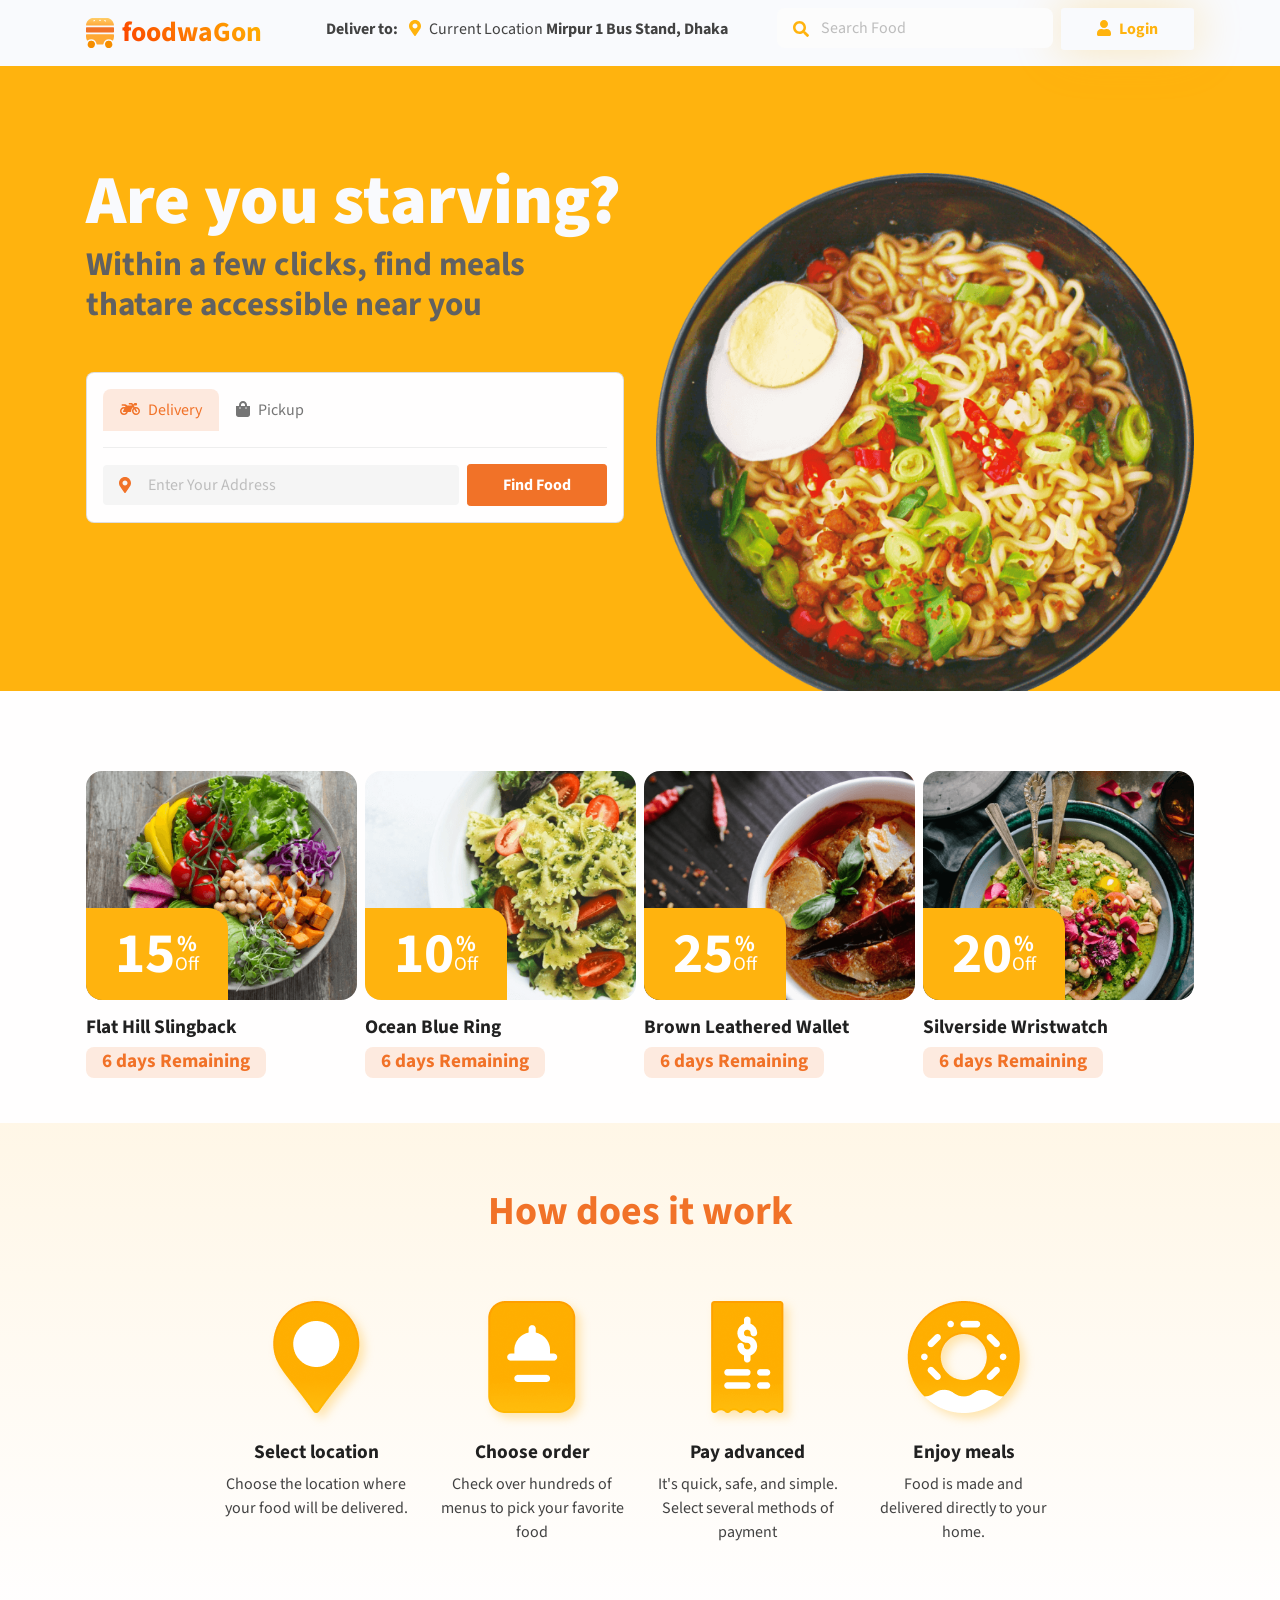
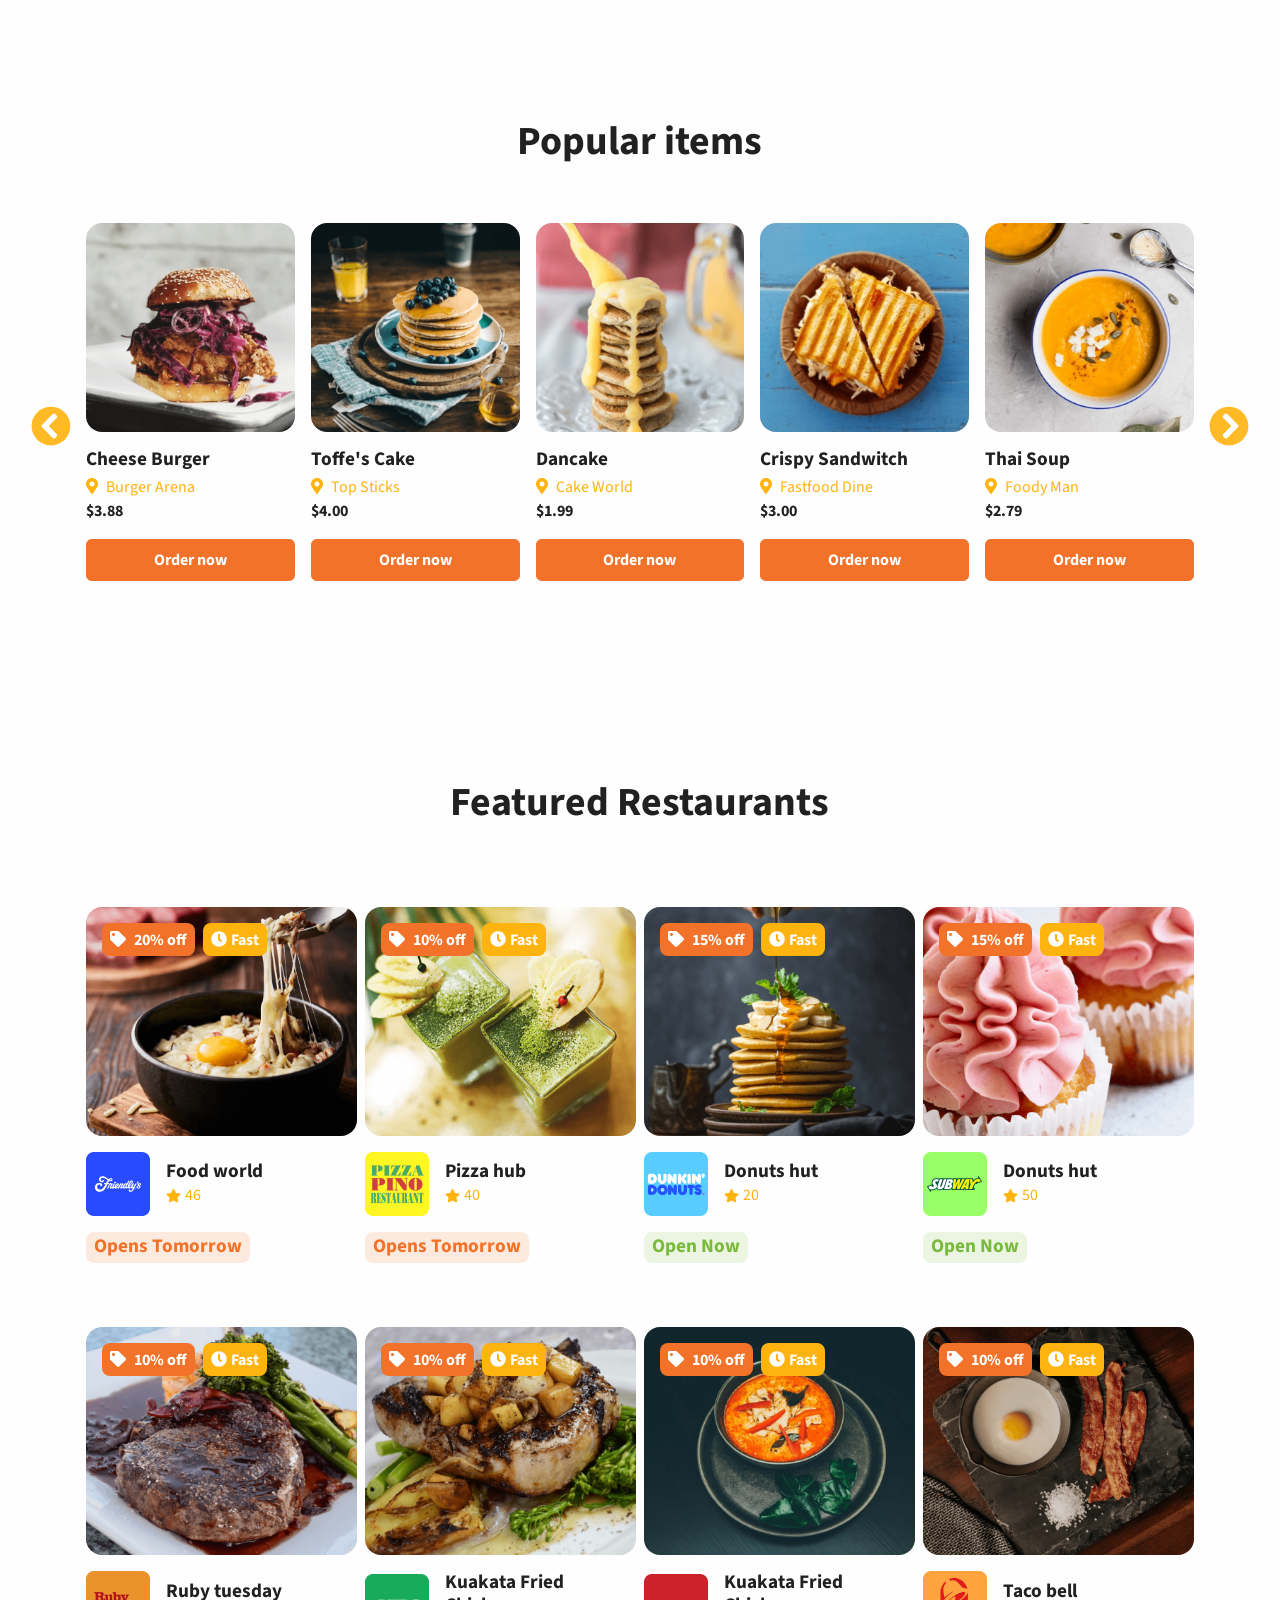
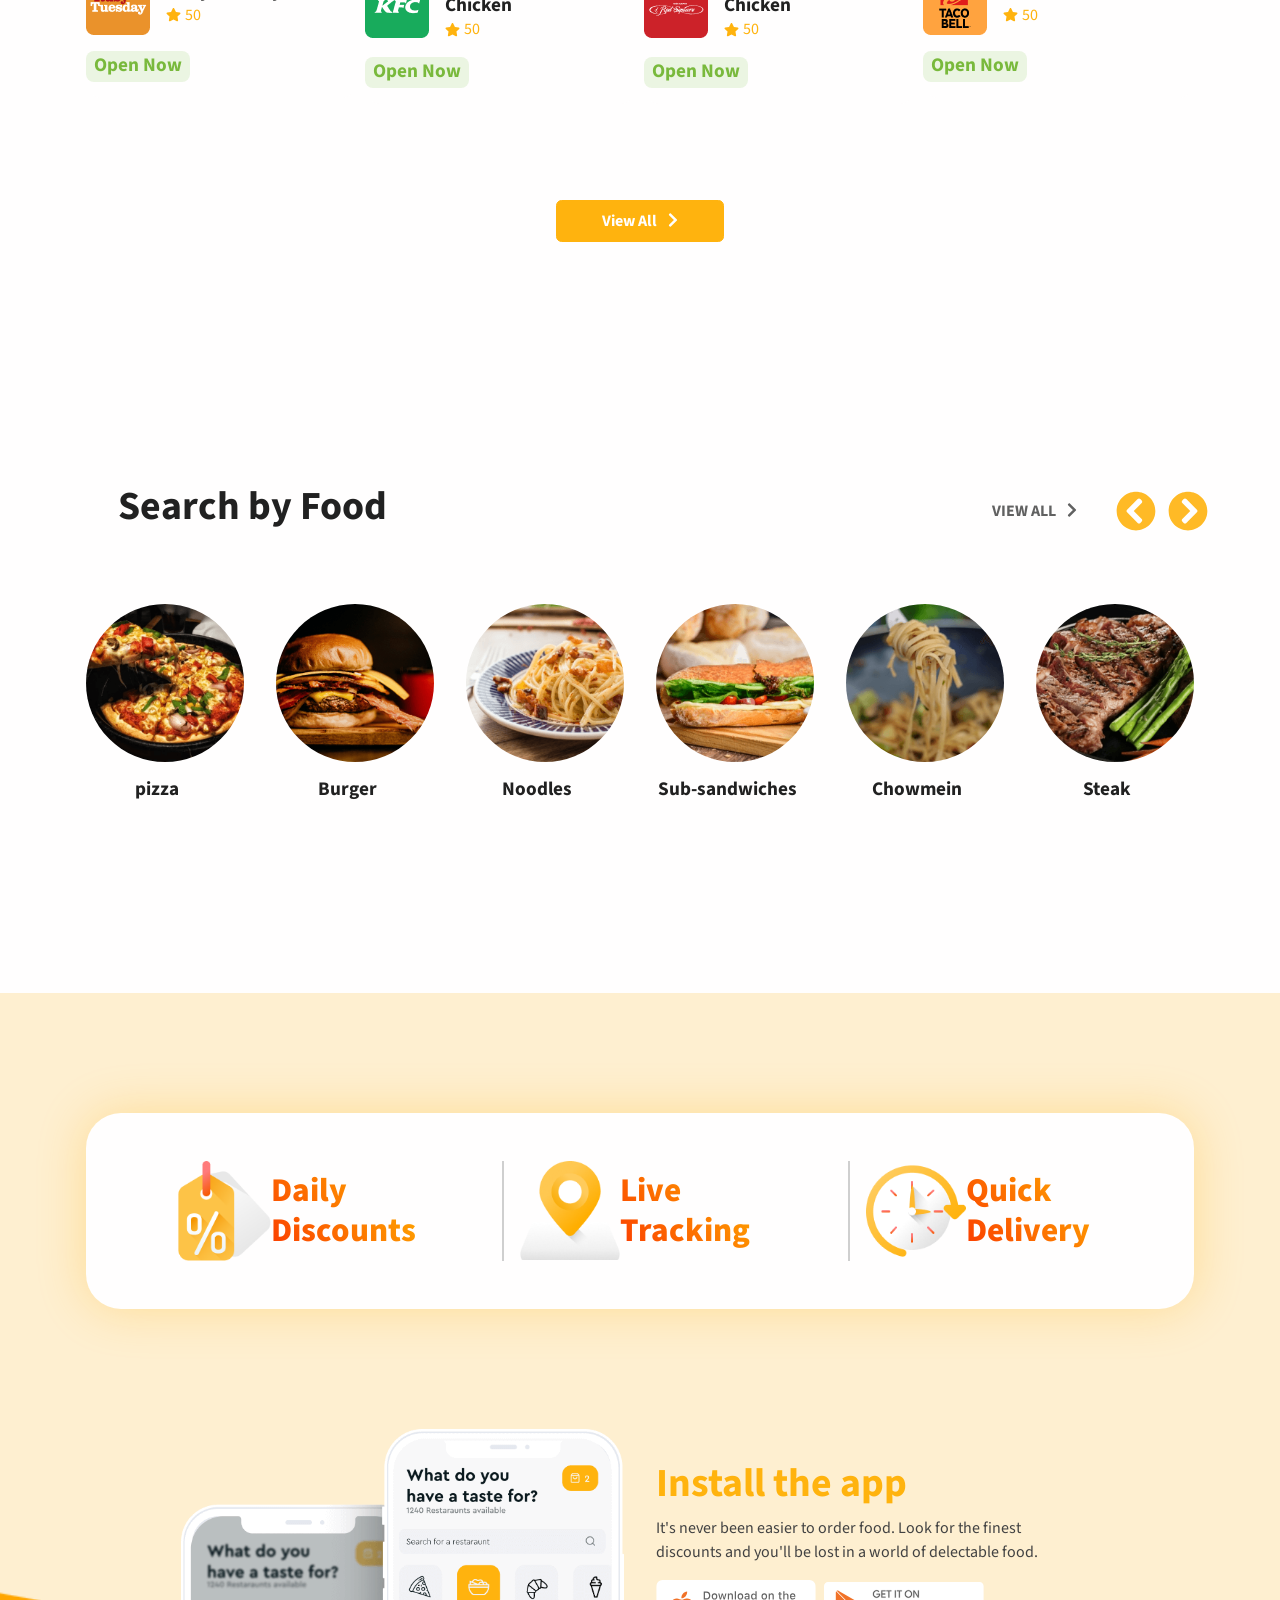
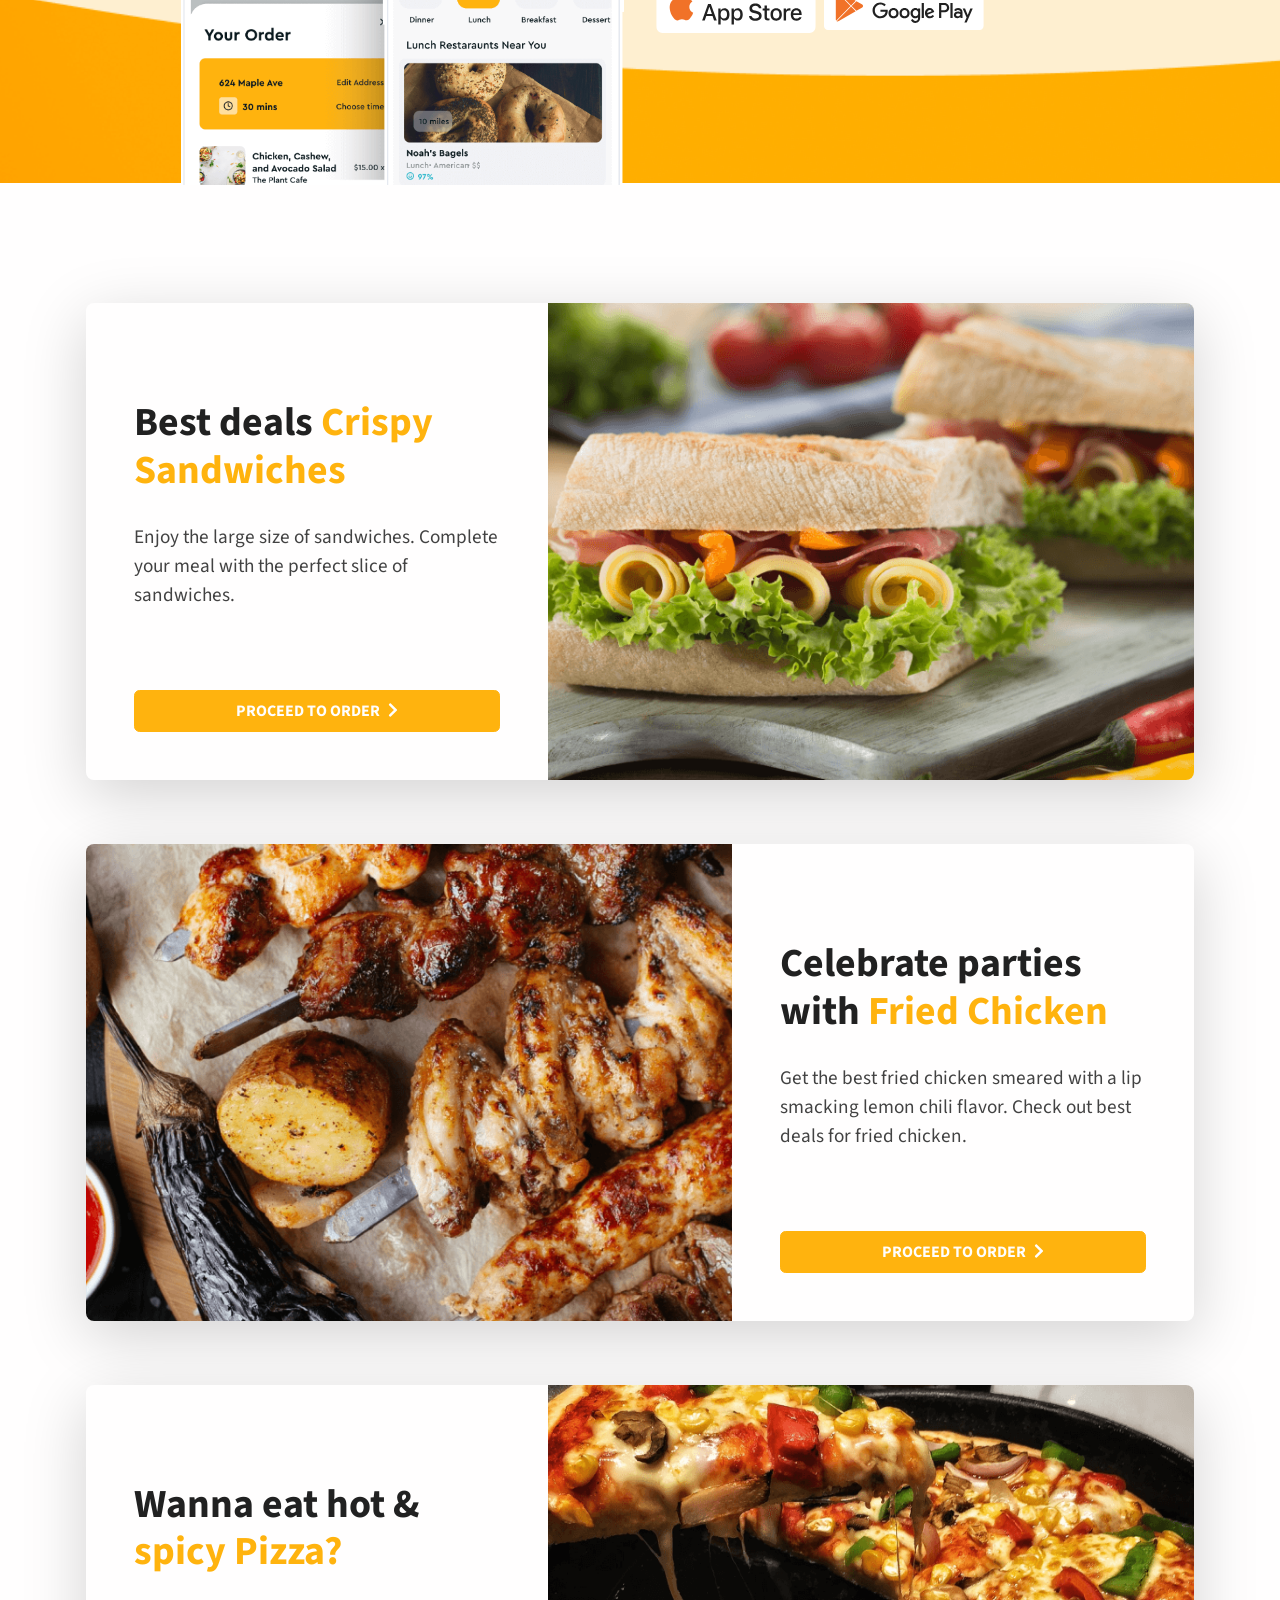
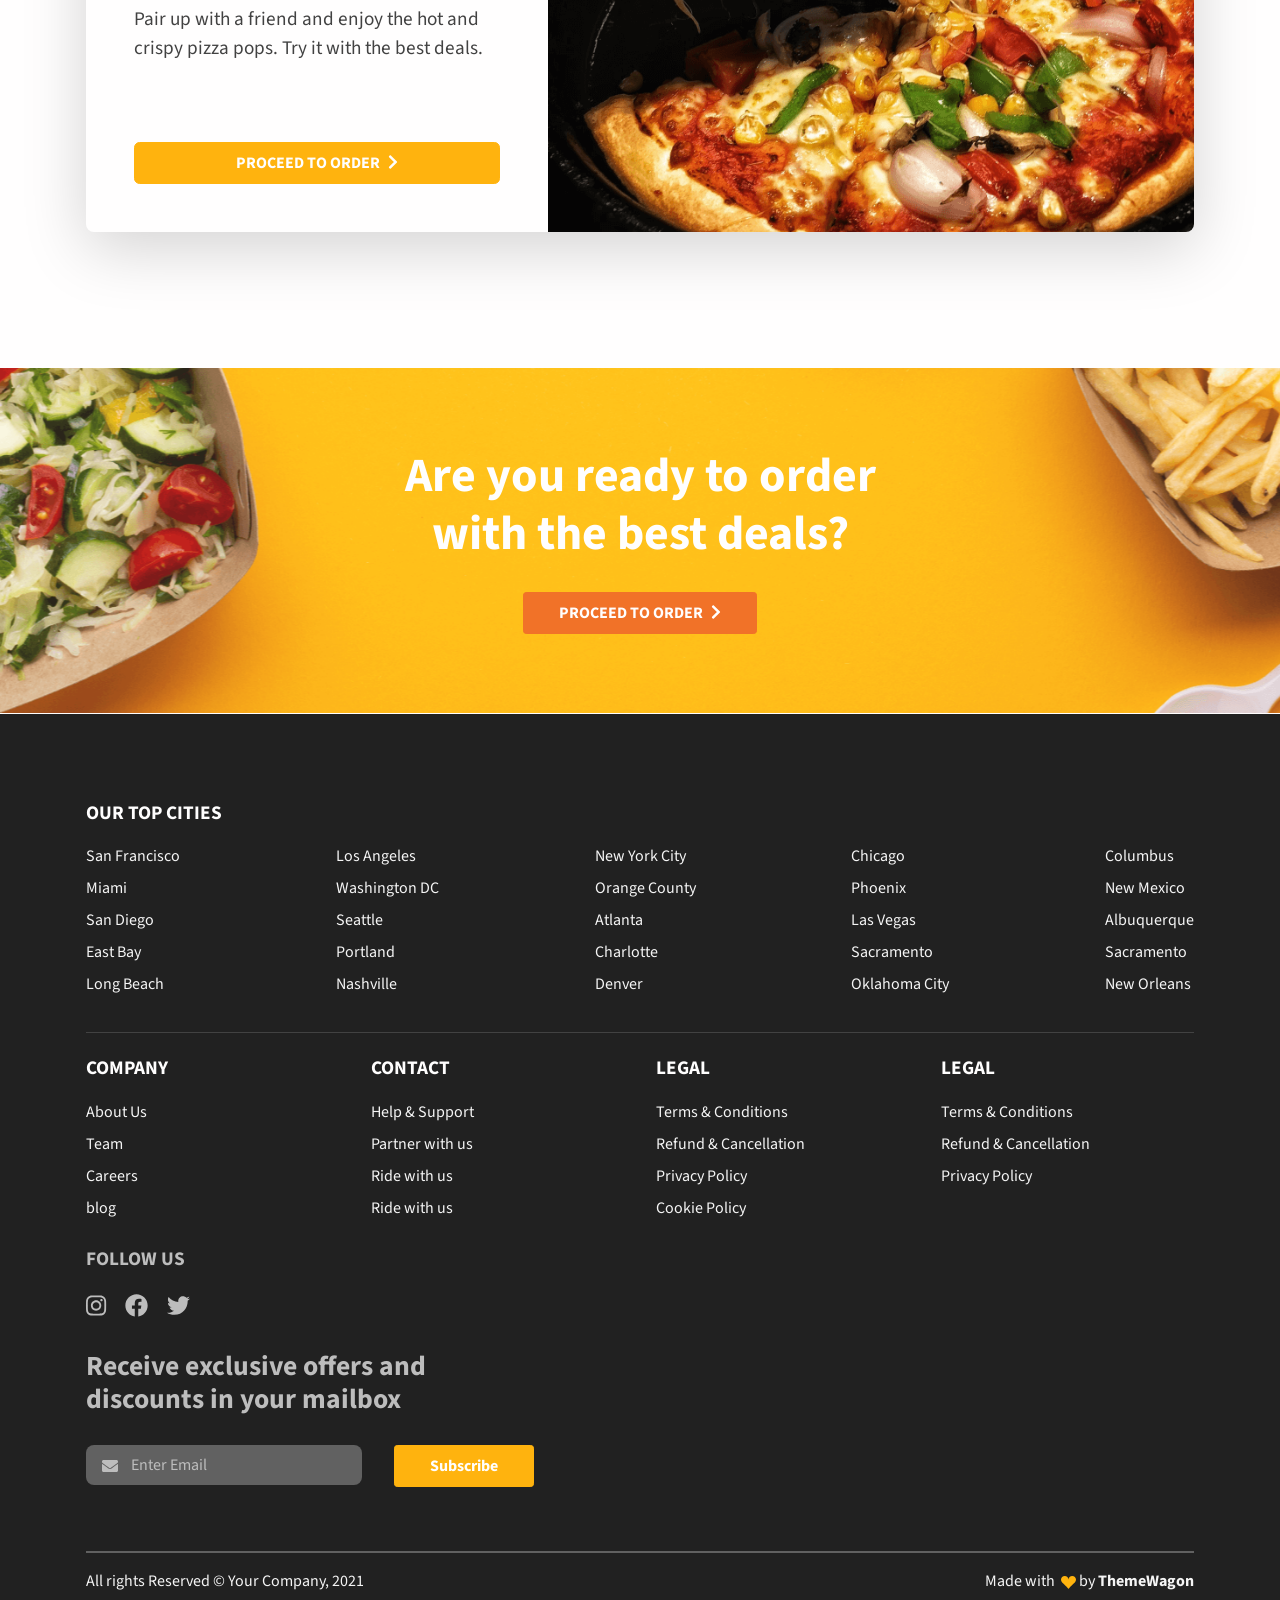
<file: index.html>
<!DOCTYPE html>
<html lang="en-US" dir="ltr">

  <head>
    <meta charset="utf-8">
    <meta http-equiv="X-UA-Compatible" content="IE=edge">
    <meta name="viewport" content="width=device-width, initial-scale=1">


    <!-- ===============================================-->
    <!--    Document Title-->
    <!-- ===============================================-->
    <title>Foodwagon | Responsive, Ecommerce &amp; Business Templatee</title>


    <!-- ===============================================-->
    <!--    Favicons-->
    <!-- ===============================================-->
    <link rel="apple-touch-icon" sizes="180x180" href="assets/img/favicons/apple-touch-icon.png">
    <link rel="icon" type="image/png" sizes="32x32" href="assets/img/favicons/favicon-32x32.png">
    <link rel="icon" type="image/png" sizes="16x16" href="assets/img/favicons/favicon-16x16.png">
    <link rel="shortcut icon" type="image/x-icon" href="assets/img/favicons/favicon.ico">
    <link rel="manifest" href="assets/img/favicons/manifest.json">
    <meta name="msapplication-TileImage" content="assets/img/favicons/mstile-150x150.png">
    <meta name="theme-color" content="#ffffff">


    <!-- ===============================================-->
    <!--    Stylesheets-->
    <!-- ===============================================-->
    <link href="assets/css/theme.css" rel="stylesheet" />

  </head>


  <body>

    <!-- ===============================================-->
    <!--    Main Content-->
    <!-- ===============================================-->
    <main class="main" id="top">
      <nav class="navbar navbar-expand-lg navbar-light bg-light fixed-top" data-navbar-on-scroll="data-navbar-on-scroll">
        <div class="container"><a class="navbar-brand d-inline-flex" href="index.html"><img class="d-inline-block" src="assets/img/gallery/logo.svg" alt="logo" /><span class="text-1000 fs-3 fw-bold ms-2 text-gradient">foodwaGon</span></a>
          <button class="navbar-toggler" type="button" data-bs-toggle="collapse" data-bs-target="#navbarSupportedContent" aria-controls="navbarSupportedContent" aria-expanded="false" aria-label="Toggle navigation"><span class="navbar-toggler-icon"> </span></button>
          <div class="collapse navbar-collapse border-top border-lg-0 my-2 mt-lg-0" id="navbarSupportedContent">
            <div class="mx-auto pt-5 pt-lg-0 d-block d-lg-none d-xl-block">
              <p class="mb-0 fw-bold text-lg-center">Deliver to: <i class="fas fa-map-marker-alt text-warning mx-2"></i><span class="fw-normal">Current Location </span><span>Mirpur 1 Bus Stand, Dhaka</span></p>
            </div>
            <form class="d-flex mt-4 mt-lg-0 ms-lg-auto ms-xl-0">
              <div class="input-group-icon pe-2"><i class="fas fa-search input-box-icon text-primary"></i>
                <input class="form-control border-0 input-box bg-100" type="search" placeholder="Search Food" aria-label="Search" />
              </div>
              <button class="btn btn-white shadow-warning text-warning" type="submit"> <i class="fas fa-user me-2"></i>Login</button>
            </form>
          </div>
        </div>
      </nav>
      <section class="py-5 overflow-hidden bg-primary" id="home">
        <div class="container">
          <div class="row flex-center">
            <div class="col-md-5 col-lg-6 order-0 order-md-1 mt-8 mt-md-0"><a class="img-landing-banner" href="#!"><img class="img-fluid" src="assets/img/gallery/hero-header.png" alt="hero-header" /></a></div>
            <div class="col-md-7 col-lg-6 py-8 text-md-start text-center">
              <h1 class="display-1 fs-md-5 fs-lg-6 fs-xl-8 text-light">Are you starving?</h1>
              <h1 class="text-800 mb-5 fs-4">Within a few clicks, find meals that<br class="d-none d-xxl-block" />are accessible near you</h1>
              <div class="card w-xxl-75">
                <div class="card-body">
                  <nav>
                    <div class="nav nav-tabs" id="nav-tab" role="tablist">
                      <button class="nav-link active mb-3" id="nav-home-tab" data-bs-toggle="tab" data-bs-target="#nav-home" type="button" role="tab" aria-controls="nav-home" aria-selected="true"><i class="fas fa-motorcycle me-2"></i>Delivery</button>
                      <button class="nav-link mb-3" id="nav-profile-tab" data-bs-toggle="tab" data-bs-target="#nav-profile" type="button" role="tab" aria-controls="nav-profile" aria-selected="false"><i class="fas fa-shopping-bag me-2"></i>Pickup</button>
                    </div>
                  </nav>
                  <div class="tab-content mt-3" id="nav-tabContent">
                    <div class="tab-pane fade show active" id="nav-home" role="tabpanel" aria-labelledby="nav-home-tab">
                      <form class="row gx-2 gy-2 align-items-center">
                        <div class="col">
                          <div class="input-group-icon"><i class="fas fa-map-marker-alt text-danger input-box-icon"></i>
                            <label class="visually-hidden" for="inputDelivery">Address</label>
                            <input class="form-control input-box form-foodwagon-control" id="inputDelivery" type="text" placeholder="Enter Your Address" />
                          </div>
                        </div>
                        <div class="d-grid gap-3 col-sm-auto">
                          <button class="btn btn-danger" type="submit">Find Food</button>
                        </div>
                      </form>
                    </div>
                    <div class="tab-pane fade" id="nav-profile" role="tabpanel" aria-labelledby="nav-profile-tab">
                      <form class="row gx-4 gy-2 align-items-center">
                        <div class="col">
                          <div class="input-group-icon"><i class="fas fa-map-marker-alt text-danger input-box-icon"></i>
                            <label class="visually-hidden" for="inputPickup">Address</label>
                            <input class="form-control input-box form-foodwagon-control" id="inputPickup" type="text" placeholder="Enter Your Address" />
                          </div>
                        </div>
                        <div class="d-grid gap-3 col-sm-auto">
                          <button class="btn btn-danger" type="submit">Find Food</button>
                        </div>
                      </form>
                    </div>
                  </div>
                </div>
              </div>
            </div>
          </div>
        </div>
      </section>


      <!-- ============================================-->
      <!-- <section> begin ============================-->
      <section class="py-0">

        <div class="container">
          <div class="row h-100 gx-2 mt-7">
            <div class="col-sm-6 col-lg-3 mb-3 mb-md-0 h-100 pb-4">
              <div class="card card-span h-100">
                <div class="position-relative"> <img class="img-fluid rounded-3 w-100" src="assets/img/gallery/discount-item-1.png" alt="..." />
                  <div class="card-actions">
                    <div class="badge badge-foodwagon bg-primary p-4">
                      <div class="d-flex flex-between-center">
                        <div class="text-white fs-7">15</div>
                        <div class="d-block text-white fs-2">% <br />
                          <div class="fw-normal fs-1 mt-2">Off</div>
                        </div>
                      </div>
                    </div>
                  </div>
                </div>
                <div class="card-body px-0">
                  <h5 class="fw-bold text-1000 text-truncate">Flat Hill Slingback</h5><span class="badge bg-soft-danger py-2 px-3"><span class="fs-1 text-danger">6 days Remaining</span></span>
                </div><a class="stretched-link" href="#"></a>
              </div>
            </div>
            <div class="col-sm-6 col-lg-3 mb-3 mb-md-0 h-100 pb-4">
              <div class="card card-span h-100">
                <div class="position-relative"> <img class="img-fluid rounded-3 w-100" src="assets/img/gallery/discount-item-2.png" alt="..." />
                  <div class="card-actions">
                    <div class="badge badge-foodwagon bg-primary p-4">
                      <div class="d-flex flex-between-center">
                        <div class="text-white fs-7">10</div>
                        <div class="d-block text-white fs-2">% <br />
                          <div class="fw-normal fs-1 mt-2">Off</div>
                        </div>
                      </div>
                    </div>
                  </div>
                </div>
                <div class="card-body px-0">
                  <h5 class="fw-bold text-1000 text-truncate">Ocean Blue Ring</h5><span class="badge bg-soft-danger py-2 px-3"><span class="fs-1 text-danger">6 days Remaining</span></span>
                </div><a class="stretched-link" href="#"></a>
              </div>
            </div>
            <div class="col-sm-6 col-lg-3 mb-3 mb-md-0 h-100 pb-4">
              <div class="card card-span h-100">
                <div class="position-relative"> <img class="img-fluid rounded-3 w-100" src="assets/img/gallery/discount-item-3.png" alt="..." />
                  <div class="card-actions">
                    <div class="badge badge-foodwagon bg-primary p-4">
                      <div class="d-flex flex-between-center">
                        <div class="text-white fs-7">25</div>
                        <div class="d-block text-white fs-2">% <br />
                          <div class="fw-normal fs-1 mt-2">Off</div>
                        </div>
                      </div>
                    </div>
                  </div>
                </div>
                <div class="card-body px-0">
                  <h5 class="fw-bold text-1000 text-truncate">Brown Leathered Wallet</h5><span class="badge bg-soft-danger py-2 px-3"><span class="fs-1 text-danger">6 days Remaining</span></span>
                </div><a class="stretched-link" href="#"></a>
              </div>
            </div>
            <div class="col-sm-6 col-lg-3 mb-3 mb-md-0 h-100 pb-4">
              <div class="card card-span h-100">
                <div class="position-relative"> <img class="img-fluid rounded-3 w-100" src="assets/img/gallery/discount-item-4.png" alt="..." />
                  <div class="card-actions">
                    <div class="badge badge-foodwagon bg-primary p-4">
                      <div class="d-flex flex-between-center">
                        <div class="text-white fs-7">20</div>
                        <div class="d-block text-white fs-2">% <br />
                          <div class="fw-normal fs-1 mt-2">Off</div>
                        </div>
                      </div>
                    </div>
                  </div>
                </div>
                <div class="card-body px-0">
                  <h5 class="fw-bold text-1000 text-truncate">Silverside Wristwatch</h5><span class="badge bg-soft-danger py-2 px-3"><span class="fs-1 text-danger">6 days Remaining</span></span>
                </div><a class="stretched-link" href="#"></a>
              </div>
            </div>
          </div>
        </div><!-- end of .container-->

      </section>
      <!-- <section> close ============================-->
      <!-- ============================================-->




      <!-- ============================================-->
      <!-- <section> begin ============================-->
      <section class="py-0 bg-primary-gradient">

        <div class="container">
          <div class="row justify-content-center g-0">
            <div class="col-xl-9">
              <div class="col-lg-6 text-center mx-auto mb-3 mb-md-5 mt-4">
                <h5 class="fw-bold text-danger fs-3 fs-lg-5 lh-sm my-6">How does it work</h5>
              </div>
              <div class="row">
                <div class="col-sm-6 col-md-3 mb-6">
                  <div class="text-center"><img class="shadow-icon" src="assets/img/gallery/location.png" height="112" alt="..." />
                    <h5 class="mt-4 fw-bold">Select location</h5>
                    <p class="mb-md-0">Choose the location where your food will be delivered.</p>
                  </div>
                </div>
                <div class="col-sm-6 col-md-3 mb-6">
                  <div class="text-center"><img class="shadow-icon" src="assets/img/gallery/order.png" height="112" alt="..." />
                    <h5 class="mt-4 fw-bold">Choose order</h5>
                    <p class="mb-md-0">Check over hundreds of menus to pick your favorite food</p>
                  </div>
                </div>
                <div class="col-sm-6 col-md-3 mb-6">
                  <div class="text-center"><img class="shadow-icon" src="assets/img/gallery/pay.png" height="112" alt="..." />
                    <h5 class="mt-4 fw-bold">Pay advanced</h5>
                    <p class="mb-md-0">It's quick, safe, and simple. Select several methods of payment</p>
                  </div>
                </div>
                <div class="col-sm-6 col-md-3 mb-6">
                  <div class="text-center"><img class="shadow-icon" src="assets/img/gallery/meals.png" height="112" alt="..." />
                    <h5 class="mt-4 fw-bold">Enjoy meals</h5>
                    <p class="mb-md-0">Food is made and delivered directly to your home.</p>
                  </div>
                </div>
              </div>
            </div>
          </div>
        </div><!-- end of .container-->

      </section>
      <!-- <section> close ============================-->
      <!-- ============================================-->




      <!-- ============================================-->
      <!-- <section> begin ============================-->
      <section class="py-4 overflow-hidden">

        <div class="container">
          <div class="row h-100">
            <div class="col-lg-7 mx-auto text-center mt-7 mb-5">
              <h5 class="fw-bold fs-3 fs-lg-5 lh-sm">Popular items</h5>
            </div>
            <div class="col-12">
              <div class="carousel slide" id="carouselPopularItems" data-bs-touch="false" data-bs-interval="false">
                <div class="carousel-inner">
                  <div class="carousel-item active" data-bs-interval="10000">
                    <div class="row gx-3 h-100 align-items-center">
                      <div class="col-sm-6 col-md-4 col-xl mb-5 h-100">
                        <div class="card card-span h-100 rounded-3"><img class="img-fluid rounded-3 h-100" src="assets/img/gallery/cheese-burger.png" alt="..." />
                          <div class="card-body ps-0">
                            <h5 class="fw-bold text-1000 text-truncate mb-1">Cheese Burger</h5>
                            <div><span class="text-warning me-2"><i class="fas fa-map-marker-alt"></i></span><span class="text-primary">Burger Arena</span></div><span class="text-1000 fw-bold">$3.88</span>
                          </div>
                        </div>
                        <div class="d-grid gap-2"><a class="btn btn-lg btn-danger" href="#!" role="button">Order now</a></div>
                      </div>
                      <div class="col-sm-6 col-md-4 col-xl mb-5 h-100">
                        <div class="card card-span h-100 rounded-3"><img class="img-fluid rounded-3 h-100" src="assets/img/gallery/toffes-cake.png" alt="..." />
                          <div class="card-body ps-0">
                            <h5 class="fw-bold text-1000 text-truncate mb-1">Toffe's Cake</h5>
                            <div><span class="text-warning me-2"><i class="fas fa-map-marker-alt"></i></span><span class="text-primary">Top Sticks</span></div><span class="text-1000 fw-bold">$4.00</span>
                          </div>
                        </div>
                        <div class="d-grid gap-2"><a class="btn btn-lg btn-danger" href="#!" role="button">Order now</a></div>
                      </div>
                      <div class="col-sm-6 col-md-4 col-xl mb-5 h-100">
                        <div class="card card-span h-100 rounded-3"><img class="img-fluid rounded-3 h-100" src="assets/img/gallery/dancake.png" alt="..." />
                          <div class="card-body ps-0">
                            <h5 class="fw-bold text-1000 text-truncate mb-1">Dancake</h5>
                            <div><span class="text-warning me-2"><i class="fas fa-map-marker-alt"></i></span><span class="text-primary">Cake World</span></div><span class="text-1000 fw-bold">$1.99</span>
                          </div>
                        </div>
                        <div class="d-grid gap-2"><a class="btn btn-lg btn-danger" href="#!" role="button">Order now</a></div>
                      </div>
                      <div class="col-sm-6 col-md-4 col-xl mb-5 h-100">
                        <div class="card card-span h-100 rounded-3"><img class="img-fluid rounded-3 h-100" src="assets/img/gallery/crispy-sandwitch.png" alt="..." />
                          <div class="card-body ps-0">
                            <h5 class="fw-bold text-1000 text-truncate mb-1">Crispy Sandwitch</h5>
                            <div><span class="text-warning me-2"><i class="fas fa-map-marker-alt"></i></span><span class="text-primary">Fastfood Dine</span></div><span class="text-1000 fw-bold">$3.00</span>
                          </div>
                        </div>
                        <div class="d-grid gap-2"><a class="btn btn-lg btn-danger" href="#!" role="button">Order now</a></div>
                      </div>
                      <div class="col-sm-6 col-md-4 col-xl mb-5 h-100">
                        <div class="card card-span h-100 rounded-3"><img class="img-fluid rounded-3 h-100" src="assets/img/gallery/thai-soup.png" alt="..." />
                          <div class="card-body ps-0">
                            <h5 class="fw-bold text-1000 text-truncate mb-1">Thai Soup</h5>
                            <div><span class="text-warning me-2"><i class="fas fa-map-marker-alt"></i></span><span class="text-primary">Foody Man</span></div><span class="text-1000 fw-bold">$2.79</span>
                          </div>
                        </div>
                        <div class="d-grid gap-2"><a class="btn btn-lg btn-danger" href="#!" role="button">Order now</a></div>
                      </div>
                    </div>
                  </div>
                  <div class="carousel-item" data-bs-interval="5000">
                    <div class="row gx-3 h-100 align-items-center">
                      <div class="col-sm-6 col-md-4 col-xl mb-5 h-100">
                        <div class="card card-span h-100 rounded-3"><img class="img-fluid rounded-3 h-100" src="assets/img/gallery/cheese-burger.png" alt="..." />
                          <div class="card-body ps-0">
                            <h5 class="fw-bold text-1000 text-truncate mb-1">Cheese Burger</h5>
                            <div><span class="text-warning me-2"><i class="fas fa-map-marker-alt"></i></span><span class="text-primary">Burger Arena</span></div><span class="text-1000 fw-bold">$3.88</span>
                          </div>
                        </div>
                        <div class="d-grid gap-2"><a class="btn btn-lg btn-danger" href="#!" role="button">Order now</a></div>
                      </div>
                      <div class="col-sm-6 col-md-4 col-xl mb-5 h-100">
                        <div class="card card-span h-100 rounded-3"><img class="img-fluid rounded-3 h-100" src="assets/img/gallery/toffes-cake.png" alt="..." />
                          <div class="card-body ps-0">
                            <h5 class="fw-bold text-1000 text-truncate mb-1">Toffe's Cake</h5>
                            <div><span class="text-warning me-2"><i class="fas fa-map-marker-alt"></i></span><span class="text-primary">Top Sticks</span></div><span class="text-1000 fw-bold">$4.00</span>
                          </div>
                        </div>
                        <div class="d-grid gap-2"><a class="btn btn-lg btn-danger" href="#!" role="button">Order now</a></div>
                      </div>
                      <div class="col-sm-6 col-md-4 col-xl mb-5 h-100">
                        <div class="card card-span h-100 rounded-3"><img class="img-fluid rounded-3 h-100" src="assets/img/gallery/dancake.png" alt="..." />
                          <div class="card-body ps-0">
                            <h5 class="fw-bold text-1000 text-truncate mb-1">Dancake</h5>
                            <div><span class="text-warning me-2"><i class="fas fa-map-marker-alt"></i></span><span class="text-primary">Cake World</span></div><span class="text-1000 fw-bold">$1.99</span>
                          </div>
                        </div>
                        <div class="d-grid gap-2"><a class="btn btn-lg btn-danger" href="#!" role="button">Order now</a></div>
                      </div>
                      <div class="col-sm-6 col-md-4 col-xl mb-5 h-100">
                        <div class="card card-span h-100 rounded-3"><img class="img-fluid rounded-3 h-100" src="assets/img/gallery/crispy-sandwitch.png" alt="..." />
                          <div class="card-body ps-0">
                            <h5 class="fw-bold text-1000 text-truncate mb-1">Crispy Sandwitch</h5>
                            <div><span class="text-warning me-2"><i class="fas fa-map-marker-alt"></i></span><span class="text-primary">Fastfood Dine</span></div><span class="text-1000 fw-bold">$3.00</span>
                          </div>
                        </div>
                        <div class="d-grid gap-2"><a class="btn btn-lg btn-danger" href="#!" role="button">Order now</a></div>
                      </div>
                      <div class="col-sm-6 col-md-4 col-xl mb-5 h-100">
                        <div class="card card-span h-100 rounded-3"><img class="img-fluid rounded-3 h-100" src="assets/img/gallery/thai-soup.png" alt="..." />
                          <div class="card-body ps-0">
                            <h5 class="fw-bold text-1000 text-truncate mb-1">Thai Soup</h5>
                            <div><span class="text-warning me-2"><i class="fas fa-map-marker-alt"></i></span><span class="text-primary">Foody Man</span></div><span class="text-1000 fw-bold">$2.79</span>
                          </div>
                        </div>
                        <div class="d-grid gap-2"><a class="btn btn-lg btn-danger" href="#!" role="button">Order now</a></div>
                      </div>
                    </div>
                  </div>
                  <div class="carousel-item" data-bs-interval="3000">
                    <div class="row gx-3 h-100 align-items-center">
                      <div class="col-sm-6 col-md-4 col-xl mb-5 h-100">
                        <div class="card card-span h-100 rounded-3"><img class="img-fluid rounded-3 h-100" src="assets/img/gallery/cheese-burger.png" alt="..." />
                          <div class="card-body ps-0">
                            <h5 class="fw-bold text-1000 text-truncate mb-1">Cheese Burger</h5>
                            <div><span class="text-warning me-2"><i class="fas fa-map-marker-alt"></i></span><span class="text-primary">Burger Arena</span></div><span class="text-1000 fw-bold">$3.88</span>
                          </div>
                        </div>
                        <div class="d-grid gap-2"><a class="btn btn-lg btn-danger" href="#!" role="button">Order now</a></div>
                      </div>
                      <div class="col-sm-6 col-md-4 col-xl mb-5 h-100">
                        <div class="card card-span h-100 rounded-3"><img class="img-fluid rounded-3 h-100" src="assets/img/gallery/toffes-cake.png" alt="..." />
                          <div class="card-body ps-0">
                            <h5 class="fw-bold text-1000 text-truncate mb-1">Toffe's Cake</h5>
                            <div><span class="text-warning me-2"><i class="fas fa-map-marker-alt"></i></span><span class="text-primary">Top Sticks</span></div><span class="text-1000 fw-bold">$4.00</span>
                          </div>
                        </div>
                        <div class="d-grid gap-2"><a class="btn btn-lg btn-danger" href="#!" role="button">Order now</a></div>
                      </div>
                      <div class="col-sm-6 col-md-4 col-xl mb-5 h-100">
                        <div class="card card-span h-100 rounded-3"><img class="img-fluid rounded-3 h-100" src="assets/img/gallery/dancake.png" alt="..." />
                          <div class="card-body ps-0">
                            <h5 class="fw-bold text-1000 text-truncate mb-1">Dancake</h5>
                            <div><span class="text-warning me-2"><i class="fas fa-map-marker-alt"></i></span><span class="text-primary">Cake World</span></div><span class="text-1000 fw-bold">$1.99</span>
                          </div>
                        </div>
                        <div class="d-grid gap-2"><a class="btn btn-lg btn-danger" href="#!" role="button">Order now</a></div>
                      </div>
                      <div class="col-sm-6 col-md-4 col-xl mb-5 h-100">
                        <div class="card card-span h-100 rounded-3"><img class="img-fluid rounded-3 h-100" src="assets/img/gallery/crispy-sandwitch.png" alt="..." />
                          <div class="card-body ps-0">
                            <h5 class="fw-bold text-1000 text-truncate mb-1">Crispy Sandwitch</h5>
                            <div><span class="text-warning me-2"><i class="fas fa-map-marker-alt"></i></span><span class="text-primary">Fastfood Dine</span></div><span class="text-1000 fw-bold">$3.00</span>
                          </div>
                        </div>
                        <div class="d-grid gap-2"><a class="btn btn-lg btn-danger" href="#!" role="button">Order now</a></div>
                      </div>
                      <div class="col-sm-6 col-md-4 col-xl mb-5 h-100">
                        <div class="card card-span h-100 rounded-3"><img class="img-fluid rounded-3 h-100" src="assets/img/gallery/thai-soup.png" alt="..." />
                          <div class="card-body ps-0">
                            <h5 class="fw-bold text-1000 text-truncate mb-1">Thai Soup</h5>
                            <div><span class="text-warning me-2"><i class="fas fa-map-marker-alt"></i></span><span class="text-primary">Foody Man</span></div><span class="text-1000 fw-bold">$2.79</span>
                          </div>
                        </div>
                        <div class="d-grid gap-2"><a class="btn btn-lg btn-danger" href="#!" role="button">Order now</a></div>
                      </div>
                    </div>
                  </div>
                  <div class="carousel-item">
                    <div class="row gx-3 h-100 align-items-center">
                      <div class="col-sm-6 col-md-4 col-xl mb-5 h-100">
                        <div class="card card-span h-100 rounded-3"><img class="img-fluid rounded-3 h-100" src="assets/img/gallery/cheese-burger.png" alt="..." />
                          <div class="card-body ps-0">
                            <h5 class="fw-bold text-1000 text-truncate mb-1">Cheese Burger</h5>
                            <div><span class="text-warning me-2"><i class="fas fa-map-marker-alt"></i></span><span class="text-primary">Burger Arena</span></div><span class="text-1000 fw-bold">$3.88</span>
                          </div>
                        </div>
                        <div class="d-grid gap-2"><a class="btn btn-lg btn-danger" href="#!" role="button">Order now</a></div>
                      </div>
                      <div class="col-sm-6 col-md-4 col-xl mb-5 h-100">
                        <div class="card card-span h-100 rounded-3"><img class="img-fluid rounded-3 h-100" src="assets/img/gallery/toffes-cake.png" alt="..." />
                          <div class="card-body ps-0">
                            <h5 class="fw-bold text-1000 text-truncate mb-1">Toffe's Cake</h5>
                            <div><span class="text-warning me-2"><i class="fas fa-map-marker-alt"></i></span><span class="text-primary">Top Sticks</span></div><span class="text-1000 fw-bold">$4.00</span>
                          </div>
                        </div>
                        <div class="d-grid gap-2"><a class="btn btn-lg btn-danger" href="#!" role="button">Order now</a></div>
                      </div>
                      <div class="col-sm-6 col-md-4 col-xl mb-5 h-100">
                        <div class="card card-span h-100 rounded-3"><img class="img-fluid rounded-3 h-100" src="assets/img/gallery/dancake.png" alt="..." />
                          <div class="card-body ps-0">
                            <h5 class="fw-bold text-1000 text-truncate mb-1">Dancake</h5>
                            <div><span class="text-warning me-2"><i class="fas fa-map-marker-alt"></i></span><span class="text-primary">Cake World</span></div><span class="text-1000 fw-bold">$1.99</span>
                          </div>
                        </div>
                        <div class="d-grid gap-2"><a class="btn btn-lg btn-danger" href="#!" role="button">Order now</a></div>
                      </div>
                      <div class="col-sm-6 col-md-4 col-xl mb-5 h-100">
                        <div class="card card-span h-100 rounded-3"><img class="img-fluid rounded-3 h-100" src="assets/img/gallery/crispy-sandwitch.png" alt="..." />
                          <div class="card-body ps-0">
                            <h5 class="fw-bold text-1000 text-truncate mb-1">Crispy Sandwitch</h5>
                            <div><span class="text-warning me-2"><i class="fas fa-map-marker-alt"></i></span><span class="text-primary">Fastfood Dine</span></div><span class="text-1000 fw-bold">$3.00</span>
                          </div>
                        </div>
                        <div class="d-grid gap-2"><a class="btn btn-lg btn-danger" href="#!" role="button">Order now</a></div>
                      </div>
                      <div class="col-sm-6 col-md-4 col-xl mb-5 h-100">
                        <div class="card card-span h-100 rounded-3"><img class="img-fluid rounded-3 h-100" src="assets/img/gallery/thai-soup.png" alt="..." />
                          <div class="card-body ps-0">
                            <h5 class="fw-bold text-1000 text-truncate mb-1">Thai Soup</h5>
                            <div><span class="text-warning me-2"><i class="fas fa-map-marker-alt"></i></span><span class="text-primary">Foody Man</span></div><span class="text-1000 fw-bold">$2.79</span>
                          </div>
                        </div>
                        <div class="d-grid gap-2"><a class="btn btn-lg btn-danger" href="#!" role="button">Order now</a></div>
                      </div>
                    </div>
                  </div>
                </div>
                <button class="carousel-control-prev carousel-icon" type="button" data-bs-target="#carouselPopularItems" data-bs-slide="prev"><span class="carousel-control-prev-icon hover-top-shadow" aria-hidden="true"></span><span class="visually-hidden">Previous</span></button>
                <button class="carousel-control-next carousel-icon" type="button" data-bs-target="#carouselPopularItems" data-bs-slide="next"><span class="carousel-control-next-icon hover-top-shadow" aria-hidden="true"></span><span class="visually-hidden">Next </span></button>
              </div>
            </div>
          </div>
        </div><!-- end of .container-->

      </section>
      <!-- <section> close ============================-->
      <!-- ============================================-->


      <section id="testimonial">
        <div class="container">
          <div class="row h-100">
            <div class="col-lg-7 mx-auto text-center mb-6">
              <h5 class="fw-bold fs-3 fs-lg-5 lh-sm mb-3">Featured Restaurants</h5>
            </div>
          </div>
          <div class="row gx-2">
            <div class="col-sm-6 col-md-4 col-lg-3 h-100 mb-5">
              <div class="card card-span h-100 text-white rounded-3"><img class="img-fluid rounded-3 h-100" src="assets/img/gallery/food-world.png" alt="..." />
                <div class="card-img-overlay ps-0"><span class="badge bg-danger p-2 ms-3"><i class="fas fa-tag me-2 fs-0"></i><span class="fs-0">20% off</span></span><span class="badge bg-primary ms-2 me-1 p-2"><i class="fas fa-clock me-1 fs-0"></i><span class="fs-0">Fast</span></span></div>
                <div class="card-body ps-0">
                  <div class="d-flex align-items-center mb-3"><img class="img-fluid" src="assets/img/gallery/food-world-logo.png" alt="" />
                    <div class="flex-1 ms-3">
                      <h5 class="mb-0 fw-bold text-1000">Food world</h5><span class="text-primary fs--1 me-1"><i class="fas fa-star"></i></span><span class="mb-0 text-primary">46</span>
                    </div>
                  </div><span class="badge bg-soft-danger p-2"><span class="fw-bold fs-1 text-danger">Opens Tomorrow</span></span>
                </div>
              </div>
            </div>
            <div class="col-sm-6 col-md-4 col-lg-3 h-100 mb-5">
              <div class="card card-span h-100 text-white rounded-3"><img class="img-fluid rounded-3 h-100" src="assets/img/gallery/pizza-hub.png" alt="..." />
                <div class="card-img-overlay ps-0"><span class="badge bg-danger p-2 ms-3"><i class="fas fa-tag me-2 fs-0"></i><span class="fs-0">10% off</span></span><span class="badge bg-primary ms-2 me-1 p-2"><i class="fas fa-clock me-1 fs-0"></i><span class="fs-0">Fast</span></span></div>
                <div class="card-body ps-0">
                  <div class="d-flex align-items-center mb-3"><img class="img-fluid" src="assets/img/gallery/pizzahub-logo.png" alt="" />
                    <div class="flex-1 ms-3">
                      <h5 class="mb-0 fw-bold text-1000">Pizza hub</h5><span class="text-primary fs--1 me-1"><i class="fas fa-star"></i></span><span class="mb-0 text-primary">40</span>
                    </div>
                  </div><span class="badge bg-soft-danger p-2"><span class="fw-bold fs-1 text-danger">Opens Tomorrow</span></span>
                </div>
              </div>
            </div>
            <div class="col-sm-6 col-md-4 col-lg-3 h-100 mb-5">
              <div class="card card-span h-100 text-white rounded-3"><img class="img-fluid rounded-3 h-100" src="assets/img/gallery/donuts-hut.png" alt="..." />
                <div class="card-img-overlay ps-0"><span class="badge bg-danger p-2 ms-3"><i class="fas fa-tag me-2 fs-0"></i><span class="fs-0">15% off</span></span><span class="badge bg-primary ms-2 me-1 p-2"><i class="fas fa-clock me-1 fs-0"></i><span class="fs-0">Fast</span></span></div>
                <div class="card-body ps-0">
                  <div class="d-flex align-items-center mb-3"><img class="img-fluid" src="assets/img/gallery/donuts-hut-logo.png" alt="" />
                    <div class="flex-1 ms-3">
                      <h5 class="mb-0 fw-bold text-1000">Donuts hut</h5><span class="text-primary fs--1 me-1"><i class="fas fa-star"></i></span><span class="mb-0 text-primary">20</span>
                    </div>
                  </div><span class="badge bg-soft-success p-2"><span class="fw-bold fs-1 text-success">Open Now</span></span>
                </div>
              </div>
            </div>
            <div class="col-sm-6 col-md-4 col-lg-3 h-100 mb-5">
              <div class="card card-span h-100 text-white rounded-3"><img class="img-fluid rounded-3 h-100" src="assets/img/gallery/donuthut.png" alt="..." />
                <div class="card-img-overlay ps-0"><span class="badge bg-danger p-2 ms-3"><i class="fas fa-tag me-2 fs-0"></i><span class="fs-0">15% off</span></span><span class="badge bg-primary ms-2 me-1 p-2"><i class="fas fa-clock me-1 fs-0"></i><span class="fs-0">Fast</span></span></div>
                <div class="card-body ps-0">
                  <div class="d-flex align-items-center mb-3"><img class="img-fluid" src="assets/img/gallery/donut-hut-logo.png" alt="" />
                    <div class="flex-1 ms-3">
                      <h5 class="mb-0 fw-bold text-1000">Donuts hut</h5><span class="text-primary fs--1 me-1"><i class="fas fa-star"></i></span><span class="mb-0 text-primary">50</span>
                    </div>
                  </div><span class="badge bg-soft-success p-2"><span class="fw-bold fs-1 text-success">Open Now</span></span>
                </div>
              </div>
            </div>
            <div class="col-sm-6 col-md-4 col-lg-3 h-100 mb-5">
              <div class="card card-span h-100 text-white rounded-3"><img class="img-fluid rounded-3 h-100" src="assets/img/gallery/ruby-tuesday.png" alt="..." />
                <div class="card-img-overlay ps-0"><span class="badge bg-danger p-2 ms-3"><i class="fas fa-tag me-2 fs-0"></i><span class="fs-0">10% off</span></span><span class="badge bg-primary ms-2 me-1 p-2"><i class="fas fa-clock me-1 fs-0"></i><span class="fs-0">Fast</span></span></div>
                <div class="card-body ps-0">
                  <div class="d-flex align-items-center mb-3"><img class="img-fluid" src="assets/img/gallery/ruby-tuesday-logo.png" alt="" />
                    <div class="flex-1 ms-3">
                      <h5 class="mb-0 fw-bold text-1000">Ruby tuesday</h5><span class="text-primary fs--1 me-1"><i class="fas fa-star"></i></span><span class="mb-0 text-primary">50</span>
                    </div>
                  </div><span class="badge bg-soft-success p-2"><span class="fw-bold fs-1 text-success">Open Now</span></span>
                </div>
              </div>
            </div>
            <div class="col-sm-6 col-md-4 col-lg-3 h-100 mb-5">
              <div class="card card-span h-100 text-white rounded-3"><img class="img-fluid rounded-3 h-100" src="assets/img/gallery/kuakata.png" alt="..." />
                <div class="card-img-overlay ps-0"><span class="badge bg-danger p-2 ms-3"><i class="fas fa-tag me-2 fs-0"></i><span class="fs-0">10% off</span></span><span class="badge bg-primary ms-2 me-1 p-2"><i class="fas fa-clock me-1 fs-0"></i><span class="fs-0">Fast</span></span></div>
                <div class="card-body ps-0">
                  <div class="d-flex align-items-center mb-3"><img class="img-fluid" src="assets/img/gallery/kuakata-logo.png" alt="" />
                    <div class="flex-1 ms-3">
                      <h5 class="mb-0 fw-bold text-1000">Kuakata Fried Chicken</h5><span class="text-primary fs--1 me-1"><i class="fas fa-star"></i></span><span class="mb-0 text-primary">50</span>
                    </div>
                  </div><span class="badge bg-soft-success p-2"><span class="fw-bold fs-1 text-success">Open Now</span></span>
                </div>
              </div>
            </div>
            <div class="col-sm-6 col-md-4 col-lg-3 h-100 mb-5">
              <div class="card card-span h-100 text-white rounded-3"><img class="img-fluid rounded-3 h-100" src="assets/img/gallery/red-square.png" alt="..." />
                <div class="card-img-overlay ps-0"><span class="badge bg-danger p-2 ms-3"><i class="fas fa-tag me-2 fs-0"></i><span class="fs-0">10% off</span></span><span class="badge bg-primary ms-2 me-1 p-2"><i class="fas fa-clock me-1 fs-0"></i><span class="fs-0">Fast</span></span></div>
                <div class="card-body ps-0">
                  <div class="d-flex align-items-center mb-3"><img class="img-fluid" src="assets/img/gallery/red-square-logo.png" alt="" />
                    <div class="flex-1 ms-3">
                      <h5 class="mb-0 fw-bold text-1000">Kuakata Fried Chicken</h5><span class="text-primary fs--1 me-1"><i class="fas fa-star"></i></span><span class="mb-0 text-primary">50</span>
                    </div>
                  </div><span class="badge bg-soft-success p-2"><span class="fw-bold fs-1 text-success">Open Now</span></span>
                </div>
              </div>
            </div>
            <div class="col-sm-6 col-md-4 col-lg-3 h-100 mb-5">
              <div class="card card-span h-100 text-white rounded-3"><img class="img-fluid rounded-3 h-100" src="assets/img/gallery/taco-bell.png" alt="..." />
                <div class="card-img-overlay ps-0"><span class="badge bg-danger p-2 ms-3"><i class="fas fa-tag me-2 fs-0"></i><span class="fs-0">10% off</span></span><span class="badge bg-primary ms-2 me-1 p-2"><i class="fas fa-clock me-1 fs-0"></i><span class="fs-0">Fast</span></span></div>
                <div class="card-body ps-0">
                  <div class="d-flex align-items-center mb-3"><img class="img-fluid" src="assets/img/gallery/taco-bell-logo.png" alt="" />
                    <div class="flex-1 ms-3">
                      <h5 class="mb-0 fw-bold text-1000">Taco bell</h5><span class="text-primary fs--1 me-1"><i class="fas fa-star"></i></span><span class="mb-0 text-primary">50</span>
                    </div>
                  </div><span class="badge bg-soft-success p-2"><span class="fw-bold fs-1 text-success">Open Now</span></span>
                </div>
              </div>
            </div>
            <div class="col-12 d-flex justify-content-center mt-5"> <a class="btn btn-lg btn-primary" href="#!">View All <i class="fas fa-chevron-right ms-2"> </i></a></div>
          </div>
        </div>
      </section>


      <!-- ============================================-->
      <!-- <section> begin ============================-->
      <section class="py-8 overflow-hidden">

        <div class="container">
          <div class="row flex-center mb-6">
            <div class="col-lg-7">
              <h5 class="fw-bold fs-3 fs-lg-5 lh-sm text-center text-lg-start">Search by Food</h5>
            </div>
            <div class="col-lg-4 text-lg-end text-center"><a class="btn btn-lg text-800 me-2" href="#" role="button">VIEW ALL <i class="fas fa-chevron-right ms-2"></i></a></div>
            <div class="col-lg-auto position-relative">
              <button class="carousel-control-prev s-icon-prev carousel-icon" type="button" data-bs-target="#carouselSearchByFood" data-bs-slide="prev"><span class="carousel-control-prev-icon hover-top-shadow" aria-hidden="true"></span><span class="visually-hidden">Previous</span></button>
              <button class="carousel-control-next s-icon-next carousel-icon" type="button" data-bs-target="#carouselSearchByFood" data-bs-slide="next"><span class="carousel-control-next-icon hover-top-shadow" aria-hidden="true"></span><span class="visually-hidden">Next</span></button>
            </div>
          </div>
          <div class="row flex-center">
            <div class="col-12">
              <div class="carousel slide" id="carouselSearchByFood" data-bs-touch="false" data-bs-interval="false">
                <div class="carousel-inner">
                  <div class="carousel-item active" data-bs-interval="10000">
                    <div class="row h-100 align-items-center">
                      <div class="col-sm-6 col-md-4 col-xl mb-5 h-100">
                        <div class="card card-span h-100 rounded-circle"><img class="img-fluid rounded-circle h-100" src="assets/img/gallery/search-pizza.png" alt="..." />
                          <div class="card-body ps-0">
                            <h5 class="text-center fw-bold text-1000 text-truncate mb-2">pizza</h5>
                          </div>
                        </div>
                      </div>
                      <div class="col-sm-6 col-md-4 col-xl mb-5 h-100">
                        <div class="card card-span h-100 rounded-circle"><img class="img-fluid rounded-circle h-100" src="assets/img/gallery/burger.png" alt="..." />
                          <div class="card-body ps-0">
                            <h5 class="text-center fw-bold text-1000 text-truncate mb-2">Burger</h5>
                          </div>
                        </div>
                      </div>
                      <div class="col-sm-6 col-md-4 col-xl mb-5 h-100">
                        <div class="card card-span h-100 rounded-circle"><img class="img-fluid rounded-circle h-100" src="assets/img/gallery/noodles.png" alt="..." />
                          <div class="card-body ps-0">
                            <h5 class="text-center fw-bold text-1000 text-truncate mb-2">Noodles</h5>
                          </div>
                        </div>
                      </div>
                      <div class="col-sm-6 col-md-4 col-xl mb-5 h-100">
                        <div class="card card-span h-100 rounded-circle"><img class="img-fluid rounded-circle h-100" src="assets/img/gallery/sub-sandwich.png" alt="..." />
                          <div class="card-body ps-0">
                            <h5 class="text-center fw-bold text-1000 text-truncate mb-2">Sub-sandwiches</h5>
                          </div>
                        </div>
                      </div>
                      <div class="col-sm-6 col-md-4 col-xl mb-5 h-100">
                        <div class="card card-span h-100 rounded-circle"><img class="img-fluid rounded-circle h-100" src="assets/img/gallery/chowmein.png" alt="..." />
                          <div class="card-body ps-0">
                            <h5 class="text-center fw-bold text-1000 text-truncate mb-2">Chowmein</h5>
                          </div>
                        </div>
                      </div>
                      <div class="col-sm-6 col-md-4 col-xl mb-5 h-100">
                        <div class="card card-span h-100 rounded-circle"><img class="img-fluid rounded-circle h-100" src="assets/img/gallery/steak.png" alt="..." />
                          <div class="card-body ps-0">
                            <h5 class="text-center fw-bold text-1000 text-truncate mb-2">Steak</h5>
                          </div>
                        </div>
                      </div>
                    </div>
                  </div>
                  <div class="carousel-item" data-bs-interval="5000">
                    <div class="row h-100 align-items-center">
                      <div class="col-sm-6 col-md-4 col-xl mb-5 h-100">
                        <div class="card card-span h-100 rounded-circle"><img class="img-fluid rounded-circle h-100" src="assets/img/gallery/search-pizza.png" alt="..." />
                          <div class="card-body ps-0">
                            <h5 class="text-center fw-bold text-1000 text-truncate mb-2">pizza</h5>
                          </div>
                        </div>
                      </div>
                      <div class="col-sm-6 col-md-4 col-xl mb-5 h-100">
                        <div class="card card-span h-100 rounded-circle"><img class="img-fluid rounded-circle h-100" src="assets/img/gallery/burger.png" alt="..." />
                          <div class="card-body ps-0">
                            <h5 class="text-center fw-bold text-1000 text-truncate mb-2">Burger</h5>
                          </div>
                        </div>
                      </div>
                      <div class="col-sm-6 col-md-4 col-xl mb-5 h-100">
                        <div class="card card-span h-100 rounded-circle"><img class="img-fluid rounded-circle h-100" src="assets/img/gallery/noodles.png" alt="..." />
                          <div class="card-body ps-0">
                            <h5 class="text-center fw-bold text-1000 text-truncate mb-2">Noodles</h5>
                          </div>
                        </div>
                      </div>
                      <div class="col-sm-6 col-md-4 col-xl mb-5 h-100">
                        <div class="card card-span h-100 rounded-circle"><img class="img-fluid rounded-circle h-100" src="assets/img/gallery/sub-sandwich.png" alt="..." />
                          <div class="card-body ps-0">
                            <h5 class="text-center fw-bold text-1000 text-truncate mb-2">Sub-sandwiches</h5>
                          </div>
                        </div>
                      </div>
                      <div class="col-sm-6 col-md-4 col-xl mb-5 h-100">
                        <div class="card card-span h-100 rounded-circle"><img class="img-fluid rounded-circle h-100" src="assets/img/gallery/chowmein.png" alt="..." />
                          <div class="card-body ps-0">
                            <h5 class="text-center fw-bold text-1000 text-truncate mb-2">Chowmein</h5>
                          </div>
                        </div>
                      </div>
                      <div class="col-sm-6 col-md-4 col-xl mb-5 h-100">
                        <div class="card card-span h-100 rounded-circle"><img class="img-fluid rounded-circle h-100" src="assets/img/gallery/steak.png" alt="..." />
                          <div class="card-body ps-0">
                            <h5 class="text-center fw-bold text-1000 text-truncate mb-2">Steak</h5>
                          </div>
                        </div>
                      </div>
                    </div>
                  </div>
                  <div class="carousel-item" data-bs-interval="3000">
                    <div class="row h-100 align-items-center">
                      <div class="col-sm-6 col-md-4 col-xl mb-5 h-100">
                        <div class="card card-span h-100 rounded-circle"><img class="img-fluid rounded-circle h-100" src="assets/img/gallery/search-pizza.png" alt="..." />
                          <div class="card-body ps-0">
                            <h5 class="text-center fw-bold text-1000 text-truncate mb-2">pizza</h5>
                          </div>
                        </div>
                      </div>
                      <div class="col-sm-6 col-md-4 col-xl mb-5 h-100">
                        <div class="card card-span h-100 rounded-circle"><img class="img-fluid rounded-circle h-100" src="assets/img/gallery/burger.png" alt="..." />
                          <div class="card-body ps-0">
                            <h5 class="text-center fw-bold text-1000 text-truncate mb-2">Burger</h5>
                          </div>
                        </div>
                      </div>
                      <div class="col-sm-6 col-md-4 col-xl mb-5 h-100">
                        <div class="card card-span h-100 rounded-circle"><img class="img-fluid rounded-circle h-100" src="assets/img/gallery/noodles.png" alt="..." />
                          <div class="card-body ps-0">
                            <h5 class="text-center fw-bold text-1000 text-truncate mb-2">Noodles</h5>
                          </div>
                        </div>
                      </div>
                      <div class="col-sm-6 col-md-4 col-xl mb-5 h-100">
                        <div class="card card-span h-100 rounded-circle"><img class="img-fluid rounded-circle h-100" src="assets/img/gallery/sub-sandwich.png" alt="..." />
                          <div class="card-body ps-0">
                            <h5 class="text-center fw-bold text-1000 text-truncate mb-2">Sub-sandwiches</h5>
                          </div>
                        </div>
                      </div>
                      <div class="col-sm-6 col-md-4 col-xl mb-5 h-100">
                        <div class="card card-span h-100 rounded-circle"><img class="img-fluid rounded-circle h-100" src="assets/img/gallery/chowmein.png" alt="..." />
                          <div class="card-body ps-0">
                            <h5 class="text-center fw-bold text-1000 text-truncate mb-2">Chowmein</h5>
                          </div>
                        </div>
                      </div>
                      <div class="col-sm-6 col-md-4 col-xl mb-5 h-100">
                        <div class="card card-span h-100 rounded-circle"><img class="img-fluid rounded-circle h-100" src="assets/img/gallery/steak.png" alt="..." />
                          <div class="card-body ps-0">
                            <h5 class="text-center fw-bold text-1000 text-truncate mb-2">Steak</h5>
                          </div>
                        </div>
                      </div>
                    </div>
                  </div>
                  <div class="carousel-item">
                    <div class="row h-100 align-items-center">
                      <div class="col-sm-6 col-md-4 col-xl mb-5 h-100">
                        <div class="card card-span h-100 rounded-circle"><img class="img-fluid rounded-circle h-100" src="assets/img/gallery/search-pizza.png" alt="..." />
                          <div class="card-body ps-0">
                            <h5 class="text-center fw-bold text-1000 text-truncate mb-2">pizza</h5>
                          </div>
                        </div>
                      </div>
                      <div class="col-sm-6 col-md-4 col-xl mb-5 h-100">
                        <div class="card card-span h-100 rounded-circle"><img class="img-fluid rounded-circle h-100" src="assets/img/gallery/burger.png" alt="..." />
                          <div class="card-body ps-0">
                            <h5 class="text-center fw-bold text-1000 text-truncate mb-2">Burger</h5>
                          </div>
                        </div>
                      </div>
                      <div class="col-sm-6 col-md-4 col-xl mb-5 h-100">
                        <div class="card card-span h-100 rounded-circle"><img class="img-fluid rounded-circle h-100" src="assets/img/gallery/noodles.png" alt="..." />
                          <div class="card-body ps-0">
                            <h5 class="text-center fw-bold text-1000 text-truncate mb-2">Noodles</h5>
                          </div>
                        </div>
                      </div>
                      <div class="col-sm-6 col-md-4 col-xl mb-5 h-100">
                        <div class="card card-span h-100 rounded-circle"><img class="img-fluid rounded-circle h-100" src="assets/img/gallery/sub-sandwich.png" alt="..." />
                          <div class="card-body ps-0">
                            <h5 class="text-center fw-bold text-1000 text-truncate mb-2">Sub-sandwiches</h5>
                          </div>
                        </div>
                      </div>
                      <div class="col-sm-6 col-md-4 col-xl mb-5 h-100">
                        <div class="card card-span h-100 rounded-circle"><img class="img-fluid rounded-circle h-100" src="assets/img/gallery/chowmein.png" alt="..." />
                          <div class="card-body ps-0">
                            <h5 class="text-center fw-bold text-1000 text-truncate mb-2">Chowmein</h5>
                          </div>
                        </div>
                      </div>
                      <div class="col-sm-6 col-md-4 col-xl mb-5 h-100">
                        <div class="card card-span h-100 rounded-circle"><img class="img-fluid rounded-circle h-100" src="assets/img/gallery/steak.png" alt="..." />
                          <div class="card-body ps-0">
                            <h5 class="text-center fw-bold text-1000 text-truncate mb-2">Steak</h5>
                          </div>
                        </div>
                      </div>
                    </div>
                  </div>
                </div>
              </div>
            </div>
          </div>
        </div><!-- end of .container-->

      </section>
      <!-- <section> close ============================-->
      <!-- ============================================-->


      <section>
        <div class="bg-holder" style="background-image:url(assets/img/gallery/cta-one-bg.png);background-position:center;background-size:cover;">
        </div>
        <!--/.bg-holder-->

        <div class="container">
          <div class="row justify-content-center">
            <div class="col-xxl-10">
              <div class="card card-span shadow-warning" style="border-radius: 35px;">
                <div class="card-body py-5">
                  <div class="row justify-content-evenly">
                    <div class="col-md-3">
                      <div class="d-flex d-md-block d-xl-flex justify-content-evenly justify-content-lg-between"><img src="assets/img/icons/discounts.png" width="100" alt="..." />
                        <div class="d-flex d-lg-block d-xl-flex flex-center">
                          <h2 class="fw-bolder text-1000 mb-0 text-gradient">Daily<br class="d-none d-md-block" />Discounts </h2>
                        </div>
                      </div>
                    </div>
                    <div class="col-md-3 hr-vertical">
                      <div class="d-flex d-md-block d-xl-flex justify-content-evenly justify-content-lg-between"><img src="assets/img/icons/live-tracking.png" width="100" alt="..." />
                        <div class="d-flex d-lg-block d-xl-flex flex-center">
                          <h2 class="fw-bolder text-1000 mb-0 text-gradient">Live Tracking</h2>
                        </div>
                      </div>
                    </div>
                    <div class="col-md-3 hr-vertical">
                      <div class="d-flex d-md-block d-xl-flex justify-content-evenly justify-content-lg-between"><img src="assets/img/icons/quick-delivery.png" width="100" alt="..." />
                        <div class="d-flex d-lg-block d-xl-flex flex-center">
                          <h2 class="fw-bolder text-1000 mb-0 text-gradient">Quick Delivery </h2>
                        </div>
                      </div>
                    </div>
                  </div>
                </div>
              </div>
            </div>
          </div>
          <div class="row flex-center mt-md-8">
            <div class="col-lg-5 d-none d-lg-block" style="margin-bottom: -122px;"> <img class="w-100" src="assets/img/gallery/phone-cta-one.png" alt="..." /></div>
            <div class="col-lg-5 mt-7 mt-md-0">
              <h1 class="text-primary">Install the app</h1>
              <p>It's never been easier to order food. Look for the finest <br class="d-none d-xl-block" />discounts and you'll be lost in a world of delectable food.</p><a class="pe-2" href="https://www.apple.com/app-store/" target="_blank"><img src="assets/img/gallery/app-store.svg" width="160" alt="" /></a><a href="https://play.google.com/store/apps" target="_blank"><img src="assets/img/gallery/google-play.svg" width="160" alt="" /></a>
            </div>
          </div>
        </div>
      </section>


      <!-- ============================================-->
      <!-- <section> begin ============================-->
      <section class="pb-5 pt-8">

        <div class="container">
          <div class="row">
            <div class="col-12">
              <div class="card card-span mb-3 shadow-lg">
                <div class="card-body py-0">
                  <div class="row justify-content-center">
                    <div class="col-md-5 col-xl-7 col-xxl-8 g-0 order-0 order-md-1"><img class="img-fluid w-100 fit-cover h-100 rounded-top rounded-md-end rounded-md-top-0" src="assets/img/gallery/crispy-sandwiches.png" alt="..." /></div>
                    <div class="col-md-7 col-xl-5 col-xxl-4 p-4 p-lg-5">
                      <h1 class="card-title mt-xl-5 mb-4">Best deals <span class="text-primary"> Crispy Sandwiches</span></h1>
                      <p class="fs-1">Enjoy the large size of sandwiches. Complete your meal with the perfect slice of sandwiches.</p>
                      <div class="d-grid bottom-0"><a class="btn btn-lg btn-primary mt-xl-6" href="#!">PROCEED TO ORDER<i class="fas fa-chevron-right ms-2"></i></a></div>
                    </div>
                  </div>
                </div>
              </div>
            </div>
          </div>
        </div><!-- end of .container-->

      </section>
      <!-- <section> close ============================-->
      <!-- ============================================-->




      <!-- ============================================-->
      <!-- <section> begin ============================-->
      <section class="py-0">

        <div class="container">
          <div class="row">
            <div class="col-12">
              <div class="card card-span mb-3 shadow-lg">
                <div class="card-body py-0">
                  <div class="row justify-content-center">
                    <div class="col-md-5 col-xl-7 col-xxl-8 g-0 order-md-0"><img class="img-fluid w-100 fit-cover h-100 rounded-top rounded-md-start rounded-md-top-0" src="assets/img/gallery/fried-chicken.png" alt="..." /></div>
                    <div class="col-md-7 col-xl-5 col-xxl-4 p-4 p-lg-5">
                      <h1 class="card-title mt-xl-5 mb-4">Celebrate parties with <span class="text-primary">Fried Chicken</span></h1>
                      <p class="fs-1">Get the best fried chicken smeared with a lip smacking lemon chili flavor. Check out best deals for fried chicken.</p>
                      <div class="d-grid bottom-0"><a class="btn btn-lg btn-primary mt-xl-6" href="#!">PROCEED TO ORDER<i class="fas fa-chevron-right ms-2"></i></a></div>
                    </div>
                  </div>
                </div>
              </div>
            </div>
          </div>
        </div><!-- end of .container-->

      </section>
      <!-- <section> close ============================-->
      <!-- ============================================-->




      <!-- ============================================-->
      <!-- <section> begin ============================-->
      <section class="pt-5">

        <div class="container">
          <div class="row">
            <div class="col-12">
              <div class="card card-span mb-3 shadow-lg">
                <div class="card-body py-0">
                  <div class="row justify-content-center">
                    <div class="col-md-5 col-xl-7 col-xxl-8 g-0 order-0 order-md-1"><img class="img-fluid w-100 fit-cover h-100 rounded-top rounded-md-end rounded-md-top-0" src="assets/img/gallery/pizza.png" alt="..." /></div>
                    <div class="col-md-7 col-xl-5 col-xxl-4 p-4 p-lg-5">
                      <h1 class="card-title mt-xl-5 mb-4">Wanna eat hot & <span class="text-primary">spicy Pizza?</span></h1>
                      <p class="fs-1">Pair up with a friend and enjoy the hot and crispy pizza pops. Try it with the best deals.</p>
                      <div class="d-grid bottom-0"><a class="btn btn-lg btn-primary mt-xl-6" href="#!">PROCEED TO ORDER<i class="fas fa-chevron-right ms-2"></i></a></div>
                    </div>
                  </div>
                </div>
              </div>
            </div>
          </div>
        </div><!-- end of .container-->

      </section>
      <!-- <section> close ============================-->
      <!-- ============================================-->


      <section class="py-0">
        <div class="bg-holder" style="background-image:url(assets/img/gallery/cta-two-bg.png);background-position:center;background-size:cover;">
        </div>
        <!--/.bg-holder-->

        <div class="container">
          <div class="row flex-center">
            <div class="col-xxl-9 py-7 text-center">
              <h1 class="fw-bold mb-4 text-white fs-6">Are you ready to order <br />with the best deals? </h1><a class="btn btn-danger" href="#"> PROCEED TO ORDER<i class="fas fa-chevron-right ms-2"></i></a>
            </div>
          </div>
        </div>
      </section>


      <!-- ============================================-->
      <!-- <section> begin ============================-->
      <section class="py-0 pt-7 bg-1000">

        <div class="container">
          <div class="row justify-content-lg-between">
            <h5 class="lh-lg fw-bold text-white">OUR TOP CITIES</h5>
            <div class="col-6 col-md-4 col-lg-auto mb-3">
              <ul class="list-unstyled mb-md-4 mb-lg-0">
                <li class="lh-lg"><a class="text-200 text-decoration-none" href="#!">San Francisco</a></li>
                <li class="lh-lg"><a class="text-200 text-decoration-none" href="#!">Miami</a></li>
                <li class="lh-lg"><a class="text-200 text-decoration-none" href="#!">San Diego</a></li>
                <li class="lh-lg"><a class="text-200 text-decoration-none" href="#!">East Bay</a></li>
                <li class="lh-lg"><a class="text-200 text-decoration-none" href="#!">Long Beach</a></li>
              </ul>
            </div>
            <div class="col-6 col-md-4 col-lg-auto mb-3">
              <ul class="list-unstyled mb-md-4 mb-lg-0">
                <li class="lh-lg"><a class="text-200 text-decoration-none" href="#!">Los Angeles</a></li>
                <li class="lh-lg"><a class="text-200 text-decoration-none" href="#!">Washington DC</a></li>
                <li class="lh-lg"><a class="text-200 text-decoration-none" href="#!">Seattle</a></li>
                <li class="lh-lg"><a class="text-200 text-decoration-none" href="#!">Portland</a></li>
                <li class="lh-lg"><a class="text-200 text-decoration-none" href="#!">Nashville</a></li>
              </ul>
            </div>
            <div class="col-6 col-md-4 col-lg-auto mb-3">
              <ul class="list-unstyled mb-md-4 mb-lg-0">
                <li class="lh-lg"><a class="text-200 text-decoration-none" href="#!">New York City</a></li>
                <li class="lh-lg"><a class="text-200 text-decoration-none" href="#!">Orange County</a></li>
                <li class="lh-lg"><a class="text-200 text-decoration-none" href="#!">Atlanta</a></li>
                <li class="lh-lg"><a class="text-200 text-decoration-none" href="#!">Charlotte</a></li>
                <li class="lh-lg"><a class="text-200 text-decoration-none" href="#!">Denver</a></li>
              </ul>
            </div>
            <div class="col-6 col-md-4 col-lg-auto mb-3">
              <ul class="list-unstyled mb-md-4 mb-lg-0">
                <li class="lh-lg"><a class="text-200 text-decoration-none" href="#!">Chicago</a></li>
                <li class="lh-lg"><a class="text-200 text-decoration-none" href="#!">Phoenix</a></li>
                <li class="lh-lg"><a class="text-200 text-decoration-none" href="#!">Las Vegas</a></li>
                <li class="lh-lg"><a class="text-200 text-decoration-none" href="#!">Sacramento</a></li>
                <li class="lh-lg"><a class="text-200 text-decoration-none" href="#!">Oklahoma City</a></li>
              </ul>
            </div>
            <div class="col-6 col-md-4 col-lg-auto mb-3">
              <ul class="list-unstyled mb-md-4 mb-lg-0">
                <li class="lh-lg"><a class="text-200 text-decoration-none" href="#!">Columbus</a></li>
                <li class="lh-lg"><a class="text-200 text-decoration-none" href="#!">New Mexico</a></li>
                <li class="lh-lg"><a class="text-200 text-decoration-none" href="#!">Albuquerque</a></li>
                <li class="lh-lg"><a class="text-200 text-decoration-none" href="#!">Sacramento</a></li>
                <li class="lh-lg"><a class="text-200 text-decoration-none" href="#!">New Orleans</a></li>
              </ul>
            </div>
          </div>
          <hr class="text-900" />
          <div class="row">
            <div class="col-6 col-md-4 col-lg-3 col-xxl-2 mb-3">
              <h5 class="lh-lg fw-bold text-white">COMPANY</h5>
              <ul class="list-unstyled mb-md-4 mb-lg-0">
                <li class="lh-lg"><a class="text-200 text-decoration-none" href="#!">About Us</a></li>
                <li class="lh-lg"><a class="text-200 text-decoration-none" href="#!">Team</a></li>
                <li class="lh-lg"><a class="text-200 text-decoration-none" href="#!">Careers</a></li>
                <li class="lh-lg"><a class="text-200 text-decoration-none" href="#!">blog</a></li>
              </ul>
            </div>
            <div class="col-6 col-md-4 col-lg-3 col-xxl-2 col-lg-3 mb-3">
              <h5 class="lh-lg fw-bold text-white">CONTACT</h5>
              <ul class="list-unstyled mb-md-4 mb-lg-0">
                <li class="lh-lg"><a class="text-200 text-decoration-none" href="#!">Help &amp; Support</a></li>
                <li class="lh-lg"><a class="text-200 text-decoration-none" href="#!">Partner with us </a></li>
                <li class="lh-lg"><a class="text-200 text-decoration-none" href="#!">Ride with us</a></li>
                <li class="lh-lg"><a class="text-200 text-decoration-none" href="#!">Ride with us</a></li>
              </ul>
            </div>
            <div class="col-6 col-md-4 col-lg-3 col-xxl-2 mb-3">
              <h5 class="lh-lg fw-bold text-white">LEGAL</h5>
              <ul class="list-unstyled mb-md-4 mb-lg-0">
                <li class="lh-lg"><a class="text-200 text-decoration-none" href="#!">Terms &amp; Conditions</a></li>
                <li class="lh-lg"><a class="text-200 text-decoration-none" href="#!">Refund &amp; Cancellation</a></li>
                <li class="lh-lg"><a class="text-200 text-decoration-none" href="#!">Privacy Policy</a></li>
                <li class="lh-lg"><a class="text-200 text-decoration-none" href="#!">Cookie Policy</a></li>
              </ul>
            </div>
            <div class="col-6 col-md-4 col-lg-3 col-xxl-2 mb-3">
              <h5 class="lh-lg fw-bold text-white">LEGAL</h5>
              <ul class="list-unstyled mb-md-4 mb-lg-0">
                <li class="lh-lg"><a class="text-200 text-decoration-none" href="#!">Terms &amp; Conditions</a></li>
                <li class="lh-lg"><a class="text-200 text-decoration-none" href="#!">Refund &amp; Cancellation</a></li>
                <li class="lh-lg"><a class="text-200 text-decoration-none" href="#!">Privacy Policy</a></li>
              </ul>
            </div>
            <div class="col-12 col-md-8 col-lg-6 col-xxl-4">
              <h5 class="lh-lg fw-bold text-500">FOLLOW US</h5>
              <div class="text-start my-3"> <a href="#!">
                  <svg class="svg-inline--fa fa-instagram fa-w-14 fs-2 me-2" aria-hidden="true" focusable="false" data-prefix="fab" data-icon="instagram" role="img" xmlns="http://www.w3.org/2000/svg" viewBox="0 0 448 512">
                    <path fill="#BDBDBD" d="M224.1 141c-63.6 0-114.9 51.3-114.9 114.9s51.3 114.9 114.9 114.9S339 319.5 339 255.9 287.7 141 224.1 141zm0 189.6c-41.1 0-74.7-33.5-74.7-74.7s33.5-74.7 74.7-74.7 74.7 33.5 74.7 74.7-33.6 74.7-74.7 74.7zm146.4-194.3c0 14.9-12 26.8-26.8 26.8-14.9 0-26.8-12-26.8-26.8s12-26.8 26.8-26.8 26.8 12 26.8 26.8zm76.1 27.2c-1.7-35.9-9.9-67.7-36.2-93.9-26.2-26.2-58-34.4-93.9-36.2-37-2.1-147.9-2.1-184.9 0-35.8 1.7-67.6 9.9-93.9 36.1s-34.4 58-36.2 93.9c-2.1 37-2.1 147.9 0 184.9 1.7 35.9 9.9 67.7 36.2 93.9s58 34.4 93.9 36.2c37 2.1 147.9 2.1 184.9 0 35.9-1.7 67.7-9.9 93.9-36.2 26.2-26.2 34.4-58 36.2-93.9 2.1-37 2.1-147.8 0-184.8zM398.8 388c-7.8 19.6-22.9 34.7-42.6 42.6-29.5 11.7-99.5 9-132.1 9s-102.7 2.6-132.1-9c-19.6-7.8-34.7-22.9-42.6-42.6-11.7-29.5-9-99.5-9-132.1s-2.6-102.7 9-132.1c7.8-19.6 22.9-34.7 42.6-42.6 29.5-11.7 99.5-9 132.1-9s102.7-2.6 132.1 9c19.6 7.8 34.7 22.9 42.6 42.6 11.7 29.5 9 99.5 9 132.1s2.7 102.7-9 132.1z"></path>
                  </svg></a><a href="#!">
                  <svg class="svg-inline--fa fa-facebook fa-w-16 fs-2 mx-2" aria-hidden="true" focusable="false" data-prefix="fab" data-icon="facebook" role="img" xmlns="http://www.w3.org/2000/svg" viewBox="0 0 512 512">
                    <path fill="#BDBDBD" d="M504 256C504 119 393 8 256 8S8 119 8 256c0 123.78 90.69 226.38 209.25 245V327.69h-63V256h63v-54.64c0-62.15 37-96.48 93.67-96.48 27.14 0 55.52 4.84 55.52 4.84v61h-31.28c-30.8 0-40.41 19.12-40.41 38.73V256h68.78l-11 71.69h-57.78V501C413.31 482.38 504 379.78 504 256z"></path>
                  </svg></a><a href="#!">
                  <svg class="svg-inline--fa fa-twitter fa-w-16 fs-2 mx-2" aria-hidden="true" focusable="false" data-prefix="fab" data-icon="twitter" role="img" xmlns="http://www.w3.org/2000/svg" viewBox="0 0 512 512">
                    <path fill="#BDBDBD" d="M459.37 151.716c.325 4.548.325 9.097.325 13.645 0 138.72-105.583 298.558-298.558 298.558-59.452 0-114.68-17.219-161.137-47.106 8.447.974 16.568 1.299 25.34 1.299 49.055 0 94.213-16.568 130.274-44.832-46.132-.975-84.792-31.188-98.112-72.772 6.498.974 12.995 1.624 19.818 1.624 9.421 0 18.843-1.3 27.614-3.573-48.081-9.747-84.143-51.98-84.143-102.985v-1.299c13.969 7.797 30.214 12.67 47.431 13.319-28.264-18.843-46.781-51.005-46.781-87.391 0-19.492 5.197-37.36 14.294-52.954 51.655 63.675 129.3 105.258 216.365 109.807-1.624-7.797-2.599-15.918-2.599-24.04 0-57.828 46.782-104.934 104.934-104.934 30.213 0 57.502 12.67 76.67 33.137 23.715-4.548 46.456-13.32 66.599-25.34-7.798 24.366-24.366 44.833-46.132 57.827 21.117-2.273 41.584-8.122 60.426-16.243-14.292 20.791-32.161 39.308-52.628 54.253z"></path>
                  </svg></a></div>
              <h3 class="text-500 my-4">Receive exclusive offers and <br />discounts in your mailbox</h3>
              <div class="row input-group-icon mb-5">
                <div class="col-auto"><i class="fas fa-envelope input-box-icon text-500 ms-3"></i>
                  <input class="form-control input-box bg-800 border-0" type="email" placeholder="Enter Email" aria-label="email" />
                </div>
                <div class="col-auto">
                  <button class="btn btn-primary" type="submit">Subscribe</button>
                </div>
              </div>
            </div>
          </div>
          <hr class="border border-800" />
          <div class="row flex-center pb-3">
            <div class="col-md-6 order-0">
              <p class="text-200 text-center text-md-start">All rights Reserved &copy; Your Company, 2021</p>
            </div>
            <div class="col-md-6 order-1">
              <p class="text-200 text-center text-md-end"> Made with&nbsp;
                <svg class="bi bi-suit-heart-fill" xmlns="http://www.w3.org/2000/svg" width="15" height="15" fill="#FFB30E" viewBox="0 0 16 16">
                  <path d="M4 1c2.21 0 4 1.755 4 3.92C8 2.755 9.79 1 12 1s4 1.755 4 3.92c0 3.263-3.234 4.414-7.608 9.608a.513.513 0 0 1-.784 0C3.234 9.334 0 8.183 0 4.92 0 2.755 1.79 1 4 1z"></path>
                </svg>&nbsp;by&nbsp;<a class="text-200 fw-bold" href="https://themewagon.com/" target="_blank">ThemeWagon </a>
              </p>
            </div>
          </div>
        </div><!-- end of .container-->

      </section>
      <!-- <section> close ============================-->
      <!-- ============================================-->


    </main>
    <!-- ===============================================-->
    <!--    End of Main Content-->
    <!-- ===============================================-->




    <!-- ===============================================-->
    <!--    JavaScripts-->
    <!-- ===============================================-->
    <script src="vendors/@popperjs/popper.min.js"></script>
    <script src="vendors/bootstrap/bootstrap.min.js"></script>
    <script src="vendors/is/is.min.js"></script>
    <script src="https://polyfill.io/v3/polyfill.min.js?features=window.scroll"></script>
    <script src="vendors/fontawesome/all.min.js"></script>
    <script src="assets/js/theme.js"></script>

    <link href="https://fonts.googleapis.com/css2?family=Source+Sans+Pro:wght@200;300;400;600;700;900&amp;display=swap" rel="stylesheet">
  </body>

</html>
</file>
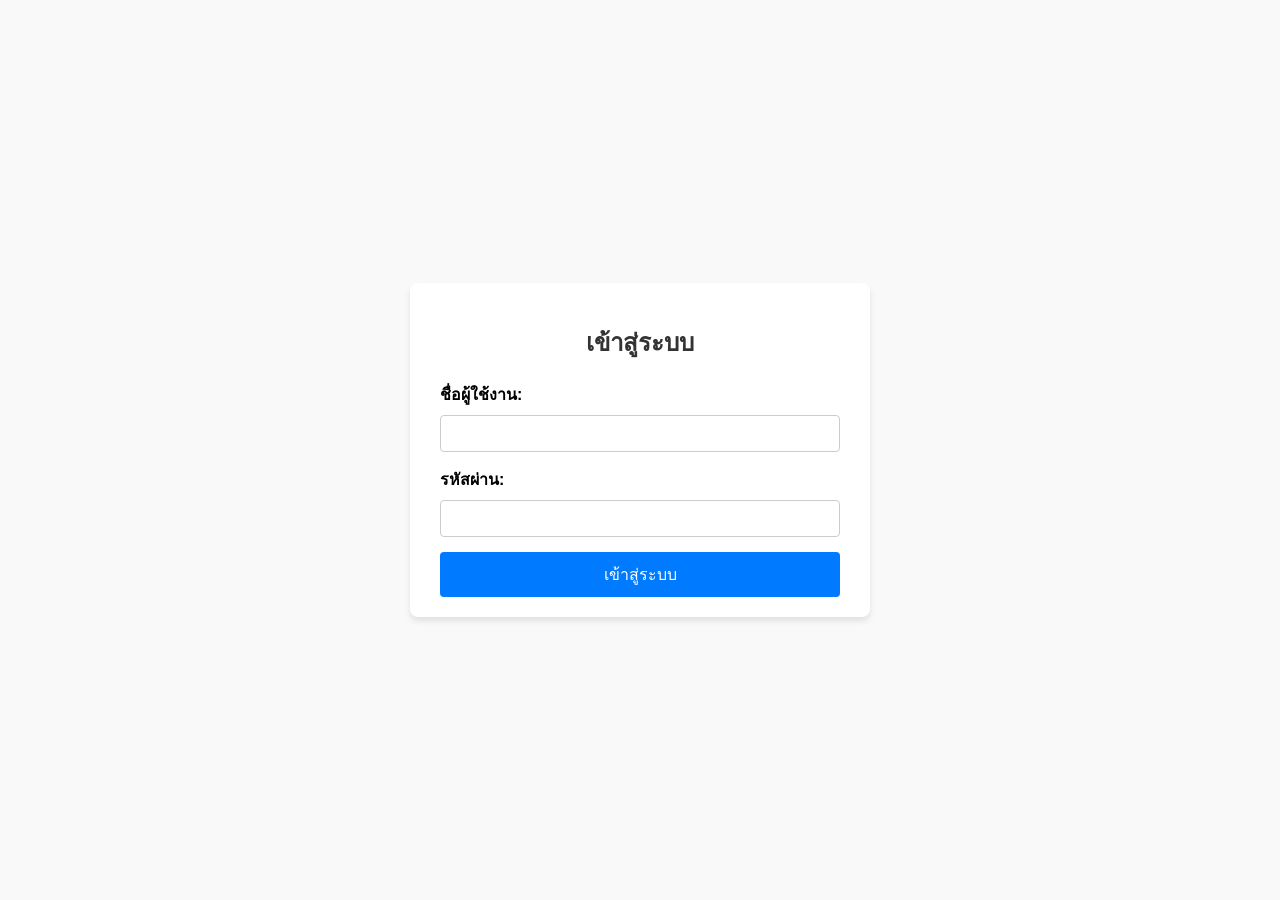
<file: login_admin.html>
<!DOCTYPE html>
<html lang="th">
<head>
    <meta charset="UTF-8">
    <meta name="viewport" content="width=device-width, initial-scale=1.0">
    <title>เข้าสู่ระบบ</title>
    <style>
        body {
            font-family: Arial, sans-serif;
            background-color: #f9f9f9;
            margin: 0;
            padding: 0;
            display: flex;
            justify-content: center;
            align-items: center;
            height: 100vh;
        }
        .form-container {
            background: #ffffff;
            padding: 20px 30px;
            border-radius: 8px;
            box-shadow: 0 4px 6px rgba(0, 0, 0, 0.1);
            width: 100%;
            max-width: 400px;
        }
        .form-container h2 {
            text-align: center;
            margin-bottom: 20px;
            color: #333;
        }
        .form-container label {
            display: block;
            margin-bottom: 8px;
            font-weight: bold;
        }
        .form-container input[type="text"],
        .form-container input[type="password"] {
            width: 100%;
            padding: 10px;
            margin-bottom: 15px;
            border: 1px solid #ccc;
            border-radius: 4px;
            box-sizing: border-box;
        }
        .form-container button {
            width: 100%;
            padding: 10px;
            background-color: #007bff;
            color: white;
            border: none;
            border-radius: 4px;
            cursor: pointer;
            font-size: 16px;
        }
        .form-container button:hover {
            background-color: #0056b3;
        }
    </style>
</head>
<body>
    <div class="form-container">
        <h2>เข้าสู่ระบบ</h2>
        <form action="login.php" method="post">
            <label for="username">ชื่อผู้ใช้งาน:</label>
            <input type="text" id="username" name="username" required>

            <label for="password">รหัสผ่าน:</label>
            <input type="password" id="password" name="password" required>

            <button type="submit">เข้าสู่ระบบ</button>
        </form>
    </div>
</body>
</html>
</file>
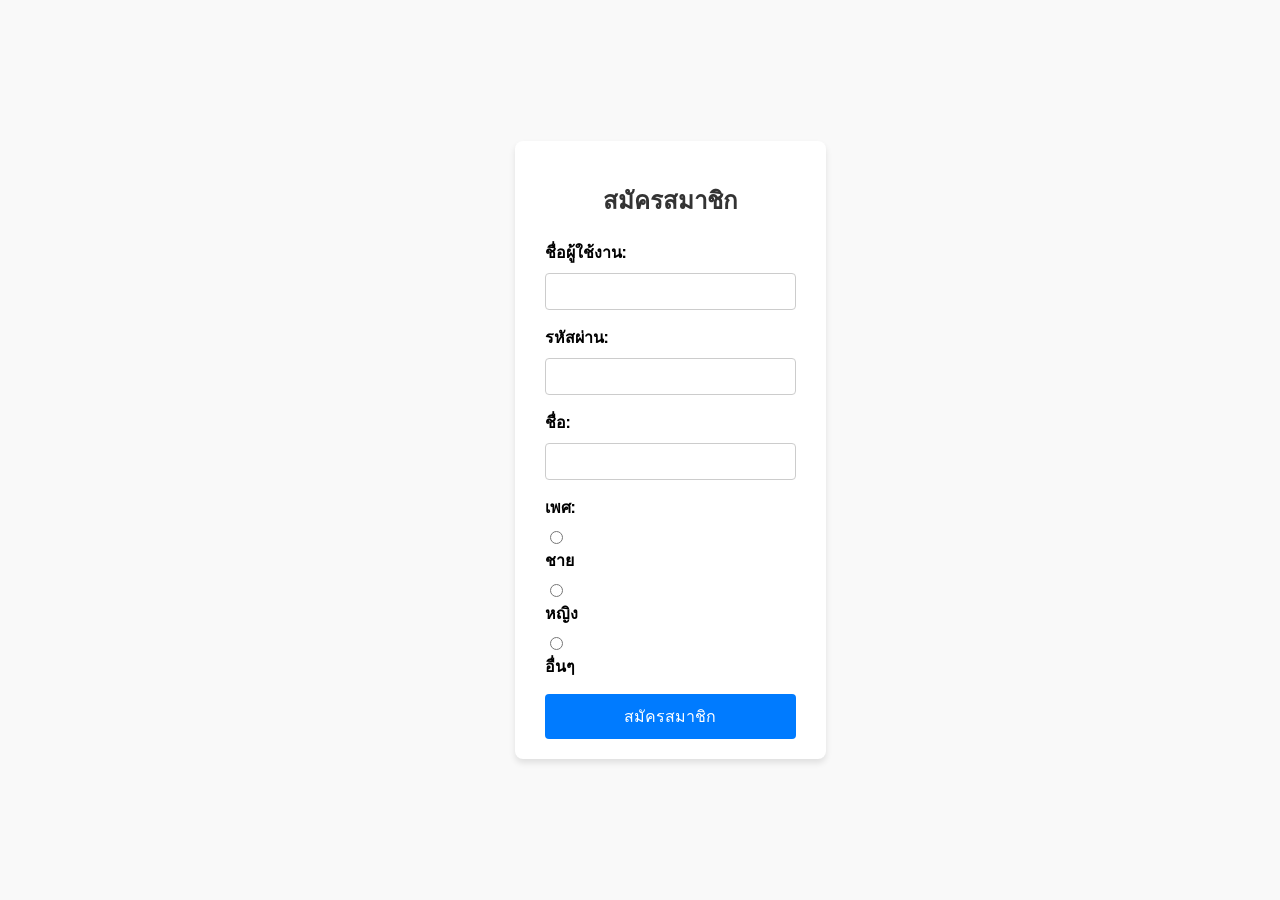
<file: signin_admin.html>
<!DOCTYPE html>
<html lang="en">
<head>
    <meta charset="UTF-8">
    <meta name="viewport" content="width=device-width, initial-scale=1.0">
    <title>Document</title>
</head>
<body>
    <!DOCTYPE html>
    <html lang="th">
    <head>
        <form action="register.php" method="post">
        <meta charset="UTF-8">
        <meta name="viewport" content="width=device-width, initial-scale=1.0">
        <title>สมัครสมาชิก</title>
        <style>
            body {
                font-family: Arial, sans-serif;
                background-color: #f9f9f9;
                margin: 0;
                padding: 0;
                display: flex;
                justify-content: center;
                align-items: center;
                height: 100vh;
            }
            .form-container {
                background: #ffffff;
                padding: 20px 30px;
                border-radius: 8px;
                box-shadow: 0 4px 6px rgba(0, 0, 0, 0.1);
                width: 100%;
                max-width: 400px;
            }
            .form-container h2 {
                text-align: center;
                margin-bottom: 20px;
                color: #333;
            }
            .form-container label {
                display: block;
                margin-bottom: 8px;
                font-weight: bold;
            }
            .form-container input[type="text"],
            .form-container input[type="password"] {
                width: 100%;
                padding: 10px;
                margin-bottom: 15px;
                border: 1px solid #ccc;
                border-radius: 4px;
                box-sizing: border-box;
            }
            .form-container input[type="radio"] {
                margin-right: 5px;
            }
            .form-container .gender-options {
                margin-bottom: 15px;
            }
            .form-container button {
                width: 100%;
                padding: 10px;
                background-color: #007bff;
                color: white;
                border: none;
                border-radius: 4px;
                cursor: pointer;
                font-size: 16px;
            }
            .form-container button:hover {
                background-color: #0056b3;
            }
        </style>
    </head>
    <body>
        <div class="form-container">
            <h2>สมัครสมาชิก</h2>
            <form action="register.php" method="post">
                <label for="username">ชื่อผู้ใช้งาน:</label>
                <input type="text" id="username" name="username" required>
    
                <label for="password">รหัสผ่าน:</label>
                <input type="password" id="password" name="password" required>
    
                <label for="name">ชื่อ:</label>
                <input type="text" id="name" name="name" required>
    
                <label>เพศ:</label>
                <div class="gender-options">
                    <input type="radio" id="male" name="gender" value="ชาย" required>
                    <label for="male">ชาย</label>
    
                    <input type="radio" id="female" name="gender" value="หญิง">
                    <label for="female">หญิง</label>
    
                    <input type="radio" id="other" name="gender" value="อื่นๆ">
                    <label for="other">อื่นๆ</label>
                </div>
    
                <button type="submit">สมัครสมาชิก</button>
            </form>
        </div>
    </body>
    </html>
    
</body>
</file>
<file: assets/css/theme.css>
/* -------------------------------------------------------------------------- */
/*                                 Theme                                      */
/* -------------------------------------------------------------------------- */
/* prettier-ignore */
/* -------------------------------------------------------------------------- */
/*                                  Utilities                                 */
/* -------------------------------------------------------------------------- */
/*-----------------------------------------------
|   Bootstrap Styles
-----------------------------------------------*/
/*!
 * Bootstrap v5.0.0-alpha1 (https://getbootstrap.com/)
 * Copyright 2011-2020 The Bootstrap Authors
 * Copyright 2011-2020 Twitter, Inc.
 * Licensed under MIT (https://github.com/twbs/bootstrap/blob/main/LICENSE)
 */
:root {
  --bs-blue: #2780ED;
  --bs-indigo: #6237FF;
  --bs-purple: #A71CFF;
  --bs-pink: #D42DA3;
  --bs-red: #F17228;
  --bs-orange: #F17228;
  --bs-yellow: #FFB30E;
  --bs-green: #79B93C;
  --bs-teal: #53F283;
  --bs-cyan: #24FFEA;
  --bs-white: #FFFEFE;
  --bs-gray: #9E9E9E;
  --bs-gray-dark: #616161;
  --bs-primary: #FFB30E;
  --bs-secondary: #2780ED;
  --bs-success: #79B93C;
  --bs-info: #24FFEA;
  --bs-warning: #FFB30E;
  --bs-danger: #F17228;
  --bs-light: #F9FAFD;
  --bs-dark: #212121;
  --bs-font-sans-serif: "Source Sans Pro", "Open Sans", -apple-system, BlinkMacSystemFont, "Segoe UI", "Helvetica Neue", Arial, sans-serif, "Apple Color Emoji", "Segoe UI Emoji", "Segoe UI Symbol";
  --bs-font-monospace: "SFMono-Regular", Menlo, Monaco, Consolas, "Liberation Mono", "Courier New", monospace;
  --bs-gradient: linear-gradient(180deg, rgba(255, 254, 254, 0.15), rgba(255, 254, 254, 0));
}

*,
*::before,
*::after {
  -webkit-box-sizing: border-box;
  box-sizing: border-box;
}

@media (prefers-reduced-motion: no-preference) {
  :root {
    scroll-behavior: smooth;
  }
}

body {
  margin: 0;
  font-family: "Source Sans Pro", -apple-system, BlinkMacSystemFont, "Segoe UI", "Helvetica Neue", Arial, sans-serif, "Apple Color Emoji", "Segoe UI Emoji", "Segoe UI Symbol";
  font-size: 1rem;
  font-weight: 400;
  line-height: 1.5;
  color: #424242;
  background-color: #FFFEFE;
  -webkit-text-size-adjust: 100%;
  -webkit-tap-highlight-color: rgba(0, 0, 0, 0);
}

hr {
  margin: 1rem 0;
  color: #EEEEEE;
  background-color: currentColor;
  border: 0;
  opacity: 1;
}

hr:not([size]) {
  height: 1px;
}

h1, .h1, h2, .h2, h3, .h3, h4, .h4, h5, .h5, h6, .h6 {
  margin-top: 0;
  margin-bottom: 0.5rem;
  font-family: "Source Sans Pro", "Open Sans", -apple-system, BlinkMacSystemFont, "Segoe UI", "Helvetica Neue", Arial, sans-serif, "Apple Color Emoji", "Segoe UI Emoji", "Segoe UI Symbol";
  font-weight: 700;
  line-height: 1.2;
  color: #212121;
}

h1, .h1 {
  font-size: calc(1.37383rem + 1.48598vw);
}

@media (min-width: 1200px) {
  h1, .h1 {
    font-size: 2.48832rem;
  }
}

h2, .h2 {
  font-size: calc(1.33236rem + 0.98832vw);
}

@media (min-width: 1200px) {
  h2, .h2 {
    font-size: 2.0736rem;
  }
}

h3, .h3 {
  font-size: calc(1.2978rem + 0.5736vw);
}

@media (min-width: 1200px) {
  h3, .h3 {
    font-size: 1.728rem;
  }
}

h4, .h4 {
  font-size: calc(1.269rem + 0.228vw);
}

@media (min-width: 1200px) {
  h4, .h4 {
    font-size: 1.44rem;
  }
}

h5, .h5 {
  font-size: 1.2rem;
}

h6, .h6 {
  font-size: 0.83333rem;
}

p {
  margin-top: 0;
  margin-bottom: 1rem;
}

abbr[title],
abbr[data-bs-original-title] {
  -webkit-text-decoration: underline dotted;
  text-decoration: underline dotted;
  cursor: help;
  -webkit-text-decoration-skip-ink: none;
  text-decoration-skip-ink: none;
}

address {
  margin-bottom: 1rem;
  font-style: normal;
  line-height: inherit;
}

ol,
ul {
  padding-left: 2rem;
}

ol,
ul,
dl {
  margin-top: 0;
  margin-bottom: 1rem;
}

ol ol,
ul ul,
ol ul,
ul ol {
  margin-bottom: 0;
}

dt {
  font-weight: 700;
}

dd {
  margin-bottom: .5rem;
  margin-left: 0;
}

blockquote {
  margin: 0 0 1rem;
}

b,
strong {
  font-weight: 800;
}

small, .small {
  font-size: 75%;
}

mark, .mark {
  padding: 0.2em;
  background-color: #fcf8e3;
}

sub,
sup {
  position: relative;
  font-size: 0.75em;
  line-height: 0;
  vertical-align: baseline;
}

sub {
  bottom: -.25em;
}

sup {
  top: -.5em;
}

a {
  color: #212121;
  text-decoration: none;
}

a:hover {
  color: #1a1a1a;
  text-decoration: none;
}

a:not([href]):not([class]), a:not([href]):not([class]):hover {
  color: inherit;
  text-decoration: none;
}

pre,
code,
kbd,
samp {
  font-family: var(--bs-font-monospace);
  font-size: 1em;
  direction: ltr /* rtl:ignore */;
  unicode-bidi: bidi-override;
}

pre {
  display: block;
  margin-top: 0;
  margin-bottom: 1rem;
  overflow: auto;
  font-size: 75%;
}

pre code {
  font-size: inherit;
  color: inherit;
  word-break: normal;
}

code {
  font-size: 75%;
  color: #D42DA3;
  word-wrap: break-word;
}

a > code {
  color: inherit;
}

kbd {
  padding: 0.2rem 0.4rem;
  font-size: 75%;
  color: #FFFEFE;
  background-color: #424242;
  border-radius: 0.25rem;
}

kbd kbd {
  padding: 0;
  font-size: 1em;
  font-weight: 700;
}

figure {
  margin: 0 0 1rem;
}

img,
svg {
  vertical-align: middle;
}

table {
  caption-side: bottom;
  border-collapse: collapse;
}

caption {
  padding-top: 0.5rem;
  padding-bottom: 0.5rem;
  color: #BDBDBD;
  text-align: left;
}

th {
  text-align: inherit;
  text-align: -webkit-match-parent;
}

thead,
tbody,
tfoot,
tr,
td,
th {
  border-color: inherit;
  border-style: solid;
  border-width: 0;
}

label {
  display: inline-block;
}

button {
  border-radius: 0;
}

button:focus:not(:focus-visible) {
  outline: 0;
}

input,
button,
select,
optgroup,
textarea {
  margin: 0;
  font-family: inherit;
  font-size: inherit;
  line-height: inherit;
}

button,
select {
  text-transform: none;
}

[role="button"] {
  cursor: pointer;
}

select {
  word-wrap: normal;
}

select:disabled {
  opacity: 1;
}

[list]::-webkit-calendar-picker-indicator {
  display: none;
}

button,
[type="button"],
[type="reset"],
[type="submit"] {
  -webkit-appearance: button;
}

button:not(:disabled),
[type="button"]:not(:disabled),
[type="reset"]:not(:disabled),
[type="submit"]:not(:disabled) {
  cursor: pointer;
}

::-moz-focus-inner {
  padding: 0;
  border-style: none;
}

textarea {
  resize: vertical;
}

fieldset {
  min-width: 0;
  padding: 0;
  margin: 0;
  border: 0;
}

legend {
  float: left;
  width: 100%;
  padding: 0;
  margin-bottom: 0.5rem;
  font-size: calc(1.275rem + 0.3vw);
  line-height: inherit;
}

@media (min-width: 1200px) {
  legend {
    font-size: 1.5rem;
  }
}

legend + * {
  clear: left;
}

::-webkit-datetime-edit-fields-wrapper,
::-webkit-datetime-edit-text,
::-webkit-datetime-edit-minute,
::-webkit-datetime-edit-hour-field,
::-webkit-datetime-edit-day-field,
::-webkit-datetime-edit-month-field,
::-webkit-datetime-edit-year-field {
  padding: 0;
}

::-webkit-inner-spin-button {
  height: auto;
}

[type="search"] {
  outline-offset: -2px;
  -webkit-appearance: textfield;
}

/* rtl:raw:
[type="tel"],
[type="url"],
[type="email"],
[type="number"] {
  direction: ltr;
}
*/
::-webkit-search-decoration {
  -webkit-appearance: none;
}

::-webkit-color-swatch-wrapper {
  padding: 0;
}

::file-selector-button {
  font: inherit;
}

::-webkit-file-upload-button {
  font: inherit;
  -webkit-appearance: button;
}

output {
  display: inline-block;
}

iframe {
  border: 0;
}

summary {
  display: list-item;
  cursor: pointer;
}

progress {
  vertical-align: baseline;
}

[hidden] {
  display: none !important;
}

.lead {
  font-size: 1.2rem;
  font-weight: 400;
}

.display-1 {
  font-size: calc(1.55498rem + 3.65978vw);
  font-weight: 900;
  line-height: 1;
}

@media (min-width: 1200px) {
  .display-1 {
    font-size: 4.29982rem;
  }
}

.display-2 {
  font-size: calc(1.48332rem + 2.79982vw);
  font-weight: 900;
  line-height: 1;
}

@media (min-width: 1200px) {
  .display-2 {
    font-size: 3.58318rem;
  }
}

.display-3 {
  font-size: calc(1.4236rem + 2.08318vw);
  font-weight: 900;
  line-height: 1;
}

@media (min-width: 1200px) {
  .display-3 {
    font-size: 2.98598rem;
  }
}

.display-4 {
  font-size: calc(1.37383rem + 1.48598vw);
  font-weight: 900;
  line-height: 1;
}

@media (min-width: 1200px) {
  .display-4 {
    font-size: 2.48832rem;
  }
}

.display-5 {
  font-size: calc(1.33236rem + 0.98832vw);
  font-weight: 900;
  line-height: 1;
}

@media (min-width: 1200px) {
  .display-5 {
    font-size: 2.0736rem;
  }
}

.display-6 {
  font-size: calc(1.2978rem + 0.5736vw);
  font-weight: 900;
  line-height: 1;
}

@media (min-width: 1200px) {
  .display-6 {
    font-size: 1.728rem;
  }
}

.list-unstyled {
  padding-left: 0;
  list-style: none;
}

.list-inline {
  padding-left: 0;
  list-style: none;
}

.list-inline-item {
  display: inline-block;
}

.list-inline-item:not(:last-child) {
  margin-right: 0.5rem;
}

.initialism {
  font-size: 75%;
  text-transform: uppercase;
}

.blockquote {
  margin-bottom: 1rem;
  font-size: 1.2rem;
}

.blockquote > :last-child {
  margin-bottom: 0;
}

.blockquote-footer {
  margin-top: -1rem;
  margin-bottom: 1rem;
  font-size: 75%;
  color: #9E9E9E;
}

.blockquote-footer::before {
  content: "\2014\00A0";
}

.img-fluid {
  max-width: 100%;
  height: auto;
}

.img-thumbnail {
  padding: 0.25rem;
  background-color: #FFFEFE;
  border: 1px solid #EEEEEE;
  border-radius: 0.5rem;
  max-width: 100%;
  height: auto;
}

.figure {
  display: inline-block;
}

.figure-img {
  margin-bottom: 0.5rem;
  line-height: 1;
}

.figure-caption {
  font-size: 75%;
  color: #9E9E9E;
}

.container,
.container-fluid,
.container-sm,
.container-md,
.container-lg,
.container-xl,
.container-xxl {
  width: 100%;
  padding-right: var(--bs-gutter-x, 1rem);
  padding-left: var(--bs-gutter-x, 1rem);
  margin-right: auto;
  margin-left: auto;
}

@media (min-width: 576px) {
  .container, .container-sm {
    max-width: 540px;
  }
}

@media (min-width: 768px) {
  .container, .container-sm, .container-md {
    max-width: 720px;
  }
}

@media (min-width: 992px) {
  .container, .container-sm, .container-md, .container-lg {
    max-width: 960px;
  }
}

@media (min-width: 1200px) {
  .container, .container-sm, .container-md, .container-lg, .container-xl {
    max-width: 1140px;
  }
}

@media (min-width: 1540px) {
  .container, .container-sm, .container-md, .container-lg, .container-xl, .container-xxl {
    max-width: 1480px;
  }
}

.row {
  --bs-gutter-x: 2rem;
  --bs-gutter-y: 0;
  display: -webkit-box;
  display: -ms-flexbox;
  display: flex;
  -ms-flex-wrap: wrap;
  flex-wrap: wrap;
  margin-top: calc(var(--bs-gutter-y) * -1);
  margin-right: calc(var(--bs-gutter-x) / -2);
  margin-left: calc(var(--bs-gutter-x) / -2);
}

.row > * {
  -ms-flex-negative: 0;
  flex-shrink: 0;
  width: 100%;
  max-width: 100%;
  padding-right: calc(var(--bs-gutter-x) / 2);
  padding-left: calc(var(--bs-gutter-x) / 2);
  margin-top: var(--bs-gutter-y);
}

.col {
  -webkit-box-flex: 1;
  -ms-flex: 1 0 0%;
  flex: 1 0 0%;
}

.row-cols-auto > * {
  -webkit-box-flex: 0;
  -ms-flex: 0 0 auto;
  flex: 0 0 auto;
  width: auto;
}

.row-cols-1 > * {
  -webkit-box-flex: 0;
  -ms-flex: 0 0 auto;
  flex: 0 0 auto;
  width: 100%;
}

.row-cols-2 > * {
  -webkit-box-flex: 0;
  -ms-flex: 0 0 auto;
  flex: 0 0 auto;
  width: 50%;
}

.row-cols-3 > * {
  -webkit-box-flex: 0;
  -ms-flex: 0 0 auto;
  flex: 0 0 auto;
  width: 33.33333%;
}

.row-cols-4 > * {
  -webkit-box-flex: 0;
  -ms-flex: 0 0 auto;
  flex: 0 0 auto;
  width: 25%;
}

.row-cols-5 > * {
  -webkit-box-flex: 0;
  -ms-flex: 0 0 auto;
  flex: 0 0 auto;
  width: 20%;
}

.row-cols-6 > * {
  -webkit-box-flex: 0;
  -ms-flex: 0 0 auto;
  flex: 0 0 auto;
  width: 16.66667%;
}

.col-auto {
  -webkit-box-flex: 0;
  -ms-flex: 0 0 auto;
  flex: 0 0 auto;
  width: auto;
}

.col-1 {
  -webkit-box-flex: 0;
  -ms-flex: 0 0 auto;
  flex: 0 0 auto;
  width: 8.33333%;
}

.col-2 {
  -webkit-box-flex: 0;
  -ms-flex: 0 0 auto;
  flex: 0 0 auto;
  width: 16.66667%;
}

.col-3 {
  -webkit-box-flex: 0;
  -ms-flex: 0 0 auto;
  flex: 0 0 auto;
  width: 25%;
}

.col-4 {
  -webkit-box-flex: 0;
  -ms-flex: 0 0 auto;
  flex: 0 0 auto;
  width: 33.33333%;
}

.col-5 {
  -webkit-box-flex: 0;
  -ms-flex: 0 0 auto;
  flex: 0 0 auto;
  width: 41.66667%;
}

.col-6 {
  -webkit-box-flex: 0;
  -ms-flex: 0 0 auto;
  flex: 0 0 auto;
  width: 50%;
}

.col-7 {
  -webkit-box-flex: 0;
  -ms-flex: 0 0 auto;
  flex: 0 0 auto;
  width: 58.33333%;
}

.col-8 {
  -webkit-box-flex: 0;
  -ms-flex: 0 0 auto;
  flex: 0 0 auto;
  width: 66.66667%;
}

.col-9 {
  -webkit-box-flex: 0;
  -ms-flex: 0 0 auto;
  flex: 0 0 auto;
  width: 75%;
}

.col-10 {
  -webkit-box-flex: 0;
  -ms-flex: 0 0 auto;
  flex: 0 0 auto;
  width: 83.33333%;
}

.col-11 {
  -webkit-box-flex: 0;
  -ms-flex: 0 0 auto;
  flex: 0 0 auto;
  width: 91.66667%;
}

.col-12 {
  -webkit-box-flex: 0;
  -ms-flex: 0 0 auto;
  flex: 0 0 auto;
  width: 100%;
}

.offset-1 {
  margin-left: 8.33333%;
}

.offset-2 {
  margin-left: 16.66667%;
}

.offset-3 {
  margin-left: 25%;
}

.offset-4 {
  margin-left: 33.33333%;
}

.offset-5 {
  margin-left: 41.66667%;
}

.offset-6 {
  margin-left: 50%;
}

.offset-7 {
  margin-left: 58.33333%;
}

.offset-8 {
  margin-left: 66.66667%;
}

.offset-9 {
  margin-left: 75%;
}

.offset-10 {
  margin-left: 83.33333%;
}

.offset-11 {
  margin-left: 91.66667%;
}

.g-0,
.gx-0 {
  --bs-gutter-x: 0;
}

.g-0,
.gy-0 {
  --bs-gutter-y: 0;
}

.g-1,
.gx-1 {
  --bs-gutter-x: 0.25rem;
}

.g-1,
.gy-1 {
  --bs-gutter-y: 0.25rem;
}

.g-2,
.gx-2 {
  --bs-gutter-x: 0.5rem;
}

.g-2,
.gy-2 {
  --bs-gutter-y: 0.5rem;
}

.g-3,
.gx-3 {
  --bs-gutter-x: 1rem;
}

.g-3,
.gy-3 {
  --bs-gutter-y: 1rem;
}

.g-4,
.gx-4 {
  --bs-gutter-x: 1.8rem;
}

.g-4,
.gy-4 {
  --bs-gutter-y: 1.8rem;
}

.g-5,
.gx-5 {
  --bs-gutter-x: 3rem;
}

.g-5,
.gy-5 {
  --bs-gutter-y: 3rem;
}

.g-6,
.gx-6 {
  --bs-gutter-x: 4rem;
}

.g-6,
.gy-6 {
  --bs-gutter-y: 4rem;
}

.g-7,
.gx-7 {
  --bs-gutter-x: 5rem;
}

.g-7,
.gy-7 {
  --bs-gutter-y: 5rem;
}

.g-8,
.gx-8 {
  --bs-gutter-x: 7.5rem;
}

.g-8,
.gy-8 {
  --bs-gutter-y: 7.5rem;
}

.g-9,
.gx-9 {
  --bs-gutter-x: 10rem;
}

.g-9,
.gy-9 {
  --bs-gutter-y: 10rem;
}

.g-10,
.gx-10 {
  --bs-gutter-x: 12.5rem;
}

.g-10,
.gy-10 {
  --bs-gutter-y: 12.5rem;
}

.g-11,
.gx-11 {
  --bs-gutter-x: 15rem;
}

.g-11,
.gy-11 {
  --bs-gutter-y: 15rem;
}

@media (min-width: 576px) {
  .col-sm {
    -webkit-box-flex: 1;
    -ms-flex: 1 0 0%;
    flex: 1 0 0%;
  }
  .row-cols-sm-auto > * {
    -webkit-box-flex: 0;
    -ms-flex: 0 0 auto;
    flex: 0 0 auto;
    width: auto;
  }
  .row-cols-sm-1 > * {
    -webkit-box-flex: 0;
    -ms-flex: 0 0 auto;
    flex: 0 0 auto;
    width: 100%;
  }
  .row-cols-sm-2 > * {
    -webkit-box-flex: 0;
    -ms-flex: 0 0 auto;
    flex: 0 0 auto;
    width: 50%;
  }
  .row-cols-sm-3 > * {
    -webkit-box-flex: 0;
    -ms-flex: 0 0 auto;
    flex: 0 0 auto;
    width: 33.33333%;
  }
  .row-cols-sm-4 > * {
    -webkit-box-flex: 0;
    -ms-flex: 0 0 auto;
    flex: 0 0 auto;
    width: 25%;
  }
  .row-cols-sm-5 > * {
    -webkit-box-flex: 0;
    -ms-flex: 0 0 auto;
    flex: 0 0 auto;
    width: 20%;
  }
  .row-cols-sm-6 > * {
    -webkit-box-flex: 0;
    -ms-flex: 0 0 auto;
    flex: 0 0 auto;
    width: 16.66667%;
  }
  .col-sm-auto {
    -webkit-box-flex: 0;
    -ms-flex: 0 0 auto;
    flex: 0 0 auto;
    width: auto;
  }
  .col-sm-1 {
    -webkit-box-flex: 0;
    -ms-flex: 0 0 auto;
    flex: 0 0 auto;
    width: 8.33333%;
  }
  .col-sm-2 {
    -webkit-box-flex: 0;
    -ms-flex: 0 0 auto;
    flex: 0 0 auto;
    width: 16.66667%;
  }
  .col-sm-3 {
    -webkit-box-flex: 0;
    -ms-flex: 0 0 auto;
    flex: 0 0 auto;
    width: 25%;
  }
  .col-sm-4 {
    -webkit-box-flex: 0;
    -ms-flex: 0 0 auto;
    flex: 0 0 auto;
    width: 33.33333%;
  }
  .col-sm-5 {
    -webkit-box-flex: 0;
    -ms-flex: 0 0 auto;
    flex: 0 0 auto;
    width: 41.66667%;
  }
  .col-sm-6 {
    -webkit-box-flex: 0;
    -ms-flex: 0 0 auto;
    flex: 0 0 auto;
    width: 50%;
  }
  .col-sm-7 {
    -webkit-box-flex: 0;
    -ms-flex: 0 0 auto;
    flex: 0 0 auto;
    width: 58.33333%;
  }
  .col-sm-8 {
    -webkit-box-flex: 0;
    -ms-flex: 0 0 auto;
    flex: 0 0 auto;
    width: 66.66667%;
  }
  .col-sm-9 {
    -webkit-box-flex: 0;
    -ms-flex: 0 0 auto;
    flex: 0 0 auto;
    width: 75%;
  }
  .col-sm-10 {
    -webkit-box-flex: 0;
    -ms-flex: 0 0 auto;
    flex: 0 0 auto;
    width: 83.33333%;
  }
  .col-sm-11 {
    -webkit-box-flex: 0;
    -ms-flex: 0 0 auto;
    flex: 0 0 auto;
    width: 91.66667%;
  }
  .col-sm-12 {
    -webkit-box-flex: 0;
    -ms-flex: 0 0 auto;
    flex: 0 0 auto;
    width: 100%;
  }
  .offset-sm-0 {
    margin-left: 0;
  }
  .offset-sm-1 {
    margin-left: 8.33333%;
  }
  .offset-sm-2 {
    margin-left: 16.66667%;
  }
  .offset-sm-3 {
    margin-left: 25%;
  }
  .offset-sm-4 {
    margin-left: 33.33333%;
  }
  .offset-sm-5 {
    margin-left: 41.66667%;
  }
  .offset-sm-6 {
    margin-left: 50%;
  }
  .offset-sm-7 {
    margin-left: 58.33333%;
  }
  .offset-sm-8 {
    margin-left: 66.66667%;
  }
  .offset-sm-9 {
    margin-left: 75%;
  }
  .offset-sm-10 {
    margin-left: 83.33333%;
  }
  .offset-sm-11 {
    margin-left: 91.66667%;
  }
  .g-sm-0,
  .gx-sm-0 {
    --bs-gutter-x: 0;
  }
  .g-sm-0,
  .gy-sm-0 {
    --bs-gutter-y: 0;
  }
  .g-sm-1,
  .gx-sm-1 {
    --bs-gutter-x: 0.25rem;
  }
  .g-sm-1,
  .gy-sm-1 {
    --bs-gutter-y: 0.25rem;
  }
  .g-sm-2,
  .gx-sm-2 {
    --bs-gutter-x: 0.5rem;
  }
  .g-sm-2,
  .gy-sm-2 {
    --bs-gutter-y: 0.5rem;
  }
  .g-sm-3,
  .gx-sm-3 {
    --bs-gutter-x: 1rem;
  }
  .g-sm-3,
  .gy-sm-3 {
    --bs-gutter-y: 1rem;
  }
  .g-sm-4,
  .gx-sm-4 {
    --bs-gutter-x: 1.8rem;
  }
  .g-sm-4,
  .gy-sm-4 {
    --bs-gutter-y: 1.8rem;
  }
  .g-sm-5,
  .gx-sm-5 {
    --bs-gutter-x: 3rem;
  }
  .g-sm-5,
  .gy-sm-5 {
    --bs-gutter-y: 3rem;
  }
  .g-sm-6,
  .gx-sm-6 {
    --bs-gutter-x: 4rem;
  }
  .g-sm-6,
  .gy-sm-6 {
    --bs-gutter-y: 4rem;
  }
  .g-sm-7,
  .gx-sm-7 {
    --bs-gutter-x: 5rem;
  }
  .g-sm-7,
  .gy-sm-7 {
    --bs-gutter-y: 5rem;
  }
  .g-sm-8,
  .gx-sm-8 {
    --bs-gutter-x: 7.5rem;
  }
  .g-sm-8,
  .gy-sm-8 {
    --bs-gutter-y: 7.5rem;
  }
  .g-sm-9,
  .gx-sm-9 {
    --bs-gutter-x: 10rem;
  }
  .g-sm-9,
  .gy-sm-9 {
    --bs-gutter-y: 10rem;
  }
  .g-sm-10,
  .gx-sm-10 {
    --bs-gutter-x: 12.5rem;
  }
  .g-sm-10,
  .gy-sm-10 {
    --bs-gutter-y: 12.5rem;
  }
  .g-sm-11,
  .gx-sm-11 {
    --bs-gutter-x: 15rem;
  }
  .g-sm-11,
  .gy-sm-11 {
    --bs-gutter-y: 15rem;
  }
}

@media (min-width: 768px) {
  .col-md {
    -webkit-box-flex: 1;
    -ms-flex: 1 0 0%;
    flex: 1 0 0%;
  }
  .row-cols-md-auto > * {
    -webkit-box-flex: 0;
    -ms-flex: 0 0 auto;
    flex: 0 0 auto;
    width: auto;
  }
  .row-cols-md-1 > * {
    -webkit-box-flex: 0;
    -ms-flex: 0 0 auto;
    flex: 0 0 auto;
    width: 100%;
  }
  .row-cols-md-2 > * {
    -webkit-box-flex: 0;
    -ms-flex: 0 0 auto;
    flex: 0 0 auto;
    width: 50%;
  }
  .row-cols-md-3 > * {
    -webkit-box-flex: 0;
    -ms-flex: 0 0 auto;
    flex: 0 0 auto;
    width: 33.33333%;
  }
  .row-cols-md-4 > * {
    -webkit-box-flex: 0;
    -ms-flex: 0 0 auto;
    flex: 0 0 auto;
    width: 25%;
  }
  .row-cols-md-5 > * {
    -webkit-box-flex: 0;
    -ms-flex: 0 0 auto;
    flex: 0 0 auto;
    width: 20%;
  }
  .row-cols-md-6 > * {
    -webkit-box-flex: 0;
    -ms-flex: 0 0 auto;
    flex: 0 0 auto;
    width: 16.66667%;
  }
  .col-md-auto {
    -webkit-box-flex: 0;
    -ms-flex: 0 0 auto;
    flex: 0 0 auto;
    width: auto;
  }
  .col-md-1 {
    -webkit-box-flex: 0;
    -ms-flex: 0 0 auto;
    flex: 0 0 auto;
    width: 8.33333%;
  }
  .col-md-2 {
    -webkit-box-flex: 0;
    -ms-flex: 0 0 auto;
    flex: 0 0 auto;
    width: 16.66667%;
  }
  .col-md-3 {
    -webkit-box-flex: 0;
    -ms-flex: 0 0 auto;
    flex: 0 0 auto;
    width: 25%;
  }
  .col-md-4 {
    -webkit-box-flex: 0;
    -ms-flex: 0 0 auto;
    flex: 0 0 auto;
    width: 33.33333%;
  }
  .col-md-5 {
    -webkit-box-flex: 0;
    -ms-flex: 0 0 auto;
    flex: 0 0 auto;
    width: 41.66667%;
  }
  .col-md-6 {
    -webkit-box-flex: 0;
    -ms-flex: 0 0 auto;
    flex: 0 0 auto;
    width: 50%;
  }
  .col-md-7 {
    -webkit-box-flex: 0;
    -ms-flex: 0 0 auto;
    flex: 0 0 auto;
    width: 58.33333%;
  }
  .col-md-8 {
    -webkit-box-flex: 0;
    -ms-flex: 0 0 auto;
    flex: 0 0 auto;
    width: 66.66667%;
  }
  .col-md-9 {
    -webkit-box-flex: 0;
    -ms-flex: 0 0 auto;
    flex: 0 0 auto;
    width: 75%;
  }
  .col-md-10 {
    -webkit-box-flex: 0;
    -ms-flex: 0 0 auto;
    flex: 0 0 auto;
    width: 83.33333%;
  }
  .col-md-11 {
    -webkit-box-flex: 0;
    -ms-flex: 0 0 auto;
    flex: 0 0 auto;
    width: 91.66667%;
  }
  .col-md-12 {
    -webkit-box-flex: 0;
    -ms-flex: 0 0 auto;
    flex: 0 0 auto;
    width: 100%;
  }
  .offset-md-0 {
    margin-left: 0;
  }
  .offset-md-1 {
    margin-left: 8.33333%;
  }
  .offset-md-2 {
    margin-left: 16.66667%;
  }
  .offset-md-3 {
    margin-left: 25%;
  }
  .offset-md-4 {
    margin-left: 33.33333%;
  }
  .offset-md-5 {
    margin-left: 41.66667%;
  }
  .offset-md-6 {
    margin-left: 50%;
  }
  .offset-md-7 {
    margin-left: 58.33333%;
  }
  .offset-md-8 {
    margin-left: 66.66667%;
  }
  .offset-md-9 {
    margin-left: 75%;
  }
  .offset-md-10 {
    margin-left: 83.33333%;
  }
  .offset-md-11 {
    margin-left: 91.66667%;
  }
  .g-md-0,
  .gx-md-0 {
    --bs-gutter-x: 0;
  }
  .g-md-0,
  .gy-md-0 {
    --bs-gutter-y: 0;
  }
  .g-md-1,
  .gx-md-1 {
    --bs-gutter-x: 0.25rem;
  }
  .g-md-1,
  .gy-md-1 {
    --bs-gutter-y: 0.25rem;
  }
  .g-md-2,
  .gx-md-2 {
    --bs-gutter-x: 0.5rem;
  }
  .g-md-2,
  .gy-md-2 {
    --bs-gutter-y: 0.5rem;
  }
  .g-md-3,
  .gx-md-3 {
    --bs-gutter-x: 1rem;
  }
  .g-md-3,
  .gy-md-3 {
    --bs-gutter-y: 1rem;
  }
  .g-md-4,
  .gx-md-4 {
    --bs-gutter-x: 1.8rem;
  }
  .g-md-4,
  .gy-md-4 {
    --bs-gutter-y: 1.8rem;
  }
  .g-md-5,
  .gx-md-5 {
    --bs-gutter-x: 3rem;
  }
  .g-md-5,
  .gy-md-5 {
    --bs-gutter-y: 3rem;
  }
  .g-md-6,
  .gx-md-6 {
    --bs-gutter-x: 4rem;
  }
  .g-md-6,
  .gy-md-6 {
    --bs-gutter-y: 4rem;
  }
  .g-md-7,
  .gx-md-7 {
    --bs-gutter-x: 5rem;
  }
  .g-md-7,
  .gy-md-7 {
    --bs-gutter-y: 5rem;
  }
  .g-md-8,
  .gx-md-8 {
    --bs-gutter-x: 7.5rem;
  }
  .g-md-8,
  .gy-md-8 {
    --bs-gutter-y: 7.5rem;
  }
  .g-md-9,
  .gx-md-9 {
    --bs-gutter-x: 10rem;
  }
  .g-md-9,
  .gy-md-9 {
    --bs-gutter-y: 10rem;
  }
  .g-md-10,
  .gx-md-10 {
    --bs-gutter-x: 12.5rem;
  }
  .g-md-10,
  .gy-md-10 {
    --bs-gutter-y: 12.5rem;
  }
  .g-md-11,
  .gx-md-11 {
    --bs-gutter-x: 15rem;
  }
  .g-md-11,
  .gy-md-11 {
    --bs-gutter-y: 15rem;
  }
}

@media (min-width: 992px) {
  .col-lg {
    -webkit-box-flex: 1;
    -ms-flex: 1 0 0%;
    flex: 1 0 0%;
  }
  .row-cols-lg-auto > * {
    -webkit-box-flex: 0;
    -ms-flex: 0 0 auto;
    flex: 0 0 auto;
    width: auto;
  }
  .row-cols-lg-1 > * {
    -webkit-box-flex: 0;
    -ms-flex: 0 0 auto;
    flex: 0 0 auto;
    width: 100%;
  }
  .row-cols-lg-2 > * {
    -webkit-box-flex: 0;
    -ms-flex: 0 0 auto;
    flex: 0 0 auto;
    width: 50%;
  }
  .row-cols-lg-3 > * {
    -webkit-box-flex: 0;
    -ms-flex: 0 0 auto;
    flex: 0 0 auto;
    width: 33.33333%;
  }
  .row-cols-lg-4 > * {
    -webkit-box-flex: 0;
    -ms-flex: 0 0 auto;
    flex: 0 0 auto;
    width: 25%;
  }
  .row-cols-lg-5 > * {
    -webkit-box-flex: 0;
    -ms-flex: 0 0 auto;
    flex: 0 0 auto;
    width: 20%;
  }
  .row-cols-lg-6 > * {
    -webkit-box-flex: 0;
    -ms-flex: 0 0 auto;
    flex: 0 0 auto;
    width: 16.66667%;
  }
  .col-lg-auto {
    -webkit-box-flex: 0;
    -ms-flex: 0 0 auto;
    flex: 0 0 auto;
    width: auto;
  }
  .col-lg-1 {
    -webkit-box-flex: 0;
    -ms-flex: 0 0 auto;
    flex: 0 0 auto;
    width: 8.33333%;
  }
  .col-lg-2 {
    -webkit-box-flex: 0;
    -ms-flex: 0 0 auto;
    flex: 0 0 auto;
    width: 16.66667%;
  }
  .col-lg-3 {
    -webkit-box-flex: 0;
    -ms-flex: 0 0 auto;
    flex: 0 0 auto;
    width: 25%;
  }
  .col-lg-4 {
    -webkit-box-flex: 0;
    -ms-flex: 0 0 auto;
    flex: 0 0 auto;
    width: 33.33333%;
  }
  .col-lg-5 {
    -webkit-box-flex: 0;
    -ms-flex: 0 0 auto;
    flex: 0 0 auto;
    width: 41.66667%;
  }
  .col-lg-6 {
    -webkit-box-flex: 0;
    -ms-flex: 0 0 auto;
    flex: 0 0 auto;
    width: 50%;
  }
  .col-lg-7 {
    -webkit-box-flex: 0;
    -ms-flex: 0 0 auto;
    flex: 0 0 auto;
    width: 58.33333%;
  }
  .col-lg-8 {
    -webkit-box-flex: 0;
    -ms-flex: 0 0 auto;
    flex: 0 0 auto;
    width: 66.66667%;
  }
  .col-lg-9 {
    -webkit-box-flex: 0;
    -ms-flex: 0 0 auto;
    flex: 0 0 auto;
    width: 75%;
  }
  .col-lg-10 {
    -webkit-box-flex: 0;
    -ms-flex: 0 0 auto;
    flex: 0 0 auto;
    width: 83.33333%;
  }
  .col-lg-11 {
    -webkit-box-flex: 0;
    -ms-flex: 0 0 auto;
    flex: 0 0 auto;
    width: 91.66667%;
  }
  .col-lg-12 {
    -webkit-box-flex: 0;
    -ms-flex: 0 0 auto;
    flex: 0 0 auto;
    width: 100%;
  }
  .offset-lg-0 {
    margin-left: 0;
  }
  .offset-lg-1 {
    margin-left: 8.33333%;
  }
  .offset-lg-2 {
    margin-left: 16.66667%;
  }
  .offset-lg-3 {
    margin-left: 25%;
  }
  .offset-lg-4 {
    margin-left: 33.33333%;
  }
  .offset-lg-5 {
    margin-left: 41.66667%;
  }
  .offset-lg-6 {
    margin-left: 50%;
  }
  .offset-lg-7 {
    margin-left: 58.33333%;
  }
  .offset-lg-8 {
    margin-left: 66.66667%;
  }
  .offset-lg-9 {
    margin-left: 75%;
  }
  .offset-lg-10 {
    margin-left: 83.33333%;
  }
  .offset-lg-11 {
    margin-left: 91.66667%;
  }
  .g-lg-0,
  .gx-lg-0 {
    --bs-gutter-x: 0;
  }
  .g-lg-0,
  .gy-lg-0 {
    --bs-gutter-y: 0;
  }
  .g-lg-1,
  .gx-lg-1 {
    --bs-gutter-x: 0.25rem;
  }
  .g-lg-1,
  .gy-lg-1 {
    --bs-gutter-y: 0.25rem;
  }
  .g-lg-2,
  .gx-lg-2 {
    --bs-gutter-x: 0.5rem;
  }
  .g-lg-2,
  .gy-lg-2 {
    --bs-gutter-y: 0.5rem;
  }
  .g-lg-3,
  .gx-lg-3 {
    --bs-gutter-x: 1rem;
  }
  .g-lg-3,
  .gy-lg-3 {
    --bs-gutter-y: 1rem;
  }
  .g-lg-4,
  .gx-lg-4 {
    --bs-gutter-x: 1.8rem;
  }
  .g-lg-4,
  .gy-lg-4 {
    --bs-gutter-y: 1.8rem;
  }
  .g-lg-5,
  .gx-lg-5 {
    --bs-gutter-x: 3rem;
  }
  .g-lg-5,
  .gy-lg-5 {
    --bs-gutter-y: 3rem;
  }
  .g-lg-6,
  .gx-lg-6 {
    --bs-gutter-x: 4rem;
  }
  .g-lg-6,
  .gy-lg-6 {
    --bs-gutter-y: 4rem;
  }
  .g-lg-7,
  .gx-lg-7 {
    --bs-gutter-x: 5rem;
  }
  .g-lg-7,
  .gy-lg-7 {
    --bs-gutter-y: 5rem;
  }
  .g-lg-8,
  .gx-lg-8 {
    --bs-gutter-x: 7.5rem;
  }
  .g-lg-8,
  .gy-lg-8 {
    --bs-gutter-y: 7.5rem;
  }
  .g-lg-9,
  .gx-lg-9 {
    --bs-gutter-x: 10rem;
  }
  .g-lg-9,
  .gy-lg-9 {
    --bs-gutter-y: 10rem;
  }
  .g-lg-10,
  .gx-lg-10 {
    --bs-gutter-x: 12.5rem;
  }
  .g-lg-10,
  .gy-lg-10 {
    --bs-gutter-y: 12.5rem;
  }
  .g-lg-11,
  .gx-lg-11 {
    --bs-gutter-x: 15rem;
  }
  .g-lg-11,
  .gy-lg-11 {
    --bs-gutter-y: 15rem;
  }
}

@media (min-width: 1200px) {
  .col-xl {
    -webkit-box-flex: 1;
    -ms-flex: 1 0 0%;
    flex: 1 0 0%;
  }
  .row-cols-xl-auto > * {
    -webkit-box-flex: 0;
    -ms-flex: 0 0 auto;
    flex: 0 0 auto;
    width: auto;
  }
  .row-cols-xl-1 > * {
    -webkit-box-flex: 0;
    -ms-flex: 0 0 auto;
    flex: 0 0 auto;
    width: 100%;
  }
  .row-cols-xl-2 > * {
    -webkit-box-flex: 0;
    -ms-flex: 0 0 auto;
    flex: 0 0 auto;
    width: 50%;
  }
  .row-cols-xl-3 > * {
    -webkit-box-flex: 0;
    -ms-flex: 0 0 auto;
    flex: 0 0 auto;
    width: 33.33333%;
  }
  .row-cols-xl-4 > * {
    -webkit-box-flex: 0;
    -ms-flex: 0 0 auto;
    flex: 0 0 auto;
    width: 25%;
  }
  .row-cols-xl-5 > * {
    -webkit-box-flex: 0;
    -ms-flex: 0 0 auto;
    flex: 0 0 auto;
    width: 20%;
  }
  .row-cols-xl-6 > * {
    -webkit-box-flex: 0;
    -ms-flex: 0 0 auto;
    flex: 0 0 auto;
    width: 16.66667%;
  }
  .col-xl-auto {
    -webkit-box-flex: 0;
    -ms-flex: 0 0 auto;
    flex: 0 0 auto;
    width: auto;
  }
  .col-xl-1 {
    -webkit-box-flex: 0;
    -ms-flex: 0 0 auto;
    flex: 0 0 auto;
    width: 8.33333%;
  }
  .col-xl-2 {
    -webkit-box-flex: 0;
    -ms-flex: 0 0 auto;
    flex: 0 0 auto;
    width: 16.66667%;
  }
  .col-xl-3 {
    -webkit-box-flex: 0;
    -ms-flex: 0 0 auto;
    flex: 0 0 auto;
    width: 25%;
  }
  .col-xl-4 {
    -webkit-box-flex: 0;
    -ms-flex: 0 0 auto;
    flex: 0 0 auto;
    width: 33.33333%;
  }
  .col-xl-5 {
    -webkit-box-flex: 0;
    -ms-flex: 0 0 auto;
    flex: 0 0 auto;
    width: 41.66667%;
  }
  .col-xl-6 {
    -webkit-box-flex: 0;
    -ms-flex: 0 0 auto;
    flex: 0 0 auto;
    width: 50%;
  }
  .col-xl-7 {
    -webkit-box-flex: 0;
    -ms-flex: 0 0 auto;
    flex: 0 0 auto;
    width: 58.33333%;
  }
  .col-xl-8 {
    -webkit-box-flex: 0;
    -ms-flex: 0 0 auto;
    flex: 0 0 auto;
    width: 66.66667%;
  }
  .col-xl-9 {
    -webkit-box-flex: 0;
    -ms-flex: 0 0 auto;
    flex: 0 0 auto;
    width: 75%;
  }
  .col-xl-10 {
    -webkit-box-flex: 0;
    -ms-flex: 0 0 auto;
    flex: 0 0 auto;
    width: 83.33333%;
  }
  .col-xl-11 {
    -webkit-box-flex: 0;
    -ms-flex: 0 0 auto;
    flex: 0 0 auto;
    width: 91.66667%;
  }
  .col-xl-12 {
    -webkit-box-flex: 0;
    -ms-flex: 0 0 auto;
    flex: 0 0 auto;
    width: 100%;
  }
  .offset-xl-0 {
    margin-left: 0;
  }
  .offset-xl-1 {
    margin-left: 8.33333%;
  }
  .offset-xl-2 {
    margin-left: 16.66667%;
  }
  .offset-xl-3 {
    margin-left: 25%;
  }
  .offset-xl-4 {
    margin-left: 33.33333%;
  }
  .offset-xl-5 {
    margin-left: 41.66667%;
  }
  .offset-xl-6 {
    margin-left: 50%;
  }
  .offset-xl-7 {
    margin-left: 58.33333%;
  }
  .offset-xl-8 {
    margin-left: 66.66667%;
  }
  .offset-xl-9 {
    margin-left: 75%;
  }
  .offset-xl-10 {
    margin-left: 83.33333%;
  }
  .offset-xl-11 {
    margin-left: 91.66667%;
  }
  .g-xl-0,
  .gx-xl-0 {
    --bs-gutter-x: 0;
  }
  .g-xl-0,
  .gy-xl-0 {
    --bs-gutter-y: 0;
  }
  .g-xl-1,
  .gx-xl-1 {
    --bs-gutter-x: 0.25rem;
  }
  .g-xl-1,
  .gy-xl-1 {
    --bs-gutter-y: 0.25rem;
  }
  .g-xl-2,
  .gx-xl-2 {
    --bs-gutter-x: 0.5rem;
  }
  .g-xl-2,
  .gy-xl-2 {
    --bs-gutter-y: 0.5rem;
  }
  .g-xl-3,
  .gx-xl-3 {
    --bs-gutter-x: 1rem;
  }
  .g-xl-3,
  .gy-xl-3 {
    --bs-gutter-y: 1rem;
  }
  .g-xl-4,
  .gx-xl-4 {
    --bs-gutter-x: 1.8rem;
  }
  .g-xl-4,
  .gy-xl-4 {
    --bs-gutter-y: 1.8rem;
  }
  .g-xl-5,
  .gx-xl-5 {
    --bs-gutter-x: 3rem;
  }
  .g-xl-5,
  .gy-xl-5 {
    --bs-gutter-y: 3rem;
  }
  .g-xl-6,
  .gx-xl-6 {
    --bs-gutter-x: 4rem;
  }
  .g-xl-6,
  .gy-xl-6 {
    --bs-gutter-y: 4rem;
  }
  .g-xl-7,
  .gx-xl-7 {
    --bs-gutter-x: 5rem;
  }
  .g-xl-7,
  .gy-xl-7 {
    --bs-gutter-y: 5rem;
  }
  .g-xl-8,
  .gx-xl-8 {
    --bs-gutter-x: 7.5rem;
  }
  .g-xl-8,
  .gy-xl-8 {
    --bs-gutter-y: 7.5rem;
  }
  .g-xl-9,
  .gx-xl-9 {
    --bs-gutter-x: 10rem;
  }
  .g-xl-9,
  .gy-xl-9 {
    --bs-gutter-y: 10rem;
  }
  .g-xl-10,
  .gx-xl-10 {
    --bs-gutter-x: 12.5rem;
  }
  .g-xl-10,
  .gy-xl-10 {
    --bs-gutter-y: 12.5rem;
  }
  .g-xl-11,
  .gx-xl-11 {
    --bs-gutter-x: 15rem;
  }
  .g-xl-11,
  .gy-xl-11 {
    --bs-gutter-y: 15rem;
  }
}

@media (min-width: 1540px) {
  .col-xxl {
    -webkit-box-flex: 1;
    -ms-flex: 1 0 0%;
    flex: 1 0 0%;
  }
  .row-cols-xxl-auto > * {
    -webkit-box-flex: 0;
    -ms-flex: 0 0 auto;
    flex: 0 0 auto;
    width: auto;
  }
  .row-cols-xxl-1 > * {
    -webkit-box-flex: 0;
    -ms-flex: 0 0 auto;
    flex: 0 0 auto;
    width: 100%;
  }
  .row-cols-xxl-2 > * {
    -webkit-box-flex: 0;
    -ms-flex: 0 0 auto;
    flex: 0 0 auto;
    width: 50%;
  }
  .row-cols-xxl-3 > * {
    -webkit-box-flex: 0;
    -ms-flex: 0 0 auto;
    flex: 0 0 auto;
    width: 33.33333%;
  }
  .row-cols-xxl-4 > * {
    -webkit-box-flex: 0;
    -ms-flex: 0 0 auto;
    flex: 0 0 auto;
    width: 25%;
  }
  .row-cols-xxl-5 > * {
    -webkit-box-flex: 0;
    -ms-flex: 0 0 auto;
    flex: 0 0 auto;
    width: 20%;
  }
  .row-cols-xxl-6 > * {
    -webkit-box-flex: 0;
    -ms-flex: 0 0 auto;
    flex: 0 0 auto;
    width: 16.66667%;
  }
  .col-xxl-auto {
    -webkit-box-flex: 0;
    -ms-flex: 0 0 auto;
    flex: 0 0 auto;
    width: auto;
  }
  .col-xxl-1 {
    -webkit-box-flex: 0;
    -ms-flex: 0 0 auto;
    flex: 0 0 auto;
    width: 8.33333%;
  }
  .col-xxl-2 {
    -webkit-box-flex: 0;
    -ms-flex: 0 0 auto;
    flex: 0 0 auto;
    width: 16.66667%;
  }
  .col-xxl-3 {
    -webkit-box-flex: 0;
    -ms-flex: 0 0 auto;
    flex: 0 0 auto;
    width: 25%;
  }
  .col-xxl-4 {
    -webkit-box-flex: 0;
    -ms-flex: 0 0 auto;
    flex: 0 0 auto;
    width: 33.33333%;
  }
  .col-xxl-5 {
    -webkit-box-flex: 0;
    -ms-flex: 0 0 auto;
    flex: 0 0 auto;
    width: 41.66667%;
  }
  .col-xxl-6 {
    -webkit-box-flex: 0;
    -ms-flex: 0 0 auto;
    flex: 0 0 auto;
    width: 50%;
  }
  .col-xxl-7 {
    -webkit-box-flex: 0;
    -ms-flex: 0 0 auto;
    flex: 0 0 auto;
    width: 58.33333%;
  }
  .col-xxl-8 {
    -webkit-box-flex: 0;
    -ms-flex: 0 0 auto;
    flex: 0 0 auto;
    width: 66.66667%;
  }
  .col-xxl-9 {
    -webkit-box-flex: 0;
    -ms-flex: 0 0 auto;
    flex: 0 0 auto;
    width: 75%;
  }
  .col-xxl-10 {
    -webkit-box-flex: 0;
    -ms-flex: 0 0 auto;
    flex: 0 0 auto;
    width: 83.33333%;
  }
  .col-xxl-11 {
    -webkit-box-flex: 0;
    -ms-flex: 0 0 auto;
    flex: 0 0 auto;
    width: 91.66667%;
  }
  .col-xxl-12 {
    -webkit-box-flex: 0;
    -ms-flex: 0 0 auto;
    flex: 0 0 auto;
    width: 100%;
  }
  .offset-xxl-0 {
    margin-left: 0;
  }
  .offset-xxl-1 {
    margin-left: 8.33333%;
  }
  .offset-xxl-2 {
    margin-left: 16.66667%;
  }
  .offset-xxl-3 {
    margin-left: 25%;
  }
  .offset-xxl-4 {
    margin-left: 33.33333%;
  }
  .offset-xxl-5 {
    margin-left: 41.66667%;
  }
  .offset-xxl-6 {
    margin-left: 50%;
  }
  .offset-xxl-7 {
    margin-left: 58.33333%;
  }
  .offset-xxl-8 {
    margin-left: 66.66667%;
  }
  .offset-xxl-9 {
    margin-left: 75%;
  }
  .offset-xxl-10 {
    margin-left: 83.33333%;
  }
  .offset-xxl-11 {
    margin-left: 91.66667%;
  }
  .g-xxl-0,
  .gx-xxl-0 {
    --bs-gutter-x: 0;
  }
  .g-xxl-0,
  .gy-xxl-0 {
    --bs-gutter-y: 0;
  }
  .g-xxl-1,
  .gx-xxl-1 {
    --bs-gutter-x: 0.25rem;
  }
  .g-xxl-1,
  .gy-xxl-1 {
    --bs-gutter-y: 0.25rem;
  }
  .g-xxl-2,
  .gx-xxl-2 {
    --bs-gutter-x: 0.5rem;
  }
  .g-xxl-2,
  .gy-xxl-2 {
    --bs-gutter-y: 0.5rem;
  }
  .g-xxl-3,
  .gx-xxl-3 {
    --bs-gutter-x: 1rem;
  }
  .g-xxl-3,
  .gy-xxl-3 {
    --bs-gutter-y: 1rem;
  }
  .g-xxl-4,
  .gx-xxl-4 {
    --bs-gutter-x: 1.8rem;
  }
  .g-xxl-4,
  .gy-xxl-4 {
    --bs-gutter-y: 1.8rem;
  }
  .g-xxl-5,
  .gx-xxl-5 {
    --bs-gutter-x: 3rem;
  }
  .g-xxl-5,
  .gy-xxl-5 {
    --bs-gutter-y: 3rem;
  }
  .g-xxl-6,
  .gx-xxl-6 {
    --bs-gutter-x: 4rem;
  }
  .g-xxl-6,
  .gy-xxl-6 {
    --bs-gutter-y: 4rem;
  }
  .g-xxl-7,
  .gx-xxl-7 {
    --bs-gutter-x: 5rem;
  }
  .g-xxl-7,
  .gy-xxl-7 {
    --bs-gutter-y: 5rem;
  }
  .g-xxl-8,
  .gx-xxl-8 {
    --bs-gutter-x: 7.5rem;
  }
  .g-xxl-8,
  .gy-xxl-8 {
    --bs-gutter-y: 7.5rem;
  }
  .g-xxl-9,
  .gx-xxl-9 {
    --bs-gutter-x: 10rem;
  }
  .g-xxl-9,
  .gy-xxl-9 {
    --bs-gutter-y: 10rem;
  }
  .g-xxl-10,
  .gx-xxl-10 {
    --bs-gutter-x: 12.5rem;
  }
  .g-xxl-10,
  .gy-xxl-10 {
    --bs-gutter-y: 12.5rem;
  }
  .g-xxl-11,
  .gx-xxl-11 {
    --bs-gutter-x: 15rem;
  }
  .g-xxl-11,
  .gy-xxl-11 {
    --bs-gutter-y: 15rem;
  }
}

.table {
  --bs-table-bg: transparent;
  --bs-table-accent-bg: transparent;
  --bs-table-striped-color: #424242;
  --bs-table-striped-bg: rgba(0, 0, 0, 0.05);
  --bs-table-active-color: #424242;
  --bs-table-active-bg: rgba(0, 0, 0, 0.1);
  --bs-table-hover-color: #424242;
  --bs-table-hover-bg: rgba(0, 0, 0, 0.075);
  width: 100%;
  margin-bottom: 1rem;
  color: #424242;
  vertical-align: top;
  border-color: #EEEEEE;
}

.table > :not(caption) > * > * {
  padding: 0.5rem 0.5rem;
  background-color: var(--bs-table-bg);
  border-bottom-width: 1px;
  -webkit-box-shadow: inset 0 0 0 9999px var(--bs-table-accent-bg);
  box-shadow: inset 0 0 0 9999px var(--bs-table-accent-bg);
}

.table > tbody {
  vertical-align: inherit;
}

.table > thead {
  vertical-align: bottom;
}

.table > :not(:last-child) > :last-child > * {
  border-bottom-color: currentColor;
}

.caption-top {
  caption-side: top;
}

.table-sm > :not(caption) > * > * {
  padding: 0.25rem 0.25rem;
}

.table-bordered > :not(caption) > * {
  border-width: 1px 0;
}

.table-bordered > :not(caption) > * > * {
  border-width: 0 1px;
}

.table-borderless > :not(caption) > * > * {
  border-bottom-width: 0;
}

.table-striped > tbody > tr:nth-of-type(odd) {
  --bs-table-accent-bg: var(--bs-table-striped-bg);
  color: var(--bs-table-striped-color);
}

.table-active {
  --bs-table-accent-bg: var(--bs-table-active-bg);
  color: var(--bs-table-active-color);
}

.table-hover > tbody > tr:hover {
  --bs-table-accent-bg: var(--bs-table-hover-bg);
  color: var(--bs-table-hover-color);
}

.table-primary {
  --bs-table-bg: #fff0cf;
  --bs-table-striped-bg: #f7e9ca;
  --bs-table-striped-color: #616161;
  --bs-table-active-bg: #efe2c4;
  --bs-table-active-color: #616161;
  --bs-table-hover-bg: #f3e5c7;
  --bs-table-hover-color: #616161;
  color: #616161;
  border-color: #efe2c4;
}

.table-secondary {
  --bs-table-bg: #d4e6fb;
  --bs-table-striped-bg: #cedff3;
  --bs-table-striped-color: #616161;
  --bs-table-active-bg: #c9d9ec;
  --bs-table-active-color: #616161;
  --bs-table-hover-bg: #cbdcef;
  --bs-table-hover-color: #616161;
  color: #616161;
  border-color: #c9d9ec;
}

.table-success {
  --bs-table-bg: #e4f1d8;
  --bs-table-striped-bg: #ddead2;
  --bs-table-striped-color: #616161;
  --bs-table-active-bg: #d7e3cc;
  --bs-table-active-color: #616161;
  --bs-table-hover-bg: #dae6cf;
  --bs-table-hover-color: #616161;
  color: #616161;
  border-color: #d7e3cc;
}

.table-info {
  --bs-table-bg: #d3fffb;
  --bs-table-striped-bg: #cdf7f3;
  --bs-table-striped-color: #616161;
  --bs-table-active-bg: #c8efec;
  --bs-table-active-color: #616161;
  --bs-table-hover-bg: #caf3ef;
  --bs-table-hover-color: #616161;
  color: #616161;
  border-color: #c8efec;
}

.table-warning {
  --bs-table-bg: #fff0cf;
  --bs-table-striped-bg: #f7e9ca;
  --bs-table-striped-color: #616161;
  --bs-table-active-bg: #efe2c4;
  --bs-table-active-color: #616161;
  --bs-table-hover-bg: #f3e5c7;
  --bs-table-hover-color: #616161;
  color: #616161;
  border-color: #efe2c4;
}

.table-danger {
  --bs-table-bg: #fce3d4;
  --bs-table-striped-bg: #f4ddce;
  --bs-table-striped-color: #616161;
  --bs-table-active-bg: #edd6c9;
  --bs-table-active-color: #616161;
  --bs-table-hover-bg: #f0d9cb;
  --bs-table-hover-color: #616161;
  color: #616161;
  border-color: #edd6c9;
}

.table-light {
  --bs-table-bg: #F9FAFD;
  --bs-table-striped-bg: #f1f2f5;
  --bs-table-striped-color: #616161;
  --bs-table-active-bg: #eaebed;
  --bs-table-active-color: #616161;
  --bs-table-hover-bg: #eeeff1;
  --bs-table-hover-color: #616161;
  color: #616161;
  border-color: #eaebed;
}

.table-dark {
  --bs-table-bg: #212121;
  --bs-table-striped-bg: #2c2c2c;
  --bs-table-striped-color: #FFFEFE;
  --bs-table-active-bg: #373737;
  --bs-table-active-color: #FFFEFE;
  --bs-table-hover-bg: #323232;
  --bs-table-hover-color: #FFFEFE;
  color: #FFFEFE;
  border-color: #373737;
}

.table-responsive {
  overflow-x: auto;
  -webkit-overflow-scrolling: touch;
}

@media (max-width: 575.98px) {
  .table-responsive-sm {
    overflow-x: auto;
    -webkit-overflow-scrolling: touch;
  }
}

@media (max-width: 767.98px) {
  .table-responsive-md {
    overflow-x: auto;
    -webkit-overflow-scrolling: touch;
  }
}

@media (max-width: 991.98px) {
  .table-responsive-lg {
    overflow-x: auto;
    -webkit-overflow-scrolling: touch;
  }
}

@media (max-width: 1199.98px) {
  .table-responsive-xl {
    overflow-x: auto;
    -webkit-overflow-scrolling: touch;
  }
}

@media (max-width: 1539.98px) {
  .table-responsive-xxl {
    overflow-x: auto;
    -webkit-overflow-scrolling: touch;
  }
}

.form-label {
  margin-bottom: 0.5rem;
}

.col-form-label {
  padding-top: calc(0.5rem + 1px);
  padding-bottom: calc(0.5rem + 1px);
  margin-bottom: 0;
  font-size: inherit;
  line-height: 1.5;
}

.col-form-label-lg {
  padding-top: calc(0.5rem + 1px);
  padding-bottom: calc(0.5rem + 1px);
  font-size: 1rem;
}

.col-form-label-sm {
  padding-top: calc(0.5rem + 1px);
  padding-bottom: calc(0.5rem + 1px);
  font-size: 0.875rem;
}

.form-text {
  margin-top: 0.25rem;
  font-size: 75%;
  color: #BDBDBD;
}

.form-control {
  display: block;
  width: 100%;
  padding: 0.5rem 2.2rem;
  font-size: 1rem;
  font-weight: 400;
  line-height: 1.5;
  color: #424242;
  background-color: #F5F5F5;
  background-clip: padding-box;
  border: 1px solid #E0E0E0;
  -webkit-appearance: none;
  -moz-appearance: none;
  appearance: none;
  border-radius: 0.5rem;
  -webkit-transition: border-color 0.15s ease-in-out, -webkit-box-shadow 0.15s ease-in-out;
  transition: border-color 0.15s ease-in-out, -webkit-box-shadow 0.15s ease-in-out;
  -o-transition: border-color 0.15s ease-in-out, box-shadow 0.15s ease-in-out;
  transition: border-color 0.15s ease-in-out, box-shadow 0.15s ease-in-out;
  transition: border-color 0.15s ease-in-out, box-shadow 0.15s ease-in-out, -webkit-box-shadow 0.15s ease-in-out;
}

@media (prefers-reduced-motion: reduce) {
  .form-control {
    -webkit-transition: none;
    -o-transition: none;
    transition: none;
  }
}

.form-control[type="file"] {
  overflow: hidden;
}

.form-control[type="file"]:not(:disabled):not([readonly]) {
  cursor: pointer;
}

.form-control:focus {
  color: #424242;
  background-color: #F5F5F5;
  border-color: #ffd987;
  outline: 0;
  -webkit-box-shadow: 0 0 0 0.25rem rgba(255, 179, 14, 0.25);
  box-shadow: 0 0 0 0.25rem rgba(255, 179, 14, 0.25);
}

.form-control::-webkit-date-and-time-value {
  height: 1.5em;
}

.form-control::-webkit-input-placeholder {
  color: #BDBDBD !important;
  opacity: 1;
}

.form-control::-moz-placeholder {
  color: #BDBDBD !important;
  opacity: 1;
}

.form-control:-ms-input-placeholder {
  color: #BDBDBD !important;
  opacity: 1;
}

.form-control::-ms-input-placeholder {
  color: #BDBDBD !important;
  opacity: 1;
}

.form-control::placeholder {
  color: #BDBDBD !important;
  opacity: 1;
}

.form-control:disabled, .form-control[readonly] {
  background-color: #F5F5F5;
  opacity: 1;
}

.form-control::file-selector-button {
  padding: 0.5rem 2.2rem;
  margin: -0.5rem -2.2rem;
  -webkit-margin-end: 2.2rem;
  margin-inline-end: 2.2rem;
  color: #424242;
  background-color: #F5F5F5;
  pointer-events: none;
  border-color: inherit;
  border-style: solid;
  border-width: 0;
  border-inline-end-width: 1px;
  border-radius: 0;
  -webkit-transition: color 0.15s ease-in-out, background-color 0.15s ease-in-out, border-color 0.15s ease-in-out, -webkit-box-shadow 0.15s ease-in-out;
  transition: color 0.15s ease-in-out, background-color 0.15s ease-in-out, border-color 0.15s ease-in-out, -webkit-box-shadow 0.15s ease-in-out;
  -o-transition: color 0.15s ease-in-out, background-color 0.15s ease-in-out, border-color 0.15s ease-in-out, box-shadow 0.15s ease-in-out;
  transition: color 0.15s ease-in-out, background-color 0.15s ease-in-out, border-color 0.15s ease-in-out, box-shadow 0.15s ease-in-out;
  transition: color 0.15s ease-in-out, background-color 0.15s ease-in-out, border-color 0.15s ease-in-out, box-shadow 0.15s ease-in-out, -webkit-box-shadow 0.15s ease-in-out;
}

@media (prefers-reduced-motion: reduce) {
  .form-control::file-selector-button {
    -webkit-transition: none;
    -o-transition: none;
    transition: none;
  }
}

.form-control:hover:not(:disabled):not([readonly])::file-selector-button {
  background-color: #e9e9e9;
}

.form-control::-webkit-file-upload-button {
  padding: 0.5rem 2.2rem;
  margin: -0.5rem -2.2rem;
  -webkit-margin-end: 2.2rem;
  margin-inline-end: 2.2rem;
  color: #424242;
  background-color: #F5F5F5;
  pointer-events: none;
  border-color: inherit;
  border-style: solid;
  border-width: 0;
  border-inline-end-width: 1px;
  border-radius: 0;
  -webkit-transition: color 0.15s ease-in-out, background-color 0.15s ease-in-out, border-color 0.15s ease-in-out, -webkit-box-shadow 0.15s ease-in-out;
  transition: color 0.15s ease-in-out, background-color 0.15s ease-in-out, border-color 0.15s ease-in-out, -webkit-box-shadow 0.15s ease-in-out;
  transition: color 0.15s ease-in-out, background-color 0.15s ease-in-out, border-color 0.15s ease-in-out, box-shadow 0.15s ease-in-out;
  transition: color 0.15s ease-in-out, background-color 0.15s ease-in-out, border-color 0.15s ease-in-out, box-shadow 0.15s ease-in-out, -webkit-box-shadow 0.15s ease-in-out;
}

@media (prefers-reduced-motion: reduce) {
  .form-control::-webkit-file-upload-button {
    -webkit-transition: none;
    transition: none;
  }
}

.form-control:hover:not(:disabled):not([readonly])::-webkit-file-upload-button {
  background-color: #e9e9e9;
}

.form-control-plaintext {
  display: block;
  width: 100%;
  padding: 0.5rem 0;
  margin-bottom: 0;
  line-height: 1.5;
  color: #424242;
  background-color: transparent;
  border: solid transparent;
  border-width: 1px 0;
}

.form-control-plaintext.form-control-sm, .form-control-plaintext.form-control-lg {
  padding-right: 0;
  padding-left: 0;
}

.form-control-sm {
  min-height: calc(1.5em + 1rem + 2px);
  padding: 0.5rem 1.3rem;
  font-size: 0.875rem;
  border-radius: 0.25rem;
}

.form-control-sm::file-selector-button {
  padding: 0.5rem 1.3rem;
  margin: -0.5rem -1.3rem;
  -webkit-margin-end: 1.3rem;
  margin-inline-end: 1.3rem;
}

.form-control-sm::-webkit-file-upload-button {
  padding: 0.5rem 1.3rem;
  margin: -0.5rem -1.3rem;
  -webkit-margin-end: 1.3rem;
  margin-inline-end: 1.3rem;
}

.form-control-lg {
  min-height: calc(1.5em + 1rem + 2px);
  padding: 0.5rem 2.8rem;
  font-size: 1rem;
  border-radius: 1rem;
}

.form-control-lg::file-selector-button {
  padding: 0.5rem 2.8rem;
  margin: -0.5rem -2.8rem;
  -webkit-margin-end: 2.8rem;
  margin-inline-end: 2.8rem;
}

.form-control-lg::-webkit-file-upload-button {
  padding: 0.5rem 2.8rem;
  margin: -0.5rem -2.8rem;
  -webkit-margin-end: 2.8rem;
  margin-inline-end: 2.8rem;
}

textarea.form-control {
  min-height: calc(1.5em + 1rem + 2px);
}

textarea.form-control-sm {
  min-height: calc(1.5em + 1rem + 2px);
}

textarea.form-control-lg {
  min-height: calc(1.5em + 1rem + 2px);
}

.form-control-color {
  max-width: 3rem;
  height: auto;
  padding: 0.5rem;
}

.form-control-color:not(:disabled):not([readonly]) {
  cursor: pointer;
}

.form-control-color::-moz-color-swatch {
  height: 1.5em;
  border-radius: 0.5rem;
}

.form-control-color::-webkit-color-swatch {
  height: 1.5em;
  border-radius: 0.5rem;
}

.form-select {
  display: block;
  width: 100%;
  padding: 0.5rem 6.6rem 0.5rem 2.2rem;
  font-size: 1rem;
  font-weight: 400;
  line-height: 1.5;
  color: #424242;
  background-color: #F5F5F5;
  background-image: url("data:image/svg+xml,%3csvg xmlns='http://www.w3.org/2000/svg' viewBox='0 0 16 16'%3e%3cpath fill='none' stroke='%23616161' stroke-linecap='round' stroke-linejoin='round' stroke-width='2' d='M2 5l6 6 6-6'/%3e%3c/svg%3e");
  background-repeat: no-repeat;
  background-position: right 2.2rem center;
  background-size: 16px 12px;
  border: 1px solid #E0E0E0;
  border-radius: 0.5rem;
  -webkit-appearance: none;
  -moz-appearance: none;
  appearance: none;
}

.form-select:focus {
  border-color: #ffd987;
  outline: 0;
  -webkit-box-shadow: 0 0 0 0.25rem rgba(255, 179, 14, 0.25);
  box-shadow: 0 0 0 0.25rem rgba(255, 179, 14, 0.25);
}

.form-select[multiple], .form-select[size]:not([size="1"]) {
  padding-right: 2.2rem;
  background-image: none;
}

.form-select:disabled {
  background-color: #F5F5F5;
}

.form-select:-moz-focusring {
  color: transparent;
  text-shadow: 0 0 0 #424242;
}

.form-select-sm {
  padding-top: 0.5rem;
  padding-bottom: 0.5rem;
  padding-left: 1.3rem;
  font-size: 0.875rem;
}

.form-select-lg {
  padding-top: 0.5rem;
  padding-bottom: 0.5rem;
  padding-left: 2.8rem;
  font-size: 1rem;
}

.form-check {
  display: block;
  min-height: 1.5rem;
  padding-left: 1.5em;
  margin-bottom: 0.125rem;
}

.form-check .form-check-input {
  float: left;
  margin-left: -1.5em;
}

.form-check-input {
  width: 1em;
  height: 1em;
  margin-top: 0.25em;
  vertical-align: top;
  background-color: #F5F5F5;
  background-repeat: no-repeat;
  background-position: center;
  background-size: contain;
  border: 1px solid rgba(0, 0, 0, 0.25);
  -webkit-appearance: none;
  -moz-appearance: none;
  appearance: none;
  -webkit-print-color-adjust: exact;
  color-adjust: exact;
}

.form-check-input[type="checkbox"] {
  border-radius: 0.25em;
}

.form-check-input[type="radio"] {
  border-radius: 50%;
}

.form-check-input:active {
  -webkit-filter: brightness(90%);
  filter: brightness(90%);
}

.form-check-input:focus {
  border-color: #ffd987;
  outline: 0;
  -webkit-box-shadow: 0 0 0 0.25rem rgba(255, 179, 14, 0.25);
  box-shadow: 0 0 0 0.25rem rgba(255, 179, 14, 0.25);
}

.form-check-input:checked {
  background-color: #FFB30E;
  border-color: #FFB30E;
}

.form-check-input:checked[type="checkbox"] {
  background-image: url("data:image/svg+xml,%3csvg xmlns='http://www.w3.org/2000/svg' viewBox='0 0 20 20'%3e%3cpath fill='none' stroke='%23FFFEFE' stroke-linecap='round' stroke-linejoin='round' stroke-width='3' d='M6 10l3 3l6-6'/%3e%3c/svg%3e");
}

.form-check-input:checked[type="radio"] {
  background-image: url("data:image/svg+xml,%3csvg xmlns='http://www.w3.org/2000/svg' viewBox='-4 -4 8 8'%3e%3ccircle r='2' fill='%23FFFEFE'/%3e%3c/svg%3e");
}

.form-check-input[type="checkbox"]:indeterminate {
  background-color: #FFB30E;
  border-color: #FFB30E;
  background-image: url("data:image/svg+xml,%3csvg xmlns='http://www.w3.org/2000/svg' viewBox='0 0 20 20'%3e%3cpath fill='none' stroke='%23FFFEFE' stroke-linecap='round' stroke-linejoin='round' stroke-width='3' d='M6 10h8'/%3e%3c/svg%3e");
}

.form-check-input:disabled {
  pointer-events: none;
  -webkit-filter: none;
  filter: none;
  opacity: 0.5;
}

.form-check-input[disabled] ~ .form-check-label, .form-check-input:disabled ~ .form-check-label {
  opacity: 0.5;
}

.form-switch {
  padding-left: 2.5em;
}

.form-switch .form-check-input {
  width: 2em;
  margin-left: -2.5em;
  background-image: url("data:image/svg+xml,%3csvg xmlns='http://www.w3.org/2000/svg' viewBox='-4 -4 8 8'%3e%3ccircle r='3' fill='rgba%280, 0, 0, 0.25%29'/%3e%3c/svg%3e");
  background-position: left center;
  border-radius: 2em;
  -webkit-transition: background-position 0.15s ease-in-out;
  -o-transition: background-position 0.15s ease-in-out;
  transition: background-position 0.15s ease-in-out;
}

@media (prefers-reduced-motion: reduce) {
  .form-switch .form-check-input {
    -webkit-transition: none;
    -o-transition: none;
    transition: none;
  }
}

.form-switch .form-check-input:focus {
  background-image: url("data:image/svg+xml,%3csvg xmlns='http://www.w3.org/2000/svg' viewBox='-4 -4 8 8'%3e%3ccircle r='3' fill='%23ffd987'/%3e%3c/svg%3e");
}

.form-switch .form-check-input:checked {
  background-position: right center;
  background-image: url("data:image/svg+xml,%3csvg xmlns='http://www.w3.org/2000/svg' viewBox='-4 -4 8 8'%3e%3ccircle r='3' fill='%23FFFEFE'/%3e%3c/svg%3e");
}

.form-check-inline {
  display: inline-block;
  margin-right: 1rem;
}

.btn-check {
  position: absolute;
  clip: rect(0, 0, 0, 0);
  pointer-events: none;
}

.btn-check[disabled] + .btn, .btn-check:disabled + .btn {
  pointer-events: none;
  -webkit-filter: none;
  filter: none;
  opacity: 0.65;
}

.form-range {
  width: 100%;
  height: 1.5rem;
  padding: 0;
  background-color: transparent;
  -webkit-appearance: none;
  -moz-appearance: none;
  appearance: none;
}

.form-range:focus {
  outline: 0;
}

.form-range:focus::-webkit-slider-thumb {
  -webkit-box-shadow: 0 0 0 1px #FFFEFE, 0 0 0 0.25rem rgba(255, 179, 14, 0.25);
  box-shadow: 0 0 0 1px #FFFEFE, 0 0 0 0.25rem rgba(255, 179, 14, 0.25);
}

.form-range:focus::-moz-range-thumb {
  box-shadow: 0 0 0 1px #FFFEFE, 0 0 0 0.25rem rgba(255, 179, 14, 0.25);
}

.form-range::-moz-focus-outer {
  border: 0;
}

.form-range::-webkit-slider-thumb {
  width: 1rem;
  height: 1rem;
  margin-top: -0.25rem;
  background-color: #FFB30E;
  border: 0;
  border-radius: 1rem;
  -webkit-transition: background-color 0.15s ease-in-out, border-color 0.15s ease-in-out, -webkit-box-shadow 0.15s ease-in-out;
  transition: background-color 0.15s ease-in-out, border-color 0.15s ease-in-out, -webkit-box-shadow 0.15s ease-in-out;
  transition: background-color 0.15s ease-in-out, border-color 0.15s ease-in-out, box-shadow 0.15s ease-in-out;
  transition: background-color 0.15s ease-in-out, border-color 0.15s ease-in-out, box-shadow 0.15s ease-in-out, -webkit-box-shadow 0.15s ease-in-out;
  -webkit-appearance: none;
  appearance: none;
}

@media (prefers-reduced-motion: reduce) {
  .form-range::-webkit-slider-thumb {
    -webkit-transition: none;
    transition: none;
  }
}

.form-range::-webkit-slider-thumb:active {
  background-color: #ffe8b7;
}

.form-range::-webkit-slider-runnable-track {
  width: 100%;
  height: 0.5rem;
  color: transparent;
  cursor: pointer;
  background-color: #EEEEEE;
  border-color: transparent;
  border-radius: 1rem;
}

.form-range::-moz-range-thumb {
  width: 1rem;
  height: 1rem;
  background-color: #FFB30E;
  border: 0;
  border-radius: 1rem;
  -moz-transition: background-color 0.15s ease-in-out, border-color 0.15s ease-in-out, box-shadow 0.15s ease-in-out;
  transition: background-color 0.15s ease-in-out, border-color 0.15s ease-in-out, box-shadow 0.15s ease-in-out;
  -moz-appearance: none;
  appearance: none;
}

@media (prefers-reduced-motion: reduce) {
  .form-range::-moz-range-thumb {
    -moz-transition: none;
    transition: none;
  }
}

.form-range::-moz-range-thumb:active {
  background-color: #ffe8b7;
}

.form-range::-moz-range-track {
  width: 100%;
  height: 0.5rem;
  color: transparent;
  cursor: pointer;
  background-color: #EEEEEE;
  border-color: transparent;
  border-radius: 1rem;
}

.form-range:disabled {
  pointer-events: none;
}

.form-range:disabled::-webkit-slider-thumb {
  background-color: #BDBDBD;
}

.form-range:disabled::-moz-range-thumb {
  background-color: #BDBDBD;
}

.form-floating {
  position: relative;
}

.form-floating > .form-control,
.form-floating > .form-select {
  height: calc(3.5rem + 2px);
  padding: 1rem 2.2rem;
}

.form-floating > label {
  position: absolute;
  top: 0;
  left: 0;
  height: 100%;
  padding: 1rem 2.2rem;
  pointer-events: none;
  border: 1px solid transparent;
  -webkit-transform-origin: 0 0;
  -ms-transform-origin: 0 0;
  transform-origin: 0 0;
  -webkit-transition: opacity 0.1s ease-in-out, -webkit-transform 0.1s ease-in-out;
  transition: opacity 0.1s ease-in-out, -webkit-transform 0.1s ease-in-out;
  -o-transition: opacity 0.1s ease-in-out, transform 0.1s ease-in-out;
  transition: opacity 0.1s ease-in-out, transform 0.1s ease-in-out;
  transition: opacity 0.1s ease-in-out, transform 0.1s ease-in-out, -webkit-transform 0.1s ease-in-out;
}

@media (prefers-reduced-motion: reduce) {
  .form-floating > label {
    -webkit-transition: none;
    -o-transition: none;
    transition: none;
  }
}

.form-floating > .form-control::-webkit-input-placeholder {
  color: transparent;
}

.form-floating > .form-control::-moz-placeholder {
  color: transparent;
}

.form-floating > .form-control:-ms-input-placeholder {
  color: transparent;
}

.form-floating > .form-control::-ms-input-placeholder {
  color: transparent;
}

.form-floating > .form-control::placeholder {
  color: transparent;
}

.form-floating > .form-control:not(:-moz-placeholder-shown) {
  padding-top: 1.625rem;
  padding-bottom: 0.625rem;
}

.form-floating > .form-control:not(:-ms-input-placeholder) {
  padding-top: 1.625rem;
  padding-bottom: 0.625rem;
}

.form-floating > .form-control:focus, .form-floating > .form-control:not(:placeholder-shown) {
  padding-top: 1.625rem;
  padding-bottom: 0.625rem;
}

.form-floating > .form-control:-webkit-autofill {
  padding-top: 1.625rem;
  padding-bottom: 0.625rem;
}

.form-floating > .form-select {
  padding-top: 1.625rem;
  padding-bottom: 0.625rem;
}

.form-floating > .form-control:not(:-moz-placeholder-shown) ~ label {
  opacity: 0.65;
  transform: scale(0.85) translateY(-0.5rem) translateX(0.15rem);
}

.form-floating > .form-control:not(:-ms-input-placeholder) ~ label {
  opacity: 0.65;
  -ms-transform: scale(0.85) translateY(-0.5rem) translateX(0.15rem);
  transform: scale(0.85) translateY(-0.5rem) translateX(0.15rem);
}

.form-floating > .form-control:focus ~ label,
.form-floating > .form-control:not(:placeholder-shown) ~ label,
.form-floating > .form-select ~ label {
  opacity: 0.65;
  -webkit-transform: scale(0.85) translateY(-0.5rem) translateX(0.15rem);
  -ms-transform: scale(0.85) translateY(-0.5rem) translateX(0.15rem);
  transform: scale(0.85) translateY(-0.5rem) translateX(0.15rem);
}

.form-floating > .form-control:-webkit-autofill ~ label {
  opacity: 0.65;
  -webkit-transform: scale(0.85) translateY(-0.5rem) translateX(0.15rem);
  transform: scale(0.85) translateY(-0.5rem) translateX(0.15rem);
}

.input-group {
  position: relative;
  display: -webkit-box;
  display: -ms-flexbox;
  display: flex;
  -ms-flex-wrap: wrap;
  flex-wrap: wrap;
  -webkit-box-align: stretch;
  -ms-flex-align: stretch;
  align-items: stretch;
  width: 100%;
}

.input-group > .form-control,
.input-group > .form-select {
  position: relative;
  -webkit-box-flex: 1;
  -ms-flex: 1 1 auto;
  flex: 1 1 auto;
  width: 1%;
  min-width: 0;
}

.input-group > .form-control:focus,
.input-group > .form-select:focus {
  z-index: 3;
}

.input-group .btn {
  position: relative;
  z-index: 2;
}

.input-group .btn:focus {
  z-index: 3;
}

.input-group-text {
  display: -webkit-box;
  display: -ms-flexbox;
  display: flex;
  -webkit-box-align: center;
  -ms-flex-align: center;
  align-items: center;
  padding: 0.5rem 2.2rem;
  font-size: 1rem;
  font-weight: 400;
  line-height: 1.5;
  color: #424242;
  text-align: center;
  white-space: nowrap;
  background-color: #F5F5F5;
  border: 1px solid #E0E0E0;
  border-radius: 0.5rem;
}

.input-group-lg > .form-control,
.input-group-lg > .form-select,
.input-group-lg > .input-group-text,
.input-group-lg > .btn {
  padding: 0.5rem 2.8rem;
  font-size: 1rem;
  border-radius: 1rem;
}

.input-group-sm > .form-control,
.input-group-sm > .form-select,
.input-group-sm > .input-group-text,
.input-group-sm > .btn {
  padding: 0.5rem 1.3rem;
  font-size: 0.875rem;
  border-radius: 0.25rem;
}

.input-group-lg > .form-select,
.input-group-sm > .form-select {
  padding-right: 8.8rem;
}

.input-group:not(.has-validation) > :not(:last-child):not(.dropdown-toggle):not(.dropdown-menu),
.input-group:not(.has-validation) > .dropdown-toggle:nth-last-child(n + 3) {
  border-top-right-radius: 0;
  border-bottom-right-radius: 0;
}

.input-group.has-validation > :nth-last-child(n + 3):not(.dropdown-toggle):not(.dropdown-menu),
.input-group.has-validation > .dropdown-toggle:nth-last-child(n + 4) {
  border-top-right-radius: 0;
  border-bottom-right-radius: 0;
}

.input-group > :not(:first-child):not(.dropdown-menu):not(.valid-tooltip):not(.valid-feedback):not(.invalid-tooltip):not(.invalid-feedback) {
  margin-left: -1px;
  border-top-left-radius: 0;
  border-bottom-left-radius: 0;
}

.valid-feedback {
  display: none;
  width: 100%;
  margin-top: 0.25rem;
  font-size: 75%;
  color: #79B93C;
}

.valid-tooltip {
  position: absolute;
  top: 100%;
  z-index: 5;
  display: none;
  max-width: 100%;
  padding: 0.25rem 0.5rem;
  margin-top: .1rem;
  font-size: 0.875rem;
  color: #FFFEFE;
  background-color: rgba(121, 185, 60, 0.9);
  border-radius: 0.5rem;
}

.was-validated :valid ~ .valid-feedback,
.was-validated :valid ~ .valid-tooltip,
.is-valid ~ .valid-feedback,
.is-valid ~ .valid-tooltip {
  display: block;
}

.was-validated .form-control:valid, .form-control.is-valid {
  border-color: #79B93C;
  padding-right: calc(1.5em + 1rem);
  background-image: url("data:image/svg+xml,%3csvg xmlns='http://www.w3.org/2000/svg' viewBox='0 0 8 8'%3e%3cpath fill='%2379B93C' d='M2.3 6.73L.6 4.53c-.4-1.04.46-1.4 1.1-.8l1.1 1.4 3.4-3.8c.6-.63 1.6-.27 1.2.7l-4 4.6c-.43.5-.8.4-1.1.1z'/%3e%3c/svg%3e");
  background-repeat: no-repeat;
  background-position: right calc(0.375em + 0.25rem) center;
  background-size: calc(0.75em + 0.5rem) calc(0.75em + 0.5rem);
}

.was-validated .form-control:valid:focus, .form-control.is-valid:focus {
  border-color: #79B93C;
  -webkit-box-shadow: 0 0 0 0.25rem rgba(121, 185, 60, 0.25);
  box-shadow: 0 0 0 0.25rem rgba(121, 185, 60, 0.25);
}

.was-validated textarea.form-control:valid, textarea.form-control.is-valid {
  padding-right: calc(1.5em + 1rem);
  background-position: top calc(0.375em + 0.25rem) right calc(0.375em + 0.25rem);
}

.was-validated .form-select:valid, .form-select.is-valid {
  border-color: #79B93C;
}

.was-validated .form-select:valid:not([multiple]):not([size]), .was-validated .form-select:valid:not([multiple])[size="1"], .form-select.is-valid:not([multiple]):not([size]), .form-select.is-valid:not([multiple])[size="1"] {
  padding-right: 12.1rem;
  background-image: url("data:image/svg+xml,%3csvg xmlns='http://www.w3.org/2000/svg' viewBox='0 0 16 16'%3e%3cpath fill='none' stroke='%23616161' stroke-linecap='round' stroke-linejoin='round' stroke-width='2' d='M2 5l6 6 6-6'/%3e%3c/svg%3e"), url("data:image/svg+xml,%3csvg xmlns='http://www.w3.org/2000/svg' viewBox='0 0 8 8'%3e%3cpath fill='%2379B93C' d='M2.3 6.73L.6 4.53c-.4-1.04.46-1.4 1.1-.8l1.1 1.4 3.4-3.8c.6-.63 1.6-.27 1.2.7l-4 4.6c-.43.5-.8.4-1.1.1z'/%3e%3c/svg%3e");
  background-position: right 2.2rem center, center right 6.6rem;
  background-size: 16px 12px, calc(0.75em + 0.5rem) calc(0.75em + 0.5rem);
}

.was-validated .form-select:valid:focus, .form-select.is-valid:focus {
  border-color: #79B93C;
  -webkit-box-shadow: 0 0 0 0.25rem rgba(121, 185, 60, 0.25);
  box-shadow: 0 0 0 0.25rem rgba(121, 185, 60, 0.25);
}

.was-validated .form-check-input:valid, .form-check-input.is-valid {
  border-color: #79B93C;
}

.was-validated .form-check-input:valid:checked, .form-check-input.is-valid:checked {
  background-color: #79B93C;
}

.was-validated .form-check-input:valid:focus, .form-check-input.is-valid:focus {
  -webkit-box-shadow: 0 0 0 0.25rem rgba(121, 185, 60, 0.25);
  box-shadow: 0 0 0 0.25rem rgba(121, 185, 60, 0.25);
}

.was-validated .form-check-input:valid ~ .form-check-label, .form-check-input.is-valid ~ .form-check-label {
  color: #79B93C;
}

.form-check-inline .form-check-input ~ .valid-feedback {
  margin-left: .5em;
}

.was-validated .input-group .form-control:valid, .input-group .form-control.is-valid, .was-validated
.input-group .form-select:valid,
.input-group .form-select.is-valid {
  z-index: 1;
}

.was-validated .input-group .form-control:valid:focus, .input-group .form-control.is-valid:focus, .was-validated
.input-group .form-select:valid:focus,
.input-group .form-select.is-valid:focus {
  z-index: 3;
}

.invalid-feedback {
  display: none;
  width: 100%;
  margin-top: 0.25rem;
  font-size: 75%;
  color: #F17228;
}

.invalid-tooltip {
  position: absolute;
  top: 100%;
  z-index: 5;
  display: none;
  max-width: 100%;
  padding: 0.25rem 0.5rem;
  margin-top: .1rem;
  font-size: 0.875rem;
  color: #FFFEFE;
  background-color: rgba(241, 114, 40, 0.9);
  border-radius: 0.5rem;
}

.was-validated :invalid ~ .invalid-feedback,
.was-validated :invalid ~ .invalid-tooltip,
.is-invalid ~ .invalid-feedback,
.is-invalid ~ .invalid-tooltip {
  display: block;
}

.was-validated .form-control:invalid, .form-control.is-invalid {
  border-color: #F17228;
  padding-right: calc(1.5em + 1rem);
  background-image: url("data:image/svg+xml,%3csvg xmlns='http://www.w3.org/2000/svg' viewBox='0 0 12 12' width='12' height='12' fill='none' stroke='%23F17228'%3e%3ccircle cx='6' cy='6' r='4.5'/%3e%3cpath stroke-linejoin='round' d='M5.8 3.6h.4L6 6.5z'/%3e%3ccircle cx='6' cy='8.2' r='.6' fill='%23F17228' stroke='none'/%3e%3c/svg%3e");
  background-repeat: no-repeat;
  background-position: right calc(0.375em + 0.25rem) center;
  background-size: calc(0.75em + 0.5rem) calc(0.75em + 0.5rem);
}

.was-validated .form-control:invalid:focus, .form-control.is-invalid:focus {
  border-color: #F17228;
  -webkit-box-shadow: 0 0 0 0.25rem rgba(241, 114, 40, 0.25);
  box-shadow: 0 0 0 0.25rem rgba(241, 114, 40, 0.25);
}

.was-validated textarea.form-control:invalid, textarea.form-control.is-invalid {
  padding-right: calc(1.5em + 1rem);
  background-position: top calc(0.375em + 0.25rem) right calc(0.375em + 0.25rem);
}

.was-validated .form-select:invalid, .form-select.is-invalid {
  border-color: #F17228;
}

.was-validated .form-select:invalid:not([multiple]):not([size]), .was-validated .form-select:invalid:not([multiple])[size="1"], .form-select.is-invalid:not([multiple]):not([size]), .form-select.is-invalid:not([multiple])[size="1"] {
  padding-right: 12.1rem;
  background-image: url("data:image/svg+xml,%3csvg xmlns='http://www.w3.org/2000/svg' viewBox='0 0 16 16'%3e%3cpath fill='none' stroke='%23616161' stroke-linecap='round' stroke-linejoin='round' stroke-width='2' d='M2 5l6 6 6-6'/%3e%3c/svg%3e"), url("data:image/svg+xml,%3csvg xmlns='http://www.w3.org/2000/svg' viewBox='0 0 12 12' width='12' height='12' fill='none' stroke='%23F17228'%3e%3ccircle cx='6' cy='6' r='4.5'/%3e%3cpath stroke-linejoin='round' d='M5.8 3.6h.4L6 6.5z'/%3e%3ccircle cx='6' cy='8.2' r='.6' fill='%23F17228' stroke='none'/%3e%3c/svg%3e");
  background-position: right 2.2rem center, center right 6.6rem;
  background-size: 16px 12px, calc(0.75em + 0.5rem) calc(0.75em + 0.5rem);
}

.was-validated .form-select:invalid:focus, .form-select.is-invalid:focus {
  border-color: #F17228;
  -webkit-box-shadow: 0 0 0 0.25rem rgba(241, 114, 40, 0.25);
  box-shadow: 0 0 0 0.25rem rgba(241, 114, 40, 0.25);
}

.was-validated .form-check-input:invalid, .form-check-input.is-invalid {
  border-color: #F17228;
}

.was-validated .form-check-input:invalid:checked, .form-check-input.is-invalid:checked {
  background-color: #F17228;
}

.was-validated .form-check-input:invalid:focus, .form-check-input.is-invalid:focus {
  -webkit-box-shadow: 0 0 0 0.25rem rgba(241, 114, 40, 0.25);
  box-shadow: 0 0 0 0.25rem rgba(241, 114, 40, 0.25);
}

.was-validated .form-check-input:invalid ~ .form-check-label, .form-check-input.is-invalid ~ .form-check-label {
  color: #F17228;
}

.form-check-inline .form-check-input ~ .invalid-feedback {
  margin-left: .5em;
}

.was-validated .input-group .form-control:invalid, .input-group .form-control.is-invalid, .was-validated
.input-group .form-select:invalid,
.input-group .form-select.is-invalid {
  z-index: 2;
}

.was-validated .input-group .form-control:invalid:focus, .input-group .form-control.is-invalid:focus, .was-validated
.input-group .form-select:invalid:focus,
.input-group .form-select.is-invalid:focus {
  z-index: 3;
}

.btn {
  display: inline-block;
  font-weight: 700;
  line-height: 1.5;
  color: #424242;
  text-align: center;
  vertical-align: middle;
  cursor: pointer;
  -webkit-user-select: none;
  -moz-user-select: none;
  -ms-user-select: none;
  user-select: none;
  background-color: transparent;
  border: 1px solid transparent;
  padding: 0.5rem 2.2rem;
  font-size: 1rem;
  border-radius: 0.2rem;
  -webkit-transition: color 0.15s ease-in-out, background-color 0.15s ease-in-out, border-color 0.15s ease-in-out, -webkit-box-shadow 0.15s ease-in-out;
  transition: color 0.15s ease-in-out, background-color 0.15s ease-in-out, border-color 0.15s ease-in-out, -webkit-box-shadow 0.15s ease-in-out;
  -o-transition: color 0.15s ease-in-out, background-color 0.15s ease-in-out, border-color 0.15s ease-in-out, box-shadow 0.15s ease-in-out;
  transition: color 0.15s ease-in-out, background-color 0.15s ease-in-out, border-color 0.15s ease-in-out, box-shadow 0.15s ease-in-out;
  transition: color 0.15s ease-in-out, background-color 0.15s ease-in-out, border-color 0.15s ease-in-out, box-shadow 0.15s ease-in-out, -webkit-box-shadow 0.15s ease-in-out;
}

@media (prefers-reduced-motion: reduce) {
  .btn {
    -webkit-transition: none;
    -o-transition: none;
    transition: none;
  }
}

.btn:hover {
  color: #424242;
}

.btn-check:focus + .btn, .btn:focus {
  outline: 0;
  -webkit-box-shadow: 0 0 0 0.25rem rgba(255, 179, 14, 0.25);
  box-shadow: 0 0 0 0.25rem rgba(255, 179, 14, 0.25);
}

.btn:disabled, .btn.disabled,
fieldset:disabled .btn {
  pointer-events: none;
  opacity: 0.65;
}

.btn-primary {
  color: #616161;
  background-color: #FFB30E;
  border-color: #FFB30E;
}

.btn-primary:hover {
  color: #616161;
  background-color: #ffbe32;
  border-color: #ffbb26;
}

.btn-check:focus + .btn-primary, .btn-primary:focus {
  color: #616161;
  background-color: #ffbe32;
  border-color: #ffbb26;
  -webkit-box-shadow: 0 0 0 0 rgba(231, 167, 26, 0.5);
  box-shadow: 0 0 0 0 rgba(231, 167, 26, 0.5);
}

.btn-check:checked + .btn-primary,
.btn-check:active + .btn-primary, .btn-primary:active, .btn-primary.active,
.show > .btn-primary.dropdown-toggle {
  color: #616161;
  background-color: #ffc23e;
  border-color: #ffbb26;
}

.btn-check:checked + .btn-primary:focus,
.btn-check:active + .btn-primary:focus, .btn-primary:active:focus, .btn-primary.active:focus,
.show > .btn-primary.dropdown-toggle:focus {
  -webkit-box-shadow: 0 0 0 0 rgba(231, 167, 26, 0.5);
  box-shadow: 0 0 0 0 rgba(231, 167, 26, 0.5);
}

.btn-primary:disabled, .btn-primary.disabled {
  color: #616161;
  background-color: #FFB30E;
  border-color: #FFB30E;
}

.btn-secondary {
  color: #FFFEFE;
  background-color: #2780ED;
  border-color: #2780ED;
}

.btn-secondary:hover {
  color: #FFFEFE;
  background-color: #216dc9;
  border-color: #1f66be;
}

.btn-check:focus + .btn-secondary, .btn-secondary:focus {
  color: #FFFEFE;
  background-color: #216dc9;
  border-color: #1f66be;
  -webkit-box-shadow: 0 0 0 0 rgba(71, 147, 240, 0.5);
  box-shadow: 0 0 0 0 rgba(71, 147, 240, 0.5);
}

.btn-check:checked + .btn-secondary,
.btn-check:active + .btn-secondary, .btn-secondary:active, .btn-secondary.active,
.show > .btn-secondary.dropdown-toggle {
  color: #FFFEFE;
  background-color: #1f66be;
  border-color: #1d60b2;
}

.btn-check:checked + .btn-secondary:focus,
.btn-check:active + .btn-secondary:focus, .btn-secondary:active:focus, .btn-secondary.active:focus,
.show > .btn-secondary.dropdown-toggle:focus {
  -webkit-box-shadow: 0 0 0 0 rgba(71, 147, 240, 0.5);
  box-shadow: 0 0 0 0 rgba(71, 147, 240, 0.5);
}

.btn-secondary:disabled, .btn-secondary.disabled {
  color: #FFFEFE;
  background-color: #2780ED;
  border-color: #2780ED;
}

.btn-success {
  color: #FFFEFE;
  background-color: #79B93C;
  border-color: #79B93C;
}

.btn-success:hover {
  color: #FFFEFE;
  background-color: #679d33;
  border-color: #619430;
}

.btn-check:focus + .btn-success, .btn-success:focus {
  color: #FFFEFE;
  background-color: #679d33;
  border-color: #619430;
  -webkit-box-shadow: 0 0 0 0 rgba(141, 195, 89, 0.5);
  box-shadow: 0 0 0 0 rgba(141, 195, 89, 0.5);
}

.btn-check:checked + .btn-success,
.btn-check:active + .btn-success, .btn-success:active, .btn-success.active,
.show > .btn-success.dropdown-toggle {
  color: #FFFEFE;
  background-color: #619430;
  border-color: #5b8b2d;
}

.btn-check:checked + .btn-success:focus,
.btn-check:active + .btn-success:focus, .btn-success:active:focus, .btn-success.active:focus,
.show > .btn-success.dropdown-toggle:focus {
  -webkit-box-shadow: 0 0 0 0 rgba(141, 195, 89, 0.5);
  box-shadow: 0 0 0 0 rgba(141, 195, 89, 0.5);
}

.btn-success:disabled, .btn-success.disabled {
  color: #FFFEFE;
  background-color: #79B93C;
  border-color: #79B93C;
}

.btn-info {
  color: #616161;
  background-color: #24FFEA;
  border-color: #24FFEA;
}

.btn-info:hover {
  color: #616161;
  background-color: #45ffed;
  border-color: #3affec;
}

.btn-check:focus + .btn-info, .btn-info:focus {
  color: #616161;
  background-color: #45ffed;
  border-color: #3affec;
  -webkit-box-shadow: 0 0 0 0 rgba(45, 231, 213, 0.5);
  box-shadow: 0 0 0 0 rgba(45, 231, 213, 0.5);
}

.btn-check:checked + .btn-info,
.btn-check:active + .btn-info, .btn-info:active, .btn-info.active,
.show > .btn-info.dropdown-toggle {
  color: #616161;
  background-color: #50ffee;
  border-color: #3affec;
}

.btn-check:checked + .btn-info:focus,
.btn-check:active + .btn-info:focus, .btn-info:active:focus, .btn-info.active:focus,
.show > .btn-info.dropdown-toggle:focus {
  -webkit-box-shadow: 0 0 0 0 rgba(45, 231, 213, 0.5);
  box-shadow: 0 0 0 0 rgba(45, 231, 213, 0.5);
}

.btn-info:disabled, .btn-info.disabled {
  color: #616161;
  background-color: #24FFEA;
  border-color: #24FFEA;
}

.btn-warning {
  color: #616161;
  background-color: #FFB30E;
  border-color: #FFB30E;
}

.btn-warning:hover {
  color: #616161;
  background-color: #ffbe32;
  border-color: #ffbb26;
}

.btn-check:focus + .btn-warning, .btn-warning:focus {
  color: #616161;
  background-color: #ffbe32;
  border-color: #ffbb26;
  -webkit-box-shadow: 0 0 0 0 rgba(231, 167, 26, 0.5);
  box-shadow: 0 0 0 0 rgba(231, 167, 26, 0.5);
}

.btn-check:checked + .btn-warning,
.btn-check:active + .btn-warning, .btn-warning:active, .btn-warning.active,
.show > .btn-warning.dropdown-toggle {
  color: #616161;
  background-color: #ffc23e;
  border-color: #ffbb26;
}

.btn-check:checked + .btn-warning:focus,
.btn-check:active + .btn-warning:focus, .btn-warning:active:focus, .btn-warning.active:focus,
.show > .btn-warning.dropdown-toggle:focus {
  -webkit-box-shadow: 0 0 0 0 rgba(231, 167, 26, 0.5);
  box-shadow: 0 0 0 0 rgba(231, 167, 26, 0.5);
}

.btn-warning:disabled, .btn-warning.disabled {
  color: #616161;
  background-color: #FFB30E;
  border-color: #FFB30E;
}

.btn-danger {
  color: #FFFEFE;
  background-color: #F17228;
  border-color: #F17228;
}

.btn-danger:hover {
  color: #FFFEFE;
  background-color: #cd6122;
  border-color: #c15b20;
}

.btn-check:focus + .btn-danger, .btn-danger:focus {
  color: #FFFEFE;
  background-color: #cd6122;
  border-color: #c15b20;
  -webkit-box-shadow: 0 0 0 0 rgba(243, 135, 72, 0.5);
  box-shadow: 0 0 0 0 rgba(243, 135, 72, 0.5);
}

.btn-check:checked + .btn-danger,
.btn-check:active + .btn-danger, .btn-danger:active, .btn-danger.active,
.show > .btn-danger.dropdown-toggle {
  color: #FFFEFE;
  background-color: #c15b20;
  border-color: #b5561e;
}

.btn-check:checked + .btn-danger:focus,
.btn-check:active + .btn-danger:focus, .btn-danger:active:focus, .btn-danger.active:focus,
.show > .btn-danger.dropdown-toggle:focus {
  -webkit-box-shadow: 0 0 0 0 rgba(243, 135, 72, 0.5);
  box-shadow: 0 0 0 0 rgba(243, 135, 72, 0.5);
}

.btn-danger:disabled, .btn-danger.disabled {
  color: #FFFEFE;
  background-color: #F17228;
  border-color: #F17228;
}

.btn-light {
  color: #616161;
  background-color: #F9FAFD;
  border-color: #F9FAFD;
}

.btn-light:hover {
  color: #616161;
  background-color: #fafbfd;
  border-color: #fafbfd;
}

.btn-check:focus + .btn-light, .btn-light:focus {
  color: #616161;
  background-color: #fafbfd;
  border-color: #fafbfd;
  -webkit-box-shadow: 0 0 0 0 rgba(226, 227, 230, 0.5);
  box-shadow: 0 0 0 0 rgba(226, 227, 230, 0.5);
}

.btn-check:checked + .btn-light,
.btn-check:active + .btn-light, .btn-light:active, .btn-light.active,
.show > .btn-light.dropdown-toggle {
  color: #616161;
  background-color: #fafbfd;
  border-color: #fafbfd;
}

.btn-check:checked + .btn-light:focus,
.btn-check:active + .btn-light:focus, .btn-light:active:focus, .btn-light.active:focus,
.show > .btn-light.dropdown-toggle:focus {
  -webkit-box-shadow: 0 0 0 0 rgba(226, 227, 230, 0.5);
  box-shadow: 0 0 0 0 rgba(226, 227, 230, 0.5);
}

.btn-light:disabled, .btn-light.disabled {
  color: #616161;
  background-color: #F9FAFD;
  border-color: #F9FAFD;
}

.btn-dark {
  color: #FFFEFE;
  background-color: #212121;
  border-color: #212121;
}

.btn-dark:hover {
  color: #FFFEFE;
  background-color: #1c1c1c;
  border-color: #1a1a1a;
}

.btn-check:focus + .btn-dark, .btn-dark:focus {
  color: #FFFEFE;
  background-color: #1c1c1c;
  border-color: #1a1a1a;
  -webkit-box-shadow: 0 0 0 0 rgba(66, 66, 66, 0.5);
  box-shadow: 0 0 0 0 rgba(66, 66, 66, 0.5);
}

.btn-check:checked + .btn-dark,
.btn-check:active + .btn-dark, .btn-dark:active, .btn-dark.active,
.show > .btn-dark.dropdown-toggle {
  color: #FFFEFE;
  background-color: #1a1a1a;
  border-color: #191919;
}

.btn-check:checked + .btn-dark:focus,
.btn-check:active + .btn-dark:focus, .btn-dark:active:focus, .btn-dark.active:focus,
.show > .btn-dark.dropdown-toggle:focus {
  -webkit-box-shadow: 0 0 0 0 rgba(66, 66, 66, 0.5);
  box-shadow: 0 0 0 0 rgba(66, 66, 66, 0.5);
}

.btn-dark:disabled, .btn-dark.disabled {
  color: #FFFEFE;
  background-color: #212121;
  border-color: #212121;
}

.btn-outline-primary {
  color: #FFB30E;
  border-color: #FFB30E;
}

.btn-outline-primary:hover {
  color: #616161;
  background-color: #FFB30E;
  border-color: #FFB30E;
}

.btn-check:focus + .btn-outline-primary, .btn-outline-primary:focus {
  -webkit-box-shadow: 0 0 0 0 rgba(255, 179, 14, 0.5);
  box-shadow: 0 0 0 0 rgba(255, 179, 14, 0.5);
}

.btn-check:checked + .btn-outline-primary,
.btn-check:active + .btn-outline-primary, .btn-outline-primary:active, .btn-outline-primary.active, .btn-outline-primary.dropdown-toggle.show {
  color: #616161;
  background-color: #FFB30E;
  border-color: #FFB30E;
}

.btn-check:checked + .btn-outline-primary:focus,
.btn-check:active + .btn-outline-primary:focus, .btn-outline-primary:active:focus, .btn-outline-primary.active:focus, .btn-outline-primary.dropdown-toggle.show:focus {
  -webkit-box-shadow: 0 0 0 0 rgba(255, 179, 14, 0.5);
  box-shadow: 0 0 0 0 rgba(255, 179, 14, 0.5);
}

.btn-outline-primary:disabled, .btn-outline-primary.disabled {
  color: #FFB30E;
  background-color: transparent;
}

.btn-outline-secondary {
  color: #2780ED;
  border-color: #2780ED;
}

.btn-outline-secondary:hover {
  color: #FFFEFE;
  background-color: #2780ED;
  border-color: #2780ED;
}

.btn-check:focus + .btn-outline-secondary, .btn-outline-secondary:focus {
  -webkit-box-shadow: 0 0 0 0 rgba(39, 128, 237, 0.5);
  box-shadow: 0 0 0 0 rgba(39, 128, 237, 0.5);
}

.btn-check:checked + .btn-outline-secondary,
.btn-check:active + .btn-outline-secondary, .btn-outline-secondary:active, .btn-outline-secondary.active, .btn-outline-secondary.dropdown-toggle.show {
  color: #FFFEFE;
  background-color: #2780ED;
  border-color: #2780ED;
}

.btn-check:checked + .btn-outline-secondary:focus,
.btn-check:active + .btn-outline-secondary:focus, .btn-outline-secondary:active:focus, .btn-outline-secondary.active:focus, .btn-outline-secondary.dropdown-toggle.show:focus {
  -webkit-box-shadow: 0 0 0 0 rgba(39, 128, 237, 0.5);
  box-shadow: 0 0 0 0 rgba(39, 128, 237, 0.5);
}

.btn-outline-secondary:disabled, .btn-outline-secondary.disabled {
  color: #2780ED;
  background-color: transparent;
}

.btn-outline-success {
  color: #79B93C;
  border-color: #79B93C;
}

.btn-outline-success:hover {
  color: #FFFEFE;
  background-color: #79B93C;
  border-color: #79B93C;
}

.btn-check:focus + .btn-outline-success, .btn-outline-success:focus {
  -webkit-box-shadow: 0 0 0 0 rgba(121, 185, 60, 0.5);
  box-shadow: 0 0 0 0 rgba(121, 185, 60, 0.5);
}

.btn-check:checked + .btn-outline-success,
.btn-check:active + .btn-outline-success, .btn-outline-success:active, .btn-outline-success.active, .btn-outline-success.dropdown-toggle.show {
  color: #FFFEFE;
  background-color: #79B93C;
  border-color: #79B93C;
}

.btn-check:checked + .btn-outline-success:focus,
.btn-check:active + .btn-outline-success:focus, .btn-outline-success:active:focus, .btn-outline-success.active:focus, .btn-outline-success.dropdown-toggle.show:focus {
  -webkit-box-shadow: 0 0 0 0 rgba(121, 185, 60, 0.5);
  box-shadow: 0 0 0 0 rgba(121, 185, 60, 0.5);
}

.btn-outline-success:disabled, .btn-outline-success.disabled {
  color: #79B93C;
  background-color: transparent;
}

.btn-outline-info {
  color: #24FFEA;
  border-color: #24FFEA;
}

.btn-outline-info:hover {
  color: #616161;
  background-color: #24FFEA;
  border-color: #24FFEA;
}

.btn-check:focus + .btn-outline-info, .btn-outline-info:focus {
  -webkit-box-shadow: 0 0 0 0 rgba(36, 255, 234, 0.5);
  box-shadow: 0 0 0 0 rgba(36, 255, 234, 0.5);
}

.btn-check:checked + .btn-outline-info,
.btn-check:active + .btn-outline-info, .btn-outline-info:active, .btn-outline-info.active, .btn-outline-info.dropdown-toggle.show {
  color: #616161;
  background-color: #24FFEA;
  border-color: #24FFEA;
}

.btn-check:checked + .btn-outline-info:focus,
.btn-check:active + .btn-outline-info:focus, .btn-outline-info:active:focus, .btn-outline-info.active:focus, .btn-outline-info.dropdown-toggle.show:focus {
  -webkit-box-shadow: 0 0 0 0 rgba(36, 255, 234, 0.5);
  box-shadow: 0 0 0 0 rgba(36, 255, 234, 0.5);
}

.btn-outline-info:disabled, .btn-outline-info.disabled {
  color: #24FFEA;
  background-color: transparent;
}

.btn-outline-warning {
  color: #FFB30E;
  border-color: #FFB30E;
}

.btn-outline-warning:hover {
  color: #616161;
  background-color: #FFB30E;
  border-color: #FFB30E;
}

.btn-check:focus + .btn-outline-warning, .btn-outline-warning:focus {
  -webkit-box-shadow: 0 0 0 0 rgba(255, 179, 14, 0.5);
  box-shadow: 0 0 0 0 rgba(255, 179, 14, 0.5);
}

.btn-check:checked + .btn-outline-warning,
.btn-check:active + .btn-outline-warning, .btn-outline-warning:active, .btn-outline-warning.active, .btn-outline-warning.dropdown-toggle.show {
  color: #616161;
  background-color: #FFB30E;
  border-color: #FFB30E;
}

.btn-check:checked + .btn-outline-warning:focus,
.btn-check:active + .btn-outline-warning:focus, .btn-outline-warning:active:focus, .btn-outline-warning.active:focus, .btn-outline-warning.dropdown-toggle.show:focus {
  -webkit-box-shadow: 0 0 0 0 rgba(255, 179, 14, 0.5);
  box-shadow: 0 0 0 0 rgba(255, 179, 14, 0.5);
}

.btn-outline-warning:disabled, .btn-outline-warning.disabled {
  color: #FFB30E;
  background-color: transparent;
}

.btn-outline-danger {
  color: #F17228;
  border-color: #F17228;
}

.btn-outline-danger:hover {
  color: #FFFEFE;
  background-color: #F17228;
  border-color: #F17228;
}

.btn-check:focus + .btn-outline-danger, .btn-outline-danger:focus {
  -webkit-box-shadow: 0 0 0 0 rgba(241, 114, 40, 0.5);
  box-shadow: 0 0 0 0 rgba(241, 114, 40, 0.5);
}

.btn-check:checked + .btn-outline-danger,
.btn-check:active + .btn-outline-danger, .btn-outline-danger:active, .btn-outline-danger.active, .btn-outline-danger.dropdown-toggle.show {
  color: #FFFEFE;
  background-color: #F17228;
  border-color: #F17228;
}

.btn-check:checked + .btn-outline-danger:focus,
.btn-check:active + .btn-outline-danger:focus, .btn-outline-danger:active:focus, .btn-outline-danger.active:focus, .btn-outline-danger.dropdown-toggle.show:focus {
  -webkit-box-shadow: 0 0 0 0 rgba(241, 114, 40, 0.5);
  box-shadow: 0 0 0 0 rgba(241, 114, 40, 0.5);
}

.btn-outline-danger:disabled, .btn-outline-danger.disabled {
  color: #F17228;
  background-color: transparent;
}

.btn-outline-light {
  color: #F9FAFD;
  border-color: #F9FAFD;
}

.btn-outline-light:hover {
  color: #616161;
  background-color: #F9FAFD;
  border-color: #F9FAFD;
}

.btn-check:focus + .btn-outline-light, .btn-outline-light:focus {
  -webkit-box-shadow: 0 0 0 0 rgba(249, 250, 253, 0.5);
  box-shadow: 0 0 0 0 rgba(249, 250, 253, 0.5);
}

.btn-check:checked + .btn-outline-light,
.btn-check:active + .btn-outline-light, .btn-outline-light:active, .btn-outline-light.active, .btn-outline-light.dropdown-toggle.show {
  color: #616161;
  background-color: #F9FAFD;
  border-color: #F9FAFD;
}

.btn-check:checked + .btn-outline-light:focus,
.btn-check:active + .btn-outline-light:focus, .btn-outline-light:active:focus, .btn-outline-light.active:focus, .btn-outline-light.dropdown-toggle.show:focus {
  -webkit-box-shadow: 0 0 0 0 rgba(249, 250, 253, 0.5);
  box-shadow: 0 0 0 0 rgba(249, 250, 253, 0.5);
}

.btn-outline-light:disabled, .btn-outline-light.disabled {
  color: #F9FAFD;
  background-color: transparent;
}

.btn-outline-dark {
  color: #212121;
  border-color: #212121;
}

.btn-outline-dark:hover {
  color: #FFFEFE;
  background-color: #212121;
  border-color: #212121;
}

.btn-check:focus + .btn-outline-dark, .btn-outline-dark:focus {
  -webkit-box-shadow: 0 0 0 0 rgba(33, 33, 33, 0.5);
  box-shadow: 0 0 0 0 rgba(33, 33, 33, 0.5);
}

.btn-check:checked + .btn-outline-dark,
.btn-check:active + .btn-outline-dark, .btn-outline-dark:active, .btn-outline-dark.active, .btn-outline-dark.dropdown-toggle.show {
  color: #FFFEFE;
  background-color: #212121;
  border-color: #212121;
}

.btn-check:checked + .btn-outline-dark:focus,
.btn-check:active + .btn-outline-dark:focus, .btn-outline-dark:active:focus, .btn-outline-dark.active:focus, .btn-outline-dark.dropdown-toggle.show:focus {
  -webkit-box-shadow: 0 0 0 0 rgba(33, 33, 33, 0.5);
  box-shadow: 0 0 0 0 rgba(33, 33, 33, 0.5);
}

.btn-outline-dark:disabled, .btn-outline-dark.disabled {
  color: #212121;
  background-color: transparent;
}

.btn-link {
  font-weight: 400;
  color: #212121;
  text-decoration: none;
}

.btn-link:hover {
  color: #1a1a1a;
  text-decoration: none;
}

.btn-link:focus {
  text-decoration: none;
}

.btn-link:disabled, .btn-link.disabled {
  color: #9E9E9E;
}

.btn-lg, .btn-group-lg > .btn {
  padding: 0.5rem 2.8rem;
  font-size: 1rem;
  border-radius: 0.35rem;
}

.btn-sm, .btn-group-sm > .btn {
  padding: 0.5rem 1.3rem;
  font-size: 0.875rem;
  border-radius: 0.25rem;
}

.fade {
  -webkit-transition: opacity 0.15s linear;
  -o-transition: opacity 0.15s linear;
  transition: opacity 0.15s linear;
}

@media (prefers-reduced-motion: reduce) {
  .fade {
    -webkit-transition: none;
    -o-transition: none;
    transition: none;
  }
}

.fade:not(.show) {
  opacity: 0;
}

.collapse:not(.show) {
  display: none;
}

.collapsing {
  height: 0;
  overflow: hidden;
  -webkit-transition: height 0.35s ease;
  -o-transition: height 0.35s ease;
  transition: height 0.35s ease;
}

@media (prefers-reduced-motion: reduce) {
  .collapsing {
    -webkit-transition: none;
    -o-transition: none;
    transition: none;
  }
}

.dropup,
.dropend,
.dropdown,
.dropstart {
  position: relative;
}

.dropdown-toggle {
  white-space: nowrap;
}

.dropdown-toggle::after {
  display: inline-block;
  margin-left: 0.255em;
  vertical-align: 0.255em;
  content: "";
  border-top: 0.3em solid;
  border-right: 0.3em solid transparent;
  border-bottom: 0;
  border-left: 0.3em solid transparent;
}

.dropdown-toggle:empty::after {
  margin-left: 0;
}

.dropdown-menu {
  position: absolute;
  z-index: 1000;
  display: none;
  min-width: 10rem;
  padding: 0.5rem 0;
  margin: 0;
  font-size: 1rem;
  color: #424242;
  text-align: left;
  list-style: none;
  background-color: #FFFEFE;
  background-clip: padding-box;
  border: 1px solid rgba(0, 0, 0, 0.15);
  border-radius: 0.5rem;
}

.dropdown-menu[data-bs-popper] {
  top: 100%;
  left: 0;
  margin-top: 0.125rem;
}

.dropdown-menu-start {
  --bs-position: start;
}

.dropdown-menu-start[data-bs-popper] {
  right: auto /* rtl:ignore */;
  left: 0 /* rtl:ignore */;
}

.dropdown-menu-end {
  --bs-position: end;
}

.dropdown-menu-end[data-bs-popper] {
  right: 0 /* rtl:ignore */;
  left: auto /* rtl:ignore */;
}

@media (min-width: 576px) {
  .dropdown-menu-sm-start {
    --bs-position: start;
  }
  .dropdown-menu-sm-start[data-bs-popper] {
    right: auto /* rtl:ignore */;
    left: 0 /* rtl:ignore */;
  }
  .dropdown-menu-sm-end {
    --bs-position: end;
  }
  .dropdown-menu-sm-end[data-bs-popper] {
    right: 0 /* rtl:ignore */;
    left: auto /* rtl:ignore */;
  }
}

@media (min-width: 768px) {
  .dropdown-menu-md-start {
    --bs-position: start;
  }
  .dropdown-menu-md-start[data-bs-popper] {
    right: auto /* rtl:ignore */;
    left: 0 /* rtl:ignore */;
  }
  .dropdown-menu-md-end {
    --bs-position: end;
  }
  .dropdown-menu-md-end[data-bs-popper] {
    right: 0 /* rtl:ignore */;
    left: auto /* rtl:ignore */;
  }
}

@media (min-width: 992px) {
  .dropdown-menu-lg-start {
    --bs-position: start;
  }
  .dropdown-menu-lg-start[data-bs-popper] {
    right: auto /* rtl:ignore */;
    left: 0 /* rtl:ignore */;
  }
  .dropdown-menu-lg-end {
    --bs-position: end;
  }
  .dropdown-menu-lg-end[data-bs-popper] {
    right: 0 /* rtl:ignore */;
    left: auto /* rtl:ignore */;
  }
}

@media (min-width: 1200px) {
  .dropdown-menu-xl-start {
    --bs-position: start;
  }
  .dropdown-menu-xl-start[data-bs-popper] {
    right: auto /* rtl:ignore */;
    left: 0 /* rtl:ignore */;
  }
  .dropdown-menu-xl-end {
    --bs-position: end;
  }
  .dropdown-menu-xl-end[data-bs-popper] {
    right: 0 /* rtl:ignore */;
    left: auto /* rtl:ignore */;
  }
}

@media (min-width: 1540px) {
  .dropdown-menu-xxl-start {
    --bs-position: start;
  }
  .dropdown-menu-xxl-start[data-bs-popper] {
    right: auto /* rtl:ignore */;
    left: 0 /* rtl:ignore */;
  }
  .dropdown-menu-xxl-end {
    --bs-position: end;
  }
  .dropdown-menu-xxl-end[data-bs-popper] {
    right: 0 /* rtl:ignore */;
    left: auto /* rtl:ignore */;
  }
}

.dropup .dropdown-menu[data-bs-popper] {
  top: auto;
  bottom: 100%;
  margin-top: 0;
  margin-bottom: 0.125rem;
}

.dropup .dropdown-toggle::after {
  display: inline-block;
  margin-left: 0.255em;
  vertical-align: 0.255em;
  content: "";
  border-top: 0;
  border-right: 0.3em solid transparent;
  border-bottom: 0.3em solid;
  border-left: 0.3em solid transparent;
}

.dropup .dropdown-toggle:empty::after {
  margin-left: 0;
}

.dropend .dropdown-menu[data-bs-popper] {
  top: 0;
  right: auto;
  left: 100%;
  margin-top: 0;
  margin-left: 0.125rem;
}

.dropend .dropdown-toggle::after {
  display: inline-block;
  margin-left: 0.255em;
  vertical-align: 0.255em;
  content: "";
  border-top: 0.3em solid transparent;
  border-right: 0;
  border-bottom: 0.3em solid transparent;
  border-left: 0.3em solid;
}

.dropend .dropdown-toggle:empty::after {
  margin-left: 0;
}

.dropend .dropdown-toggle::after {
  vertical-align: 0;
}

.dropstart .dropdown-menu[data-bs-popper] {
  top: 0;
  right: 100%;
  left: auto;
  margin-top: 0;
  margin-right: 0.125rem;
}

.dropstart .dropdown-toggle::after {
  display: inline-block;
  margin-left: 0.255em;
  vertical-align: 0.255em;
  content: "";
}

.dropstart .dropdown-toggle::after {
  display: none;
}

.dropstart .dropdown-toggle::before {
  display: inline-block;
  margin-right: 0.255em;
  vertical-align: 0.255em;
  content: "";
  border-top: 0.3em solid transparent;
  border-right: 0.3em solid;
  border-bottom: 0.3em solid transparent;
}

.dropstart .dropdown-toggle:empty::after {
  margin-left: 0;
}

.dropstart .dropdown-toggle::before {
  vertical-align: 0;
}

.dropdown-divider {
  height: 0;
  margin: 0.5rem 0;
  overflow: hidden;
  border-top: 1px solid rgba(0, 0, 0, 0.15);
}

.dropdown-item {
  display: block;
  width: 100%;
  padding: 0.25rem 1rem;
  clear: both;
  font-weight: 400;
  color: #424242;
  text-align: inherit;
  white-space: nowrap;
  background-color: transparent;
  border: 0;
}

.dropdown-item:hover, .dropdown-item:focus {
  color: #3b3b3b;
  background-color: #F5F5F5;
}

.dropdown-item.active, .dropdown-item:active {
  color: #FFFEFE;
  text-decoration: none;
  background-color: #FFB30E;
}

.dropdown-item.disabled, .dropdown-item:disabled {
  color: #BDBDBD;
  pointer-events: none;
  background-color: transparent;
}

.dropdown-menu.show {
  display: block;
}

.dropdown-header {
  display: block;
  padding: 0.5rem 1rem;
  margin-bottom: 0;
  font-size: 0.875rem;
  color: #9E9E9E;
  white-space: nowrap;
}

.dropdown-item-text {
  display: block;
  padding: 0.25rem 1rem;
  color: #424242;
}

.dropdown-menu-dark {
  color: #EEEEEE;
  background-color: #616161;
  border-color: rgba(0, 0, 0, 0.15);
}

.dropdown-menu-dark .dropdown-item {
  color: #EEEEEE;
}

.dropdown-menu-dark .dropdown-item:hover, .dropdown-menu-dark .dropdown-item:focus {
  color: #FFFEFE;
  background-color: rgba(255, 254, 254, 0.15);
}

.dropdown-menu-dark .dropdown-item.active, .dropdown-menu-dark .dropdown-item:active {
  color: #FFFEFE;
  background-color: #FFB30E;
}

.dropdown-menu-dark .dropdown-item.disabled, .dropdown-menu-dark .dropdown-item:disabled {
  color: #BDBDBD;
}

.dropdown-menu-dark .dropdown-divider {
  border-color: rgba(0, 0, 0, 0.15);
}

.dropdown-menu-dark .dropdown-item-text {
  color: #EEEEEE;
}

.dropdown-menu-dark .dropdown-header {
  color: #BDBDBD;
}

.btn-group,
.btn-group-vertical {
  position: relative;
  display: -webkit-inline-box;
  display: -ms-inline-flexbox;
  display: inline-flex;
  vertical-align: middle;
}

.btn-group > .btn,
.btn-group-vertical > .btn {
  position: relative;
  -webkit-box-flex: 1;
  -ms-flex: 1 1 auto;
  flex: 1 1 auto;
}

.btn-group > .btn-check:checked + .btn,
.btn-group > .btn-check:focus + .btn,
.btn-group > .btn:hover,
.btn-group > .btn:focus,
.btn-group > .btn:active,
.btn-group > .btn.active,
.btn-group-vertical > .btn-check:checked + .btn,
.btn-group-vertical > .btn-check:focus + .btn,
.btn-group-vertical > .btn:hover,
.btn-group-vertical > .btn:focus,
.btn-group-vertical > .btn:active,
.btn-group-vertical > .btn.active {
  z-index: 1;
}

.btn-toolbar {
  display: -webkit-box;
  display: -ms-flexbox;
  display: flex;
  -ms-flex-wrap: wrap;
  flex-wrap: wrap;
  -webkit-box-pack: start;
  -ms-flex-pack: start;
  justify-content: flex-start;
}

.btn-toolbar .input-group {
  width: auto;
}

.btn-group > .btn:not(:first-child),
.btn-group > .btn-group:not(:first-child) {
  margin-left: -1px;
}

.btn-group > .btn:not(:last-child):not(.dropdown-toggle),
.btn-group > .btn-group:not(:last-child) > .btn {
  border-top-right-radius: 0;
  border-bottom-right-radius: 0;
}

.btn-group > .btn:nth-child(n + 3),
.btn-group > :not(.btn-check) + .btn,
.btn-group > .btn-group:not(:first-child) > .btn {
  border-top-left-radius: 0;
  border-bottom-left-radius: 0;
}

.dropdown-toggle-split {
  padding-right: 1.65rem;
  padding-left: 1.65rem;
}

.dropdown-toggle-split::after,
.dropup .dropdown-toggle-split::after,
.dropend .dropdown-toggle-split::after {
  margin-left: 0;
}

.dropstart .dropdown-toggle-split::before {
  margin-right: 0;
}

.btn-sm + .dropdown-toggle-split, .btn-group-sm > .btn + .dropdown-toggle-split {
  padding-right: 0.975rem;
  padding-left: 0.975rem;
}

.btn-lg + .dropdown-toggle-split, .btn-group-lg > .btn + .dropdown-toggle-split {
  padding-right: 2.1rem;
  padding-left: 2.1rem;
}

.btn-group-vertical {
  -webkit-box-orient: vertical;
  -webkit-box-direction: normal;
  -ms-flex-direction: column;
  flex-direction: column;
  -webkit-box-align: start;
  -ms-flex-align: start;
  align-items: flex-start;
  -webkit-box-pack: center;
  -ms-flex-pack: center;
  justify-content: center;
}

.btn-group-vertical > .btn,
.btn-group-vertical > .btn-group {
  width: 100%;
}

.btn-group-vertical > .btn:not(:first-child),
.btn-group-vertical > .btn-group:not(:first-child) {
  margin-top: -1px;
}

.btn-group-vertical > .btn:not(:last-child):not(.dropdown-toggle),
.btn-group-vertical > .btn-group:not(:last-child) > .btn {
  border-bottom-right-radius: 0;
  border-bottom-left-radius: 0;
}

.btn-group-vertical > .btn ~ .btn,
.btn-group-vertical > .btn-group:not(:first-child) > .btn {
  border-top-left-radius: 0;
  border-top-right-radius: 0;
}

.nav {
  display: -webkit-box;
  display: -ms-flexbox;
  display: flex;
  -ms-flex-wrap: wrap;
  flex-wrap: wrap;
  padding-left: 0;
  margin-bottom: 0;
  list-style: none;
}

.nav-link {
  display: block;
  padding: 0.5rem 1rem;
  color: #757575;
  -webkit-transition: color 0.15s ease-in-out, background-color 0.15s ease-in-out, border-color 0.15s ease-in-out;
  -o-transition: color 0.15s ease-in-out, background-color 0.15s ease-in-out, border-color 0.15s ease-in-out;
  transition: color 0.15s ease-in-out, background-color 0.15s ease-in-out, border-color 0.15s ease-in-out;
}

@media (prefers-reduced-motion: reduce) {
  .nav-link {
    -webkit-transition: none;
    -o-transition: none;
    transition: none;
  }
}

.nav-link:hover, .nav-link:focus {
  color: #1a1a1a;
}

.nav-link.disabled {
  color: #9E9E9E;
  pointer-events: none;
  cursor: default;
}

.nav-tabs {
  border-bottom: 1px solid #EEEEEE;
}

.nav-tabs .nav-link {
  margin-bottom: -1px;
  background: none;
  border: 1px solid transparent;
  border-top-left-radius: 0.5rem;
  border-top-right-radius: 0.5rem;
}

.nav-tabs .nav-link:hover, .nav-tabs .nav-link:focus {
  border-color: #F5F5F5 #F5F5F5 #EEEEEE;
  isolation: isolate;
}

.nav-tabs .nav-link.disabled {
  color: #9E9E9E;
  background-color: transparent;
  border-color: transparent;
}

.nav-tabs .nav-link.active,
.nav-tabs .nav-item.show .nav-link {
  color: #F17228;
  background-color: rgba(241, 114, 40, 0.15);
  border-color: transparent;
}

.nav-tabs .dropdown-menu {
  margin-top: -1px;
  border-top-left-radius: 0;
  border-top-right-radius: 0;
}

.nav-pills .nav-link {
  background: none;
  border: 0;
  border-radius: 0.5rem;
}

.nav-pills .nav-link.active,
.nav-pills .show > .nav-link {
  color: #FFFEFE;
  background-color: #FFB30E;
}

.nav-fill > .nav-link,
.nav-fill .nav-item {
  -webkit-box-flex: 1;
  -ms-flex: 1 1 auto;
  flex: 1 1 auto;
  text-align: center;
}

.nav-justified > .nav-link,
.nav-justified .nav-item {
  -ms-flex-preferred-size: 0;
  flex-basis: 0;
  -webkit-box-flex: 1;
  -ms-flex-positive: 1;
  flex-grow: 1;
  text-align: center;
}

.nav-fill .nav-item .nav-link,
.nav-justified .nav-item .nav-link {
  width: 100%;
}

.tab-content > .tab-pane {
  display: none;
}

.tab-content > .active {
  display: block;
}

.navbar {
  position: relative;
  display: -webkit-box;
  display: -ms-flexbox;
  display: flex;
  -ms-flex-wrap: wrap;
  flex-wrap: wrap;
  -webkit-box-align: center;
  -ms-flex-align: center;
  align-items: center;
  -webkit-box-pack: justify;
  -ms-flex-pack: justify;
  justify-content: space-between;
  padding-top: 0.5rem;
  padding-right: 1rem;
  padding-bottom: 0.5rem;
  padding-left: 1rem;
}

.navbar > .container,
.navbar > .container-fluid, .navbar > .container-sm, .navbar > .container-md, .navbar > .container-lg, .navbar > .container-xl, .navbar > .container-xxl {
  display: -webkit-box;
  display: -ms-flexbox;
  display: flex;
  -ms-flex-wrap: inherit;
  flex-wrap: inherit;
  -webkit-box-align: center;
  -ms-flex-align: center;
  align-items: center;
  -webkit-box-pack: justify;
  -ms-flex-pack: justify;
  justify-content: space-between;
}

.navbar-brand {
  padding-top: -0.046rem;
  padding-bottom: -0.046rem;
  margin-right: 1rem;
  font-size: calc(1.2978rem + 0.5736vw);
  white-space: nowrap;
}

@media (min-width: 1200px) {
  .navbar-brand {
    font-size: 1.728rem;
  }
}

.navbar-nav {
  display: -webkit-box;
  display: -ms-flexbox;
  display: flex;
  -webkit-box-orient: vertical;
  -webkit-box-direction: normal;
  -ms-flex-direction: column;
  flex-direction: column;
  padding-left: 0;
  margin-bottom: 0;
  list-style: none;
}

.navbar-nav .nav-link {
  padding-right: 0;
  padding-left: 0;
}

.navbar-nav .dropdown-menu {
  position: static;
}

.navbar-text {
  padding-top: 0.5rem;
  padding-bottom: 0.5rem;
}

.navbar-collapse {
  -ms-flex-preferred-size: 100%;
  flex-basis: 100%;
  -webkit-box-flex: 1;
  -ms-flex-positive: 1;
  flex-grow: 1;
  -webkit-box-align: center;
  -ms-flex-align: center;
  align-items: center;
}

.navbar-toggler {
  padding: 0.25rem 0.75rem;
  font-size: 1.2rem;
  line-height: 1;
  background-color: transparent;
  border: 1px solid transparent;
  border-radius: 0.2rem;
  -webkit-transition: -webkit-box-shadow 0.15s ease-in-out;
  transition: -webkit-box-shadow 0.15s ease-in-out;
  -o-transition: box-shadow 0.15s ease-in-out;
  transition: box-shadow 0.15s ease-in-out;
  transition: box-shadow 0.15s ease-in-out, -webkit-box-shadow 0.15s ease-in-out;
}

@media (prefers-reduced-motion: reduce) {
  .navbar-toggler {
    -webkit-transition: none;
    -o-transition: none;
    transition: none;
  }
}

.navbar-toggler:hover {
  text-decoration: none;
}

.navbar-toggler:focus {
  text-decoration: none;
  outline: 0;
  -webkit-box-shadow: 0 0 0 0;
  box-shadow: 0 0 0 0;
}

.navbar-toggler-icon {
  display: inline-block;
  width: 1.5em;
  height: 1.5em;
  vertical-align: middle;
  background-repeat: no-repeat;
  background-position: center;
  background-size: 100%;
}

.navbar-nav-scroll {
  max-height: var(--bs-scroll-height, 75vh);
  overflow-y: auto;
}

@media (min-width: 576px) {
  .navbar-expand-sm {
    -ms-flex-wrap: nowrap;
    flex-wrap: nowrap;
    -webkit-box-pack: start;
    -ms-flex-pack: start;
    justify-content: flex-start;
  }
  .navbar-expand-sm .navbar-nav {
    -webkit-box-orient: horizontal;
    -webkit-box-direction: normal;
    -ms-flex-direction: row;
    flex-direction: row;
  }
  .navbar-expand-sm .navbar-nav .dropdown-menu {
    position: absolute;
  }
  .navbar-expand-sm .navbar-nav .nav-link {
    padding-right: 0.5rem;
    padding-left: 0.5rem;
  }
  .navbar-expand-sm .navbar-nav-scroll {
    overflow: visible;
  }
  .navbar-expand-sm .navbar-collapse {
    display: -webkit-box !important;
    display: -ms-flexbox !important;
    display: flex !important;
    -ms-flex-preferred-size: auto;
    flex-basis: auto;
  }
  .navbar-expand-sm .navbar-toggler {
    display: none;
  }
}

@media (min-width: 768px) {
  .navbar-expand-md {
    -ms-flex-wrap: nowrap;
    flex-wrap: nowrap;
    -webkit-box-pack: start;
    -ms-flex-pack: start;
    justify-content: flex-start;
  }
  .navbar-expand-md .navbar-nav {
    -webkit-box-orient: horizontal;
    -webkit-box-direction: normal;
    -ms-flex-direction: row;
    flex-direction: row;
  }
  .navbar-expand-md .navbar-nav .dropdown-menu {
    position: absolute;
  }
  .navbar-expand-md .navbar-nav .nav-link {
    padding-right: 0.5rem;
    padding-left: 0.5rem;
  }
  .navbar-expand-md .navbar-nav-scroll {
    overflow: visible;
  }
  .navbar-expand-md .navbar-collapse {
    display: -webkit-box !important;
    display: -ms-flexbox !important;
    display: flex !important;
    -ms-flex-preferred-size: auto;
    flex-basis: auto;
  }
  .navbar-expand-md .navbar-toggler {
    display: none;
  }
}

@media (min-width: 992px) {
  .navbar-expand-lg {
    -ms-flex-wrap: nowrap;
    flex-wrap: nowrap;
    -webkit-box-pack: start;
    -ms-flex-pack: start;
    justify-content: flex-start;
  }
  .navbar-expand-lg .navbar-nav {
    -webkit-box-orient: horizontal;
    -webkit-box-direction: normal;
    -ms-flex-direction: row;
    flex-direction: row;
  }
  .navbar-expand-lg .navbar-nav .dropdown-menu {
    position: absolute;
  }
  .navbar-expand-lg .navbar-nav .nav-link {
    padding-right: 0.5rem;
    padding-left: 0.5rem;
  }
  .navbar-expand-lg .navbar-nav-scroll {
    overflow: visible;
  }
  .navbar-expand-lg .navbar-collapse {
    display: -webkit-box !important;
    display: -ms-flexbox !important;
    display: flex !important;
    -ms-flex-preferred-size: auto;
    flex-basis: auto;
  }
  .navbar-expand-lg .navbar-toggler {
    display: none;
  }
}

@media (min-width: 1200px) {
  .navbar-expand-xl {
    -ms-flex-wrap: nowrap;
    flex-wrap: nowrap;
    -webkit-box-pack: start;
    -ms-flex-pack: start;
    justify-content: flex-start;
  }
  .navbar-expand-xl .navbar-nav {
    -webkit-box-orient: horizontal;
    -webkit-box-direction: normal;
    -ms-flex-direction: row;
    flex-direction: row;
  }
  .navbar-expand-xl .navbar-nav .dropdown-menu {
    position: absolute;
  }
  .navbar-expand-xl .navbar-nav .nav-link {
    padding-right: 0.5rem;
    padding-left: 0.5rem;
  }
  .navbar-expand-xl .navbar-nav-scroll {
    overflow: visible;
  }
  .navbar-expand-xl .navbar-collapse {
    display: -webkit-box !important;
    display: -ms-flexbox !important;
    display: flex !important;
    -ms-flex-preferred-size: auto;
    flex-basis: auto;
  }
  .navbar-expand-xl .navbar-toggler {
    display: none;
  }
}

@media (min-width: 1540px) {
  .navbar-expand-xxl {
    -ms-flex-wrap: nowrap;
    flex-wrap: nowrap;
    -webkit-box-pack: start;
    -ms-flex-pack: start;
    justify-content: flex-start;
  }
  .navbar-expand-xxl .navbar-nav {
    -webkit-box-orient: horizontal;
    -webkit-box-direction: normal;
    -ms-flex-direction: row;
    flex-direction: row;
  }
  .navbar-expand-xxl .navbar-nav .dropdown-menu {
    position: absolute;
  }
  .navbar-expand-xxl .navbar-nav .nav-link {
    padding-right: 0.5rem;
    padding-left: 0.5rem;
  }
  .navbar-expand-xxl .navbar-nav-scroll {
    overflow: visible;
  }
  .navbar-expand-xxl .navbar-collapse {
    display: -webkit-box !important;
    display: -ms-flexbox !important;
    display: flex !important;
    -ms-flex-preferred-size: auto;
    flex-basis: auto;
  }
  .navbar-expand-xxl .navbar-toggler {
    display: none;
  }
}

.navbar-expand {
  -ms-flex-wrap: nowrap;
  flex-wrap: nowrap;
  -webkit-box-pack: start;
  -ms-flex-pack: start;
  justify-content: flex-start;
}

.navbar-expand .navbar-nav {
  -webkit-box-orient: horizontal;
  -webkit-box-direction: normal;
  -ms-flex-direction: row;
  flex-direction: row;
}

.navbar-expand .navbar-nav .dropdown-menu {
  position: absolute;
}

.navbar-expand .navbar-nav .nav-link {
  padding-right: 0.5rem;
  padding-left: 0.5rem;
}

.navbar-expand .navbar-nav-scroll {
  overflow: visible;
}

.navbar-expand .navbar-collapse {
  display: -webkit-box !important;
  display: -ms-flexbox !important;
  display: flex !important;
  -ms-flex-preferred-size: auto;
  flex-basis: auto;
}

.navbar-expand .navbar-toggler {
  display: none;
}

.navbar-light .navbar-brand {
  color: #212121;
}

.navbar-light .navbar-brand:hover, .navbar-light .navbar-brand:focus {
  color: #212121;
}

.navbar-light .navbar-nav .nav-link {
  color: rgba(0, 0, 0, 0.95);
}

.navbar-light .navbar-nav .nav-link:hover, .navbar-light .navbar-nav .nav-link:focus {
  color: rgba(0, 0, 0, 0.95);
}

.navbar-light .navbar-nav .nav-link.disabled {
  color: rgba(0, 0, 0, 0.25);
}

.navbar-light .navbar-nav .show > .nav-link,
.navbar-light .navbar-nav .nav-link.active {
  color: #212121;
}

.navbar-light .navbar-toggler {
  color: rgba(0, 0, 0, 0.95);
  border-color: rgba(0, 0, 0, 0.1);
}

.navbar-light .navbar-toggler-icon {
  background-image: url("data:image/svg+xml;charset=utf8,%3Csvg viewBox='0 0 30 30' xmlns='http://www.w3.org/2000/svg'%3E%3Cpath stroke='rgba%280, 0, 0, 0.95%29' stroke-width='2' stroke-linecap='round' stroke-miterlimit='10' d='M0 6h30M0 14h30M0 22h30'/%3E%3C/svg%3E");
}

.navbar-light .navbar-text {
  color: rgba(0, 0, 0, 0.95);
}

.navbar-light .navbar-text a,
.navbar-light .navbar-text a:hover,
.navbar-light .navbar-text a:focus {
  color: #212121;
}

.navbar-dark .navbar-brand {
  color: #FFFEFE;
}

.navbar-dark .navbar-brand:hover, .navbar-dark .navbar-brand:focus {
  color: #FFFEFE;
}

.navbar-dark .navbar-nav .nav-link {
  color: rgba(255, 254, 254, 0.7);
}

.navbar-dark .navbar-nav .nav-link:hover, .navbar-dark .navbar-nav .nav-link:focus {
  color: rgba(255, 254, 254, 0.9);
}

.navbar-dark .navbar-nav .nav-link.disabled {
  color: rgba(255, 254, 254, 0.25);
}

.navbar-dark .navbar-nav .show > .nav-link,
.navbar-dark .navbar-nav .nav-link.active {
  color: #FFFEFE;
}

.navbar-dark .navbar-toggler {
  color: rgba(255, 254, 254, 0.7);
  border-color: rgba(255, 254, 254, 0.1);
}

.navbar-dark .navbar-toggler-icon {
  background-image: url("data:image/svg+xml,%3csvg xmlns='http://www.w3.org/2000/svg' viewBox='0 0 30 30'%3e%3cpath stroke='rgba%28255, 254, 254, 0.7%29' stroke-linecap='round' stroke-miterlimit='10' stroke-width='2' d='M4 7h22M4 15h22M4 23h22'/%3e%3c/svg%3e");
}

.navbar-dark .navbar-text {
  color: rgba(255, 254, 254, 0.7);
}

.navbar-dark .navbar-text a,
.navbar-dark .navbar-text a:hover,
.navbar-dark .navbar-text a:focus {
  color: #FFFEFE;
}

.card {
  position: relative;
  display: -webkit-box;
  display: -ms-flexbox;
  display: flex;
  -webkit-box-orient: vertical;
  -webkit-box-direction: normal;
  -ms-flex-direction: column;
  flex-direction: column;
  min-width: 0;
  word-wrap: break-word;
  background-color: #FFFEFE;
  background-clip: border-box;
  border: 1px solid rgba(0, 0, 0, 0.125);
  border-radius: 0.5rem;
}

.card > hr {
  margin-right: 0;
  margin-left: 0;
}

.card > .list-group {
  border-top: inherit;
  border-bottom: inherit;
}

.card > .list-group:first-child {
  border-top-width: 0;
  border-top-left-radius: calc(0.5rem - 1px);
  border-top-right-radius: calc(0.5rem - 1px);
}

.card > .list-group:last-child {
  border-bottom-width: 0;
  border-bottom-right-radius: calc(0.5rem - 1px);
  border-bottom-left-radius: calc(0.5rem - 1px);
}

.card > .card-header + .list-group,
.card > .list-group + .card-footer {
  border-top: 0;
}

.card-body {
  -webkit-box-flex: 1;
  -ms-flex: 1 1 auto;
  flex: 1 1 auto;
  padding: 1rem 1rem;
}

.card-title {
  margin-bottom: 0.5rem;
}

.card-subtitle {
  margin-top: -0.25rem;
  margin-bottom: 0;
}

.card-text:last-child {
  margin-bottom: 0;
}

.card-link:hover {
  text-decoration: none;
}

.card-link + .card-link {
  margin-left: 1rem;
}

.card-header {
  padding: 0.5rem 1rem;
  margin-bottom: 0;
  background-color: #f8f8f8;
  border-bottom: 1px solid rgba(0, 0, 0, 0.125);
}

.card-header:first-child {
  border-radius: calc(0.5rem - 1px) calc(0.5rem - 1px) 0 0;
}

.card-footer {
  padding: 0.5rem 1rem;
  background-color: #f8f8f8;
  border-top: 1px solid rgba(0, 0, 0, 0.125);
}

.card-footer:last-child {
  border-radius: 0 0 calc(0.5rem - 1px) calc(0.5rem - 1px);
}

.card-header-tabs {
  margin-right: -0.5rem;
  margin-bottom: -0.5rem;
  margin-left: -0.5rem;
  border-bottom: 0;
}

.card-header-tabs .nav-link.active {
  background-color: #FFFEFE;
  border-bottom-color: #FFFEFE;
}

.card-header-pills {
  margin-right: -0.5rem;
  margin-left: -0.5rem;
}

.card-img-overlay {
  position: absolute;
  top: 0;
  right: 0;
  bottom: 0;
  left: 0;
  padding: 1rem;
  border-radius: calc(0.5rem - 1px);
}

.card-img,
.card-img-top,
.card-img-bottom {
  width: 100%;
}

.card-img,
.card-img-top {
  border-top-left-radius: calc(0.5rem - 1px);
  border-top-right-radius: calc(0.5rem - 1px);
}

.card-img,
.card-img-bottom {
  border-bottom-right-radius: calc(0.5rem - 1px);
  border-bottom-left-radius: calc(0.5rem - 1px);
}

.card-group > .card {
  margin-bottom: 1rem;
}

@media (min-width: 576px) {
  .card-group {
    display: -webkit-box;
    display: -ms-flexbox;
    display: flex;
    -webkit-box-orient: horizontal;
    -webkit-box-direction: normal;
    -ms-flex-flow: row wrap;
    flex-flow: row wrap;
  }
  .card-group > .card {
    -webkit-box-flex: 1;
    -ms-flex: 1 0 0%;
    flex: 1 0 0%;
    margin-bottom: 0;
  }
  .card-group > .card + .card {
    margin-left: 0;
    border-left: 0;
  }
  .card-group > .card:not(:last-child) {
    border-top-right-radius: 0;
    border-bottom-right-radius: 0;
  }
  .card-group > .card:not(:last-child) .card-img-top,
  .card-group > .card:not(:last-child) .card-header {
    border-top-right-radius: 0;
  }
  .card-group > .card:not(:last-child) .card-img-bottom,
  .card-group > .card:not(:last-child) .card-footer {
    border-bottom-right-radius: 0;
  }
  .card-group > .card:not(:first-child) {
    border-top-left-radius: 0;
    border-bottom-left-radius: 0;
  }
  .card-group > .card:not(:first-child) .card-img-top,
  .card-group > .card:not(:first-child) .card-header {
    border-top-left-radius: 0;
  }
  .card-group > .card:not(:first-child) .card-img-bottom,
  .card-group > .card:not(:first-child) .card-footer {
    border-bottom-left-radius: 0;
  }
}

.breadcrumb {
  display: -webkit-box;
  display: -ms-flexbox;
  display: flex;
  -ms-flex-wrap: wrap;
  flex-wrap: wrap;
  padding: 0 0;
  margin-bottom: 1rem;
  list-style: none;
}

.breadcrumb-item + .breadcrumb-item {
  padding-left: 0.5rem;
}

.breadcrumb-item + .breadcrumb-item::before {
  float: left;
  padding-right: 0.5rem;
  color: #9E9E9E;
  content: var(--bs-breadcrumb-divider, "/") /* rtl: var(--bs-breadcrumb-divider, "/") */;
}

.breadcrumb-item.active {
  color: #9E9E9E;
}

.pagination {
  display: -webkit-box;
  display: -ms-flexbox;
  display: flex;
  padding-left: 0;
  list-style: none;
}

.page-link {
  position: relative;
  display: block;
  color: #212121;
  background-color: #FFFEFE;
  border: 1px solid #EEEEEE;
  -webkit-transition: color 0.15s ease-in-out, background-color 0.15s ease-in-out, border-color 0.15s ease-in-out, -webkit-box-shadow 0.15s ease-in-out;
  transition: color 0.15s ease-in-out, background-color 0.15s ease-in-out, border-color 0.15s ease-in-out, -webkit-box-shadow 0.15s ease-in-out;
  -o-transition: color 0.15s ease-in-out, background-color 0.15s ease-in-out, border-color 0.15s ease-in-out, box-shadow 0.15s ease-in-out;
  transition: color 0.15s ease-in-out, background-color 0.15s ease-in-out, border-color 0.15s ease-in-out, box-shadow 0.15s ease-in-out;
  transition: color 0.15s ease-in-out, background-color 0.15s ease-in-out, border-color 0.15s ease-in-out, box-shadow 0.15s ease-in-out, -webkit-box-shadow 0.15s ease-in-out;
}

@media (prefers-reduced-motion: reduce) {
  .page-link {
    -webkit-transition: none;
    -o-transition: none;
    transition: none;
  }
}

.page-link:hover {
  z-index: 2;
  color: #1a1a1a;
  background-color: #F5F5F5;
  border-color: #EEEEEE;
}

.page-link:focus {
  z-index: 3;
  color: #1a1a1a;
  background-color: #F5F5F5;
  outline: 0;
  -webkit-box-shadow: 0 0 0 0.25rem rgba(255, 179, 14, 0.25);
  box-shadow: 0 0 0 0.25rem rgba(255, 179, 14, 0.25);
}

.page-item:not(:first-child) .page-link {
  margin-left: -1px;
}

.page-item.active .page-link {
  z-index: 3;
  color: #FFFEFE;
  background-color: #FFB30E;
  border-color: #FFB30E;
}

.page-item.disabled .page-link {
  color: #9E9E9E;
  pointer-events: none;
  background-color: #FFFEFE;
  border-color: #EEEEEE;
}

.page-link {
  padding: 0.375rem 0.75rem;
}

.page-item:first-child .page-link {
  border-top-left-radius: 0.5rem;
  border-bottom-left-radius: 0.5rem;
}

.page-item:last-child .page-link {
  border-top-right-radius: 0.5rem;
  border-bottom-right-radius: 0.5rem;
}

.pagination-lg .page-link {
  padding: 0.75rem 1.5rem;
  font-size: 1.2rem;
}

.pagination-lg .page-item:first-child .page-link {
  border-top-left-radius: 1rem;
  border-bottom-left-radius: 1rem;
}

.pagination-lg .page-item:last-child .page-link {
  border-top-right-radius: 1rem;
  border-bottom-right-radius: 1rem;
}

.pagination-sm .page-link {
  padding: 0.25rem 0.5rem;
  font-size: 0.875rem;
}

.pagination-sm .page-item:first-child .page-link {
  border-top-left-radius: 0.25rem;
  border-bottom-left-radius: 0.25rem;
}

.pagination-sm .page-item:last-child .page-link {
  border-top-right-radius: 0.25rem;
  border-bottom-right-radius: 0.25rem;
}

.badge {
  display: inline-block;
  padding: 0.35em 0.65em;
  font-size: 0.75em;
  font-weight: 700;
  line-height: 1;
  color: #FFFEFE;
  text-align: center;
  white-space: nowrap;
  vertical-align: baseline;
  border-radius: 0.5rem;
}

.badge:empty {
  display: none;
}

.btn .badge {
  position: relative;
  top: -1px;
}

.alert {
  position: relative;
  padding: 1rem 1rem;
  margin-bottom: 1rem;
  border: 1px solid transparent;
  border-radius: 0.5rem;
}

.alert-heading {
  color: inherit;
}

.alert-link {
  font-weight: 700;
}

.alert-dismissible {
  padding-right: 3rem;
}

.alert-dismissible .btn-close {
  position: absolute;
  top: 0;
  right: 0;
  z-index: 2;
  padding: 1.25rem 1rem;
}

.alert-primary {
  color: #996b08;
  background-color: #fff0cf;
  border-color: #ffe8b7;
}

.alert-primary .alert-link {
  color: #7a5606;
}

.alert-secondary {
  color: #174d8e;
  background-color: #d4e6fb;
  border-color: #bed9fa;
}

.alert-secondary .alert-link {
  color: #123e72;
}

.alert-success {
  color: #496f24;
  background-color: #e4f1d8;
  border-color: #d7eac5;
}

.alert-success .alert-link {
  color: #3a591d;
}

.alert-info {
  color: #16998c;
  background-color: #d3fffb;
  border-color: #bdfff9;
}

.alert-info .alert-link {
  color: #127a70;
}

.alert-warning {
  color: #996b08;
  background-color: #fff0cf;
  border-color: #ffe8b7;
}

.alert-warning .alert-link {
  color: #7a5606;
}

.alert-danger {
  color: #914418;
  background-color: #fce3d4;
  border-color: #fbd5bf;
}

.alert-danger .alert-link {
  color: #743613;
}

.alert-light {
  color: #959698;
  background-color: #fefeff;
  border-color: #fdfefe;
}

.alert-light .alert-link {
  color: #77787a;
}

.alert-dark {
  color: #141414;
  background-color: lightgray;
  border-color: #bcbcbc;
}

.alert-dark .alert-link {
  color: #101010;
}

@-webkit-keyframes progress-bar-stripes {
  0% {
    background-position-x: 1rem;
  }
}

@keyframes progress-bar-stripes {
  0% {
    background-position-x: 1rem;
  }
}

.progress {
  display: -webkit-box;
  display: -ms-flexbox;
  display: flex;
  height: 1rem;
  overflow: hidden;
  font-size: 0.75rem;
  background-color: #F5F5F5;
  border-radius: 0.5rem;
}

.progress-bar {
  display: -webkit-box;
  display: -ms-flexbox;
  display: flex;
  -webkit-box-orient: vertical;
  -webkit-box-direction: normal;
  -ms-flex-direction: column;
  flex-direction: column;
  -webkit-box-pack: center;
  -ms-flex-pack: center;
  justify-content: center;
  overflow: hidden;
  color: #FFFEFE;
  text-align: center;
  white-space: nowrap;
  background-color: #FFB30E;
  -webkit-transition: width 0.6s ease;
  -o-transition: width 0.6s ease;
  transition: width 0.6s ease;
}

@media (prefers-reduced-motion: reduce) {
  .progress-bar {
    -webkit-transition: none;
    -o-transition: none;
    transition: none;
  }
}

.progress-bar-striped {
  background-image: -o-linear-gradient(45deg, rgba(255, 254, 254, 0.15) 25%, transparent 25%, transparent 50%, rgba(255, 254, 254, 0.15) 50%, rgba(255, 254, 254, 0.15) 75%, transparent 75%, transparent);
  background-image: linear-gradient(45deg, rgba(255, 254, 254, 0.15) 25%, transparent 25%, transparent 50%, rgba(255, 254, 254, 0.15) 50%, rgba(255, 254, 254, 0.15) 75%, transparent 75%, transparent);
  background-size: 1rem 1rem;
}

.progress-bar-animated {
  -webkit-animation: 1s linear infinite progress-bar-stripes;
  animation: 1s linear infinite progress-bar-stripes;
}

@media (prefers-reduced-motion: reduce) {
  .progress-bar-animated {
    -webkit-animation: none;
    animation: none;
  }
}

.list-group {
  display: -webkit-box;
  display: -ms-flexbox;
  display: flex;
  -webkit-box-orient: vertical;
  -webkit-box-direction: normal;
  -ms-flex-direction: column;
  flex-direction: column;
  padding-left: 0;
  margin-bottom: 0;
  border-radius: 0.5rem;
}

.list-group-numbered {
  list-style-type: none;
  counter-reset: section;
}

.list-group-numbered > li::before {
  content: counters(section, ".") ". ";
  counter-increment: section;
}

.list-group-item-action {
  width: 100%;
  color: #757575;
  text-align: inherit;
}

.list-group-item-action:hover, .list-group-item-action:focus {
  z-index: 1;
  color: #757575;
  text-decoration: none;
  background-color: #FCFCFC;
}

.list-group-item-action:active {
  color: #424242;
  background-color: #F5F5F5;
}

.list-group-item {
  position: relative;
  display: block;
  padding: 0.5rem 1rem;
  color: #424242;
  background-color: #FFFEFE;
  border: 1px solid rgba(0, 0, 0, 0.125);
}

.list-group-item:first-child {
  border-top-left-radius: inherit;
  border-top-right-radius: inherit;
}

.list-group-item:last-child {
  border-bottom-right-radius: inherit;
  border-bottom-left-radius: inherit;
}

.list-group-item.disabled, .list-group-item:disabled {
  color: #9E9E9E;
  pointer-events: none;
  background-color: #FFFEFE;
}

.list-group-item.active {
  z-index: 2;
  color: #FFFEFE;
  background-color: #FFB30E;
  border-color: #FFB30E;
}

.list-group-item + .list-group-item {
  border-top-width: 0;
}

.list-group-item + .list-group-item.active {
  margin-top: -1px;
  border-top-width: 1px;
}

.list-group-horizontal {
  -webkit-box-orient: horizontal;
  -webkit-box-direction: normal;
  -ms-flex-direction: row;
  flex-direction: row;
}

.list-group-horizontal > .list-group-item:first-child {
  border-bottom-left-radius: 0.5rem;
  border-top-right-radius: 0;
}

.list-group-horizontal > .list-group-item:last-child {
  border-top-right-radius: 0.5rem;
  border-bottom-left-radius: 0;
}

.list-group-horizontal > .list-group-item.active {
  margin-top: 0;
}

.list-group-horizontal > .list-group-item + .list-group-item {
  border-top-width: 1px;
  border-left-width: 0;
}

.list-group-horizontal > .list-group-item + .list-group-item.active {
  margin-left: -1px;
  border-left-width: 1px;
}

@media (min-width: 576px) {
  .list-group-horizontal-sm {
    -webkit-box-orient: horizontal;
    -webkit-box-direction: normal;
    -ms-flex-direction: row;
    flex-direction: row;
  }
  .list-group-horizontal-sm > .list-group-item:first-child {
    border-bottom-left-radius: 0.5rem;
    border-top-right-radius: 0;
  }
  .list-group-horizontal-sm > .list-group-item:last-child {
    border-top-right-radius: 0.5rem;
    border-bottom-left-radius: 0;
  }
  .list-group-horizontal-sm > .list-group-item.active {
    margin-top: 0;
  }
  .list-group-horizontal-sm > .list-group-item + .list-group-item {
    border-top-width: 1px;
    border-left-width: 0;
  }
  .list-group-horizontal-sm > .list-group-item + .list-group-item.active {
    margin-left: -1px;
    border-left-width: 1px;
  }
}

@media (min-width: 768px) {
  .list-group-horizontal-md {
    -webkit-box-orient: horizontal;
    -webkit-box-direction: normal;
    -ms-flex-direction: row;
    flex-direction: row;
  }
  .list-group-horizontal-md > .list-group-item:first-child {
    border-bottom-left-radius: 0.5rem;
    border-top-right-radius: 0;
  }
  .list-group-horizontal-md > .list-group-item:last-child {
    border-top-right-radius: 0.5rem;
    border-bottom-left-radius: 0;
  }
  .list-group-horizontal-md > .list-group-item.active {
    margin-top: 0;
  }
  .list-group-horizontal-md > .list-group-item + .list-group-item {
    border-top-width: 1px;
    border-left-width: 0;
  }
  .list-group-horizontal-md > .list-group-item + .list-group-item.active {
    margin-left: -1px;
    border-left-width: 1px;
  }
}

@media (min-width: 992px) {
  .list-group-horizontal-lg {
    -webkit-box-orient: horizontal;
    -webkit-box-direction: normal;
    -ms-flex-direction: row;
    flex-direction: row;
  }
  .list-group-horizontal-lg > .list-group-item:first-child {
    border-bottom-left-radius: 0.5rem;
    border-top-right-radius: 0;
  }
  .list-group-horizontal-lg > .list-group-item:last-child {
    border-top-right-radius: 0.5rem;
    border-bottom-left-radius: 0;
  }
  .list-group-horizontal-lg > .list-group-item.active {
    margin-top: 0;
  }
  .list-group-horizontal-lg > .list-group-item + .list-group-item {
    border-top-width: 1px;
    border-left-width: 0;
  }
  .list-group-horizontal-lg > .list-group-item + .list-group-item.active {
    margin-left: -1px;
    border-left-width: 1px;
  }
}

@media (min-width: 1200px) {
  .list-group-horizontal-xl {
    -webkit-box-orient: horizontal;
    -webkit-box-direction: normal;
    -ms-flex-direction: row;
    flex-direction: row;
  }
  .list-group-horizontal-xl > .list-group-item:first-child {
    border-bottom-left-radius: 0.5rem;
    border-top-right-radius: 0;
  }
  .list-group-horizontal-xl > .list-group-item:last-child {
    border-top-right-radius: 0.5rem;
    border-bottom-left-radius: 0;
  }
  .list-group-horizontal-xl > .list-group-item.active {
    margin-top: 0;
  }
  .list-group-horizontal-xl > .list-group-item + .list-group-item {
    border-top-width: 1px;
    border-left-width: 0;
  }
  .list-group-horizontal-xl > .list-group-item + .list-group-item.active {
    margin-left: -1px;
    border-left-width: 1px;
  }
}

@media (min-width: 1540px) {
  .list-group-horizontal-xxl {
    -webkit-box-orient: horizontal;
    -webkit-box-direction: normal;
    -ms-flex-direction: row;
    flex-direction: row;
  }
  .list-group-horizontal-xxl > .list-group-item:first-child {
    border-bottom-left-radius: 0.5rem;
    border-top-right-radius: 0;
  }
  .list-group-horizontal-xxl > .list-group-item:last-child {
    border-top-right-radius: 0.5rem;
    border-bottom-left-radius: 0;
  }
  .list-group-horizontal-xxl > .list-group-item.active {
    margin-top: 0;
  }
  .list-group-horizontal-xxl > .list-group-item + .list-group-item {
    border-top-width: 1px;
    border-left-width: 0;
  }
  .list-group-horizontal-xxl > .list-group-item + .list-group-item.active {
    margin-left: -1px;
    border-left-width: 1px;
  }
}

.list-group-flush {
  border-radius: 0;
}

.list-group-flush > .list-group-item {
  border-width: 0 0 1px;
}

.list-group-flush > .list-group-item:last-child {
  border-bottom-width: 0;
}

.list-group-item-primary {
  color: #996b08;
  background-color: #fff0cf;
}

.list-group-item-primary.list-group-item-action:hover, .list-group-item-primary.list-group-item-action:focus {
  color: #996b08;
  background-color: #e6d8ba;
}

.list-group-item-primary.list-group-item-action.active {
  color: #FFFEFE;
  background-color: #996b08;
  border-color: #996b08;
}

.list-group-item-secondary {
  color: #174d8e;
  background-color: #d4e6fb;
}

.list-group-item-secondary.list-group-item-action:hover, .list-group-item-secondary.list-group-item-action:focus {
  color: #174d8e;
  background-color: #bfcfe2;
}

.list-group-item-secondary.list-group-item-action.active {
  color: #FFFEFE;
  background-color: #174d8e;
  border-color: #174d8e;
}

.list-group-item-success {
  color: #496f24;
  background-color: #e4f1d8;
}

.list-group-item-success.list-group-item-action:hover, .list-group-item-success.list-group-item-action:focus {
  color: #496f24;
  background-color: #cdd9c2;
}

.list-group-item-success.list-group-item-action.active {
  color: #FFFEFE;
  background-color: #496f24;
  border-color: #496f24;
}

.list-group-item-info {
  color: #16998c;
  background-color: #d3fffb;
}

.list-group-item-info.list-group-item-action:hover, .list-group-item-info.list-group-item-action:focus {
  color: #16998c;
  background-color: #bee6e2;
}

.list-group-item-info.list-group-item-action.active {
  color: #FFFEFE;
  background-color: #16998c;
  border-color: #16998c;
}

.list-group-item-warning {
  color: #996b08;
  background-color: #fff0cf;
}

.list-group-item-warning.list-group-item-action:hover, .list-group-item-warning.list-group-item-action:focus {
  color: #996b08;
  background-color: #e6d8ba;
}

.list-group-item-warning.list-group-item-action.active {
  color: #FFFEFE;
  background-color: #996b08;
  border-color: #996b08;
}

.list-group-item-danger {
  color: #914418;
  background-color: #fce3d4;
}

.list-group-item-danger.list-group-item-action:hover, .list-group-item-danger.list-group-item-action:focus {
  color: #914418;
  background-color: #e3ccbf;
}

.list-group-item-danger.list-group-item-action.active {
  color: #FFFEFE;
  background-color: #914418;
  border-color: #914418;
}

.list-group-item-light {
  color: #959698;
  background-color: #fefeff;
}

.list-group-item-light.list-group-item-action:hover, .list-group-item-light.list-group-item-action:focus {
  color: #959698;
  background-color: #e5e5e6;
}

.list-group-item-light.list-group-item-action.active {
  color: #FFFEFE;
  background-color: #959698;
  border-color: #959698;
}

.list-group-item-dark {
  color: #141414;
  background-color: lightgray;
}

.list-group-item-dark.list-group-item-action:hover, .list-group-item-dark.list-group-item-action:focus {
  color: #141414;
  background-color: #bebebe;
}

.list-group-item-dark.list-group-item-action.active {
  color: #FFFEFE;
  background-color: #141414;
  border-color: #141414;
}

.btn-close {
  -webkit-box-sizing: content-box;
  box-sizing: content-box;
  width: 1em;
  height: 1em;
  padding: 0.25em 0.25em;
  color: #000;
  background: transparent url("data:image/svg+xml,%3csvg xmlns='http://www.w3.org/2000/svg' viewBox='0 0 16 16' fill='%23000'%3e%3cpath d='M.293.293a1 1 0 011.414 0L8 6.586 14.293.293a1 1 0 111.414 1.414L9.414 8l6.293 6.293a1 1 0 01-1.414 1.414L8 9.414l-6.293 6.293a1 1 0 01-1.414-1.414L6.586 8 .293 1.707a1 1 0 010-1.414z'/%3e%3c/svg%3e") center/1em auto no-repeat;
  border: 0;
  border-radius: 0.5rem;
  opacity: 0.5;
}

.btn-close:hover {
  color: #000;
  text-decoration: none;
  opacity: 0.75;
}

.btn-close:focus {
  outline: 0;
  -webkit-box-shadow: 0 0 0 0.25rem rgba(255, 179, 14, 0.25);
  box-shadow: 0 0 0 0.25rem rgba(255, 179, 14, 0.25);
  opacity: 1;
}

.btn-close:disabled, .btn-close.disabled {
  pointer-events: none;
  -webkit-user-select: none;
  -moz-user-select: none;
  -ms-user-select: none;
  user-select: none;
  opacity: 0.25;
}

.btn-close-white {
  -webkit-filter: invert(1) grayscale(100%) brightness(200%);
  filter: invert(1) grayscale(100%) brightness(200%);
}

.toast {
  width: 350px;
  max-width: 100%;
  font-size: 0.875rem;
  pointer-events: auto;
  background-color: rgba(255, 254, 254, 0.85);
  background-clip: padding-box;
  border: 1px solid rgba(0, 0, 0, 0.1);
  -webkit-box-shadow: 0 0.5rem 1rem rgba(0, 0, 0, 0.15);
  box-shadow: 0 0.5rem 1rem rgba(0, 0, 0, 0.15);
  border-radius: 0.5rem;
}

.toast:not(.showing):not(.show) {
  opacity: 0;
}

.toast.hide {
  display: none;
}

.toast-container {
  width: -webkit-max-content;
  width: -moz-max-content;
  width: max-content;
  max-width: 100%;
  pointer-events: none;
}

.toast-container > :not(:last-child) {
  margin-bottom: 1rem;
}

.toast-header {
  display: -webkit-box;
  display: -ms-flexbox;
  display: flex;
  -webkit-box-align: center;
  -ms-flex-align: center;
  align-items: center;
  padding: 0.5rem 0.75rem;
  color: #9E9E9E;
  background-color: rgba(255, 254, 254, 0.85);
  background-clip: padding-box;
  border-bottom: 1px solid rgba(0, 0, 0, 0.05);
  border-top-left-radius: calc(0.5rem - 1px);
  border-top-right-radius: calc(0.5rem - 1px);
}

.toast-header .btn-close {
  margin-right: -0.375rem;
  margin-left: 0.75rem;
}

.toast-body {
  padding: 0.75rem;
  word-wrap: break-word;
}

.modal {
  position: fixed;
  top: 0;
  left: 0;
  z-index: 1060;
  display: none;
  width: 100%;
  height: 100%;
  overflow-x: hidden;
  overflow-y: auto;
  outline: 0;
}

.modal-dialog {
  position: relative;
  width: auto;
  margin: 0.5rem;
  pointer-events: none;
}

.modal.fade .modal-dialog {
  -webkit-transition: -webkit-transform 0.3s ease-out;
  transition: -webkit-transform 0.3s ease-out;
  -o-transition: transform 0.3s ease-out;
  transition: transform 0.3s ease-out;
  transition: transform 0.3s ease-out, -webkit-transform 0.3s ease-out;
  -webkit-transform: translate(0, -50px);
  -ms-transform: translate(0, -50px);
  transform: translate(0, -50px);
}

@media (prefers-reduced-motion: reduce) {
  .modal.fade .modal-dialog {
    -webkit-transition: none;
    -o-transition: none;
    transition: none;
  }
}

.modal.show .modal-dialog {
  -webkit-transform: none;
  -ms-transform: none;
  transform: none;
}

.modal.modal-static .modal-dialog {
  -webkit-transform: scale(1.02);
  -ms-transform: scale(1.02);
  transform: scale(1.02);
}

.modal-dialog-scrollable {
  height: calc(100% - 1rem);
}

.modal-dialog-scrollable .modal-content {
  max-height: 100%;
  overflow: hidden;
}

.modal-dialog-scrollable .modal-body {
  overflow-y: auto;
}

.modal-dialog-centered {
  display: -webkit-box;
  display: -ms-flexbox;
  display: flex;
  -webkit-box-align: center;
  -ms-flex-align: center;
  align-items: center;
  min-height: calc(100% - 1rem);
}

.modal-content {
  position: relative;
  display: -webkit-box;
  display: -ms-flexbox;
  display: flex;
  -webkit-box-orient: vertical;
  -webkit-box-direction: normal;
  -ms-flex-direction: column;
  flex-direction: column;
  width: 100%;
  pointer-events: auto;
  background-color: #FFFEFE;
  background-clip: padding-box;
  border: 1px solid rgba(0, 0, 0, 0.2);
  border-radius: 1rem;
  outline: 0;
}

.modal-backdrop {
  position: fixed;
  top: 0;
  left: 0;
  z-index: 1040;
  width: 100vw;
  height: 100vh;
  background-color: #000;
}

.modal-backdrop.fade {
  opacity: 0;
}

.modal-backdrop.show {
  opacity: 0.5;
}

.modal-header {
  display: -webkit-box;
  display: -ms-flexbox;
  display: flex;
  -ms-flex-negative: 0;
  flex-shrink: 0;
  -webkit-box-align: center;
  -ms-flex-align: center;
  align-items: center;
  -webkit-box-pack: justify;
  -ms-flex-pack: justify;
  justify-content: space-between;
  padding: 1rem 1rem;
  border-bottom: 1px solid #EEEEEE;
  border-top-left-radius: calc(1rem - 1px);
  border-top-right-radius: calc(1rem - 1px);
}

.modal-header .btn-close {
  padding: 0.5rem 0.5rem;
  margin: -0.5rem -0.5rem -0.5rem auto;
}

.modal-title {
  margin-bottom: 0;
  line-height: 1.5;
}

.modal-body {
  position: relative;
  -webkit-box-flex: 1;
  -ms-flex: 1 1 auto;
  flex: 1 1 auto;
  padding: 1rem;
}

.modal-footer {
  display: -webkit-box;
  display: -ms-flexbox;
  display: flex;
  -ms-flex-wrap: wrap;
  flex-wrap: wrap;
  -ms-flex-negative: 0;
  flex-shrink: 0;
  -webkit-box-align: center;
  -ms-flex-align: center;
  align-items: center;
  -webkit-box-pack: end;
  -ms-flex-pack: end;
  justify-content: flex-end;
  padding: 0.75rem;
  border-top: 1px solid #EEEEEE;
  border-bottom-right-radius: calc(1rem - 1px);
  border-bottom-left-radius: calc(1rem - 1px);
}

.modal-footer > * {
  margin: 0.25rem;
}

@media (min-width: 576px) {
  .modal-dialog {
    max-width: 500px;
    margin: 1.75rem auto;
  }
  .modal-dialog-scrollable {
    height: calc(100% - 3.5rem);
  }
  .modal-dialog-centered {
    min-height: calc(100% - 3.5rem);
  }
  .modal-sm {
    max-width: 300px;
  }
}

@media (min-width: 992px) {
  .modal-lg,
  .modal-xl {
    max-width: 800px;
  }
}

@media (min-width: 1200px) {
  .modal-xl {
    max-width: 1140px;
  }
}

.modal-fullscreen {
  width: 100vw;
  max-width: none;
  height: 100%;
  margin: 0;
}

.modal-fullscreen .modal-content {
  height: 100%;
  border: 0;
  border-radius: 0;
}

.modal-fullscreen .modal-header {
  border-radius: 0;
}

.modal-fullscreen .modal-body {
  overflow-y: auto;
}

.modal-fullscreen .modal-footer {
  border-radius: 0;
}

@media (max-width: 575.98px) {
  .modal-fullscreen-sm-down {
    width: 100vw;
    max-width: none;
    height: 100%;
    margin: 0;
  }
  .modal-fullscreen-sm-down .modal-content {
    height: 100%;
    border: 0;
    border-radius: 0;
  }
  .modal-fullscreen-sm-down .modal-header {
    border-radius: 0;
  }
  .modal-fullscreen-sm-down .modal-body {
    overflow-y: auto;
  }
  .modal-fullscreen-sm-down .modal-footer {
    border-radius: 0;
  }
}

@media (max-width: 767.98px) {
  .modal-fullscreen-md-down {
    width: 100vw;
    max-width: none;
    height: 100%;
    margin: 0;
  }
  .modal-fullscreen-md-down .modal-content {
    height: 100%;
    border: 0;
    border-radius: 0;
  }
  .modal-fullscreen-md-down .modal-header {
    border-radius: 0;
  }
  .modal-fullscreen-md-down .modal-body {
    overflow-y: auto;
  }
  .modal-fullscreen-md-down .modal-footer {
    border-radius: 0;
  }
}

@media (max-width: 991.98px) {
  .modal-fullscreen-lg-down {
    width: 100vw;
    max-width: none;
    height: 100%;
    margin: 0;
  }
  .modal-fullscreen-lg-down .modal-content {
    height: 100%;
    border: 0;
    border-radius: 0;
  }
  .modal-fullscreen-lg-down .modal-header {
    border-radius: 0;
  }
  .modal-fullscreen-lg-down .modal-body {
    overflow-y: auto;
  }
  .modal-fullscreen-lg-down .modal-footer {
    border-radius: 0;
  }
}

@media (max-width: 1199.98px) {
  .modal-fullscreen-xl-down {
    width: 100vw;
    max-width: none;
    height: 100%;
    margin: 0;
  }
  .modal-fullscreen-xl-down .modal-content {
    height: 100%;
    border: 0;
    border-radius: 0;
  }
  .modal-fullscreen-xl-down .modal-header {
    border-radius: 0;
  }
  .modal-fullscreen-xl-down .modal-body {
    overflow-y: auto;
  }
  .modal-fullscreen-xl-down .modal-footer {
    border-radius: 0;
  }
}

@media (max-width: 1539.98px) {
  .modal-fullscreen-xxl-down {
    width: 100vw;
    max-width: none;
    height: 100%;
    margin: 0;
  }
  .modal-fullscreen-xxl-down .modal-content {
    height: 100%;
    border: 0;
    border-radius: 0;
  }
  .modal-fullscreen-xxl-down .modal-header {
    border-radius: 0;
  }
  .modal-fullscreen-xxl-down .modal-body {
    overflow-y: auto;
  }
  .modal-fullscreen-xxl-down .modal-footer {
    border-radius: 0;
  }
}

.tooltip {
  position: absolute;
  z-index: 1080;
  display: block;
  margin: 0;
  font-family: "Source Sans Pro", -apple-system, BlinkMacSystemFont, "Segoe UI", "Helvetica Neue", Arial, sans-serif, "Apple Color Emoji", "Segoe UI Emoji", "Segoe UI Symbol";
  font-style: normal;
  font-weight: 400;
  line-height: 1.5;
  text-align: left;
  text-align: start;
  text-decoration: none;
  text-shadow: none;
  text-transform: none;
  letter-spacing: normal;
  word-break: normal;
  word-spacing: normal;
  white-space: normal;
  line-break: auto;
  font-size: 0.875rem;
  word-wrap: break-word;
  opacity: 0;
}

.tooltip.show {
  opacity: 0.9;
}

.tooltip .tooltip-arrow {
  position: absolute;
  display: block;
  width: 0.8rem;
  height: 0.4rem;
}

.tooltip .tooltip-arrow::before {
  position: absolute;
  content: "";
  border-color: transparent;
  border-style: solid;
}

.bs-tooltip-top, .bs-tooltip-auto[data-popper-placement^="top"] {
  padding: 0.4rem 0;
}

.bs-tooltip-top .tooltip-arrow, .bs-tooltip-auto[data-popper-placement^="top"] .tooltip-arrow {
  bottom: 0;
}

.bs-tooltip-top .tooltip-arrow::before, .bs-tooltip-auto[data-popper-placement^="top"] .tooltip-arrow::before {
  top: -1px;
  border-width: 0.4rem 0.4rem 0;
  border-top-color: #000;
}

.bs-tooltip-end, .bs-tooltip-auto[data-popper-placement^="right"] {
  padding: 0 0.4rem;
}

.bs-tooltip-end .tooltip-arrow, .bs-tooltip-auto[data-popper-placement^="right"] .tooltip-arrow {
  left: 0;
  width: 0.4rem;
  height: 0.8rem;
}

.bs-tooltip-end .tooltip-arrow::before, .bs-tooltip-auto[data-popper-placement^="right"] .tooltip-arrow::before {
  right: -1px;
  border-width: 0.4rem 0.4rem 0.4rem 0;
  border-right-color: #000;
}

.bs-tooltip-bottom, .bs-tooltip-auto[data-popper-placement^="bottom"] {
  padding: 0.4rem 0;
}

.bs-tooltip-bottom .tooltip-arrow, .bs-tooltip-auto[data-popper-placement^="bottom"] .tooltip-arrow {
  top: 0;
}

.bs-tooltip-bottom .tooltip-arrow::before, .bs-tooltip-auto[data-popper-placement^="bottom"] .tooltip-arrow::before {
  bottom: -1px;
  border-width: 0 0.4rem 0.4rem;
  border-bottom-color: #000;
}

.bs-tooltip-start, .bs-tooltip-auto[data-popper-placement^="left"] {
  padding: 0 0.4rem;
}

.bs-tooltip-start .tooltip-arrow, .bs-tooltip-auto[data-popper-placement^="left"] .tooltip-arrow {
  right: 0;
  width: 0.4rem;
  height: 0.8rem;
}

.bs-tooltip-start .tooltip-arrow::before, .bs-tooltip-auto[data-popper-placement^="left"] .tooltip-arrow::before {
  left: -1px;
  border-width: 0.4rem 0 0.4rem 0.4rem;
  border-left-color: #000;
}

.tooltip-inner {
  max-width: 200px;
  padding: 0.25rem 0.5rem;
  color: #FFFEFE;
  text-align: center;
  background-color: #000;
  border-radius: 0.5rem;
}

.popover {
  position: absolute;
  top: 0;
  left: 0 /* rtl:ignore */;
  z-index: 1070;
  display: block;
  max-width: 276px;
  font-family: "Source Sans Pro", -apple-system, BlinkMacSystemFont, "Segoe UI", "Helvetica Neue", Arial, sans-serif, "Apple Color Emoji", "Segoe UI Emoji", "Segoe UI Symbol";
  font-style: normal;
  font-weight: 400;
  line-height: 1.5;
  text-align: left;
  text-align: start;
  text-decoration: none;
  text-shadow: none;
  text-transform: none;
  letter-spacing: normal;
  word-break: normal;
  word-spacing: normal;
  white-space: normal;
  line-break: auto;
  font-size: 0.875rem;
  word-wrap: break-word;
  background-color: #FFFEFE;
  background-clip: padding-box;
  border: 1px solid rgba(0, 0, 0, 0.2);
  border-radius: 1rem;
}

.popover .popover-arrow {
  position: absolute;
  display: block;
  width: 1rem;
  height: 0.5rem;
}

.popover .popover-arrow::before, .popover .popover-arrow::after {
  position: absolute;
  display: block;
  content: "";
  border-color: transparent;
  border-style: solid;
}

.bs-popover-top > .popover-arrow, .bs-popover-auto[data-popper-placement^="top"] > .popover-arrow {
  bottom: calc(-0.5rem - 1px);
}

.bs-popover-top > .popover-arrow::before, .bs-popover-auto[data-popper-placement^="top"] > .popover-arrow::before {
  bottom: 0;
  border-width: 0.5rem 0.5rem 0;
  border-top-color: rgba(0, 0, 0, 0.25);
}

.bs-popover-top > .popover-arrow::after, .bs-popover-auto[data-popper-placement^="top"] > .popover-arrow::after {
  bottom: 1px;
  border-width: 0.5rem 0.5rem 0;
  border-top-color: #FFFEFE;
}

.bs-popover-end > .popover-arrow, .bs-popover-auto[data-popper-placement^="right"] > .popover-arrow {
  left: calc(-0.5rem - 1px);
  width: 0.5rem;
  height: 1rem;
}

.bs-popover-end > .popover-arrow::before, .bs-popover-auto[data-popper-placement^="right"] > .popover-arrow::before {
  left: 0;
  border-width: 0.5rem 0.5rem 0.5rem 0;
  border-right-color: rgba(0, 0, 0, 0.25);
}

.bs-popover-end > .popover-arrow::after, .bs-popover-auto[data-popper-placement^="right"] > .popover-arrow::after {
  left: 1px;
  border-width: 0.5rem 0.5rem 0.5rem 0;
  border-right-color: #FFFEFE;
}

.bs-popover-bottom > .popover-arrow, .bs-popover-auto[data-popper-placement^="bottom"] > .popover-arrow {
  top: calc(-0.5rem - 1px);
}

.bs-popover-bottom > .popover-arrow::before, .bs-popover-auto[data-popper-placement^="bottom"] > .popover-arrow::before {
  top: 0;
  border-width: 0 0.5rem 0.5rem 0.5rem;
  border-bottom-color: rgba(0, 0, 0, 0.25);
}

.bs-popover-bottom > .popover-arrow::after, .bs-popover-auto[data-popper-placement^="bottom"] > .popover-arrow::after {
  top: 1px;
  border-width: 0 0.5rem 0.5rem 0.5rem;
  border-bottom-color: #FFFEFE;
}

.bs-popover-bottom .popover-header::before, .bs-popover-auto[data-popper-placement^="bottom"] .popover-header::before {
  position: absolute;
  top: 0;
  left: 50%;
  display: block;
  width: 1rem;
  margin-left: -0.5rem;
  content: "";
  border-bottom: 1px solid #f0efef;
}

.bs-popover-start > .popover-arrow, .bs-popover-auto[data-popper-placement^="left"] > .popover-arrow {
  right: calc(-0.5rem - 1px);
  width: 0.5rem;
  height: 1rem;
}

.bs-popover-start > .popover-arrow::before, .bs-popover-auto[data-popper-placement^="left"] > .popover-arrow::before {
  right: 0;
  border-width: 0.5rem 0 0.5rem 0.5rem;
  border-left-color: rgba(0, 0, 0, 0.25);
}

.bs-popover-start > .popover-arrow::after, .bs-popover-auto[data-popper-placement^="left"] > .popover-arrow::after {
  right: 1px;
  border-width: 0.5rem 0 0.5rem 0.5rem;
  border-left-color: #FFFEFE;
}

.popover-header {
  padding: 0.5rem 1rem;
  margin-bottom: 0;
  font-size: 1rem;
  color: #212121;
  background-color: #f0efef;
  border-bottom: 1px solid #d8d7d7;
  border-top-left-radius: calc(1rem - 1px);
  border-top-right-radius: calc(1rem - 1px);
}

.popover-header:empty {
  display: none;
}

.popover-body {
  padding: 1rem 1rem;
  color: #424242;
}

.carousel {
  position: relative;
}

.carousel.pointer-event {
  -ms-touch-action: pan-y;
  touch-action: pan-y;
}

.carousel-inner {
  position: relative;
  width: 100%;
  overflow: hidden;
}

.carousel-inner::after {
  display: block;
  clear: both;
  content: "";
}

.carousel-item {
  position: relative;
  display: none;
  float: left;
  width: 100%;
  margin-right: -100%;
  -webkit-backface-visibility: hidden;
  backface-visibility: hidden;
  -webkit-transition: -webkit-transform 0.6s ease-in-out;
  transition: -webkit-transform 0.6s ease-in-out;
  -o-transition: transform 0.6s ease-in-out;
  transition: transform 0.6s ease-in-out;
  transition: transform 0.6s ease-in-out, -webkit-transform 0.6s ease-in-out;
}

@media (prefers-reduced-motion: reduce) {
  .carousel-item {
    -webkit-transition: none;
    -o-transition: none;
    transition: none;
  }
}

.carousel-item.active,
.carousel-item-next,
.carousel-item-prev {
  display: block;
}

/* rtl:begin:ignore */
.carousel-item-next:not(.carousel-item-start),
.active.carousel-item-end {
  -webkit-transform: translateX(100%);
  -ms-transform: translateX(100%);
  transform: translateX(100%);
}

.carousel-item-prev:not(.carousel-item-end),
.active.carousel-item-start {
  -webkit-transform: translateX(-100%);
  -ms-transform: translateX(-100%);
  transform: translateX(-100%);
}

/* rtl:end:ignore */
.carousel-fade .carousel-item {
  opacity: 0;
  -webkit-transition-property: opacity;
  -o-transition-property: opacity;
  transition-property: opacity;
  -webkit-transform: none;
  -ms-transform: none;
  transform: none;
}

.carousel-fade .carousel-item.active,
.carousel-fade .carousel-item-next.carousel-item-start,
.carousel-fade .carousel-item-prev.carousel-item-end {
  z-index: 1;
  opacity: 1;
}

.carousel-fade .active.carousel-item-start,
.carousel-fade .active.carousel-item-end {
  z-index: 0;
  opacity: 0;
  -webkit-transition: opacity 0s 0.6s;
  -o-transition: opacity 0s 0.6s;
  transition: opacity 0s 0.6s;
}

@media (prefers-reduced-motion: reduce) {
  .carousel-fade .active.carousel-item-start,
  .carousel-fade .active.carousel-item-end {
    -webkit-transition: none;
    -o-transition: none;
    transition: none;
  }
}

.carousel-control-prev,
.carousel-control-next {
  position: absolute;
  top: 0;
  bottom: 0;
  z-index: 1;
  display: -webkit-box;
  display: -ms-flexbox;
  display: flex;
  -webkit-box-align: center;
  -ms-flex-align: center;
  align-items: center;
  -webkit-box-pack: center;
  -ms-flex-pack: center;
  justify-content: center;
  width: 15%;
  padding: 0;
  color: rgba(255, 179, 14, 0.7);
  text-align: center;
  background: none;
  border: 0;
  opacity: 0.9;
  -webkit-transition: opacity 0.15s ease;
  -o-transition: opacity 0.15s ease;
  transition: opacity 0.15s ease;
}

@media (prefers-reduced-motion: reduce) {
  .carousel-control-prev,
  .carousel-control-next {
    -webkit-transition: none;
    -o-transition: none;
    transition: none;
  }
}

.carousel-control-prev:hover, .carousel-control-prev:focus,
.carousel-control-next:hover,
.carousel-control-next:focus {
  color: rgba(255, 179, 14, 0.7);
  text-decoration: none;
  outline: 0;
  opacity: 0.9;
}

.carousel-control-prev {
  left: 0;
}

.carousel-control-next {
  right: 0;
}

.carousel-control-prev-icon,
.carousel-control-next-icon {
  display: inline-block;
  width: 2.5rem;
  height: 2.5rem;
  background-repeat: no-repeat;
  background-position: 50%;
  background-size: 100% 100%;
}

/* rtl:options: {
  "autoRename": true,
  "stringMap":[ {
    "name"    : "prev-next",
    "search"  : "prev",
    "replace" : "next"
  } ]
} */
.carousel-control-prev-icon {
  background-image: url("data:image/svg+xml,%3Csvg aria-hidden='true' focusable='false' data-prefix='fas' data-icon='chevron-circle-left' class='svg-inline--fa fa-chevron-circle-left fa-w-16' role='img' xmlns='http://www.w3.org/2000/svg' viewBox='0 0 512 512'%3E%3Cpath fill='%23FFB30E' d='M256 504C119 504 8 393 8 256S119 8 256 8s248 111 248 248-111 248-248 248zM142.1 273l135.5 135.5c9.4 9.4 24.6 9.4 33.9 0l17-17c9.4-9.4 9.4-24.6 0-33.9L226.9 256l101.6-101.6c9.4-9.4 9.4-24.6 0-33.9l-17-17c-9.4-9.4-24.6-9.4-33.9 0L142.1 239c-9.4 9.4-9.4 24.6 0 34z'%3E%3C/path%3E%3C/svg%3E");
}

.carousel-control-next-icon {
  background-image: url("data:image/svg+xml,%3Csvg aria-hidden='true' focusable='false' data-prefix='fas' data-icon='chevron-circle-right' class='svg-inline--fa fa-chevron-circle-right fa-w-16' role='img' xmlns='http://www.w3.org/2000/svg' viewBox='0 0 512 512'%3E%3Cpath fill='%23FFB30E' d='M256 8c137 0 248 111 248 248S393 504 256 504 8 393 8 256 119 8 256 8zm113.9 231L234.4 103.5c-9.4-9.4-24.6-9.4-33.9 0l-17 17c-9.4 9.4-9.4 24.6 0 33.9L285.1 256 183.5 357.6c-9.4 9.4-9.4 24.6 0 33.9l17 17c9.4 9.4 24.6 9.4 33.9 0L369.9 273c9.4-9.4 9.4-24.6 0-34z'%3E%3C/path%3E%3C/svg%3E");
}

.carousel-indicators {
  position: absolute;
  right: 0;
  bottom: 0;
  left: 0;
  z-index: 2;
  display: -webkit-box;
  display: -ms-flexbox;
  display: flex;
  -webkit-box-pack: center;
  -ms-flex-pack: center;
  justify-content: center;
  padding: 0;
  margin-right: 15%;
  margin-bottom: 1rem;
  margin-left: 15%;
  list-style: none;
}

.carousel-indicators [data-bs-target] {
  -webkit-box-sizing: content-box;
  box-sizing: content-box;
  -webkit-box-flex: 0;
  -ms-flex: 0 1 auto;
  flex: 0 1 auto;
  width: 25px;
  height: 4px;
  padding: 0;
  margin-right: 3px;
  margin-left: 3px;
  text-indent: -999px;
  cursor: pointer;
  background-color: #FFB30E;
  background-clip: padding-box;
  border: 0;
  border-top: 0 solid transparent;
  border-bottom: 0 solid transparent;
  opacity: 0.5;
  -webkit-transition: opacity 0.6s ease;
  -o-transition: opacity 0.6s ease;
  transition: opacity 0.6s ease;
}

@media (prefers-reduced-motion: reduce) {
  .carousel-indicators [data-bs-target] {
    -webkit-transition: none;
    -o-transition: none;
    transition: none;
  }
}

.carousel-indicators .active {
  opacity: 1;
}

.carousel-caption {
  position: absolute;
  right: 15%;
  bottom: 1.25rem;
  left: 15%;
  padding-top: 1.25rem;
  padding-bottom: 1.25rem;
  color: #FFFEFE;
  text-align: center;
}

.carousel-dark .carousel-control-prev-icon,
.carousel-dark .carousel-control-next-icon {
  -webkit-filter: invert(1) grayscale(100);
  filter: invert(1) grayscale(100);
}

.carousel-dark .carousel-indicators [data-bs-target] {
  background-color: #000;
}

.carousel-dark .carousel-caption {
  color: #000;
}

@-webkit-keyframes spinner-border {
  to {
    -webkit-transform: rotate(360deg) /* rtl:ignore */;
    transform: rotate(360deg) /* rtl:ignore */;
  }
}

@keyframes spinner-border {
  to {
    -webkit-transform: rotate(360deg) /* rtl:ignore */;
    transform: rotate(360deg) /* rtl:ignore */;
  }
}

.spinner-border {
  display: inline-block;
  width: 2rem;
  height: 2rem;
  vertical-align: -0.125em;
  border: 0.25em solid currentColor;
  border-right-color: transparent;
  border-radius: 50%;
  -webkit-animation: 0.75s linear infinite spinner-border;
  animation: 0.75s linear infinite spinner-border;
}

.spinner-border-sm {
  width: 1rem;
  height: 1rem;
  border-width: 0.2em;
}

@-webkit-keyframes spinner-grow {
  0% {
    -webkit-transform: scale(0);
    transform: scale(0);
  }
  50% {
    opacity: 1;
    -webkit-transform: none;
    transform: none;
  }
}

@keyframes spinner-grow {
  0% {
    -webkit-transform: scale(0);
    transform: scale(0);
  }
  50% {
    opacity: 1;
    -webkit-transform: none;
    transform: none;
  }
}

.spinner-grow {
  display: inline-block;
  width: 2rem;
  height: 2rem;
  vertical-align: -0.125em;
  background-color: currentColor;
  border-radius: 50%;
  opacity: 0;
  -webkit-animation: 0.75s linear infinite spinner-grow;
  animation: 0.75s linear infinite spinner-grow;
}

.spinner-grow-sm {
  width: 1rem;
  height: 1rem;
}

@media (prefers-reduced-motion: reduce) {
  .spinner-border,
  .spinner-grow {
    -webkit-animation-duration: 1.5s;
    animation-duration: 1.5s;
  }
}

.accordion-button {
  position: relative;
  display: -webkit-box;
  display: -ms-flexbox;
  display: flex;
  -webkit-box-align: center;
  -ms-flex-align: center;
  align-items: center;
  width: 100%;
  padding: 1rem 1.25rem;
  font-size: 1rem;
  color: #424242;
  text-align: left;
  background-color: #FFFEFE;
  border: 0;
  border-radius: 0;
  overflow-anchor: none;
  -webkit-transition: color 0.15s ease-in-out, background-color 0.15s ease-in-out, border-color 0.15s ease-in-out, border-radius 0.15s ease, -webkit-box-shadow 0.15s ease-in-out;
  transition: color 0.15s ease-in-out, background-color 0.15s ease-in-out, border-color 0.15s ease-in-out, border-radius 0.15s ease, -webkit-box-shadow 0.15s ease-in-out;
  -o-transition: color 0.15s ease-in-out, background-color 0.15s ease-in-out, border-color 0.15s ease-in-out, box-shadow 0.15s ease-in-out, border-radius 0.15s ease;
  transition: color 0.15s ease-in-out, background-color 0.15s ease-in-out, border-color 0.15s ease-in-out, box-shadow 0.15s ease-in-out, border-radius 0.15s ease;
  transition: color 0.15s ease-in-out, background-color 0.15s ease-in-out, border-color 0.15s ease-in-out, box-shadow 0.15s ease-in-out, border-radius 0.15s ease, -webkit-box-shadow 0.15s ease-in-out;
}

@media (prefers-reduced-motion: reduce) {
  .accordion-button {
    -webkit-transition: none;
    -o-transition: none;
    transition: none;
  }
}

.accordion-button:not(.collapsed) {
  color: #e6a10d;
  background-color: #fff7e7;
  -webkit-box-shadow: inset 0 -1px 0 rgba(0, 0, 0, 0.125);
  box-shadow: inset 0 -1px 0 rgba(0, 0, 0, 0.125);
}

.accordion-button:not(.collapsed)::after {
  background-image: url("data:image/svg+xml,%3csvg xmlns='http://www.w3.org/2000/svg' viewBox='0 0 16 16' fill='%23e6a10d'%3e%3cpath fill-rule='evenodd' d='M1.646 4.646a.5.5 0 0 1 .708 0L8 10.293l5.646-5.647a.5.5 0 0 1 .708.708l-6 6a.5.5 0 0 1-.708 0l-6-6a.5.5 0 0 1 0-.708z'/%3e%3c/svg%3e");
  -webkit-transform: rotate(-180deg);
  -ms-transform: rotate(-180deg);
  transform: rotate(-180deg);
}

.accordion-button::after {
  -ms-flex-negative: 0;
  flex-shrink: 0;
  width: 1.25rem;
  height: 1.25rem;
  margin-left: auto;
  content: "";
  background-image: url("data:image/svg+xml,%3csvg xmlns='http://www.w3.org/2000/svg' viewBox='0 0 16 16' fill='%23424242'%3e%3cpath fill-rule='evenodd' d='M1.646 4.646a.5.5 0 0 1 .708 0L8 10.293l5.646-5.647a.5.5 0 0 1 .708.708l-6 6a.5.5 0 0 1-.708 0l-6-6a.5.5 0 0 1 0-.708z'/%3e%3c/svg%3e");
  background-repeat: no-repeat;
  background-size: 1.25rem;
  -webkit-transition: -webkit-transform 0.2s ease-in-out;
  transition: -webkit-transform 0.2s ease-in-out;
  -o-transition: transform 0.2s ease-in-out;
  transition: transform 0.2s ease-in-out;
  transition: transform 0.2s ease-in-out, -webkit-transform 0.2s ease-in-out;
}

@media (prefers-reduced-motion: reduce) {
  .accordion-button::after {
    -webkit-transition: none;
    -o-transition: none;
    transition: none;
  }
}

.accordion-button:hover {
  z-index: 2;
}

.accordion-button:focus {
  z-index: 3;
  border-color: #ffd987;
  outline: 0;
  -webkit-box-shadow: 0 0 0 0.25rem rgba(255, 179, 14, 0.25);
  box-shadow: 0 0 0 0.25rem rgba(255, 179, 14, 0.25);
}

.accordion-header {
  margin-bottom: 0;
}

.accordion-item {
  background-color: #FFFEFE;
  border: 1px solid rgba(0, 0, 0, 0.125);
}

.accordion-item:first-of-type {
  border-top-left-radius: 0.5rem;
  border-top-right-radius: 0.5rem;
}

.accordion-item:first-of-type .accordion-button {
  border-top-left-radius: calc(0.5rem - 1px);
  border-top-right-radius: calc(0.5rem - 1px);
}

.accordion-item:not(:first-of-type) {
  border-top: 0;
}

.accordion-item:last-of-type {
  border-bottom-right-radius: 0.5rem;
  border-bottom-left-radius: 0.5rem;
}

.accordion-item:last-of-type .accordion-button.collapsed {
  border-bottom-right-radius: calc(0.5rem - 1px);
  border-bottom-left-radius: calc(0.5rem - 1px);
}

.accordion-item:last-of-type .accordion-collapse {
  border-bottom-right-radius: 0.5rem;
  border-bottom-left-radius: 0.5rem;
}

.accordion-body {
  padding: 1rem 1.25rem;
}

.accordion-flush .accordion-collapse {
  border-width: 0;
}

.accordion-flush .accordion-item {
  border-right: 0;
  border-left: 0;
  border-radius: 0;
}

.accordion-flush .accordion-item:first-child {
  border-top: 0;
}

.accordion-flush .accordion-item:last-child {
  border-bottom: 0;
}

.accordion-flush .accordion-item .accordion-button {
  border-radius: 0;
}

.clearfix::after {
  display: block;
  clear: both;
  content: "";
}

.link-primary {
  color: #FFB30E;
}

.link-primary:hover, .link-primary:focus {
  color: #ffc23e;
}

.link-secondary {
  color: #2780ED;
}

.link-secondary:hover, .link-secondary:focus {
  color: #1f66be;
}

.link-success {
  color: #79B93C;
}

.link-success:hover, .link-success:focus {
  color: #619430;
}

.link-info {
  color: #24FFEA;
}

.link-info:hover, .link-info:focus {
  color: #50ffee;
}

.link-warning {
  color: #FFB30E;
}

.link-warning:hover, .link-warning:focus {
  color: #ffc23e;
}

.link-danger {
  color: #F17228;
}

.link-danger:hover, .link-danger:focus {
  color: #c15b20;
}

.link-light {
  color: #F9FAFD;
}

.link-light:hover, .link-light:focus {
  color: #fafbfd;
}

.link-dark {
  color: #212121;
}

.link-dark:hover, .link-dark:focus {
  color: #1a1a1a;
}

.ratio {
  position: relative;
  width: 100%;
}

.ratio::before {
  display: block;
  padding-top: var(--bs-aspect-ratio);
  content: "";
}

.ratio > * {
  position: absolute;
  top: 0;
  left: 0;
  width: 100%;
  height: 100%;
}

.ratio-1x1 {
  --bs-aspect-ratio: 100%;
}

.ratio-4x3 {
  --bs-aspect-ratio: calc(3 / 4 * 100%);
}

.ratio-16x9 {
  --bs-aspect-ratio: calc(9 / 16 * 100%);
}

.ratio-21x9 {
  --bs-aspect-ratio: calc(9 / 21 * 100%);
}

.fixed-top {
  position: fixed;
  top: 0;
  right: 0;
  left: 0;
  z-index: 1030;
}

.fixed-bottom {
  position: fixed;
  right: 0;
  bottom: 0;
  left: 0;
  z-index: 1030;
}

.sticky-top {
  position: -webkit-sticky;
  position: sticky;
  top: 0;
  z-index: 1020;
}

@media (min-width: 576px) {
  .sticky-sm-top {
    position: -webkit-sticky;
    position: sticky;
    top: 0;
    z-index: 1020;
  }
}

@media (min-width: 768px) {
  .sticky-md-top {
    position: -webkit-sticky;
    position: sticky;
    top: 0;
    z-index: 1020;
  }
}

@media (min-width: 992px) {
  .sticky-lg-top {
    position: -webkit-sticky;
    position: sticky;
    top: 0;
    z-index: 1020;
  }
}

@media (min-width: 1200px) {
  .sticky-xl-top {
    position: -webkit-sticky;
    position: sticky;
    top: 0;
    z-index: 1020;
  }
}

@media (min-width: 1540px) {
  .sticky-xxl-top {
    position: -webkit-sticky;
    position: sticky;
    top: 0;
    z-index: 1020;
  }
}

.visually-hidden,
.visually-hidden-focusable:not(:focus):not(:focus-within) {
  position: absolute !important;
  width: 1px !important;
  height: 1px !important;
  padding: 0 !important;
  margin: -1px !important;
  overflow: hidden !important;
  clip: rect(0, 0, 0, 0) !important;
  white-space: nowrap !important;
  border: 0 !important;
}

.stretched-link::after {
  position: absolute;
  top: 0;
  right: 0;
  bottom: 0;
  left: 0;
  z-index: 1;
  content: "";
}

.text-truncate {
  overflow: hidden;
  -o-text-overflow: ellipsis;
  text-overflow: ellipsis;
  white-space: nowrap;
}

.align-baseline {
  vertical-align: baseline !important;
}

.align-top {
  vertical-align: top !important;
}

.align-middle {
  vertical-align: middle !important;
}

.align-bottom {
  vertical-align: bottom !important;
}

.align-text-bottom {
  vertical-align: text-bottom !important;
}

.align-text-top {
  vertical-align: text-top !important;
}

.float-start {
  float: left !important;
}

.float-end {
  float: right !important;
}

.float-none {
  float: none !important;
}

.overflow-auto {
  overflow: auto !important;
}

.overflow-hidden {
  overflow: hidden !important;
}

.overflow-visible {
  overflow: visible !important;
}

.overflow-scroll {
  overflow: scroll !important;
}

.d-inline {
  display: inline !important;
}

.d-inline-block {
  display: inline-block !important;
}

.d-block {
  display: block !important;
}

.d-grid {
  display: grid !important;
}

.d-table {
  display: table !important;
}

.d-table-row {
  display: table-row !important;
}

.d-table-cell {
  display: table-cell !important;
}

.d-flex {
  display: -webkit-box !important;
  display: -ms-flexbox !important;
  display: flex !important;
}

.d-inline-flex {
  display: -webkit-inline-box !important;
  display: -ms-inline-flexbox !important;
  display: inline-flex !important;
}

.d-none {
  display: none !important;
}

.shadow {
  -webkit-box-shadow: 0 0.5rem 1rem rgba(0, 0, 0, 0.15) !important;
  box-shadow: 0 0.5rem 1rem rgba(0, 0, 0, 0.15) !important;
}

.shadow-sm {
  -webkit-box-shadow: 0 1.5625rem 2.8125rem rgba(0, 87, 255, 0.15) !important;
  box-shadow: 0 1.5625rem 2.8125rem rgba(0, 87, 255, 0.15) !important;
}

.shadow-lg {
  -webkit-box-shadow: 0 1rem 4rem rgba(0, 0, 0, 0.175) !important;
  box-shadow: 0 1rem 4rem rgba(0, 0, 0, 0.175) !important;
}

.shadow-none {
  -webkit-box-shadow: none !important;
  box-shadow: none !important;
}

.position-static {
  position: static !important;
}

.position-absolute {
  position: absolute !important;
}

.position-relative {
  position: relative !important;
}

.position-fixed {
  position: fixed !important;
}

.position-sticky {
  position: -webkit-sticky !important;
  position: sticky !important;
}

.top-0 {
  top: 0 !important;
}

.top-50 {
  top: 50% !important;
}

.top-100 {
  top: 100% !important;
}

.bottom-0 {
  bottom: 0 !important;
}

.bottom-50 {
  bottom: 50% !important;
}

.bottom-100 {
  bottom: 100% !important;
}

.start-0 {
  left: 0 !important;
}

.start-50 {
  left: 50% !important;
}

.start-100 {
  left: 100% !important;
}

.end-0 {
  right: 0 !important;
}

.end-50 {
  right: 50% !important;
}

.end-100 {
  right: 100% !important;
}

.translate-middle {
  -webkit-transform: translateX(-50%) translateY(-50%) !important;
  -ms-transform: translateX(-50%) translateY(-50%) !important;
  transform: translateX(-50%) translateY(-50%) !important;
}

.translate-middle-x {
  -webkit-transform: translateX(-50%) !important;
  -ms-transform: translateX(-50%) !important;
  transform: translateX(-50%) !important;
}

.translate-middle-y {
  -webkit-transform: translateY(-50%) !important;
  -ms-transform: translateY(-50%) !important;
  transform: translateY(-50%) !important;
}

.border {
  border: 1px solid #EEEEEE !important;
}

.border-0 {
  border: 0 !important;
}

.border-top {
  border-top: 1px solid #EEEEEE !important;
}

.border-top-0 {
  border-top: 0 !important;
}

.border-end {
  border-right: 1px solid #EEEEEE !important;
}

.border-end-0 {
  border-right: 0 !important;
}

.border-bottom {
  border-bottom: 1px solid #EEEEEE !important;
}

.border-bottom-0 {
  border-bottom: 0 !important;
}

.border-start {
  border-left: 1px solid #EEEEEE !important;
}

.border-start-0 {
  border-left: 0 !important;
}

.border-facebook {
  border-color: #3c5a99 !important;
}

.border-google-plus {
  border-color: #dd4b39 !important;
}

.border-twitter {
  border-color: #1da1f2 !important;
}

.border-linkedin {
  border-color: #0077b5 !important;
}

.border-youtube {
  border-color: #ff0000 !important;
}

.border-github {
  border-color: #333 !important;
}

.border-black {
  border-color: #000 !important;
}

.border-100 {
  border-color: #FCFCFC !important;
}

.border-200 {
  border-color: #F5F5F5 !important;
}

.border-300 {
  border-color: #EEEEEE !important;
}

.border-400 {
  border-color: #E0E0E0 !important;
}

.border-500 {
  border-color: #BDBDBD !important;
}

.border-600 {
  border-color: #9E9E9E !important;
}

.border-700 {
  border-color: #757575 !important;
}

.border-800 {
  border-color: #616161 !important;
}

.border-900 {
  border-color: #424242 !important;
}

.border-1000 {
  border-color: #212121 !important;
}

.border-white {
  border-color: #FFFEFE !important;
}

.border-primary {
  border-color: #FFB30E !important;
}

.border-secondary {
  border-color: #2780ED !important;
}

.border-success {
  border-color: #79B93C !important;
}

.border-info {
  border-color: #24FFEA !important;
}

.border-warning {
  border-color: #FFB30E !important;
}

.border-danger {
  border-color: #F17228 !important;
}

.border-light {
  border-color: #F9FAFD !important;
}

.border-dark {
  border-color: #212121 !important;
}

.border-1 {
  border-width: 1px !important;
}

.border-2 {
  border-width: 2px !important;
}

.border-3 {
  border-width: 3px !important;
}

.border-4 {
  border-width: 4px !important;
}

.border-5 {
  border-width: 5px !important;
}

.w-25 {
  width: 25% !important;
}

.w-50 {
  width: 50% !important;
}

.w-75 {
  width: 75% !important;
}

.w-100 {
  width: 100% !important;
}

.w-auto {
  width: auto !important;
}

.mw-100 {
  max-width: 100% !important;
}

.vw-25 {
  width: 25vw !important;
}

.vw-50 {
  width: 50vw !important;
}

.vw-75 {
  width: 75vw !important;
}

.vw-100 {
  width: 100vw !important;
}

.min-vw-100 {
  min-width: 100vw !important;
}

.h-25 {
  height: 25% !important;
}

.h-50 {
  height: 50% !important;
}

.h-75 {
  height: 75% !important;
}

.h-100 {
  height: 100% !important;
}

.h-auto {
  height: auto !important;
}

.mh-100 {
  max-height: 100% !important;
}

.vh-25 {
  height: 25vh !important;
}

.vh-50 {
  height: 50vh !important;
}

.vh-75 {
  height: 75vh !important;
}

.vh-100 {
  height: 100vh !important;
}

.min-vh-25 {
  min-height: 25vh !important;
}

.min-vh-50 {
  min-height: 50vh !important;
}

.min-vh-75 {
  min-height: 75vh !important;
}

.min-vh-100 {
  min-height: 100vh !important;
}

.flex-fill {
  -webkit-box-flex: 1 !important;
  -ms-flex: 1 1 auto !important;
  flex: 1 1 auto !important;
}

.flex-row {
  -webkit-box-orient: horizontal !important;
  -webkit-box-direction: normal !important;
  -ms-flex-direction: row !important;
  flex-direction: row !important;
}

.flex-column {
  -webkit-box-orient: vertical !important;
  -webkit-box-direction: normal !important;
  -ms-flex-direction: column !important;
  flex-direction: column !important;
}

.flex-row-reverse {
  -webkit-box-orient: horizontal !important;
  -webkit-box-direction: reverse !important;
  -ms-flex-direction: row-reverse !important;
  flex-direction: row-reverse !important;
}

.flex-column-reverse {
  -webkit-box-orient: vertical !important;
  -webkit-box-direction: reverse !important;
  -ms-flex-direction: column-reverse !important;
  flex-direction: column-reverse !important;
}

.flex-grow-0 {
  -webkit-box-flex: 0 !important;
  -ms-flex-positive: 0 !important;
  flex-grow: 0 !important;
}

.flex-grow-1 {
  -webkit-box-flex: 1 !important;
  -ms-flex-positive: 1 !important;
  flex-grow: 1 !important;
}

.flex-shrink-0 {
  -ms-flex-negative: 0 !important;
  flex-shrink: 0 !important;
}

.flex-shrink-1 {
  -ms-flex-negative: 1 !important;
  flex-shrink: 1 !important;
}

.flex-wrap {
  -ms-flex-wrap: wrap !important;
  flex-wrap: wrap !important;
}

.flex-nowrap {
  -ms-flex-wrap: nowrap !important;
  flex-wrap: nowrap !important;
}

.flex-wrap-reverse {
  -ms-flex-wrap: wrap-reverse !important;
  flex-wrap: wrap-reverse !important;
}

.gap-0 {
  gap: 0 !important;
}

.gap-1 {
  gap: 0.25rem !important;
}

.gap-2 {
  gap: 0.5rem !important;
}

.gap-3 {
  gap: 1rem !important;
}

.gap-4 {
  gap: 1.8rem !important;
}

.gap-5 {
  gap: 3rem !important;
}

.gap-6 {
  gap: 4rem !important;
}

.gap-7 {
  gap: 5rem !important;
}

.gap-8 {
  gap: 7.5rem !important;
}

.gap-9 {
  gap: 10rem !important;
}

.gap-10 {
  gap: 12.5rem !important;
}

.gap-11 {
  gap: 15rem !important;
}

.justify-content-start {
  -webkit-box-pack: start !important;
  -ms-flex-pack: start !important;
  justify-content: flex-start !important;
}

.justify-content-end {
  -webkit-box-pack: end !important;
  -ms-flex-pack: end !important;
  justify-content: flex-end !important;
}

.justify-content-center {
  -webkit-box-pack: center !important;
  -ms-flex-pack: center !important;
  justify-content: center !important;
}

.justify-content-between {
  -webkit-box-pack: justify !important;
  -ms-flex-pack: justify !important;
  justify-content: space-between !important;
}

.justify-content-around {
  -ms-flex-pack: distribute !important;
  justify-content: space-around !important;
}

.justify-content-evenly {
  -webkit-box-pack: space-evenly !important;
  -ms-flex-pack: space-evenly !important;
  justify-content: space-evenly !important;
}

.align-items-start {
  -webkit-box-align: start !important;
  -ms-flex-align: start !important;
  align-items: flex-start !important;
}

.align-items-end {
  -webkit-box-align: end !important;
  -ms-flex-align: end !important;
  align-items: flex-end !important;
}

.align-items-center {
  -webkit-box-align: center !important;
  -ms-flex-align: center !important;
  align-items: center !important;
}

.align-items-baseline {
  -webkit-box-align: baseline !important;
  -ms-flex-align: baseline !important;
  align-items: baseline !important;
}

.align-items-stretch {
  -webkit-box-align: stretch !important;
  -ms-flex-align: stretch !important;
  align-items: stretch !important;
}

.align-content-start {
  -ms-flex-line-pack: start !important;
  align-content: flex-start !important;
}

.align-content-end {
  -ms-flex-line-pack: end !important;
  align-content: flex-end !important;
}

.align-content-center {
  -ms-flex-line-pack: center !important;
  align-content: center !important;
}

.align-content-between {
  -ms-flex-line-pack: justify !important;
  align-content: space-between !important;
}

.align-content-around {
  -ms-flex-line-pack: distribute !important;
  align-content: space-around !important;
}

.align-content-stretch {
  -ms-flex-line-pack: stretch !important;
  align-content: stretch !important;
}

.align-self-auto {
  -ms-flex-item-align: auto !important;
  align-self: auto !important;
}

.align-self-start {
  -ms-flex-item-align: start !important;
  align-self: flex-start !important;
}

.align-self-end {
  -ms-flex-item-align: end !important;
  align-self: flex-end !important;
}

.align-self-center {
  -ms-flex-item-align: center !important;
  align-self: center !important;
}

.align-self-baseline {
  -ms-flex-item-align: baseline !important;
  align-self: baseline !important;
}

.align-self-stretch {
  -ms-flex-item-align: stretch !important;
  align-self: stretch !important;
}

.order-first {
  -webkit-box-ordinal-group: 0 !important;
  -ms-flex-order: -1 !important;
  order: -1 !important;
}

.order-0 {
  -webkit-box-ordinal-group: 1 !important;
  -ms-flex-order: 0 !important;
  order: 0 !important;
}

.order-1 {
  -webkit-box-ordinal-group: 2 !important;
  -ms-flex-order: 1 !important;
  order: 1 !important;
}

.order-2 {
  -webkit-box-ordinal-group: 3 !important;
  -ms-flex-order: 2 !important;
  order: 2 !important;
}

.order-3 {
  -webkit-box-ordinal-group: 4 !important;
  -ms-flex-order: 3 !important;
  order: 3 !important;
}

.order-4 {
  -webkit-box-ordinal-group: 5 !important;
  -ms-flex-order: 4 !important;
  order: 4 !important;
}

.order-5 {
  -webkit-box-ordinal-group: 6 !important;
  -ms-flex-order: 5 !important;
  order: 5 !important;
}

.order-last {
  -webkit-box-ordinal-group: 7 !important;
  -ms-flex-order: 6 !important;
  order: 6 !important;
}

.m-0 {
  margin: 0 !important;
}

.m-1 {
  margin: 0.25rem !important;
}

.m-2 {
  margin: 0.5rem !important;
}

.m-3 {
  margin: 1rem !important;
}

.m-4 {
  margin: 1.8rem !important;
}

.m-5 {
  margin: 3rem !important;
}

.m-6 {
  margin: 4rem !important;
}

.m-7 {
  margin: 5rem !important;
}

.m-8 {
  margin: 7.5rem !important;
}

.m-9 {
  margin: 10rem !important;
}

.m-10 {
  margin: 12.5rem !important;
}

.m-11 {
  margin: 15rem !important;
}

.m-auto {
  margin: auto !important;
}

.mx-0 {
  margin-right: 0 !important;
  margin-left: 0 !important;
}

.mx-1 {
  margin-right: 0.25rem !important;
  margin-left: 0.25rem !important;
}

.mx-2 {
  margin-right: 0.5rem !important;
  margin-left: 0.5rem !important;
}

.mx-3 {
  margin-right: 1rem !important;
  margin-left: 1rem !important;
}

.mx-4 {
  margin-right: 1.8rem !important;
  margin-left: 1.8rem !important;
}

.mx-5 {
  margin-right: 3rem !important;
  margin-left: 3rem !important;
}

.mx-6 {
  margin-right: 4rem !important;
  margin-left: 4rem !important;
}

.mx-7 {
  margin-right: 5rem !important;
  margin-left: 5rem !important;
}

.mx-8 {
  margin-right: 7.5rem !important;
  margin-left: 7.5rem !important;
}

.mx-9 {
  margin-right: 10rem !important;
  margin-left: 10rem !important;
}

.mx-10 {
  margin-right: 12.5rem !important;
  margin-left: 12.5rem !important;
}

.mx-11 {
  margin-right: 15rem !important;
  margin-left: 15rem !important;
}

.mx-auto {
  margin-right: auto !important;
  margin-left: auto !important;
}

.my-0 {
  margin-top: 0 !important;
  margin-bottom: 0 !important;
}

.my-1 {
  margin-top: 0.25rem !important;
  margin-bottom: 0.25rem !important;
}

.my-2 {
  margin-top: 0.5rem !important;
  margin-bottom: 0.5rem !important;
}

.my-3 {
  margin-top: 1rem !important;
  margin-bottom: 1rem !important;
}

.my-4 {
  margin-top: 1.8rem !important;
  margin-bottom: 1.8rem !important;
}

.my-5 {
  margin-top: 3rem !important;
  margin-bottom: 3rem !important;
}

.my-6 {
  margin-top: 4rem !important;
  margin-bottom: 4rem !important;
}

.my-7 {
  margin-top: 5rem !important;
  margin-bottom: 5rem !important;
}

.my-8 {
  margin-top: 7.5rem !important;
  margin-bottom: 7.5rem !important;
}

.my-9 {
  margin-top: 10rem !important;
  margin-bottom: 10rem !important;
}

.my-10 {
  margin-top: 12.5rem !important;
  margin-bottom: 12.5rem !important;
}

.my-11 {
  margin-top: 15rem !important;
  margin-bottom: 15rem !important;
}

.my-auto {
  margin-top: auto !important;
  margin-bottom: auto !important;
}

.mt-0 {
  margin-top: 0 !important;
}

.mt-1 {
  margin-top: 0.25rem !important;
}

.mt-2 {
  margin-top: 0.5rem !important;
}

.mt-3 {
  margin-top: 1rem !important;
}

.mt-4 {
  margin-top: 1.8rem !important;
}

.mt-5 {
  margin-top: 3rem !important;
}

.mt-6 {
  margin-top: 4rem !important;
}

.mt-7 {
  margin-top: 5rem !important;
}

.mt-8 {
  margin-top: 7.5rem !important;
}

.mt-9 {
  margin-top: 10rem !important;
}

.mt-10 {
  margin-top: 12.5rem !important;
}

.mt-11 {
  margin-top: 15rem !important;
}

.mt-auto {
  margin-top: auto !important;
}

.me-0 {
  margin-right: 0 !important;
}

.me-1 {
  margin-right: 0.25rem !important;
}

.me-2 {
  margin-right: 0.5rem !important;
}

.me-3 {
  margin-right: 1rem !important;
}

.me-4 {
  margin-right: 1.8rem !important;
}

.me-5 {
  margin-right: 3rem !important;
}

.me-6 {
  margin-right: 4rem !important;
}

.me-7 {
  margin-right: 5rem !important;
}

.me-8 {
  margin-right: 7.5rem !important;
}

.me-9 {
  margin-right: 10rem !important;
}

.me-10 {
  margin-right: 12.5rem !important;
}

.me-11 {
  margin-right: 15rem !important;
}

.me-auto {
  margin-right: auto !important;
}

.mb-0 {
  margin-bottom: 0 !important;
}

.mb-1 {
  margin-bottom: 0.25rem !important;
}

.mb-2 {
  margin-bottom: 0.5rem !important;
}

.mb-3 {
  margin-bottom: 1rem !important;
}

.mb-4 {
  margin-bottom: 1.8rem !important;
}

.mb-5 {
  margin-bottom: 3rem !important;
}

.mb-6 {
  margin-bottom: 4rem !important;
}

.mb-7 {
  margin-bottom: 5rem !important;
}

.mb-8 {
  margin-bottom: 7.5rem !important;
}

.mb-9 {
  margin-bottom: 10rem !important;
}

.mb-10 {
  margin-bottom: 12.5rem !important;
}

.mb-11 {
  margin-bottom: 15rem !important;
}

.mb-auto {
  margin-bottom: auto !important;
}

.ms-0 {
  margin-left: 0 !important;
}

.ms-1 {
  margin-left: 0.25rem !important;
}

.ms-2 {
  margin-left: 0.5rem !important;
}

.ms-3 {
  margin-left: 1rem !important;
}

.ms-4 {
  margin-left: 1.8rem !important;
}

.ms-5 {
  margin-left: 3rem !important;
}

.ms-6 {
  margin-left: 4rem !important;
}

.ms-7 {
  margin-left: 5rem !important;
}

.ms-8 {
  margin-left: 7.5rem !important;
}

.ms-9 {
  margin-left: 10rem !important;
}

.ms-10 {
  margin-left: 12.5rem !important;
}

.ms-11 {
  margin-left: 15rem !important;
}

.ms-auto {
  margin-left: auto !important;
}

.m-n1 {
  margin: -0.25rem !important;
}

.m-n2 {
  margin: -0.5rem !important;
}

.m-n3 {
  margin: -1rem !important;
}

.m-n4 {
  margin: -1.8rem !important;
}

.m-n5 {
  margin: -3rem !important;
}

.m-n6 {
  margin: -4rem !important;
}

.m-n7 {
  margin: -5rem !important;
}

.m-n8 {
  margin: -7.5rem !important;
}

.m-n9 {
  margin: -10rem !important;
}

.m-n10 {
  margin: -12.5rem !important;
}

.m-n11 {
  margin: -15rem !important;
}

.mx-n1 {
  margin-right: -0.25rem !important;
  margin-left: -0.25rem !important;
}

.mx-n2 {
  margin-right: -0.5rem !important;
  margin-left: -0.5rem !important;
}

.mx-n3 {
  margin-right: -1rem !important;
  margin-left: -1rem !important;
}

.mx-n4 {
  margin-right: -1.8rem !important;
  margin-left: -1.8rem !important;
}

.mx-n5 {
  margin-right: -3rem !important;
  margin-left: -3rem !important;
}

.mx-n6 {
  margin-right: -4rem !important;
  margin-left: -4rem !important;
}

.mx-n7 {
  margin-right: -5rem !important;
  margin-left: -5rem !important;
}

.mx-n8 {
  margin-right: -7.5rem !important;
  margin-left: -7.5rem !important;
}

.mx-n9 {
  margin-right: -10rem !important;
  margin-left: -10rem !important;
}

.mx-n10 {
  margin-right: -12.5rem !important;
  margin-left: -12.5rem !important;
}

.mx-n11 {
  margin-right: -15rem !important;
  margin-left: -15rem !important;
}

.my-n1 {
  margin-top: -0.25rem !important;
  margin-bottom: -0.25rem !important;
}

.my-n2 {
  margin-top: -0.5rem !important;
  margin-bottom: -0.5rem !important;
}

.my-n3 {
  margin-top: -1rem !important;
  margin-bottom: -1rem !important;
}

.my-n4 {
  margin-top: -1.8rem !important;
  margin-bottom: -1.8rem !important;
}

.my-n5 {
  margin-top: -3rem !important;
  margin-bottom: -3rem !important;
}

.my-n6 {
  margin-top: -4rem !important;
  margin-bottom: -4rem !important;
}

.my-n7 {
  margin-top: -5rem !important;
  margin-bottom: -5rem !important;
}

.my-n8 {
  margin-top: -7.5rem !important;
  margin-bottom: -7.5rem !important;
}

.my-n9 {
  margin-top: -10rem !important;
  margin-bottom: -10rem !important;
}

.my-n10 {
  margin-top: -12.5rem !important;
  margin-bottom: -12.5rem !important;
}

.my-n11 {
  margin-top: -15rem !important;
  margin-bottom: -15rem !important;
}

.mt-n1 {
  margin-top: -0.25rem !important;
}

.mt-n2 {
  margin-top: -0.5rem !important;
}

.mt-n3 {
  margin-top: -1rem !important;
}

.mt-n4 {
  margin-top: -1.8rem !important;
}

.mt-n5 {
  margin-top: -3rem !important;
}

.mt-n6 {
  margin-top: -4rem !important;
}

.mt-n7 {
  margin-top: -5rem !important;
}

.mt-n8 {
  margin-top: -7.5rem !important;
}

.mt-n9 {
  margin-top: -10rem !important;
}

.mt-n10 {
  margin-top: -12.5rem !important;
}

.mt-n11 {
  margin-top: -15rem !important;
}

.me-n1 {
  margin-right: -0.25rem !important;
}

.me-n2 {
  margin-right: -0.5rem !important;
}

.me-n3 {
  margin-right: -1rem !important;
}

.me-n4 {
  margin-right: -1.8rem !important;
}

.me-n5 {
  margin-right: -3rem !important;
}

.me-n6 {
  margin-right: -4rem !important;
}

.me-n7 {
  margin-right: -5rem !important;
}

.me-n8 {
  margin-right: -7.5rem !important;
}

.me-n9 {
  margin-right: -10rem !important;
}

.me-n10 {
  margin-right: -12.5rem !important;
}

.me-n11 {
  margin-right: -15rem !important;
}

.mb-n1 {
  margin-bottom: -0.25rem !important;
}

.mb-n2 {
  margin-bottom: -0.5rem !important;
}

.mb-n3 {
  margin-bottom: -1rem !important;
}

.mb-n4 {
  margin-bottom: -1.8rem !important;
}

.mb-n5 {
  margin-bottom: -3rem !important;
}

.mb-n6 {
  margin-bottom: -4rem !important;
}

.mb-n7 {
  margin-bottom: -5rem !important;
}

.mb-n8 {
  margin-bottom: -7.5rem !important;
}

.mb-n9 {
  margin-bottom: -10rem !important;
}

.mb-n10 {
  margin-bottom: -12.5rem !important;
}

.mb-n11 {
  margin-bottom: -15rem !important;
}

.ms-n1 {
  margin-left: -0.25rem !important;
}

.ms-n2 {
  margin-left: -0.5rem !important;
}

.ms-n3 {
  margin-left: -1rem !important;
}

.ms-n4 {
  margin-left: -1.8rem !important;
}

.ms-n5 {
  margin-left: -3rem !important;
}

.ms-n6 {
  margin-left: -4rem !important;
}

.ms-n7 {
  margin-left: -5rem !important;
}

.ms-n8 {
  margin-left: -7.5rem !important;
}

.ms-n9 {
  margin-left: -10rem !important;
}

.ms-n10 {
  margin-left: -12.5rem !important;
}

.ms-n11 {
  margin-left: -15rem !important;
}

.p-0 {
  padding: 0 !important;
}

.p-1 {
  padding: 0.25rem !important;
}

.p-2 {
  padding: 0.5rem !important;
}

.p-3 {
  padding: 1rem !important;
}

.p-4 {
  padding: 1.8rem !important;
}

.p-5 {
  padding: 3rem !important;
}

.p-6 {
  padding: 4rem !important;
}

.p-7 {
  padding: 5rem !important;
}

.p-8 {
  padding: 7.5rem !important;
}

.p-9 {
  padding: 10rem !important;
}

.p-10 {
  padding: 12.5rem !important;
}

.p-11 {
  padding: 15rem !important;
}

.px-0 {
  padding-right: 0 !important;
  padding-left: 0 !important;
}

.px-1 {
  padding-right: 0.25rem !important;
  padding-left: 0.25rem !important;
}

.px-2 {
  padding-right: 0.5rem !important;
  padding-left: 0.5rem !important;
}

.px-3 {
  padding-right: 1rem !important;
  padding-left: 1rem !important;
}

.px-4 {
  padding-right: 1.8rem !important;
  padding-left: 1.8rem !important;
}

.px-5 {
  padding-right: 3rem !important;
  padding-left: 3rem !important;
}

.px-6 {
  padding-right: 4rem !important;
  padding-left: 4rem !important;
}

.px-7 {
  padding-right: 5rem !important;
  padding-left: 5rem !important;
}

.px-8 {
  padding-right: 7.5rem !important;
  padding-left: 7.5rem !important;
}

.px-9 {
  padding-right: 10rem !important;
  padding-left: 10rem !important;
}

.px-10 {
  padding-right: 12.5rem !important;
  padding-left: 12.5rem !important;
}

.px-11 {
  padding-right: 15rem !important;
  padding-left: 15rem !important;
}

.py-0 {
  padding-top: 0 !important;
  padding-bottom: 0 !important;
}

.py-1 {
  padding-top: 0.25rem !important;
  padding-bottom: 0.25rem !important;
}

.py-2 {
  padding-top: 0.5rem !important;
  padding-bottom: 0.5rem !important;
}

.py-3 {
  padding-top: 1rem !important;
  padding-bottom: 1rem !important;
}

.py-4 {
  padding-top: 1.8rem !important;
  padding-bottom: 1.8rem !important;
}

.py-5 {
  padding-top: 3rem !important;
  padding-bottom: 3rem !important;
}

.py-6 {
  padding-top: 4rem !important;
  padding-bottom: 4rem !important;
}

.py-7 {
  padding-top: 5rem !important;
  padding-bottom: 5rem !important;
}

.py-8 {
  padding-top: 7.5rem !important;
  padding-bottom: 7.5rem !important;
}

.py-9 {
  padding-top: 10rem !important;
  padding-bottom: 10rem !important;
}

.py-10 {
  padding-top: 12.5rem !important;
  padding-bottom: 12.5rem !important;
}

.py-11 {
  padding-top: 15rem !important;
  padding-bottom: 15rem !important;
}

.pt-0 {
  padding-top: 0 !important;
}

.pt-1 {
  padding-top: 0.25rem !important;
}

.pt-2 {
  padding-top: 0.5rem !important;
}

.pt-3 {
  padding-top: 1rem !important;
}

.pt-4 {
  padding-top: 1.8rem !important;
}

.pt-5 {
  padding-top: 3rem !important;
}

.pt-6 {
  padding-top: 4rem !important;
}

.pt-7 {
  padding-top: 5rem !important;
}

.pt-8 {
  padding-top: 7.5rem !important;
}

.pt-9 {
  padding-top: 10rem !important;
}

.pt-10 {
  padding-top: 12.5rem !important;
}

.pt-11 {
  padding-top: 15rem !important;
}

.pe-0 {
  padding-right: 0 !important;
}

.pe-1 {
  padding-right: 0.25rem !important;
}

.pe-2 {
  padding-right: 0.5rem !important;
}

.pe-3 {
  padding-right: 1rem !important;
}

.pe-4 {
  padding-right: 1.8rem !important;
}

.pe-5 {
  padding-right: 3rem !important;
}

.pe-6 {
  padding-right: 4rem !important;
}

.pe-7 {
  padding-right: 5rem !important;
}

.pe-8 {
  padding-right: 7.5rem !important;
}

.pe-9 {
  padding-right: 10rem !important;
}

.pe-10 {
  padding-right: 12.5rem !important;
}

.pe-11 {
  padding-right: 15rem !important;
}

.pb-0 {
  padding-bottom: 0 !important;
}

.pb-1 {
  padding-bottom: 0.25rem !important;
}

.pb-2 {
  padding-bottom: 0.5rem !important;
}

.pb-3 {
  padding-bottom: 1rem !important;
}

.pb-4 {
  padding-bottom: 1.8rem !important;
}

.pb-5 {
  padding-bottom: 3rem !important;
}

.pb-6 {
  padding-bottom: 4rem !important;
}

.pb-7 {
  padding-bottom: 5rem !important;
}

.pb-8 {
  padding-bottom: 7.5rem !important;
}

.pb-9 {
  padding-bottom: 10rem !important;
}

.pb-10 {
  padding-bottom: 12.5rem !important;
}

.pb-11 {
  padding-bottom: 15rem !important;
}

.ps-0 {
  padding-left: 0 !important;
}

.ps-1 {
  padding-left: 0.25rem !important;
}

.ps-2 {
  padding-left: 0.5rem !important;
}

.ps-3 {
  padding-left: 1rem !important;
}

.ps-4 {
  padding-left: 1.8rem !important;
}

.ps-5 {
  padding-left: 3rem !important;
}

.ps-6 {
  padding-left: 4rem !important;
}

.ps-7 {
  padding-left: 5rem !important;
}

.ps-8 {
  padding-left: 7.5rem !important;
}

.ps-9 {
  padding-left: 10rem !important;
}

.ps-10 {
  padding-left: 12.5rem !important;
}

.ps-11 {
  padding-left: 15rem !important;
}

.font-monospace {
  font-family: var(--bs-font-monospace) !important;
}

.fs--2 {
  font-size: 0.69444rem !important;
}

.fs--1 {
  font-size: 0.83333rem !important;
}

.fs-0 {
  font-size: 1rem !important;
}

.fs-1 {
  font-size: 1.2rem !important;
}

.fs-2 {
  font-size: 1.44rem !important;
}

.fs-3 {
  font-size: 1.728rem !important;
}

.fs-4 {
  font-size: 2.0736rem !important;
}

.fs-5 {
  font-size: 2.48832rem !important;
}

.fs-6 {
  font-size: 2.98598rem !important;
}

.fs-7 {
  font-size: 3.58318rem !important;
}

.fs-8 {
  font-size: 4.29982rem !important;
}

.fst-italic {
  font-style: italic !important;
}

.fst-normal {
  font-style: normal !important;
}

.fw-thin {
  font-weight: 100 !important;
}

.fw-lighter {
  font-weight: 200 !important;
}

.fw-light {
  font-weight: 300 !important;
}

.fw-normal {
  font-weight: 400 !important;
}

.fw-medium {
  font-weight: 500 !important;
}

.fw-semi-bold {
  font-weight: 600 !important;
}

.fw-bold {
  font-weight: 700 !important;
}

.fw-bolder {
  font-weight: 800 !important;
}

.fw-black {
  font-weight: 900 !important;
}

.lh-1 {
  line-height: 1 !important;
}

.lh-sm {
  line-height: 1.25 !important;
}

.lh-base {
  line-height: 1.5 !important;
}

.lh-lg {
  line-height: 2 !important;
}

.text-start {
  text-align: left !important;
}

.text-end {
  text-align: right !important;
}

.text-center {
  text-align: center !important;
}

.text-decoration-none {
  text-decoration: none !important;
}

.text-decoration-underline {
  text-decoration: underline !important;
}

.text-decoration-line-through {
  text-decoration: line-through !important;
}

.text-lowercase {
  text-transform: lowercase !important;
}

.text-uppercase {
  text-transform: uppercase !important;
}

.text-capitalize {
  text-transform: capitalize !important;
}

.text-wrap {
  white-space: normal !important;
}

.text-nowrap {
  white-space: nowrap !important;
}

/* rtl:begin:remove */
.text-break {
  word-wrap: break-word !important;
  word-break: break-word !important;
}

/* rtl:end:remove */
.text-primary {
  color: #FFB30E !important;
}

.text-secondary {
  color: #2780ED !important;
}

.text-success {
  color: #79B93C !important;
}

.text-info {
  color: #24FFEA !important;
}

.text-warning {
  color: #FFB30E !important;
}

.text-danger {
  color: #F17228 !important;
}

.text-light {
  color: #F9FAFD !important;
}

.text-dark {
  color: #212121 !important;
}

.text-white {
  color: #FFFEFE !important;
}

.text-body {
  color: #424242 !important;
}

.text-muted {
  color: #BDBDBD !important;
}

.text-black-50 {
  color: rgba(0, 0, 0, 0.5) !important;
}

.text-white-50 {
  color: rgba(255, 254, 254, 0.5) !important;
}

.text-reset {
  color: inherit !important;
}

.bg-facebook {
  background-color: #3c5a99 !important;
}

.bg-google-plus {
  background-color: #dd4b39 !important;
}

.bg-twitter {
  background-color: #1da1f2 !important;
}

.bg-linkedin {
  background-color: #0077b5 !important;
}

.bg-youtube {
  background-color: #ff0000 !important;
}

.bg-github {
  background-color: #333 !important;
}

.bg-black {
  background-color: #000 !important;
}

.bg-100 {
  background-color: #FCFCFC !important;
}

.bg-200 {
  background-color: #F5F5F5 !important;
}

.bg-300 {
  background-color: #EEEEEE !important;
}

.bg-400 {
  background-color: #E0E0E0 !important;
}

.bg-500 {
  background-color: #BDBDBD !important;
}

.bg-600 {
  background-color: #9E9E9E !important;
}

.bg-700 {
  background-color: #757575 !important;
}

.bg-800 {
  background-color: #616161 !important;
}

.bg-900 {
  background-color: #424242 !important;
}

.bg-1000 {
  background-color: #212121 !important;
}

.bg-white {
  background-color: #FFFEFE !important;
}

.bg-primary {
  background-color: #FFB30E !important;
}

.bg-secondary {
  background-color: #2780ED !important;
}

.bg-success {
  background-color: #79B93C !important;
}

.bg-info {
  background-color: #24FFEA !important;
}

.bg-warning {
  background-color: #FFB30E !important;
}

.bg-danger {
  background-color: #F17228 !important;
}

.bg-light {
  background-color: #F9FAFD !important;
}

.bg-dark {
  background-color: #212121 !important;
}

.bg-body {
  background-color: "body" !important;
}

.bg-transparent {
  background-color: transparent !important;
}

.bg-gradient {
  background-image: var(--bs-gradient) !important;
}

.user-select-all {
  -webkit-user-select: all !important;
  -moz-user-select: all !important;
  -ms-user-select: all !important;
  user-select: all !important;
}

.user-select-auto {
  -webkit-user-select: auto !important;
  -moz-user-select: auto !important;
  -ms-user-select: auto !important;
  user-select: auto !important;
}

.user-select-none {
  -webkit-user-select: none !important;
  -moz-user-select: none !important;
  -ms-user-select: none !important;
  user-select: none !important;
}

.pe-none {
  pointer-events: none !important;
}

.pe-auto {
  pointer-events: auto !important;
}

.rounded {
  border-radius: 0.5rem !important;
}

.rounded-0 {
  border-radius: 0 !important;
}

.rounded-1 {
  border-radius: 0.25rem !important;
}

.rounded-2 {
  border-radius: 0.5rem !important;
}

.rounded-3 {
  border-radius: 1rem !important;
}

.rounded-circle {
  border-radius: 50% !important;
}

.rounded-pill {
  border-radius: 50rem !important;
}

.rounded-top {
  border-top-left-radius: 0.5rem !important;
  border-top-right-radius: 0.5rem !important;
}

.rounded-top-lg {
  border-top-left-radius: 1rem !important;
  border-top-right-radius: 1rem !important;
}

.rounded-top-0 {
  border-top-left-radius: 0 !important;
  border-top-right-radius: 0 !important;
}

.rounded-end {
  border-top-right-radius: 0.5rem !important;
  border-bottom-right-radius: 0.5rem !important;
}

.rounded-end-lg {
  border-top-right-radius: 1rem !important;
  border-bottom-right-radius: 1rem !important;
}

.rounded-end-0 {
  border-top-right-radius: 0 !important;
  border-bottom-right-radius: 0 !important;
}

.rounded-bottom {
  border-bottom-right-radius: 0.5rem !important;
  border-bottom-left-radius: 0.5rem !important;
}

.rounded-bottom-lg {
  border-bottom-right-radius: 1rem !important;
  border-bottom-left-radius: 1rem !important;
}

.rounded-bottom-0 {
  border-bottom-right-radius: 0 !important;
  border-bottom-left-radius: 0 !important;
}

.rounded-start {
  border-bottom-left-radius: 0.5rem !important;
  border-top-left-radius: 0.5rem !important;
}

.rounded-start-lg {
  border-bottom-left-radius: 1rem !important;
  border-top-left-radius: 1rem !important;
}

.rounded-start-0 {
  border-bottom-left-radius: 0 !important;
  border-top-left-radius: 0 !important;
}

.visible {
  visibility: visible !important;
}

.invisible {
  visibility: hidden !important;
}

.opacity-0 {
  opacity: 0 !important;
}

.opacity-25 {
  opacity: 0.25 !important;
}

.opacity-50 {
  opacity: 0.5 !important;
}

.opacity-75 {
  opacity: 0.75 !important;
}

.opacity-85 {
  opacity: 0.85 !important;
}

.opacity-100 {
  opacity: 1 !important;
}

.text-facebook {
  color: #3c5a99 !important;
}

.text-google-plus {
  color: #dd4b39 !important;
}

.text-twitter {
  color: #1da1f2 !important;
}

.text-linkedin {
  color: #0077b5 !important;
}

.text-youtube {
  color: #ff0000 !important;
}

.text-github {
  color: #333 !important;
}

.text-black {
  color: #000 !important;
}

.text-100 {
  color: #FCFCFC !important;
}

.text-200 {
  color: #F5F5F5 !important;
}

.text-300 {
  color: #EEEEEE !important;
}

.text-400 {
  color: #E0E0E0 !important;
}

.text-500 {
  color: #BDBDBD !important;
}

.text-600 {
  color: #9E9E9E !important;
}

.text-700 {
  color: #757575 !important;
}

.text-800 {
  color: #616161 !important;
}

.text-900 {
  color: #424242 !important;
}

.text-1000 {
  color: #212121 !important;
}

.text-white {
  color: #FFFEFE !important;
}

.max-vh-25 {
  max-height: 25vh !important;
}

.max-vh-50 {
  max-height: 50vh !important;
}

.max-vh-75 {
  max-height: 75vh !important;
}

.max-vh-100 {
  max-height: 100vh !important;
}

.border-x {
  border-left: 1px solid #EEEEEE !important;
  border-right: 1px solid #EEEEEE !important;
}

.border-x-0 {
  border-left: 0 !important;
  border-right: 0 !important;
}

.border-y {
  border-top: 1px solid #EEEEEE !important;
  border-bottom: 1px solid #EEEEEE !important;
}

.border-y-0 {
  border-top: 0 !important;
  border-bottom: 0 !important;
}

.border-dashed {
  border: 1px dashed #EEEEEE !important;
}

.border-dashed-top {
  border-top: 1px dashed #EEEEEE !important;
}

.border-dashed-end {
  border-right: 1px dashed #EEEEEE !important;
}

.border-dashed-start {
  border-left: 1px dashed #EEEEEE !important;
}

.border-dashed-bottom {
  border-bottom: 1px dashed #EEEEEE !important;
}

.border-dashed-x {
  border-left: 1px dashed #EEEEEE !important;
  border-right: 1px dashed #EEEEEE !important;
}

.border-dashed-y {
  border-top: 1px dashed #EEEEEE !important;
  border-bottom: 1px dashed #EEEEEE !important;
}

.rounded-0 {
  border-radius: 0 !important;
}

.bg-soft-primary {
  background-color: #fff4db !important;
}

.bg-soft-secondary {
  background-color: #dfecfc !important;
}

.bg-soft-success {
  background-color: #ebf5e2 !important;
}

.bg-soft-info {
  background-color: #defffc !important;
}

.bg-soft-warning {
  background-color: #fff4db !important;
}

.bg-soft-danger {
  background-color: #fdeadf !important;
}

.bg-soft-light {
  background-color: #fefeff !important;
}

.bg-soft-dark {
  background-color: #dedede !important;
}

@media (min-width: 576px) {
  .float-sm-start {
    float: left !important;
  }
  .float-sm-end {
    float: right !important;
  }
  .float-sm-none {
    float: none !important;
  }
  .d-sm-inline {
    display: inline !important;
  }
  .d-sm-inline-block {
    display: inline-block !important;
  }
  .d-sm-block {
    display: block !important;
  }
  .d-sm-grid {
    display: grid !important;
  }
  .d-sm-table {
    display: table !important;
  }
  .d-sm-table-row {
    display: table-row !important;
  }
  .d-sm-table-cell {
    display: table-cell !important;
  }
  .d-sm-flex {
    display: -webkit-box !important;
    display: -ms-flexbox !important;
    display: flex !important;
  }
  .d-sm-inline-flex {
    display: -webkit-inline-box !important;
    display: -ms-inline-flexbox !important;
    display: inline-flex !important;
  }
  .d-sm-none {
    display: none !important;
  }
  .position-sm-static {
    position: static !important;
  }
  .position-sm-absolute {
    position: absolute !important;
  }
  .position-sm-relative {
    position: relative !important;
  }
  .position-sm-fixed {
    position: fixed !important;
  }
  .position-sm-sticky {
    position: -webkit-sticky !important;
    position: sticky !important;
  }
  .translate-sm-middle {
    -webkit-transform: translateX(-50%) translateY(-50%) !important;
    -ms-transform: translateX(-50%) translateY(-50%) !important;
    transform: translateX(-50%) translateY(-50%) !important;
  }
  .translate-sm-middle-x {
    -webkit-transform: translateX(-50%) !important;
    -ms-transform: translateX(-50%) !important;
    transform: translateX(-50%) !important;
  }
  .translate-sm-middle-y {
    -webkit-transform: translateY(-50%) !important;
    -ms-transform: translateY(-50%) !important;
    transform: translateY(-50%) !important;
  }
  .border-sm {
    border: 1px solid #EEEEEE !important;
  }
  .border-sm-0 {
    border: 0 !important;
  }
  .border-sm-top {
    border-top: 1px solid #EEEEEE !important;
  }
  .border-sm-top-0 {
    border-top: 0 !important;
  }
  .border-sm-end {
    border-right: 1px solid #EEEEEE !important;
  }
  .border-sm-end-0 {
    border-right: 0 !important;
  }
  .border-sm-bottom {
    border-bottom: 1px solid #EEEEEE !important;
  }
  .border-sm-bottom-0 {
    border-bottom: 0 !important;
  }
  .border-sm-start {
    border-left: 1px solid #EEEEEE !important;
  }
  .border-sm-start-0 {
    border-left: 0 !important;
  }
  .border-sm-facebook {
    border-color: #3c5a99 !important;
  }
  .border-sm-google-plus {
    border-color: #dd4b39 !important;
  }
  .border-sm-twitter {
    border-color: #1da1f2 !important;
  }
  .border-sm-linkedin {
    border-color: #0077b5 !important;
  }
  .border-sm-youtube {
    border-color: #ff0000 !important;
  }
  .border-sm-github {
    border-color: #333 !important;
  }
  .border-sm-black {
    border-color: #000 !important;
  }
  .border-sm-100 {
    border-color: #FCFCFC !important;
  }
  .border-sm-200 {
    border-color: #F5F5F5 !important;
  }
  .border-sm-300 {
    border-color: #EEEEEE !important;
  }
  .border-sm-400 {
    border-color: #E0E0E0 !important;
  }
  .border-sm-500 {
    border-color: #BDBDBD !important;
  }
  .border-sm-600 {
    border-color: #9E9E9E !important;
  }
  .border-sm-700 {
    border-color: #757575 !important;
  }
  .border-sm-800 {
    border-color: #616161 !important;
  }
  .border-sm-900 {
    border-color: #424242 !important;
  }
  .border-sm-1000 {
    border-color: #212121 !important;
  }
  .border-sm-white {
    border-color: #FFFEFE !important;
  }
  .border-sm-primary {
    border-color: #FFB30E !important;
  }
  .border-sm-secondary {
    border-color: #2780ED !important;
  }
  .border-sm-success {
    border-color: #79B93C !important;
  }
  .border-sm-info {
    border-color: #24FFEA !important;
  }
  .border-sm-warning {
    border-color: #FFB30E !important;
  }
  .border-sm-danger {
    border-color: #F17228 !important;
  }
  .border-sm-light {
    border-color: #F9FAFD !important;
  }
  .border-sm-dark {
    border-color: #212121 !important;
  }
  .w-sm-25 {
    width: 25% !important;
  }
  .w-sm-50 {
    width: 50% !important;
  }
  .w-sm-75 {
    width: 75% !important;
  }
  .w-sm-100 {
    width: 100% !important;
  }
  .w-sm-auto {
    width: auto !important;
  }
  .vw-sm-25 {
    width: 25vw !important;
  }
  .vw-sm-50 {
    width: 50vw !important;
  }
  .vw-sm-75 {
    width: 75vw !important;
  }
  .vw-sm-100 {
    width: 100vw !important;
  }
  .h-sm-25 {
    height: 25% !important;
  }
  .h-sm-50 {
    height: 50% !important;
  }
  .h-sm-75 {
    height: 75% !important;
  }
  .h-sm-100 {
    height: 100% !important;
  }
  .h-sm-auto {
    height: auto !important;
  }
  .vh-sm-25 {
    height: 25vh !important;
  }
  .vh-sm-50 {
    height: 50vh !important;
  }
  .vh-sm-75 {
    height: 75vh !important;
  }
  .vh-sm-100 {
    height: 100vh !important;
  }
  .min-vh-sm-25 {
    min-height: 25vh !important;
  }
  .min-vh-sm-50 {
    min-height: 50vh !important;
  }
  .min-vh-sm-75 {
    min-height: 75vh !important;
  }
  .min-vh-sm-100 {
    min-height: 100vh !important;
  }
  .flex-sm-fill {
    -webkit-box-flex: 1 !important;
    -ms-flex: 1 1 auto !important;
    flex: 1 1 auto !important;
  }
  .flex-sm-row {
    -webkit-box-orient: horizontal !important;
    -webkit-box-direction: normal !important;
    -ms-flex-direction: row !important;
    flex-direction: row !important;
  }
  .flex-sm-column {
    -webkit-box-orient: vertical !important;
    -webkit-box-direction: normal !important;
    -ms-flex-direction: column !important;
    flex-direction: column !important;
  }
  .flex-sm-row-reverse {
    -webkit-box-orient: horizontal !important;
    -webkit-box-direction: reverse !important;
    -ms-flex-direction: row-reverse !important;
    flex-direction: row-reverse !important;
  }
  .flex-sm-column-reverse {
    -webkit-box-orient: vertical !important;
    -webkit-box-direction: reverse !important;
    -ms-flex-direction: column-reverse !important;
    flex-direction: column-reverse !important;
  }
  .flex-sm-grow-0 {
    -webkit-box-flex: 0 !important;
    -ms-flex-positive: 0 !important;
    flex-grow: 0 !important;
  }
  .flex-sm-grow-1 {
    -webkit-box-flex: 1 !important;
    -ms-flex-positive: 1 !important;
    flex-grow: 1 !important;
  }
  .flex-sm-shrink-0 {
    -ms-flex-negative: 0 !important;
    flex-shrink: 0 !important;
  }
  .flex-sm-shrink-1 {
    -ms-flex-negative: 1 !important;
    flex-shrink: 1 !important;
  }
  .flex-sm-wrap {
    -ms-flex-wrap: wrap !important;
    flex-wrap: wrap !important;
  }
  .flex-sm-nowrap {
    -ms-flex-wrap: nowrap !important;
    flex-wrap: nowrap !important;
  }
  .flex-sm-wrap-reverse {
    -ms-flex-wrap: wrap-reverse !important;
    flex-wrap: wrap-reverse !important;
  }
  .gap-sm-0 {
    gap: 0 !important;
  }
  .gap-sm-1 {
    gap: 0.25rem !important;
  }
  .gap-sm-2 {
    gap: 0.5rem !important;
  }
  .gap-sm-3 {
    gap: 1rem !important;
  }
  .gap-sm-4 {
    gap: 1.8rem !important;
  }
  .gap-sm-5 {
    gap: 3rem !important;
  }
  .gap-sm-6 {
    gap: 4rem !important;
  }
  .gap-sm-7 {
    gap: 5rem !important;
  }
  .gap-sm-8 {
    gap: 7.5rem !important;
  }
  .gap-sm-9 {
    gap: 10rem !important;
  }
  .gap-sm-10 {
    gap: 12.5rem !important;
  }
  .gap-sm-11 {
    gap: 15rem !important;
  }
  .justify-content-sm-start {
    -webkit-box-pack: start !important;
    -ms-flex-pack: start !important;
    justify-content: flex-start !important;
  }
  .justify-content-sm-end {
    -webkit-box-pack: end !important;
    -ms-flex-pack: end !important;
    justify-content: flex-end !important;
  }
  .justify-content-sm-center {
    -webkit-box-pack: center !important;
    -ms-flex-pack: center !important;
    justify-content: center !important;
  }
  .justify-content-sm-between {
    -webkit-box-pack: justify !important;
    -ms-flex-pack: justify !important;
    justify-content: space-between !important;
  }
  .justify-content-sm-around {
    -ms-flex-pack: distribute !important;
    justify-content: space-around !important;
  }
  .justify-content-sm-evenly {
    -webkit-box-pack: space-evenly !important;
    -ms-flex-pack: space-evenly !important;
    justify-content: space-evenly !important;
  }
  .align-items-sm-start {
    -webkit-box-align: start !important;
    -ms-flex-align: start !important;
    align-items: flex-start !important;
  }
  .align-items-sm-end {
    -webkit-box-align: end !important;
    -ms-flex-align: end !important;
    align-items: flex-end !important;
  }
  .align-items-sm-center {
    -webkit-box-align: center !important;
    -ms-flex-align: center !important;
    align-items: center !important;
  }
  .align-items-sm-baseline {
    -webkit-box-align: baseline !important;
    -ms-flex-align: baseline !important;
    align-items: baseline !important;
  }
  .align-items-sm-stretch {
    -webkit-box-align: stretch !important;
    -ms-flex-align: stretch !important;
    align-items: stretch !important;
  }
  .align-content-sm-start {
    -ms-flex-line-pack: start !important;
    align-content: flex-start !important;
  }
  .align-content-sm-end {
    -ms-flex-line-pack: end !important;
    align-content: flex-end !important;
  }
  .align-content-sm-center {
    -ms-flex-line-pack: center !important;
    align-content: center !important;
  }
  .align-content-sm-between {
    -ms-flex-line-pack: justify !important;
    align-content: space-between !important;
  }
  .align-content-sm-around {
    -ms-flex-line-pack: distribute !important;
    align-content: space-around !important;
  }
  .align-content-sm-stretch {
    -ms-flex-line-pack: stretch !important;
    align-content: stretch !important;
  }
  .align-self-sm-auto {
    -ms-flex-item-align: auto !important;
    align-self: auto !important;
  }
  .align-self-sm-start {
    -ms-flex-item-align: start !important;
    align-self: flex-start !important;
  }
  .align-self-sm-end {
    -ms-flex-item-align: end !important;
    align-self: flex-end !important;
  }
  .align-self-sm-center {
    -ms-flex-item-align: center !important;
    align-self: center !important;
  }
  .align-self-sm-baseline {
    -ms-flex-item-align: baseline !important;
    align-self: baseline !important;
  }
  .align-self-sm-stretch {
    -ms-flex-item-align: stretch !important;
    align-self: stretch !important;
  }
  .order-sm-first {
    -webkit-box-ordinal-group: 0 !important;
    -ms-flex-order: -1 !important;
    order: -1 !important;
  }
  .order-sm-0 {
    -webkit-box-ordinal-group: 1 !important;
    -ms-flex-order: 0 !important;
    order: 0 !important;
  }
  .order-sm-1 {
    -webkit-box-ordinal-group: 2 !important;
    -ms-flex-order: 1 !important;
    order: 1 !important;
  }
  .order-sm-2 {
    -webkit-box-ordinal-group: 3 !important;
    -ms-flex-order: 2 !important;
    order: 2 !important;
  }
  .order-sm-3 {
    -webkit-box-ordinal-group: 4 !important;
    -ms-flex-order: 3 !important;
    order: 3 !important;
  }
  .order-sm-4 {
    -webkit-box-ordinal-group: 5 !important;
    -ms-flex-order: 4 !important;
    order: 4 !important;
  }
  .order-sm-5 {
    -webkit-box-ordinal-group: 6 !important;
    -ms-flex-order: 5 !important;
    order: 5 !important;
  }
  .order-sm-last {
    -webkit-box-ordinal-group: 7 !important;
    -ms-flex-order: 6 !important;
    order: 6 !important;
  }
  .m-sm-0 {
    margin: 0 !important;
  }
  .m-sm-1 {
    margin: 0.25rem !important;
  }
  .m-sm-2 {
    margin: 0.5rem !important;
  }
  .m-sm-3 {
    margin: 1rem !important;
  }
  .m-sm-4 {
    margin: 1.8rem !important;
  }
  .m-sm-5 {
    margin: 3rem !important;
  }
  .m-sm-6 {
    margin: 4rem !important;
  }
  .m-sm-7 {
    margin: 5rem !important;
  }
  .m-sm-8 {
    margin: 7.5rem !important;
  }
  .m-sm-9 {
    margin: 10rem !important;
  }
  .m-sm-10 {
    margin: 12.5rem !important;
  }
  .m-sm-11 {
    margin: 15rem !important;
  }
  .m-sm-auto {
    margin: auto !important;
  }
  .mx-sm-0 {
    margin-right: 0 !important;
    margin-left: 0 !important;
  }
  .mx-sm-1 {
    margin-right: 0.25rem !important;
    margin-left: 0.25rem !important;
  }
  .mx-sm-2 {
    margin-right: 0.5rem !important;
    margin-left: 0.5rem !important;
  }
  .mx-sm-3 {
    margin-right: 1rem !important;
    margin-left: 1rem !important;
  }
  .mx-sm-4 {
    margin-right: 1.8rem !important;
    margin-left: 1.8rem !important;
  }
  .mx-sm-5 {
    margin-right: 3rem !important;
    margin-left: 3rem !important;
  }
  .mx-sm-6 {
    margin-right: 4rem !important;
    margin-left: 4rem !important;
  }
  .mx-sm-7 {
    margin-right: 5rem !important;
    margin-left: 5rem !important;
  }
  .mx-sm-8 {
    margin-right: 7.5rem !important;
    margin-left: 7.5rem !important;
  }
  .mx-sm-9 {
    margin-right: 10rem !important;
    margin-left: 10rem !important;
  }
  .mx-sm-10 {
    margin-right: 12.5rem !important;
    margin-left: 12.5rem !important;
  }
  .mx-sm-11 {
    margin-right: 15rem !important;
    margin-left: 15rem !important;
  }
  .mx-sm-auto {
    margin-right: auto !important;
    margin-left: auto !important;
  }
  .my-sm-0 {
    margin-top: 0 !important;
    margin-bottom: 0 !important;
  }
  .my-sm-1 {
    margin-top: 0.25rem !important;
    margin-bottom: 0.25rem !important;
  }
  .my-sm-2 {
    margin-top: 0.5rem !important;
    margin-bottom: 0.5rem !important;
  }
  .my-sm-3 {
    margin-top: 1rem !important;
    margin-bottom: 1rem !important;
  }
  .my-sm-4 {
    margin-top: 1.8rem !important;
    margin-bottom: 1.8rem !important;
  }
  .my-sm-5 {
    margin-top: 3rem !important;
    margin-bottom: 3rem !important;
  }
  .my-sm-6 {
    margin-top: 4rem !important;
    margin-bottom: 4rem !important;
  }
  .my-sm-7 {
    margin-top: 5rem !important;
    margin-bottom: 5rem !important;
  }
  .my-sm-8 {
    margin-top: 7.5rem !important;
    margin-bottom: 7.5rem !important;
  }
  .my-sm-9 {
    margin-top: 10rem !important;
    margin-bottom: 10rem !important;
  }
  .my-sm-10 {
    margin-top: 12.5rem !important;
    margin-bottom: 12.5rem !important;
  }
  .my-sm-11 {
    margin-top: 15rem !important;
    margin-bottom: 15rem !important;
  }
  .my-sm-auto {
    margin-top: auto !important;
    margin-bottom: auto !important;
  }
  .mt-sm-0 {
    margin-top: 0 !important;
  }
  .mt-sm-1 {
    margin-top: 0.25rem !important;
  }
  .mt-sm-2 {
    margin-top: 0.5rem !important;
  }
  .mt-sm-3 {
    margin-top: 1rem !important;
  }
  .mt-sm-4 {
    margin-top: 1.8rem !important;
  }
  .mt-sm-5 {
    margin-top: 3rem !important;
  }
  .mt-sm-6 {
    margin-top: 4rem !important;
  }
  .mt-sm-7 {
    margin-top: 5rem !important;
  }
  .mt-sm-8 {
    margin-top: 7.5rem !important;
  }
  .mt-sm-9 {
    margin-top: 10rem !important;
  }
  .mt-sm-10 {
    margin-top: 12.5rem !important;
  }
  .mt-sm-11 {
    margin-top: 15rem !important;
  }
  .mt-sm-auto {
    margin-top: auto !important;
  }
  .me-sm-0 {
    margin-right: 0 !important;
  }
  .me-sm-1 {
    margin-right: 0.25rem !important;
  }
  .me-sm-2 {
    margin-right: 0.5rem !important;
  }
  .me-sm-3 {
    margin-right: 1rem !important;
  }
  .me-sm-4 {
    margin-right: 1.8rem !important;
  }
  .me-sm-5 {
    margin-right: 3rem !important;
  }
  .me-sm-6 {
    margin-right: 4rem !important;
  }
  .me-sm-7 {
    margin-right: 5rem !important;
  }
  .me-sm-8 {
    margin-right: 7.5rem !important;
  }
  .me-sm-9 {
    margin-right: 10rem !important;
  }
  .me-sm-10 {
    margin-right: 12.5rem !important;
  }
  .me-sm-11 {
    margin-right: 15rem !important;
  }
  .me-sm-auto {
    margin-right: auto !important;
  }
  .mb-sm-0 {
    margin-bottom: 0 !important;
  }
  .mb-sm-1 {
    margin-bottom: 0.25rem !important;
  }
  .mb-sm-2 {
    margin-bottom: 0.5rem !important;
  }
  .mb-sm-3 {
    margin-bottom: 1rem !important;
  }
  .mb-sm-4 {
    margin-bottom: 1.8rem !important;
  }
  .mb-sm-5 {
    margin-bottom: 3rem !important;
  }
  .mb-sm-6 {
    margin-bottom: 4rem !important;
  }
  .mb-sm-7 {
    margin-bottom: 5rem !important;
  }
  .mb-sm-8 {
    margin-bottom: 7.5rem !important;
  }
  .mb-sm-9 {
    margin-bottom: 10rem !important;
  }
  .mb-sm-10 {
    margin-bottom: 12.5rem !important;
  }
  .mb-sm-11 {
    margin-bottom: 15rem !important;
  }
  .mb-sm-auto {
    margin-bottom: auto !important;
  }
  .ms-sm-0 {
    margin-left: 0 !important;
  }
  .ms-sm-1 {
    margin-left: 0.25rem !important;
  }
  .ms-sm-2 {
    margin-left: 0.5rem !important;
  }
  .ms-sm-3 {
    margin-left: 1rem !important;
  }
  .ms-sm-4 {
    margin-left: 1.8rem !important;
  }
  .ms-sm-5 {
    margin-left: 3rem !important;
  }
  .ms-sm-6 {
    margin-left: 4rem !important;
  }
  .ms-sm-7 {
    margin-left: 5rem !important;
  }
  .ms-sm-8 {
    margin-left: 7.5rem !important;
  }
  .ms-sm-9 {
    margin-left: 10rem !important;
  }
  .ms-sm-10 {
    margin-left: 12.5rem !important;
  }
  .ms-sm-11 {
    margin-left: 15rem !important;
  }
  .ms-sm-auto {
    margin-left: auto !important;
  }
  .m-sm-n1 {
    margin: -0.25rem !important;
  }
  .m-sm-n2 {
    margin: -0.5rem !important;
  }
  .m-sm-n3 {
    margin: -1rem !important;
  }
  .m-sm-n4 {
    margin: -1.8rem !important;
  }
  .m-sm-n5 {
    margin: -3rem !important;
  }
  .m-sm-n6 {
    margin: -4rem !important;
  }
  .m-sm-n7 {
    margin: -5rem !important;
  }
  .m-sm-n8 {
    margin: -7.5rem !important;
  }
  .m-sm-n9 {
    margin: -10rem !important;
  }
  .m-sm-n10 {
    margin: -12.5rem !important;
  }
  .m-sm-n11 {
    margin: -15rem !important;
  }
  .mx-sm-n1 {
    margin-right: -0.25rem !important;
    margin-left: -0.25rem !important;
  }
  .mx-sm-n2 {
    margin-right: -0.5rem !important;
    margin-left: -0.5rem !important;
  }
  .mx-sm-n3 {
    margin-right: -1rem !important;
    margin-left: -1rem !important;
  }
  .mx-sm-n4 {
    margin-right: -1.8rem !important;
    margin-left: -1.8rem !important;
  }
  .mx-sm-n5 {
    margin-right: -3rem !important;
    margin-left: -3rem !important;
  }
  .mx-sm-n6 {
    margin-right: -4rem !important;
    margin-left: -4rem !important;
  }
  .mx-sm-n7 {
    margin-right: -5rem !important;
    margin-left: -5rem !important;
  }
  .mx-sm-n8 {
    margin-right: -7.5rem !important;
    margin-left: -7.5rem !important;
  }
  .mx-sm-n9 {
    margin-right: -10rem !important;
    margin-left: -10rem !important;
  }
  .mx-sm-n10 {
    margin-right: -12.5rem !important;
    margin-left: -12.5rem !important;
  }
  .mx-sm-n11 {
    margin-right: -15rem !important;
    margin-left: -15rem !important;
  }
  .my-sm-n1 {
    margin-top: -0.25rem !important;
    margin-bottom: -0.25rem !important;
  }
  .my-sm-n2 {
    margin-top: -0.5rem !important;
    margin-bottom: -0.5rem !important;
  }
  .my-sm-n3 {
    margin-top: -1rem !important;
    margin-bottom: -1rem !important;
  }
  .my-sm-n4 {
    margin-top: -1.8rem !important;
    margin-bottom: -1.8rem !important;
  }
  .my-sm-n5 {
    margin-top: -3rem !important;
    margin-bottom: -3rem !important;
  }
  .my-sm-n6 {
    margin-top: -4rem !important;
    margin-bottom: -4rem !important;
  }
  .my-sm-n7 {
    margin-top: -5rem !important;
    margin-bottom: -5rem !important;
  }
  .my-sm-n8 {
    margin-top: -7.5rem !important;
    margin-bottom: -7.5rem !important;
  }
  .my-sm-n9 {
    margin-top: -10rem !important;
    margin-bottom: -10rem !important;
  }
  .my-sm-n10 {
    margin-top: -12.5rem !important;
    margin-bottom: -12.5rem !important;
  }
  .my-sm-n11 {
    margin-top: -15rem !important;
    margin-bottom: -15rem !important;
  }
  .mt-sm-n1 {
    margin-top: -0.25rem !important;
  }
  .mt-sm-n2 {
    margin-top: -0.5rem !important;
  }
  .mt-sm-n3 {
    margin-top: -1rem !important;
  }
  .mt-sm-n4 {
    margin-top: -1.8rem !important;
  }
  .mt-sm-n5 {
    margin-top: -3rem !important;
  }
  .mt-sm-n6 {
    margin-top: -4rem !important;
  }
  .mt-sm-n7 {
    margin-top: -5rem !important;
  }
  .mt-sm-n8 {
    margin-top: -7.5rem !important;
  }
  .mt-sm-n9 {
    margin-top: -10rem !important;
  }
  .mt-sm-n10 {
    margin-top: -12.5rem !important;
  }
  .mt-sm-n11 {
    margin-top: -15rem !important;
  }
  .me-sm-n1 {
    margin-right: -0.25rem !important;
  }
  .me-sm-n2 {
    margin-right: -0.5rem !important;
  }
  .me-sm-n3 {
    margin-right: -1rem !important;
  }
  .me-sm-n4 {
    margin-right: -1.8rem !important;
  }
  .me-sm-n5 {
    margin-right: -3rem !important;
  }
  .me-sm-n6 {
    margin-right: -4rem !important;
  }
  .me-sm-n7 {
    margin-right: -5rem !important;
  }
  .me-sm-n8 {
    margin-right: -7.5rem !important;
  }
  .me-sm-n9 {
    margin-right: -10rem !important;
  }
  .me-sm-n10 {
    margin-right: -12.5rem !important;
  }
  .me-sm-n11 {
    margin-right: -15rem !important;
  }
  .mb-sm-n1 {
    margin-bottom: -0.25rem !important;
  }
  .mb-sm-n2 {
    margin-bottom: -0.5rem !important;
  }
  .mb-sm-n3 {
    margin-bottom: -1rem !important;
  }
  .mb-sm-n4 {
    margin-bottom: -1.8rem !important;
  }
  .mb-sm-n5 {
    margin-bottom: -3rem !important;
  }
  .mb-sm-n6 {
    margin-bottom: -4rem !important;
  }
  .mb-sm-n7 {
    margin-bottom: -5rem !important;
  }
  .mb-sm-n8 {
    margin-bottom: -7.5rem !important;
  }
  .mb-sm-n9 {
    margin-bottom: -10rem !important;
  }
  .mb-sm-n10 {
    margin-bottom: -12.5rem !important;
  }
  .mb-sm-n11 {
    margin-bottom: -15rem !important;
  }
  .ms-sm-n1 {
    margin-left: -0.25rem !important;
  }
  .ms-sm-n2 {
    margin-left: -0.5rem !important;
  }
  .ms-sm-n3 {
    margin-left: -1rem !important;
  }
  .ms-sm-n4 {
    margin-left: -1.8rem !important;
  }
  .ms-sm-n5 {
    margin-left: -3rem !important;
  }
  .ms-sm-n6 {
    margin-left: -4rem !important;
  }
  .ms-sm-n7 {
    margin-left: -5rem !important;
  }
  .ms-sm-n8 {
    margin-left: -7.5rem !important;
  }
  .ms-sm-n9 {
    margin-left: -10rem !important;
  }
  .ms-sm-n10 {
    margin-left: -12.5rem !important;
  }
  .ms-sm-n11 {
    margin-left: -15rem !important;
  }
  .p-sm-0 {
    padding: 0 !important;
  }
  .p-sm-1 {
    padding: 0.25rem !important;
  }
  .p-sm-2 {
    padding: 0.5rem !important;
  }
  .p-sm-3 {
    padding: 1rem !important;
  }
  .p-sm-4 {
    padding: 1.8rem !important;
  }
  .p-sm-5 {
    padding: 3rem !important;
  }
  .p-sm-6 {
    padding: 4rem !important;
  }
  .p-sm-7 {
    padding: 5rem !important;
  }
  .p-sm-8 {
    padding: 7.5rem !important;
  }
  .p-sm-9 {
    padding: 10rem !important;
  }
  .p-sm-10 {
    padding: 12.5rem !important;
  }
  .p-sm-11 {
    padding: 15rem !important;
  }
  .px-sm-0 {
    padding-right: 0 !important;
    padding-left: 0 !important;
  }
  .px-sm-1 {
    padding-right: 0.25rem !important;
    padding-left: 0.25rem !important;
  }
  .px-sm-2 {
    padding-right: 0.5rem !important;
    padding-left: 0.5rem !important;
  }
  .px-sm-3 {
    padding-right: 1rem !important;
    padding-left: 1rem !important;
  }
  .px-sm-4 {
    padding-right: 1.8rem !important;
    padding-left: 1.8rem !important;
  }
  .px-sm-5 {
    padding-right: 3rem !important;
    padding-left: 3rem !important;
  }
  .px-sm-6 {
    padding-right: 4rem !important;
    padding-left: 4rem !important;
  }
  .px-sm-7 {
    padding-right: 5rem !important;
    padding-left: 5rem !important;
  }
  .px-sm-8 {
    padding-right: 7.5rem !important;
    padding-left: 7.5rem !important;
  }
  .px-sm-9 {
    padding-right: 10rem !important;
    padding-left: 10rem !important;
  }
  .px-sm-10 {
    padding-right: 12.5rem !important;
    padding-left: 12.5rem !important;
  }
  .px-sm-11 {
    padding-right: 15rem !important;
    padding-left: 15rem !important;
  }
  .py-sm-0 {
    padding-top: 0 !important;
    padding-bottom: 0 !important;
  }
  .py-sm-1 {
    padding-top: 0.25rem !important;
    padding-bottom: 0.25rem !important;
  }
  .py-sm-2 {
    padding-top: 0.5rem !important;
    padding-bottom: 0.5rem !important;
  }
  .py-sm-3 {
    padding-top: 1rem !important;
    padding-bottom: 1rem !important;
  }
  .py-sm-4 {
    padding-top: 1.8rem !important;
    padding-bottom: 1.8rem !important;
  }
  .py-sm-5 {
    padding-top: 3rem !important;
    padding-bottom: 3rem !important;
  }
  .py-sm-6 {
    padding-top: 4rem !important;
    padding-bottom: 4rem !important;
  }
  .py-sm-7 {
    padding-top: 5rem !important;
    padding-bottom: 5rem !important;
  }
  .py-sm-8 {
    padding-top: 7.5rem !important;
    padding-bottom: 7.5rem !important;
  }
  .py-sm-9 {
    padding-top: 10rem !important;
    padding-bottom: 10rem !important;
  }
  .py-sm-10 {
    padding-top: 12.5rem !important;
    padding-bottom: 12.5rem !important;
  }
  .py-sm-11 {
    padding-top: 15rem !important;
    padding-bottom: 15rem !important;
  }
  .pt-sm-0 {
    padding-top: 0 !important;
  }
  .pt-sm-1 {
    padding-top: 0.25rem !important;
  }
  .pt-sm-2 {
    padding-top: 0.5rem !important;
  }
  .pt-sm-3 {
    padding-top: 1rem !important;
  }
  .pt-sm-4 {
    padding-top: 1.8rem !important;
  }
  .pt-sm-5 {
    padding-top: 3rem !important;
  }
  .pt-sm-6 {
    padding-top: 4rem !important;
  }
  .pt-sm-7 {
    padding-top: 5rem !important;
  }
  .pt-sm-8 {
    padding-top: 7.5rem !important;
  }
  .pt-sm-9 {
    padding-top: 10rem !important;
  }
  .pt-sm-10 {
    padding-top: 12.5rem !important;
  }
  .pt-sm-11 {
    padding-top: 15rem !important;
  }
  .pe-sm-0 {
    padding-right: 0 !important;
  }
  .pe-sm-1 {
    padding-right: 0.25rem !important;
  }
  .pe-sm-2 {
    padding-right: 0.5rem !important;
  }
  .pe-sm-3 {
    padding-right: 1rem !important;
  }
  .pe-sm-4 {
    padding-right: 1.8rem !important;
  }
  .pe-sm-5 {
    padding-right: 3rem !important;
  }
  .pe-sm-6 {
    padding-right: 4rem !important;
  }
  .pe-sm-7 {
    padding-right: 5rem !important;
  }
  .pe-sm-8 {
    padding-right: 7.5rem !important;
  }
  .pe-sm-9 {
    padding-right: 10rem !important;
  }
  .pe-sm-10 {
    padding-right: 12.5rem !important;
  }
  .pe-sm-11 {
    padding-right: 15rem !important;
  }
  .pb-sm-0 {
    padding-bottom: 0 !important;
  }
  .pb-sm-1 {
    padding-bottom: 0.25rem !important;
  }
  .pb-sm-2 {
    padding-bottom: 0.5rem !important;
  }
  .pb-sm-3 {
    padding-bottom: 1rem !important;
  }
  .pb-sm-4 {
    padding-bottom: 1.8rem !important;
  }
  .pb-sm-5 {
    padding-bottom: 3rem !important;
  }
  .pb-sm-6 {
    padding-bottom: 4rem !important;
  }
  .pb-sm-7 {
    padding-bottom: 5rem !important;
  }
  .pb-sm-8 {
    padding-bottom: 7.5rem !important;
  }
  .pb-sm-9 {
    padding-bottom: 10rem !important;
  }
  .pb-sm-10 {
    padding-bottom: 12.5rem !important;
  }
  .pb-sm-11 {
    padding-bottom: 15rem !important;
  }
  .ps-sm-0 {
    padding-left: 0 !important;
  }
  .ps-sm-1 {
    padding-left: 0.25rem !important;
  }
  .ps-sm-2 {
    padding-left: 0.5rem !important;
  }
  .ps-sm-3 {
    padding-left: 1rem !important;
  }
  .ps-sm-4 {
    padding-left: 1.8rem !important;
  }
  .ps-sm-5 {
    padding-left: 3rem !important;
  }
  .ps-sm-6 {
    padding-left: 4rem !important;
  }
  .ps-sm-7 {
    padding-left: 5rem !important;
  }
  .ps-sm-8 {
    padding-left: 7.5rem !important;
  }
  .ps-sm-9 {
    padding-left: 10rem !important;
  }
  .ps-sm-10 {
    padding-left: 12.5rem !important;
  }
  .ps-sm-11 {
    padding-left: 15rem !important;
  }
  .fs-sm--2 {
    font-size: 0.69444rem !important;
  }
  .fs-sm--1 {
    font-size: 0.83333rem !important;
  }
  .fs-sm-0 {
    font-size: 1rem !important;
  }
  .fs-sm-1 {
    font-size: 1.2rem !important;
  }
  .fs-sm-2 {
    font-size: 1.44rem !important;
  }
  .fs-sm-3 {
    font-size: 1.728rem !important;
  }
  .fs-sm-4 {
    font-size: 2.0736rem !important;
  }
  .fs-sm-5 {
    font-size: 2.48832rem !important;
  }
  .fs-sm-6 {
    font-size: 2.98598rem !important;
  }
  .fs-sm-7 {
    font-size: 3.58318rem !important;
  }
  .fs-sm-8 {
    font-size: 4.29982rem !important;
  }
  .text-sm-start {
    text-align: left !important;
  }
  .text-sm-end {
    text-align: right !important;
  }
  .text-sm-center {
    text-align: center !important;
  }
  .rounded-sm-top {
    border-top-left-radius: 0.5rem !important;
    border-top-right-radius: 0.5rem !important;
  }
  .rounded-sm-top-lg {
    border-top-left-radius: 1rem !important;
    border-top-right-radius: 1rem !important;
  }
  .rounded-sm-top-0 {
    border-top-left-radius: 0 !important;
    border-top-right-radius: 0 !important;
  }
  .rounded-sm-end {
    border-top-right-radius: 0.5rem !important;
    border-bottom-right-radius: 0.5rem !important;
  }
  .rounded-sm-end-lg {
    border-top-right-radius: 1rem !important;
    border-bottom-right-radius: 1rem !important;
  }
  .rounded-sm-end-0 {
    border-top-right-radius: 0 !important;
    border-bottom-right-radius: 0 !important;
  }
  .rounded-sm-bottom {
    border-bottom-right-radius: 0.5rem !important;
    border-bottom-left-radius: 0.5rem !important;
  }
  .rounded-sm-bottom-lg {
    border-bottom-right-radius: 1rem !important;
    border-bottom-left-radius: 1rem !important;
  }
  .rounded-sm-bottom-0 {
    border-bottom-right-radius: 0 !important;
    border-bottom-left-radius: 0 !important;
  }
  .rounded-sm-start {
    border-bottom-left-radius: 0.5rem !important;
    border-top-left-radius: 0.5rem !important;
  }
  .rounded-sm-start-lg {
    border-bottom-left-radius: 1rem !important;
    border-top-left-radius: 1rem !important;
  }
  .rounded-sm-start-0 {
    border-bottom-left-radius: 0 !important;
    border-top-left-radius: 0 !important;
  }
  .opacity-sm-0 {
    opacity: 0 !important;
  }
  .opacity-sm-25 {
    opacity: 0.25 !important;
  }
  .opacity-sm-50 {
    opacity: 0.5 !important;
  }
  .opacity-sm-75 {
    opacity: 0.75 !important;
  }
  .opacity-sm-85 {
    opacity: 0.85 !important;
  }
  .opacity-sm-100 {
    opacity: 1 !important;
  }
  .max-vh-sm-25 {
    max-height: 25vh !important;
  }
  .max-vh-sm-50 {
    max-height: 50vh !important;
  }
  .max-vh-sm-75 {
    max-height: 75vh !important;
  }
  .max-vh-sm-100 {
    max-height: 100vh !important;
  }
  .border-sm-x {
    border-left: 1px solid #EEEEEE !important;
    border-right: 1px solid #EEEEEE !important;
  }
  .border-sm-x-0 {
    border-left: 0 !important;
    border-right: 0 !important;
  }
  .border-sm-y {
    border-top: 1px solid #EEEEEE !important;
    border-bottom: 1px solid #EEEEEE !important;
  }
  .border-sm-y-0 {
    border-top: 0 !important;
    border-bottom: 0 !important;
  }
  .border-sm-dashed {
    border: 1px dashed #EEEEEE !important;
  }
  .border-sm-dashed-top {
    border-top: 1px dashed #EEEEEE !important;
  }
  .border-sm-dashed-end {
    border-right: 1px dashed #EEEEEE !important;
  }
  .border-sm-dashed-start {
    border-left: 1px dashed #EEEEEE !important;
  }
  .border-sm-dashed-bottom {
    border-bottom: 1px dashed #EEEEEE !important;
  }
  .border-sm-dashed-x {
    border-left: 1px dashed #EEEEEE !important;
    border-right: 1px dashed #EEEEEE !important;
  }
  .border-sm-dashed-y {
    border-top: 1px dashed #EEEEEE !important;
    border-bottom: 1px dashed #EEEEEE !important;
  }
  .rounded-sm-0 {
    border-radius: 0 !important;
  }
}

@media (min-width: 768px) {
  .float-md-start {
    float: left !important;
  }
  .float-md-end {
    float: right !important;
  }
  .float-md-none {
    float: none !important;
  }
  .d-md-inline {
    display: inline !important;
  }
  .d-md-inline-block {
    display: inline-block !important;
  }
  .d-md-block {
    display: block !important;
  }
  .d-md-grid {
    display: grid !important;
  }
  .d-md-table {
    display: table !important;
  }
  .d-md-table-row {
    display: table-row !important;
  }
  .d-md-table-cell {
    display: table-cell !important;
  }
  .d-md-flex {
    display: -webkit-box !important;
    display: -ms-flexbox !important;
    display: flex !important;
  }
  .d-md-inline-flex {
    display: -webkit-inline-box !important;
    display: -ms-inline-flexbox !important;
    display: inline-flex !important;
  }
  .d-md-none {
    display: none !important;
  }
  .position-md-static {
    position: static !important;
  }
  .position-md-absolute {
    position: absolute !important;
  }
  .position-md-relative {
    position: relative !important;
  }
  .position-md-fixed {
    position: fixed !important;
  }
  .position-md-sticky {
    position: -webkit-sticky !important;
    position: sticky !important;
  }
  .translate-md-middle {
    -webkit-transform: translateX(-50%) translateY(-50%) !important;
    -ms-transform: translateX(-50%) translateY(-50%) !important;
    transform: translateX(-50%) translateY(-50%) !important;
  }
  .translate-md-middle-x {
    -webkit-transform: translateX(-50%) !important;
    -ms-transform: translateX(-50%) !important;
    transform: translateX(-50%) !important;
  }
  .translate-md-middle-y {
    -webkit-transform: translateY(-50%) !important;
    -ms-transform: translateY(-50%) !important;
    transform: translateY(-50%) !important;
  }
  .border-md {
    border: 1px solid #EEEEEE !important;
  }
  .border-md-0 {
    border: 0 !important;
  }
  .border-md-top {
    border-top: 1px solid #EEEEEE !important;
  }
  .border-md-top-0 {
    border-top: 0 !important;
  }
  .border-md-end {
    border-right: 1px solid #EEEEEE !important;
  }
  .border-md-end-0 {
    border-right: 0 !important;
  }
  .border-md-bottom {
    border-bottom: 1px solid #EEEEEE !important;
  }
  .border-md-bottom-0 {
    border-bottom: 0 !important;
  }
  .border-md-start {
    border-left: 1px solid #EEEEEE !important;
  }
  .border-md-start-0 {
    border-left: 0 !important;
  }
  .border-md-facebook {
    border-color: #3c5a99 !important;
  }
  .border-md-google-plus {
    border-color: #dd4b39 !important;
  }
  .border-md-twitter {
    border-color: #1da1f2 !important;
  }
  .border-md-linkedin {
    border-color: #0077b5 !important;
  }
  .border-md-youtube {
    border-color: #ff0000 !important;
  }
  .border-md-github {
    border-color: #333 !important;
  }
  .border-md-black {
    border-color: #000 !important;
  }
  .border-md-100 {
    border-color: #FCFCFC !important;
  }
  .border-md-200 {
    border-color: #F5F5F5 !important;
  }
  .border-md-300 {
    border-color: #EEEEEE !important;
  }
  .border-md-400 {
    border-color: #E0E0E0 !important;
  }
  .border-md-500 {
    border-color: #BDBDBD !important;
  }
  .border-md-600 {
    border-color: #9E9E9E !important;
  }
  .border-md-700 {
    border-color: #757575 !important;
  }
  .border-md-800 {
    border-color: #616161 !important;
  }
  .border-md-900 {
    border-color: #424242 !important;
  }
  .border-md-1000 {
    border-color: #212121 !important;
  }
  .border-md-white {
    border-color: #FFFEFE !important;
  }
  .border-md-primary {
    border-color: #FFB30E !important;
  }
  .border-md-secondary {
    border-color: #2780ED !important;
  }
  .border-md-success {
    border-color: #79B93C !important;
  }
  .border-md-info {
    border-color: #24FFEA !important;
  }
  .border-md-warning {
    border-color: #FFB30E !important;
  }
  .border-md-danger {
    border-color: #F17228 !important;
  }
  .border-md-light {
    border-color: #F9FAFD !important;
  }
  .border-md-dark {
    border-color: #212121 !important;
  }
  .w-md-25 {
    width: 25% !important;
  }
  .w-md-50 {
    width: 50% !important;
  }
  .w-md-75 {
    width: 75% !important;
  }
  .w-md-100 {
    width: 100% !important;
  }
  .w-md-auto {
    width: auto !important;
  }
  .vw-md-25 {
    width: 25vw !important;
  }
  .vw-md-50 {
    width: 50vw !important;
  }
  .vw-md-75 {
    width: 75vw !important;
  }
  .vw-md-100 {
    width: 100vw !important;
  }
  .h-md-25 {
    height: 25% !important;
  }
  .h-md-50 {
    height: 50% !important;
  }
  .h-md-75 {
    height: 75% !important;
  }
  .h-md-100 {
    height: 100% !important;
  }
  .h-md-auto {
    height: auto !important;
  }
  .vh-md-25 {
    height: 25vh !important;
  }
  .vh-md-50 {
    height: 50vh !important;
  }
  .vh-md-75 {
    height: 75vh !important;
  }
  .vh-md-100 {
    height: 100vh !important;
  }
  .min-vh-md-25 {
    min-height: 25vh !important;
  }
  .min-vh-md-50 {
    min-height: 50vh !important;
  }
  .min-vh-md-75 {
    min-height: 75vh !important;
  }
  .min-vh-md-100 {
    min-height: 100vh !important;
  }
  .flex-md-fill {
    -webkit-box-flex: 1 !important;
    -ms-flex: 1 1 auto !important;
    flex: 1 1 auto !important;
  }
  .flex-md-row {
    -webkit-box-orient: horizontal !important;
    -webkit-box-direction: normal !important;
    -ms-flex-direction: row !important;
    flex-direction: row !important;
  }
  .flex-md-column {
    -webkit-box-orient: vertical !important;
    -webkit-box-direction: normal !important;
    -ms-flex-direction: column !important;
    flex-direction: column !important;
  }
  .flex-md-row-reverse {
    -webkit-box-orient: horizontal !important;
    -webkit-box-direction: reverse !important;
    -ms-flex-direction: row-reverse !important;
    flex-direction: row-reverse !important;
  }
  .flex-md-column-reverse {
    -webkit-box-orient: vertical !important;
    -webkit-box-direction: reverse !important;
    -ms-flex-direction: column-reverse !important;
    flex-direction: column-reverse !important;
  }
  .flex-md-grow-0 {
    -webkit-box-flex: 0 !important;
    -ms-flex-positive: 0 !important;
    flex-grow: 0 !important;
  }
  .flex-md-grow-1 {
    -webkit-box-flex: 1 !important;
    -ms-flex-positive: 1 !important;
    flex-grow: 1 !important;
  }
  .flex-md-shrink-0 {
    -ms-flex-negative: 0 !important;
    flex-shrink: 0 !important;
  }
  .flex-md-shrink-1 {
    -ms-flex-negative: 1 !important;
    flex-shrink: 1 !important;
  }
  .flex-md-wrap {
    -ms-flex-wrap: wrap !important;
    flex-wrap: wrap !important;
  }
  .flex-md-nowrap {
    -ms-flex-wrap: nowrap !important;
    flex-wrap: nowrap !important;
  }
  .flex-md-wrap-reverse {
    -ms-flex-wrap: wrap-reverse !important;
    flex-wrap: wrap-reverse !important;
  }
  .gap-md-0 {
    gap: 0 !important;
  }
  .gap-md-1 {
    gap: 0.25rem !important;
  }
  .gap-md-2 {
    gap: 0.5rem !important;
  }
  .gap-md-3 {
    gap: 1rem !important;
  }
  .gap-md-4 {
    gap: 1.8rem !important;
  }
  .gap-md-5 {
    gap: 3rem !important;
  }
  .gap-md-6 {
    gap: 4rem !important;
  }
  .gap-md-7 {
    gap: 5rem !important;
  }
  .gap-md-8 {
    gap: 7.5rem !important;
  }
  .gap-md-9 {
    gap: 10rem !important;
  }
  .gap-md-10 {
    gap: 12.5rem !important;
  }
  .gap-md-11 {
    gap: 15rem !important;
  }
  .justify-content-md-start {
    -webkit-box-pack: start !important;
    -ms-flex-pack: start !important;
    justify-content: flex-start !important;
  }
  .justify-content-md-end {
    -webkit-box-pack: end !important;
    -ms-flex-pack: end !important;
    justify-content: flex-end !important;
  }
  .justify-content-md-center {
    -webkit-box-pack: center !important;
    -ms-flex-pack: center !important;
    justify-content: center !important;
  }
  .justify-content-md-between {
    -webkit-box-pack: justify !important;
    -ms-flex-pack: justify !important;
    justify-content: space-between !important;
  }
  .justify-content-md-around {
    -ms-flex-pack: distribute !important;
    justify-content: space-around !important;
  }
  .justify-content-md-evenly {
    -webkit-box-pack: space-evenly !important;
    -ms-flex-pack: space-evenly !important;
    justify-content: space-evenly !important;
  }
  .align-items-md-start {
    -webkit-box-align: start !important;
    -ms-flex-align: start !important;
    align-items: flex-start !important;
  }
  .align-items-md-end {
    -webkit-box-align: end !important;
    -ms-flex-align: end !important;
    align-items: flex-end !important;
  }
  .align-items-md-center {
    -webkit-box-align: center !important;
    -ms-flex-align: center !important;
    align-items: center !important;
  }
  .align-items-md-baseline {
    -webkit-box-align: baseline !important;
    -ms-flex-align: baseline !important;
    align-items: baseline !important;
  }
  .align-items-md-stretch {
    -webkit-box-align: stretch !important;
    -ms-flex-align: stretch !important;
    align-items: stretch !important;
  }
  .align-content-md-start {
    -ms-flex-line-pack: start !important;
    align-content: flex-start !important;
  }
  .align-content-md-end {
    -ms-flex-line-pack: end !important;
    align-content: flex-end !important;
  }
  .align-content-md-center {
    -ms-flex-line-pack: center !important;
    align-content: center !important;
  }
  .align-content-md-between {
    -ms-flex-line-pack: justify !important;
    align-content: space-between !important;
  }
  .align-content-md-around {
    -ms-flex-line-pack: distribute !important;
    align-content: space-around !important;
  }
  .align-content-md-stretch {
    -ms-flex-line-pack: stretch !important;
    align-content: stretch !important;
  }
  .align-self-md-auto {
    -ms-flex-item-align: auto !important;
    align-self: auto !important;
  }
  .align-self-md-start {
    -ms-flex-item-align: start !important;
    align-self: flex-start !important;
  }
  .align-self-md-end {
    -ms-flex-item-align: end !important;
    align-self: flex-end !important;
  }
  .align-self-md-center {
    -ms-flex-item-align: center !important;
    align-self: center !important;
  }
  .align-self-md-baseline {
    -ms-flex-item-align: baseline !important;
    align-self: baseline !important;
  }
  .align-self-md-stretch {
    -ms-flex-item-align: stretch !important;
    align-self: stretch !important;
  }
  .order-md-first {
    -webkit-box-ordinal-group: 0 !important;
    -ms-flex-order: -1 !important;
    order: -1 !important;
  }
  .order-md-0 {
    -webkit-box-ordinal-group: 1 !important;
    -ms-flex-order: 0 !important;
    order: 0 !important;
  }
  .order-md-1 {
    -webkit-box-ordinal-group: 2 !important;
    -ms-flex-order: 1 !important;
    order: 1 !important;
  }
  .order-md-2 {
    -webkit-box-ordinal-group: 3 !important;
    -ms-flex-order: 2 !important;
    order: 2 !important;
  }
  .order-md-3 {
    -webkit-box-ordinal-group: 4 !important;
    -ms-flex-order: 3 !important;
    order: 3 !important;
  }
  .order-md-4 {
    -webkit-box-ordinal-group: 5 !important;
    -ms-flex-order: 4 !important;
    order: 4 !important;
  }
  .order-md-5 {
    -webkit-box-ordinal-group: 6 !important;
    -ms-flex-order: 5 !important;
    order: 5 !important;
  }
  .order-md-last {
    -webkit-box-ordinal-group: 7 !important;
    -ms-flex-order: 6 !important;
    order: 6 !important;
  }
  .m-md-0 {
    margin: 0 !important;
  }
  .m-md-1 {
    margin: 0.25rem !important;
  }
  .m-md-2 {
    margin: 0.5rem !important;
  }
  .m-md-3 {
    margin: 1rem !important;
  }
  .m-md-4 {
    margin: 1.8rem !important;
  }
  .m-md-5 {
    margin: 3rem !important;
  }
  .m-md-6 {
    margin: 4rem !important;
  }
  .m-md-7 {
    margin: 5rem !important;
  }
  .m-md-8 {
    margin: 7.5rem !important;
  }
  .m-md-9 {
    margin: 10rem !important;
  }
  .m-md-10 {
    margin: 12.5rem !important;
  }
  .m-md-11 {
    margin: 15rem !important;
  }
  .m-md-auto {
    margin: auto !important;
  }
  .mx-md-0 {
    margin-right: 0 !important;
    margin-left: 0 !important;
  }
  .mx-md-1 {
    margin-right: 0.25rem !important;
    margin-left: 0.25rem !important;
  }
  .mx-md-2 {
    margin-right: 0.5rem !important;
    margin-left: 0.5rem !important;
  }
  .mx-md-3 {
    margin-right: 1rem !important;
    margin-left: 1rem !important;
  }
  .mx-md-4 {
    margin-right: 1.8rem !important;
    margin-left: 1.8rem !important;
  }
  .mx-md-5 {
    margin-right: 3rem !important;
    margin-left: 3rem !important;
  }
  .mx-md-6 {
    margin-right: 4rem !important;
    margin-left: 4rem !important;
  }
  .mx-md-7 {
    margin-right: 5rem !important;
    margin-left: 5rem !important;
  }
  .mx-md-8 {
    margin-right: 7.5rem !important;
    margin-left: 7.5rem !important;
  }
  .mx-md-9 {
    margin-right: 10rem !important;
    margin-left: 10rem !important;
  }
  .mx-md-10 {
    margin-right: 12.5rem !important;
    margin-left: 12.5rem !important;
  }
  .mx-md-11 {
    margin-right: 15rem !important;
    margin-left: 15rem !important;
  }
  .mx-md-auto {
    margin-right: auto !important;
    margin-left: auto !important;
  }
  .my-md-0 {
    margin-top: 0 !important;
    margin-bottom: 0 !important;
  }
  .my-md-1 {
    margin-top: 0.25rem !important;
    margin-bottom: 0.25rem !important;
  }
  .my-md-2 {
    margin-top: 0.5rem !important;
    margin-bottom: 0.5rem !important;
  }
  .my-md-3 {
    margin-top: 1rem !important;
    margin-bottom: 1rem !important;
  }
  .my-md-4 {
    margin-top: 1.8rem !important;
    margin-bottom: 1.8rem !important;
  }
  .my-md-5 {
    margin-top: 3rem !important;
    margin-bottom: 3rem !important;
  }
  .my-md-6 {
    margin-top: 4rem !important;
    margin-bottom: 4rem !important;
  }
  .my-md-7 {
    margin-top: 5rem !important;
    margin-bottom: 5rem !important;
  }
  .my-md-8 {
    margin-top: 7.5rem !important;
    margin-bottom: 7.5rem !important;
  }
  .my-md-9 {
    margin-top: 10rem !important;
    margin-bottom: 10rem !important;
  }
  .my-md-10 {
    margin-top: 12.5rem !important;
    margin-bottom: 12.5rem !important;
  }
  .my-md-11 {
    margin-top: 15rem !important;
    margin-bottom: 15rem !important;
  }
  .my-md-auto {
    margin-top: auto !important;
    margin-bottom: auto !important;
  }
  .mt-md-0 {
    margin-top: 0 !important;
  }
  .mt-md-1 {
    margin-top: 0.25rem !important;
  }
  .mt-md-2 {
    margin-top: 0.5rem !important;
  }
  .mt-md-3 {
    margin-top: 1rem !important;
  }
  .mt-md-4 {
    margin-top: 1.8rem !important;
  }
  .mt-md-5 {
    margin-top: 3rem !important;
  }
  .mt-md-6 {
    margin-top: 4rem !important;
  }
  .mt-md-7 {
    margin-top: 5rem !important;
  }
  .mt-md-8 {
    margin-top: 7.5rem !important;
  }
  .mt-md-9 {
    margin-top: 10rem !important;
  }
  .mt-md-10 {
    margin-top: 12.5rem !important;
  }
  .mt-md-11 {
    margin-top: 15rem !important;
  }
  .mt-md-auto {
    margin-top: auto !important;
  }
  .me-md-0 {
    margin-right: 0 !important;
  }
  .me-md-1 {
    margin-right: 0.25rem !important;
  }
  .me-md-2 {
    margin-right: 0.5rem !important;
  }
  .me-md-3 {
    margin-right: 1rem !important;
  }
  .me-md-4 {
    margin-right: 1.8rem !important;
  }
  .me-md-5 {
    margin-right: 3rem !important;
  }
  .me-md-6 {
    margin-right: 4rem !important;
  }
  .me-md-7 {
    margin-right: 5rem !important;
  }
  .me-md-8 {
    margin-right: 7.5rem !important;
  }
  .me-md-9 {
    margin-right: 10rem !important;
  }
  .me-md-10 {
    margin-right: 12.5rem !important;
  }
  .me-md-11 {
    margin-right: 15rem !important;
  }
  .me-md-auto {
    margin-right: auto !important;
  }
  .mb-md-0 {
    margin-bottom: 0 !important;
  }
  .mb-md-1 {
    margin-bottom: 0.25rem !important;
  }
  .mb-md-2 {
    margin-bottom: 0.5rem !important;
  }
  .mb-md-3 {
    margin-bottom: 1rem !important;
  }
  .mb-md-4 {
    margin-bottom: 1.8rem !important;
  }
  .mb-md-5 {
    margin-bottom: 3rem !important;
  }
  .mb-md-6 {
    margin-bottom: 4rem !important;
  }
  .mb-md-7 {
    margin-bottom: 5rem !important;
  }
  .mb-md-8 {
    margin-bottom: 7.5rem !important;
  }
  .mb-md-9 {
    margin-bottom: 10rem !important;
  }
  .mb-md-10 {
    margin-bottom: 12.5rem !important;
  }
  .mb-md-11 {
    margin-bottom: 15rem !important;
  }
  .mb-md-auto {
    margin-bottom: auto !important;
  }
  .ms-md-0 {
    margin-left: 0 !important;
  }
  .ms-md-1 {
    margin-left: 0.25rem !important;
  }
  .ms-md-2 {
    margin-left: 0.5rem !important;
  }
  .ms-md-3 {
    margin-left: 1rem !important;
  }
  .ms-md-4 {
    margin-left: 1.8rem !important;
  }
  .ms-md-5 {
    margin-left: 3rem !important;
  }
  .ms-md-6 {
    margin-left: 4rem !important;
  }
  .ms-md-7 {
    margin-left: 5rem !important;
  }
  .ms-md-8 {
    margin-left: 7.5rem !important;
  }
  .ms-md-9 {
    margin-left: 10rem !important;
  }
  .ms-md-10 {
    margin-left: 12.5rem !important;
  }
  .ms-md-11 {
    margin-left: 15rem !important;
  }
  .ms-md-auto {
    margin-left: auto !important;
  }
  .m-md-n1 {
    margin: -0.25rem !important;
  }
  .m-md-n2 {
    margin: -0.5rem !important;
  }
  .m-md-n3 {
    margin: -1rem !important;
  }
  .m-md-n4 {
    margin: -1.8rem !important;
  }
  .m-md-n5 {
    margin: -3rem !important;
  }
  .m-md-n6 {
    margin: -4rem !important;
  }
  .m-md-n7 {
    margin: -5rem !important;
  }
  .m-md-n8 {
    margin: -7.5rem !important;
  }
  .m-md-n9 {
    margin: -10rem !important;
  }
  .m-md-n10 {
    margin: -12.5rem !important;
  }
  .m-md-n11 {
    margin: -15rem !important;
  }
  .mx-md-n1 {
    margin-right: -0.25rem !important;
    margin-left: -0.25rem !important;
  }
  .mx-md-n2 {
    margin-right: -0.5rem !important;
    margin-left: -0.5rem !important;
  }
  .mx-md-n3 {
    margin-right: -1rem !important;
    margin-left: -1rem !important;
  }
  .mx-md-n4 {
    margin-right: -1.8rem !important;
    margin-left: -1.8rem !important;
  }
  .mx-md-n5 {
    margin-right: -3rem !important;
    margin-left: -3rem !important;
  }
  .mx-md-n6 {
    margin-right: -4rem !important;
    margin-left: -4rem !important;
  }
  .mx-md-n7 {
    margin-right: -5rem !important;
    margin-left: -5rem !important;
  }
  .mx-md-n8 {
    margin-right: -7.5rem !important;
    margin-left: -7.5rem !important;
  }
  .mx-md-n9 {
    margin-right: -10rem !important;
    margin-left: -10rem !important;
  }
  .mx-md-n10 {
    margin-right: -12.5rem !important;
    margin-left: -12.5rem !important;
  }
  .mx-md-n11 {
    margin-right: -15rem !important;
    margin-left: -15rem !important;
  }
  .my-md-n1 {
    margin-top: -0.25rem !important;
    margin-bottom: -0.25rem !important;
  }
  .my-md-n2 {
    margin-top: -0.5rem !important;
    margin-bottom: -0.5rem !important;
  }
  .my-md-n3 {
    margin-top: -1rem !important;
    margin-bottom: -1rem !important;
  }
  .my-md-n4 {
    margin-top: -1.8rem !important;
    margin-bottom: -1.8rem !important;
  }
  .my-md-n5 {
    margin-top: -3rem !important;
    margin-bottom: -3rem !important;
  }
  .my-md-n6 {
    margin-top: -4rem !important;
    margin-bottom: -4rem !important;
  }
  .my-md-n7 {
    margin-top: -5rem !important;
    margin-bottom: -5rem !important;
  }
  .my-md-n8 {
    margin-top: -7.5rem !important;
    margin-bottom: -7.5rem !important;
  }
  .my-md-n9 {
    margin-top: -10rem !important;
    margin-bottom: -10rem !important;
  }
  .my-md-n10 {
    margin-top: -12.5rem !important;
    margin-bottom: -12.5rem !important;
  }
  .my-md-n11 {
    margin-top: -15rem !important;
    margin-bottom: -15rem !important;
  }
  .mt-md-n1 {
    margin-top: -0.25rem !important;
  }
  .mt-md-n2 {
    margin-top: -0.5rem !important;
  }
  .mt-md-n3 {
    margin-top: -1rem !important;
  }
  .mt-md-n4 {
    margin-top: -1.8rem !important;
  }
  .mt-md-n5 {
    margin-top: -3rem !important;
  }
  .mt-md-n6 {
    margin-top: -4rem !important;
  }
  .mt-md-n7 {
    margin-top: -5rem !important;
  }
  .mt-md-n8 {
    margin-top: -7.5rem !important;
  }
  .mt-md-n9 {
    margin-top: -10rem !important;
  }
  .mt-md-n10 {
    margin-top: -12.5rem !important;
  }
  .mt-md-n11 {
    margin-top: -15rem !important;
  }
  .me-md-n1 {
    margin-right: -0.25rem !important;
  }
  .me-md-n2 {
    margin-right: -0.5rem !important;
  }
  .me-md-n3 {
    margin-right: -1rem !important;
  }
  .me-md-n4 {
    margin-right: -1.8rem !important;
  }
  .me-md-n5 {
    margin-right: -3rem !important;
  }
  .me-md-n6 {
    margin-right: -4rem !important;
  }
  .me-md-n7 {
    margin-right: -5rem !important;
  }
  .me-md-n8 {
    margin-right: -7.5rem !important;
  }
  .me-md-n9 {
    margin-right: -10rem !important;
  }
  .me-md-n10 {
    margin-right: -12.5rem !important;
  }
  .me-md-n11 {
    margin-right: -15rem !important;
  }
  .mb-md-n1 {
    margin-bottom: -0.25rem !important;
  }
  .mb-md-n2 {
    margin-bottom: -0.5rem !important;
  }
  .mb-md-n3 {
    margin-bottom: -1rem !important;
  }
  .mb-md-n4 {
    margin-bottom: -1.8rem !important;
  }
  .mb-md-n5 {
    margin-bottom: -3rem !important;
  }
  .mb-md-n6 {
    margin-bottom: -4rem !important;
  }
  .mb-md-n7 {
    margin-bottom: -5rem !important;
  }
  .mb-md-n8 {
    margin-bottom: -7.5rem !important;
  }
  .mb-md-n9 {
    margin-bottom: -10rem !important;
  }
  .mb-md-n10 {
    margin-bottom: -12.5rem !important;
  }
  .mb-md-n11 {
    margin-bottom: -15rem !important;
  }
  .ms-md-n1 {
    margin-left: -0.25rem !important;
  }
  .ms-md-n2 {
    margin-left: -0.5rem !important;
  }
  .ms-md-n3 {
    margin-left: -1rem !important;
  }
  .ms-md-n4 {
    margin-left: -1.8rem !important;
  }
  .ms-md-n5 {
    margin-left: -3rem !important;
  }
  .ms-md-n6 {
    margin-left: -4rem !important;
  }
  .ms-md-n7 {
    margin-left: -5rem !important;
  }
  .ms-md-n8 {
    margin-left: -7.5rem !important;
  }
  .ms-md-n9 {
    margin-left: -10rem !important;
  }
  .ms-md-n10 {
    margin-left: -12.5rem !important;
  }
  .ms-md-n11 {
    margin-left: -15rem !important;
  }
  .p-md-0 {
    padding: 0 !important;
  }
  .p-md-1 {
    padding: 0.25rem !important;
  }
  .p-md-2 {
    padding: 0.5rem !important;
  }
  .p-md-3 {
    padding: 1rem !important;
  }
  .p-md-4 {
    padding: 1.8rem !important;
  }
  .p-md-5 {
    padding: 3rem !important;
  }
  .p-md-6 {
    padding: 4rem !important;
  }
  .p-md-7 {
    padding: 5rem !important;
  }
  .p-md-8 {
    padding: 7.5rem !important;
  }
  .p-md-9 {
    padding: 10rem !important;
  }
  .p-md-10 {
    padding: 12.5rem !important;
  }
  .p-md-11 {
    padding: 15rem !important;
  }
  .px-md-0 {
    padding-right: 0 !important;
    padding-left: 0 !important;
  }
  .px-md-1 {
    padding-right: 0.25rem !important;
    padding-left: 0.25rem !important;
  }
  .px-md-2 {
    padding-right: 0.5rem !important;
    padding-left: 0.5rem !important;
  }
  .px-md-3 {
    padding-right: 1rem !important;
    padding-left: 1rem !important;
  }
  .px-md-4 {
    padding-right: 1.8rem !important;
    padding-left: 1.8rem !important;
  }
  .px-md-5 {
    padding-right: 3rem !important;
    padding-left: 3rem !important;
  }
  .px-md-6 {
    padding-right: 4rem !important;
    padding-left: 4rem !important;
  }
  .px-md-7 {
    padding-right: 5rem !important;
    padding-left: 5rem !important;
  }
  .px-md-8 {
    padding-right: 7.5rem !important;
    padding-left: 7.5rem !important;
  }
  .px-md-9 {
    padding-right: 10rem !important;
    padding-left: 10rem !important;
  }
  .px-md-10 {
    padding-right: 12.5rem !important;
    padding-left: 12.5rem !important;
  }
  .px-md-11 {
    padding-right: 15rem !important;
    padding-left: 15rem !important;
  }
  .py-md-0 {
    padding-top: 0 !important;
    padding-bottom: 0 !important;
  }
  .py-md-1 {
    padding-top: 0.25rem !important;
    padding-bottom: 0.25rem !important;
  }
  .py-md-2 {
    padding-top: 0.5rem !important;
    padding-bottom: 0.5rem !important;
  }
  .py-md-3 {
    padding-top: 1rem !important;
    padding-bottom: 1rem !important;
  }
  .py-md-4 {
    padding-top: 1.8rem !important;
    padding-bottom: 1.8rem !important;
  }
  .py-md-5 {
    padding-top: 3rem !important;
    padding-bottom: 3rem !important;
  }
  .py-md-6 {
    padding-top: 4rem !important;
    padding-bottom: 4rem !important;
  }
  .py-md-7 {
    padding-top: 5rem !important;
    padding-bottom: 5rem !important;
  }
  .py-md-8 {
    padding-top: 7.5rem !important;
    padding-bottom: 7.5rem !important;
  }
  .py-md-9 {
    padding-top: 10rem !important;
    padding-bottom: 10rem !important;
  }
  .py-md-10 {
    padding-top: 12.5rem !important;
    padding-bottom: 12.5rem !important;
  }
  .py-md-11 {
    padding-top: 15rem !important;
    padding-bottom: 15rem !important;
  }
  .pt-md-0 {
    padding-top: 0 !important;
  }
  .pt-md-1 {
    padding-top: 0.25rem !important;
  }
  .pt-md-2 {
    padding-top: 0.5rem !important;
  }
  .pt-md-3 {
    padding-top: 1rem !important;
  }
  .pt-md-4 {
    padding-top: 1.8rem !important;
  }
  .pt-md-5 {
    padding-top: 3rem !important;
  }
  .pt-md-6 {
    padding-top: 4rem !important;
  }
  .pt-md-7 {
    padding-top: 5rem !important;
  }
  .pt-md-8 {
    padding-top: 7.5rem !important;
  }
  .pt-md-9 {
    padding-top: 10rem !important;
  }
  .pt-md-10 {
    padding-top: 12.5rem !important;
  }
  .pt-md-11 {
    padding-top: 15rem !important;
  }
  .pe-md-0 {
    padding-right: 0 !important;
  }
  .pe-md-1 {
    padding-right: 0.25rem !important;
  }
  .pe-md-2 {
    padding-right: 0.5rem !important;
  }
  .pe-md-3 {
    padding-right: 1rem !important;
  }
  .pe-md-4 {
    padding-right: 1.8rem !important;
  }
  .pe-md-5 {
    padding-right: 3rem !important;
  }
  .pe-md-6 {
    padding-right: 4rem !important;
  }
  .pe-md-7 {
    padding-right: 5rem !important;
  }
  .pe-md-8 {
    padding-right: 7.5rem !important;
  }
  .pe-md-9 {
    padding-right: 10rem !important;
  }
  .pe-md-10 {
    padding-right: 12.5rem !important;
  }
  .pe-md-11 {
    padding-right: 15rem !important;
  }
  .pb-md-0 {
    padding-bottom: 0 !important;
  }
  .pb-md-1 {
    padding-bottom: 0.25rem !important;
  }
  .pb-md-2 {
    padding-bottom: 0.5rem !important;
  }
  .pb-md-3 {
    padding-bottom: 1rem !important;
  }
  .pb-md-4 {
    padding-bottom: 1.8rem !important;
  }
  .pb-md-5 {
    padding-bottom: 3rem !important;
  }
  .pb-md-6 {
    padding-bottom: 4rem !important;
  }
  .pb-md-7 {
    padding-bottom: 5rem !important;
  }
  .pb-md-8 {
    padding-bottom: 7.5rem !important;
  }
  .pb-md-9 {
    padding-bottom: 10rem !important;
  }
  .pb-md-10 {
    padding-bottom: 12.5rem !important;
  }
  .pb-md-11 {
    padding-bottom: 15rem !important;
  }
  .ps-md-0 {
    padding-left: 0 !important;
  }
  .ps-md-1 {
    padding-left: 0.25rem !important;
  }
  .ps-md-2 {
    padding-left: 0.5rem !important;
  }
  .ps-md-3 {
    padding-left: 1rem !important;
  }
  .ps-md-4 {
    padding-left: 1.8rem !important;
  }
  .ps-md-5 {
    padding-left: 3rem !important;
  }
  .ps-md-6 {
    padding-left: 4rem !important;
  }
  .ps-md-7 {
    padding-left: 5rem !important;
  }
  .ps-md-8 {
    padding-left: 7.5rem !important;
  }
  .ps-md-9 {
    padding-left: 10rem !important;
  }
  .ps-md-10 {
    padding-left: 12.5rem !important;
  }
  .ps-md-11 {
    padding-left: 15rem !important;
  }
  .fs-md--2 {
    font-size: 0.69444rem !important;
  }
  .fs-md--1 {
    font-size: 0.83333rem !important;
  }
  .fs-md-0 {
    font-size: 1rem !important;
  }
  .fs-md-1 {
    font-size: 1.2rem !important;
  }
  .fs-md-2 {
    font-size: 1.44rem !important;
  }
  .fs-md-3 {
    font-size: 1.728rem !important;
  }
  .fs-md-4 {
    font-size: 2.0736rem !important;
  }
  .fs-md-5 {
    font-size: 2.48832rem !important;
  }
  .fs-md-6 {
    font-size: 2.98598rem !important;
  }
  .fs-md-7 {
    font-size: 3.58318rem !important;
  }
  .fs-md-8 {
    font-size: 4.29982rem !important;
  }
  .text-md-start {
    text-align: left !important;
  }
  .text-md-end {
    text-align: right !important;
  }
  .text-md-center {
    text-align: center !important;
  }
  .rounded-md-top {
    border-top-left-radius: 0.5rem !important;
    border-top-right-radius: 0.5rem !important;
  }
  .rounded-md-top-lg {
    border-top-left-radius: 1rem !important;
    border-top-right-radius: 1rem !important;
  }
  .rounded-md-top-0 {
    border-top-left-radius: 0 !important;
    border-top-right-radius: 0 !important;
  }
  .rounded-md-end {
    border-top-right-radius: 0.5rem !important;
    border-bottom-right-radius: 0.5rem !important;
  }
  .rounded-md-end-lg {
    border-top-right-radius: 1rem !important;
    border-bottom-right-radius: 1rem !important;
  }
  .rounded-md-end-0 {
    border-top-right-radius: 0 !important;
    border-bottom-right-radius: 0 !important;
  }
  .rounded-md-bottom {
    border-bottom-right-radius: 0.5rem !important;
    border-bottom-left-radius: 0.5rem !important;
  }
  .rounded-md-bottom-lg {
    border-bottom-right-radius: 1rem !important;
    border-bottom-left-radius: 1rem !important;
  }
  .rounded-md-bottom-0 {
    border-bottom-right-radius: 0 !important;
    border-bottom-left-radius: 0 !important;
  }
  .rounded-md-start {
    border-bottom-left-radius: 0.5rem !important;
    border-top-left-radius: 0.5rem !important;
  }
  .rounded-md-start-lg {
    border-bottom-left-radius: 1rem !important;
    border-top-left-radius: 1rem !important;
  }
  .rounded-md-start-0 {
    border-bottom-left-radius: 0 !important;
    border-top-left-radius: 0 !important;
  }
  .opacity-md-0 {
    opacity: 0 !important;
  }
  .opacity-md-25 {
    opacity: 0.25 !important;
  }
  .opacity-md-50 {
    opacity: 0.5 !important;
  }
  .opacity-md-75 {
    opacity: 0.75 !important;
  }
  .opacity-md-85 {
    opacity: 0.85 !important;
  }
  .opacity-md-100 {
    opacity: 1 !important;
  }
  .max-vh-md-25 {
    max-height: 25vh !important;
  }
  .max-vh-md-50 {
    max-height: 50vh !important;
  }
  .max-vh-md-75 {
    max-height: 75vh !important;
  }
  .max-vh-md-100 {
    max-height: 100vh !important;
  }
  .border-md-x {
    border-left: 1px solid #EEEEEE !important;
    border-right: 1px solid #EEEEEE !important;
  }
  .border-md-x-0 {
    border-left: 0 !important;
    border-right: 0 !important;
  }
  .border-md-y {
    border-top: 1px solid #EEEEEE !important;
    border-bottom: 1px solid #EEEEEE !important;
  }
  .border-md-y-0 {
    border-top: 0 !important;
    border-bottom: 0 !important;
  }
  .border-md-dashed {
    border: 1px dashed #EEEEEE !important;
  }
  .border-md-dashed-top {
    border-top: 1px dashed #EEEEEE !important;
  }
  .border-md-dashed-end {
    border-right: 1px dashed #EEEEEE !important;
  }
  .border-md-dashed-start {
    border-left: 1px dashed #EEEEEE !important;
  }
  .border-md-dashed-bottom {
    border-bottom: 1px dashed #EEEEEE !important;
  }
  .border-md-dashed-x {
    border-left: 1px dashed #EEEEEE !important;
    border-right: 1px dashed #EEEEEE !important;
  }
  .border-md-dashed-y {
    border-top: 1px dashed #EEEEEE !important;
    border-bottom: 1px dashed #EEEEEE !important;
  }
  .rounded-md-0 {
    border-radius: 0 !important;
  }
}

@media (min-width: 992px) {
  .float-lg-start {
    float: left !important;
  }
  .float-lg-end {
    float: right !important;
  }
  .float-lg-none {
    float: none !important;
  }
  .d-lg-inline {
    display: inline !important;
  }
  .d-lg-inline-block {
    display: inline-block !important;
  }
  .d-lg-block {
    display: block !important;
  }
  .d-lg-grid {
    display: grid !important;
  }
  .d-lg-table {
    display: table !important;
  }
  .d-lg-table-row {
    display: table-row !important;
  }
  .d-lg-table-cell {
    display: table-cell !important;
  }
  .d-lg-flex {
    display: -webkit-box !important;
    display: -ms-flexbox !important;
    display: flex !important;
  }
  .d-lg-inline-flex {
    display: -webkit-inline-box !important;
    display: -ms-inline-flexbox !important;
    display: inline-flex !important;
  }
  .d-lg-none {
    display: none !important;
  }
  .position-lg-static {
    position: static !important;
  }
  .position-lg-absolute {
    position: absolute !important;
  }
  .position-lg-relative {
    position: relative !important;
  }
  .position-lg-fixed {
    position: fixed !important;
  }
  .position-lg-sticky {
    position: -webkit-sticky !important;
    position: sticky !important;
  }
  .translate-lg-middle {
    -webkit-transform: translateX(-50%) translateY(-50%) !important;
    -ms-transform: translateX(-50%) translateY(-50%) !important;
    transform: translateX(-50%) translateY(-50%) !important;
  }
  .translate-lg-middle-x {
    -webkit-transform: translateX(-50%) !important;
    -ms-transform: translateX(-50%) !important;
    transform: translateX(-50%) !important;
  }
  .translate-lg-middle-y {
    -webkit-transform: translateY(-50%) !important;
    -ms-transform: translateY(-50%) !important;
    transform: translateY(-50%) !important;
  }
  .border-lg {
    border: 1px solid #EEEEEE !important;
  }
  .border-lg-0 {
    border: 0 !important;
  }
  .border-lg-top {
    border-top: 1px solid #EEEEEE !important;
  }
  .border-lg-top-0 {
    border-top: 0 !important;
  }
  .border-lg-end {
    border-right: 1px solid #EEEEEE !important;
  }
  .border-lg-end-0 {
    border-right: 0 !important;
  }
  .border-lg-bottom {
    border-bottom: 1px solid #EEEEEE !important;
  }
  .border-lg-bottom-0 {
    border-bottom: 0 !important;
  }
  .border-lg-start {
    border-left: 1px solid #EEEEEE !important;
  }
  .border-lg-start-0 {
    border-left: 0 !important;
  }
  .border-lg-facebook {
    border-color: #3c5a99 !important;
  }
  .border-lg-google-plus {
    border-color: #dd4b39 !important;
  }
  .border-lg-twitter {
    border-color: #1da1f2 !important;
  }
  .border-lg-linkedin {
    border-color: #0077b5 !important;
  }
  .border-lg-youtube {
    border-color: #ff0000 !important;
  }
  .border-lg-github {
    border-color: #333 !important;
  }
  .border-lg-black {
    border-color: #000 !important;
  }
  .border-lg-100 {
    border-color: #FCFCFC !important;
  }
  .border-lg-200 {
    border-color: #F5F5F5 !important;
  }
  .border-lg-300 {
    border-color: #EEEEEE !important;
  }
  .border-lg-400 {
    border-color: #E0E0E0 !important;
  }
  .border-lg-500 {
    border-color: #BDBDBD !important;
  }
  .border-lg-600 {
    border-color: #9E9E9E !important;
  }
  .border-lg-700 {
    border-color: #757575 !important;
  }
  .border-lg-800 {
    border-color: #616161 !important;
  }
  .border-lg-900 {
    border-color: #424242 !important;
  }
  .border-lg-1000 {
    border-color: #212121 !important;
  }
  .border-lg-white {
    border-color: #FFFEFE !important;
  }
  .border-lg-primary {
    border-color: #FFB30E !important;
  }
  .border-lg-secondary {
    border-color: #2780ED !important;
  }
  .border-lg-success {
    border-color: #79B93C !important;
  }
  .border-lg-info {
    border-color: #24FFEA !important;
  }
  .border-lg-warning {
    border-color: #FFB30E !important;
  }
  .border-lg-danger {
    border-color: #F17228 !important;
  }
  .border-lg-light {
    border-color: #F9FAFD !important;
  }
  .border-lg-dark {
    border-color: #212121 !important;
  }
  .w-lg-25 {
    width: 25% !important;
  }
  .w-lg-50 {
    width: 50% !important;
  }
  .w-lg-75 {
    width: 75% !important;
  }
  .w-lg-100 {
    width: 100% !important;
  }
  .w-lg-auto {
    width: auto !important;
  }
  .vw-lg-25 {
    width: 25vw !important;
  }
  .vw-lg-50 {
    width: 50vw !important;
  }
  .vw-lg-75 {
    width: 75vw !important;
  }
  .vw-lg-100 {
    width: 100vw !important;
  }
  .h-lg-25 {
    height: 25% !important;
  }
  .h-lg-50 {
    height: 50% !important;
  }
  .h-lg-75 {
    height: 75% !important;
  }
  .h-lg-100 {
    height: 100% !important;
  }
  .h-lg-auto {
    height: auto !important;
  }
  .vh-lg-25 {
    height: 25vh !important;
  }
  .vh-lg-50 {
    height: 50vh !important;
  }
  .vh-lg-75 {
    height: 75vh !important;
  }
  .vh-lg-100 {
    height: 100vh !important;
  }
  .min-vh-lg-25 {
    min-height: 25vh !important;
  }
  .min-vh-lg-50 {
    min-height: 50vh !important;
  }
  .min-vh-lg-75 {
    min-height: 75vh !important;
  }
  .min-vh-lg-100 {
    min-height: 100vh !important;
  }
  .flex-lg-fill {
    -webkit-box-flex: 1 !important;
    -ms-flex: 1 1 auto !important;
    flex: 1 1 auto !important;
  }
  .flex-lg-row {
    -webkit-box-orient: horizontal !important;
    -webkit-box-direction: normal !important;
    -ms-flex-direction: row !important;
    flex-direction: row !important;
  }
  .flex-lg-column {
    -webkit-box-orient: vertical !important;
    -webkit-box-direction: normal !important;
    -ms-flex-direction: column !important;
    flex-direction: column !important;
  }
  .flex-lg-row-reverse {
    -webkit-box-orient: horizontal !important;
    -webkit-box-direction: reverse !important;
    -ms-flex-direction: row-reverse !important;
    flex-direction: row-reverse !important;
  }
  .flex-lg-column-reverse {
    -webkit-box-orient: vertical !important;
    -webkit-box-direction: reverse !important;
    -ms-flex-direction: column-reverse !important;
    flex-direction: column-reverse !important;
  }
  .flex-lg-grow-0 {
    -webkit-box-flex: 0 !important;
    -ms-flex-positive: 0 !important;
    flex-grow: 0 !important;
  }
  .flex-lg-grow-1 {
    -webkit-box-flex: 1 !important;
    -ms-flex-positive: 1 !important;
    flex-grow: 1 !important;
  }
  .flex-lg-shrink-0 {
    -ms-flex-negative: 0 !important;
    flex-shrink: 0 !important;
  }
  .flex-lg-shrink-1 {
    -ms-flex-negative: 1 !important;
    flex-shrink: 1 !important;
  }
  .flex-lg-wrap {
    -ms-flex-wrap: wrap !important;
    flex-wrap: wrap !important;
  }
  .flex-lg-nowrap {
    -ms-flex-wrap: nowrap !important;
    flex-wrap: nowrap !important;
  }
  .flex-lg-wrap-reverse {
    -ms-flex-wrap: wrap-reverse !important;
    flex-wrap: wrap-reverse !important;
  }
  .gap-lg-0 {
    gap: 0 !important;
  }
  .gap-lg-1 {
    gap: 0.25rem !important;
  }
  .gap-lg-2 {
    gap: 0.5rem !important;
  }
  .gap-lg-3 {
    gap: 1rem !important;
  }
  .gap-lg-4 {
    gap: 1.8rem !important;
  }
  .gap-lg-5 {
    gap: 3rem !important;
  }
  .gap-lg-6 {
    gap: 4rem !important;
  }
  .gap-lg-7 {
    gap: 5rem !important;
  }
  .gap-lg-8 {
    gap: 7.5rem !important;
  }
  .gap-lg-9 {
    gap: 10rem !important;
  }
  .gap-lg-10 {
    gap: 12.5rem !important;
  }
  .gap-lg-11 {
    gap: 15rem !important;
  }
  .justify-content-lg-start {
    -webkit-box-pack: start !important;
    -ms-flex-pack: start !important;
    justify-content: flex-start !important;
  }
  .justify-content-lg-end {
    -webkit-box-pack: end !important;
    -ms-flex-pack: end !important;
    justify-content: flex-end !important;
  }
  .justify-content-lg-center {
    -webkit-box-pack: center !important;
    -ms-flex-pack: center !important;
    justify-content: center !important;
  }
  .justify-content-lg-between {
    -webkit-box-pack: justify !important;
    -ms-flex-pack: justify !important;
    justify-content: space-between !important;
  }
  .justify-content-lg-around {
    -ms-flex-pack: distribute !important;
    justify-content: space-around !important;
  }
  .justify-content-lg-evenly {
    -webkit-box-pack: space-evenly !important;
    -ms-flex-pack: space-evenly !important;
    justify-content: space-evenly !important;
  }
  .align-items-lg-start {
    -webkit-box-align: start !important;
    -ms-flex-align: start !important;
    align-items: flex-start !important;
  }
  .align-items-lg-end {
    -webkit-box-align: end !important;
    -ms-flex-align: end !important;
    align-items: flex-end !important;
  }
  .align-items-lg-center {
    -webkit-box-align: center !important;
    -ms-flex-align: center !important;
    align-items: center !important;
  }
  .align-items-lg-baseline {
    -webkit-box-align: baseline !important;
    -ms-flex-align: baseline !important;
    align-items: baseline !important;
  }
  .align-items-lg-stretch {
    -webkit-box-align: stretch !important;
    -ms-flex-align: stretch !important;
    align-items: stretch !important;
  }
  .align-content-lg-start {
    -ms-flex-line-pack: start !important;
    align-content: flex-start !important;
  }
  .align-content-lg-end {
    -ms-flex-line-pack: end !important;
    align-content: flex-end !important;
  }
  .align-content-lg-center {
    -ms-flex-line-pack: center !important;
    align-content: center !important;
  }
  .align-content-lg-between {
    -ms-flex-line-pack: justify !important;
    align-content: space-between !important;
  }
  .align-content-lg-around {
    -ms-flex-line-pack: distribute !important;
    align-content: space-around !important;
  }
  .align-content-lg-stretch {
    -ms-flex-line-pack: stretch !important;
    align-content: stretch !important;
  }
  .align-self-lg-auto {
    -ms-flex-item-align: auto !important;
    align-self: auto !important;
  }
  .align-self-lg-start {
    -ms-flex-item-align: start !important;
    align-self: flex-start !important;
  }
  .align-self-lg-end {
    -ms-flex-item-align: end !important;
    align-self: flex-end !important;
  }
  .align-self-lg-center {
    -ms-flex-item-align: center !important;
    align-self: center !important;
  }
  .align-self-lg-baseline {
    -ms-flex-item-align: baseline !important;
    align-self: baseline !important;
  }
  .align-self-lg-stretch {
    -ms-flex-item-align: stretch !important;
    align-self: stretch !important;
  }
  .order-lg-first {
    -webkit-box-ordinal-group: 0 !important;
    -ms-flex-order: -1 !important;
    order: -1 !important;
  }
  .order-lg-0 {
    -webkit-box-ordinal-group: 1 !important;
    -ms-flex-order: 0 !important;
    order: 0 !important;
  }
  .order-lg-1 {
    -webkit-box-ordinal-group: 2 !important;
    -ms-flex-order: 1 !important;
    order: 1 !important;
  }
  .order-lg-2 {
    -webkit-box-ordinal-group: 3 !important;
    -ms-flex-order: 2 !important;
    order: 2 !important;
  }
  .order-lg-3 {
    -webkit-box-ordinal-group: 4 !important;
    -ms-flex-order: 3 !important;
    order: 3 !important;
  }
  .order-lg-4 {
    -webkit-box-ordinal-group: 5 !important;
    -ms-flex-order: 4 !important;
    order: 4 !important;
  }
  .order-lg-5 {
    -webkit-box-ordinal-group: 6 !important;
    -ms-flex-order: 5 !important;
    order: 5 !important;
  }
  .order-lg-last {
    -webkit-box-ordinal-group: 7 !important;
    -ms-flex-order: 6 !important;
    order: 6 !important;
  }
  .m-lg-0 {
    margin: 0 !important;
  }
  .m-lg-1 {
    margin: 0.25rem !important;
  }
  .m-lg-2 {
    margin: 0.5rem !important;
  }
  .m-lg-3 {
    margin: 1rem !important;
  }
  .m-lg-4 {
    margin: 1.8rem !important;
  }
  .m-lg-5 {
    margin: 3rem !important;
  }
  .m-lg-6 {
    margin: 4rem !important;
  }
  .m-lg-7 {
    margin: 5rem !important;
  }
  .m-lg-8 {
    margin: 7.5rem !important;
  }
  .m-lg-9 {
    margin: 10rem !important;
  }
  .m-lg-10 {
    margin: 12.5rem !important;
  }
  .m-lg-11 {
    margin: 15rem !important;
  }
  .m-lg-auto {
    margin: auto !important;
  }
  .mx-lg-0 {
    margin-right: 0 !important;
    margin-left: 0 !important;
  }
  .mx-lg-1 {
    margin-right: 0.25rem !important;
    margin-left: 0.25rem !important;
  }
  .mx-lg-2 {
    margin-right: 0.5rem !important;
    margin-left: 0.5rem !important;
  }
  .mx-lg-3 {
    margin-right: 1rem !important;
    margin-left: 1rem !important;
  }
  .mx-lg-4 {
    margin-right: 1.8rem !important;
    margin-left: 1.8rem !important;
  }
  .mx-lg-5 {
    margin-right: 3rem !important;
    margin-left: 3rem !important;
  }
  .mx-lg-6 {
    margin-right: 4rem !important;
    margin-left: 4rem !important;
  }
  .mx-lg-7 {
    margin-right: 5rem !important;
    margin-left: 5rem !important;
  }
  .mx-lg-8 {
    margin-right: 7.5rem !important;
    margin-left: 7.5rem !important;
  }
  .mx-lg-9 {
    margin-right: 10rem !important;
    margin-left: 10rem !important;
  }
  .mx-lg-10 {
    margin-right: 12.5rem !important;
    margin-left: 12.5rem !important;
  }
  .mx-lg-11 {
    margin-right: 15rem !important;
    margin-left: 15rem !important;
  }
  .mx-lg-auto {
    margin-right: auto !important;
    margin-left: auto !important;
  }
  .my-lg-0 {
    margin-top: 0 !important;
    margin-bottom: 0 !important;
  }
  .my-lg-1 {
    margin-top: 0.25rem !important;
    margin-bottom: 0.25rem !important;
  }
  .my-lg-2 {
    margin-top: 0.5rem !important;
    margin-bottom: 0.5rem !important;
  }
  .my-lg-3 {
    margin-top: 1rem !important;
    margin-bottom: 1rem !important;
  }
  .my-lg-4 {
    margin-top: 1.8rem !important;
    margin-bottom: 1.8rem !important;
  }
  .my-lg-5 {
    margin-top: 3rem !important;
    margin-bottom: 3rem !important;
  }
  .my-lg-6 {
    margin-top: 4rem !important;
    margin-bottom: 4rem !important;
  }
  .my-lg-7 {
    margin-top: 5rem !important;
    margin-bottom: 5rem !important;
  }
  .my-lg-8 {
    margin-top: 7.5rem !important;
    margin-bottom: 7.5rem !important;
  }
  .my-lg-9 {
    margin-top: 10rem !important;
    margin-bottom: 10rem !important;
  }
  .my-lg-10 {
    margin-top: 12.5rem !important;
    margin-bottom: 12.5rem !important;
  }
  .my-lg-11 {
    margin-top: 15rem !important;
    margin-bottom: 15rem !important;
  }
  .my-lg-auto {
    margin-top: auto !important;
    margin-bottom: auto !important;
  }
  .mt-lg-0 {
    margin-top: 0 !important;
  }
  .mt-lg-1 {
    margin-top: 0.25rem !important;
  }
  .mt-lg-2 {
    margin-top: 0.5rem !important;
  }
  .mt-lg-3 {
    margin-top: 1rem !important;
  }
  .mt-lg-4 {
    margin-top: 1.8rem !important;
  }
  .mt-lg-5 {
    margin-top: 3rem !important;
  }
  .mt-lg-6 {
    margin-top: 4rem !important;
  }
  .mt-lg-7 {
    margin-top: 5rem !important;
  }
  .mt-lg-8 {
    margin-top: 7.5rem !important;
  }
  .mt-lg-9 {
    margin-top: 10rem !important;
  }
  .mt-lg-10 {
    margin-top: 12.5rem !important;
  }
  .mt-lg-11 {
    margin-top: 15rem !important;
  }
  .mt-lg-auto {
    margin-top: auto !important;
  }
  .me-lg-0 {
    margin-right: 0 !important;
  }
  .me-lg-1 {
    margin-right: 0.25rem !important;
  }
  .me-lg-2 {
    margin-right: 0.5rem !important;
  }
  .me-lg-3 {
    margin-right: 1rem !important;
  }
  .me-lg-4 {
    margin-right: 1.8rem !important;
  }
  .me-lg-5 {
    margin-right: 3rem !important;
  }
  .me-lg-6 {
    margin-right: 4rem !important;
  }
  .me-lg-7 {
    margin-right: 5rem !important;
  }
  .me-lg-8 {
    margin-right: 7.5rem !important;
  }
  .me-lg-9 {
    margin-right: 10rem !important;
  }
  .me-lg-10 {
    margin-right: 12.5rem !important;
  }
  .me-lg-11 {
    margin-right: 15rem !important;
  }
  .me-lg-auto {
    margin-right: auto !important;
  }
  .mb-lg-0 {
    margin-bottom: 0 !important;
  }
  .mb-lg-1 {
    margin-bottom: 0.25rem !important;
  }
  .mb-lg-2 {
    margin-bottom: 0.5rem !important;
  }
  .mb-lg-3 {
    margin-bottom: 1rem !important;
  }
  .mb-lg-4 {
    margin-bottom: 1.8rem !important;
  }
  .mb-lg-5 {
    margin-bottom: 3rem !important;
  }
  .mb-lg-6 {
    margin-bottom: 4rem !important;
  }
  .mb-lg-7 {
    margin-bottom: 5rem !important;
  }
  .mb-lg-8 {
    margin-bottom: 7.5rem !important;
  }
  .mb-lg-9 {
    margin-bottom: 10rem !important;
  }
  .mb-lg-10 {
    margin-bottom: 12.5rem !important;
  }
  .mb-lg-11 {
    margin-bottom: 15rem !important;
  }
  .mb-lg-auto {
    margin-bottom: auto !important;
  }
  .ms-lg-0 {
    margin-left: 0 !important;
  }
  .ms-lg-1 {
    margin-left: 0.25rem !important;
  }
  .ms-lg-2 {
    margin-left: 0.5rem !important;
  }
  .ms-lg-3 {
    margin-left: 1rem !important;
  }
  .ms-lg-4 {
    margin-left: 1.8rem !important;
  }
  .ms-lg-5 {
    margin-left: 3rem !important;
  }
  .ms-lg-6 {
    margin-left: 4rem !important;
  }
  .ms-lg-7 {
    margin-left: 5rem !important;
  }
  .ms-lg-8 {
    margin-left: 7.5rem !important;
  }
  .ms-lg-9 {
    margin-left: 10rem !important;
  }
  .ms-lg-10 {
    margin-left: 12.5rem !important;
  }
  .ms-lg-11 {
    margin-left: 15rem !important;
  }
  .ms-lg-auto {
    margin-left: auto !important;
  }
  .m-lg-n1 {
    margin: -0.25rem !important;
  }
  .m-lg-n2 {
    margin: -0.5rem !important;
  }
  .m-lg-n3 {
    margin: -1rem !important;
  }
  .m-lg-n4 {
    margin: -1.8rem !important;
  }
  .m-lg-n5 {
    margin: -3rem !important;
  }
  .m-lg-n6 {
    margin: -4rem !important;
  }
  .m-lg-n7 {
    margin: -5rem !important;
  }
  .m-lg-n8 {
    margin: -7.5rem !important;
  }
  .m-lg-n9 {
    margin: -10rem !important;
  }
  .m-lg-n10 {
    margin: -12.5rem !important;
  }
  .m-lg-n11 {
    margin: -15rem !important;
  }
  .mx-lg-n1 {
    margin-right: -0.25rem !important;
    margin-left: -0.25rem !important;
  }
  .mx-lg-n2 {
    margin-right: -0.5rem !important;
    margin-left: -0.5rem !important;
  }
  .mx-lg-n3 {
    margin-right: -1rem !important;
    margin-left: -1rem !important;
  }
  .mx-lg-n4 {
    margin-right: -1.8rem !important;
    margin-left: -1.8rem !important;
  }
  .mx-lg-n5 {
    margin-right: -3rem !important;
    margin-left: -3rem !important;
  }
  .mx-lg-n6 {
    margin-right: -4rem !important;
    margin-left: -4rem !important;
  }
  .mx-lg-n7 {
    margin-right: -5rem !important;
    margin-left: -5rem !important;
  }
  .mx-lg-n8 {
    margin-right: -7.5rem !important;
    margin-left: -7.5rem !important;
  }
  .mx-lg-n9 {
    margin-right: -10rem !important;
    margin-left: -10rem !important;
  }
  .mx-lg-n10 {
    margin-right: -12.5rem !important;
    margin-left: -12.5rem !important;
  }
  .mx-lg-n11 {
    margin-right: -15rem !important;
    margin-left: -15rem !important;
  }
  .my-lg-n1 {
    margin-top: -0.25rem !important;
    margin-bottom: -0.25rem !important;
  }
  .my-lg-n2 {
    margin-top: -0.5rem !important;
    margin-bottom: -0.5rem !important;
  }
  .my-lg-n3 {
    margin-top: -1rem !important;
    margin-bottom: -1rem !important;
  }
  .my-lg-n4 {
    margin-top: -1.8rem !important;
    margin-bottom: -1.8rem !important;
  }
  .my-lg-n5 {
    margin-top: -3rem !important;
    margin-bottom: -3rem !important;
  }
  .my-lg-n6 {
    margin-top: -4rem !important;
    margin-bottom: -4rem !important;
  }
  .my-lg-n7 {
    margin-top: -5rem !important;
    margin-bottom: -5rem !important;
  }
  .my-lg-n8 {
    margin-top: -7.5rem !important;
    margin-bottom: -7.5rem !important;
  }
  .my-lg-n9 {
    margin-top: -10rem !important;
    margin-bottom: -10rem !important;
  }
  .my-lg-n10 {
    margin-top: -12.5rem !important;
    margin-bottom: -12.5rem !important;
  }
  .my-lg-n11 {
    margin-top: -15rem !important;
    margin-bottom: -15rem !important;
  }
  .mt-lg-n1 {
    margin-top: -0.25rem !important;
  }
  .mt-lg-n2 {
    margin-top: -0.5rem !important;
  }
  .mt-lg-n3 {
    margin-top: -1rem !important;
  }
  .mt-lg-n4 {
    margin-top: -1.8rem !important;
  }
  .mt-lg-n5 {
    margin-top: -3rem !important;
  }
  .mt-lg-n6 {
    margin-top: -4rem !important;
  }
  .mt-lg-n7 {
    margin-top: -5rem !important;
  }
  .mt-lg-n8 {
    margin-top: -7.5rem !important;
  }
  .mt-lg-n9 {
    margin-top: -10rem !important;
  }
  .mt-lg-n10 {
    margin-top: -12.5rem !important;
  }
  .mt-lg-n11 {
    margin-top: -15rem !important;
  }
  .me-lg-n1 {
    margin-right: -0.25rem !important;
  }
  .me-lg-n2 {
    margin-right: -0.5rem !important;
  }
  .me-lg-n3 {
    margin-right: -1rem !important;
  }
  .me-lg-n4 {
    margin-right: -1.8rem !important;
  }
  .me-lg-n5 {
    margin-right: -3rem !important;
  }
  .me-lg-n6 {
    margin-right: -4rem !important;
  }
  .me-lg-n7 {
    margin-right: -5rem !important;
  }
  .me-lg-n8 {
    margin-right: -7.5rem !important;
  }
  .me-lg-n9 {
    margin-right: -10rem !important;
  }
  .me-lg-n10 {
    margin-right: -12.5rem !important;
  }
  .me-lg-n11 {
    margin-right: -15rem !important;
  }
  .mb-lg-n1 {
    margin-bottom: -0.25rem !important;
  }
  .mb-lg-n2 {
    margin-bottom: -0.5rem !important;
  }
  .mb-lg-n3 {
    margin-bottom: -1rem !important;
  }
  .mb-lg-n4 {
    margin-bottom: -1.8rem !important;
  }
  .mb-lg-n5 {
    margin-bottom: -3rem !important;
  }
  .mb-lg-n6 {
    margin-bottom: -4rem !important;
  }
  .mb-lg-n7 {
    margin-bottom: -5rem !important;
  }
  .mb-lg-n8 {
    margin-bottom: -7.5rem !important;
  }
  .mb-lg-n9 {
    margin-bottom: -10rem !important;
  }
  .mb-lg-n10 {
    margin-bottom: -12.5rem !important;
  }
  .mb-lg-n11 {
    margin-bottom: -15rem !important;
  }
  .ms-lg-n1 {
    margin-left: -0.25rem !important;
  }
  .ms-lg-n2 {
    margin-left: -0.5rem !important;
  }
  .ms-lg-n3 {
    margin-left: -1rem !important;
  }
  .ms-lg-n4 {
    margin-left: -1.8rem !important;
  }
  .ms-lg-n5 {
    margin-left: -3rem !important;
  }
  .ms-lg-n6 {
    margin-left: -4rem !important;
  }
  .ms-lg-n7 {
    margin-left: -5rem !important;
  }
  .ms-lg-n8 {
    margin-left: -7.5rem !important;
  }
  .ms-lg-n9 {
    margin-left: -10rem !important;
  }
  .ms-lg-n10 {
    margin-left: -12.5rem !important;
  }
  .ms-lg-n11 {
    margin-left: -15rem !important;
  }
  .p-lg-0 {
    padding: 0 !important;
  }
  .p-lg-1 {
    padding: 0.25rem !important;
  }
  .p-lg-2 {
    padding: 0.5rem !important;
  }
  .p-lg-3 {
    padding: 1rem !important;
  }
  .p-lg-4 {
    padding: 1.8rem !important;
  }
  .p-lg-5 {
    padding: 3rem !important;
  }
  .p-lg-6 {
    padding: 4rem !important;
  }
  .p-lg-7 {
    padding: 5rem !important;
  }
  .p-lg-8 {
    padding: 7.5rem !important;
  }
  .p-lg-9 {
    padding: 10rem !important;
  }
  .p-lg-10 {
    padding: 12.5rem !important;
  }
  .p-lg-11 {
    padding: 15rem !important;
  }
  .px-lg-0 {
    padding-right: 0 !important;
    padding-left: 0 !important;
  }
  .px-lg-1 {
    padding-right: 0.25rem !important;
    padding-left: 0.25rem !important;
  }
  .px-lg-2 {
    padding-right: 0.5rem !important;
    padding-left: 0.5rem !important;
  }
  .px-lg-3 {
    padding-right: 1rem !important;
    padding-left: 1rem !important;
  }
  .px-lg-4 {
    padding-right: 1.8rem !important;
    padding-left: 1.8rem !important;
  }
  .px-lg-5 {
    padding-right: 3rem !important;
    padding-left: 3rem !important;
  }
  .px-lg-6 {
    padding-right: 4rem !important;
    padding-left: 4rem !important;
  }
  .px-lg-7 {
    padding-right: 5rem !important;
    padding-left: 5rem !important;
  }
  .px-lg-8 {
    padding-right: 7.5rem !important;
    padding-left: 7.5rem !important;
  }
  .px-lg-9 {
    padding-right: 10rem !important;
    padding-left: 10rem !important;
  }
  .px-lg-10 {
    padding-right: 12.5rem !important;
    padding-left: 12.5rem !important;
  }
  .px-lg-11 {
    padding-right: 15rem !important;
    padding-left: 15rem !important;
  }
  .py-lg-0 {
    padding-top: 0 !important;
    padding-bottom: 0 !important;
  }
  .py-lg-1 {
    padding-top: 0.25rem !important;
    padding-bottom: 0.25rem !important;
  }
  .py-lg-2 {
    padding-top: 0.5rem !important;
    padding-bottom: 0.5rem !important;
  }
  .py-lg-3 {
    padding-top: 1rem !important;
    padding-bottom: 1rem !important;
  }
  .py-lg-4 {
    padding-top: 1.8rem !important;
    padding-bottom: 1.8rem !important;
  }
  .py-lg-5 {
    padding-top: 3rem !important;
    padding-bottom: 3rem !important;
  }
  .py-lg-6 {
    padding-top: 4rem !important;
    padding-bottom: 4rem !important;
  }
  .py-lg-7 {
    padding-top: 5rem !important;
    padding-bottom: 5rem !important;
  }
  .py-lg-8 {
    padding-top: 7.5rem !important;
    padding-bottom: 7.5rem !important;
  }
  .py-lg-9 {
    padding-top: 10rem !important;
    padding-bottom: 10rem !important;
  }
  .py-lg-10 {
    padding-top: 12.5rem !important;
    padding-bottom: 12.5rem !important;
  }
  .py-lg-11 {
    padding-top: 15rem !important;
    padding-bottom: 15rem !important;
  }
  .pt-lg-0 {
    padding-top: 0 !important;
  }
  .pt-lg-1 {
    padding-top: 0.25rem !important;
  }
  .pt-lg-2 {
    padding-top: 0.5rem !important;
  }
  .pt-lg-3 {
    padding-top: 1rem !important;
  }
  .pt-lg-4 {
    padding-top: 1.8rem !important;
  }
  .pt-lg-5 {
    padding-top: 3rem !important;
  }
  .pt-lg-6 {
    padding-top: 4rem !important;
  }
  .pt-lg-7 {
    padding-top: 5rem !important;
  }
  .pt-lg-8 {
    padding-top: 7.5rem !important;
  }
  .pt-lg-9 {
    padding-top: 10rem !important;
  }
  .pt-lg-10 {
    padding-top: 12.5rem !important;
  }
  .pt-lg-11 {
    padding-top: 15rem !important;
  }
  .pe-lg-0 {
    padding-right: 0 !important;
  }
  .pe-lg-1 {
    padding-right: 0.25rem !important;
  }
  .pe-lg-2 {
    padding-right: 0.5rem !important;
  }
  .pe-lg-3 {
    padding-right: 1rem !important;
  }
  .pe-lg-4 {
    padding-right: 1.8rem !important;
  }
  .pe-lg-5 {
    padding-right: 3rem !important;
  }
  .pe-lg-6 {
    padding-right: 4rem !important;
  }
  .pe-lg-7 {
    padding-right: 5rem !important;
  }
  .pe-lg-8 {
    padding-right: 7.5rem !important;
  }
  .pe-lg-9 {
    padding-right: 10rem !important;
  }
  .pe-lg-10 {
    padding-right: 12.5rem !important;
  }
  .pe-lg-11 {
    padding-right: 15rem !important;
  }
  .pb-lg-0 {
    padding-bottom: 0 !important;
  }
  .pb-lg-1 {
    padding-bottom: 0.25rem !important;
  }
  .pb-lg-2 {
    padding-bottom: 0.5rem !important;
  }
  .pb-lg-3 {
    padding-bottom: 1rem !important;
  }
  .pb-lg-4 {
    padding-bottom: 1.8rem !important;
  }
  .pb-lg-5 {
    padding-bottom: 3rem !important;
  }
  .pb-lg-6 {
    padding-bottom: 4rem !important;
  }
  .pb-lg-7 {
    padding-bottom: 5rem !important;
  }
  .pb-lg-8 {
    padding-bottom: 7.5rem !important;
  }
  .pb-lg-9 {
    padding-bottom: 10rem !important;
  }
  .pb-lg-10 {
    padding-bottom: 12.5rem !important;
  }
  .pb-lg-11 {
    padding-bottom: 15rem !important;
  }
  .ps-lg-0 {
    padding-left: 0 !important;
  }
  .ps-lg-1 {
    padding-left: 0.25rem !important;
  }
  .ps-lg-2 {
    padding-left: 0.5rem !important;
  }
  .ps-lg-3 {
    padding-left: 1rem !important;
  }
  .ps-lg-4 {
    padding-left: 1.8rem !important;
  }
  .ps-lg-5 {
    padding-left: 3rem !important;
  }
  .ps-lg-6 {
    padding-left: 4rem !important;
  }
  .ps-lg-7 {
    padding-left: 5rem !important;
  }
  .ps-lg-8 {
    padding-left: 7.5rem !important;
  }
  .ps-lg-9 {
    padding-left: 10rem !important;
  }
  .ps-lg-10 {
    padding-left: 12.5rem !important;
  }
  .ps-lg-11 {
    padding-left: 15rem !important;
  }
  .fs-lg--2 {
    font-size: 0.69444rem !important;
  }
  .fs-lg--1 {
    font-size: 0.83333rem !important;
  }
  .fs-lg-0 {
    font-size: 1rem !important;
  }
  .fs-lg-1 {
    font-size: 1.2rem !important;
  }
  .fs-lg-2 {
    font-size: 1.44rem !important;
  }
  .fs-lg-3 {
    font-size: 1.728rem !important;
  }
  .fs-lg-4 {
    font-size: 2.0736rem !important;
  }
  .fs-lg-5 {
    font-size: 2.48832rem !important;
  }
  .fs-lg-6 {
    font-size: 2.98598rem !important;
  }
  .fs-lg-7 {
    font-size: 3.58318rem !important;
  }
  .fs-lg-8 {
    font-size: 4.29982rem !important;
  }
  .text-lg-start {
    text-align: left !important;
  }
  .text-lg-end {
    text-align: right !important;
  }
  .text-lg-center {
    text-align: center !important;
  }
  .rounded-lg-top {
    border-top-left-radius: 0.5rem !important;
    border-top-right-radius: 0.5rem !important;
  }
  .rounded-lg-top-lg {
    border-top-left-radius: 1rem !important;
    border-top-right-radius: 1rem !important;
  }
  .rounded-lg-top-0 {
    border-top-left-radius: 0 !important;
    border-top-right-radius: 0 !important;
  }
  .rounded-lg-end {
    border-top-right-radius: 0.5rem !important;
    border-bottom-right-radius: 0.5rem !important;
  }
  .rounded-lg-end-lg {
    border-top-right-radius: 1rem !important;
    border-bottom-right-radius: 1rem !important;
  }
  .rounded-lg-end-0 {
    border-top-right-radius: 0 !important;
    border-bottom-right-radius: 0 !important;
  }
  .rounded-lg-bottom {
    border-bottom-right-radius: 0.5rem !important;
    border-bottom-left-radius: 0.5rem !important;
  }
  .rounded-lg-bottom-lg {
    border-bottom-right-radius: 1rem !important;
    border-bottom-left-radius: 1rem !important;
  }
  .rounded-lg-bottom-0 {
    border-bottom-right-radius: 0 !important;
    border-bottom-left-radius: 0 !important;
  }
  .rounded-lg-start {
    border-bottom-left-radius: 0.5rem !important;
    border-top-left-radius: 0.5rem !important;
  }
  .rounded-lg-start-lg {
    border-bottom-left-radius: 1rem !important;
    border-top-left-radius: 1rem !important;
  }
  .rounded-lg-start-0 {
    border-bottom-left-radius: 0 !important;
    border-top-left-radius: 0 !important;
  }
  .opacity-lg-0 {
    opacity: 0 !important;
  }
  .opacity-lg-25 {
    opacity: 0.25 !important;
  }
  .opacity-lg-50 {
    opacity: 0.5 !important;
  }
  .opacity-lg-75 {
    opacity: 0.75 !important;
  }
  .opacity-lg-85 {
    opacity: 0.85 !important;
  }
  .opacity-lg-100 {
    opacity: 1 !important;
  }
  .max-vh-lg-25 {
    max-height: 25vh !important;
  }
  .max-vh-lg-50 {
    max-height: 50vh !important;
  }
  .max-vh-lg-75 {
    max-height: 75vh !important;
  }
  .max-vh-lg-100 {
    max-height: 100vh !important;
  }
  .border-lg-x {
    border-left: 1px solid #EEEEEE !important;
    border-right: 1px solid #EEEEEE !important;
  }
  .border-lg-x-0 {
    border-left: 0 !important;
    border-right: 0 !important;
  }
  .border-lg-y {
    border-top: 1px solid #EEEEEE !important;
    border-bottom: 1px solid #EEEEEE !important;
  }
  .border-lg-y-0 {
    border-top: 0 !important;
    border-bottom: 0 !important;
  }
  .border-lg-dashed {
    border: 1px dashed #EEEEEE !important;
  }
  .border-lg-dashed-top {
    border-top: 1px dashed #EEEEEE !important;
  }
  .border-lg-dashed-end {
    border-right: 1px dashed #EEEEEE !important;
  }
  .border-lg-dashed-start {
    border-left: 1px dashed #EEEEEE !important;
  }
  .border-lg-dashed-bottom {
    border-bottom: 1px dashed #EEEEEE !important;
  }
  .border-lg-dashed-x {
    border-left: 1px dashed #EEEEEE !important;
    border-right: 1px dashed #EEEEEE !important;
  }
  .border-lg-dashed-y {
    border-top: 1px dashed #EEEEEE !important;
    border-bottom: 1px dashed #EEEEEE !important;
  }
  .rounded-lg-0 {
    border-radius: 0 !important;
  }
}

@media (min-width: 1200px) {
  .float-xl-start {
    float: left !important;
  }
  .float-xl-end {
    float: right !important;
  }
  .float-xl-none {
    float: none !important;
  }
  .d-xl-inline {
    display: inline !important;
  }
  .d-xl-inline-block {
    display: inline-block !important;
  }
  .d-xl-block {
    display: block !important;
  }
  .d-xl-grid {
    display: grid !important;
  }
  .d-xl-table {
    display: table !important;
  }
  .d-xl-table-row {
    display: table-row !important;
  }
  .d-xl-table-cell {
    display: table-cell !important;
  }
  .d-xl-flex {
    display: -webkit-box !important;
    display: -ms-flexbox !important;
    display: flex !important;
  }
  .d-xl-inline-flex {
    display: -webkit-inline-box !important;
    display: -ms-inline-flexbox !important;
    display: inline-flex !important;
  }
  .d-xl-none {
    display: none !important;
  }
  .position-xl-static {
    position: static !important;
  }
  .position-xl-absolute {
    position: absolute !important;
  }
  .position-xl-relative {
    position: relative !important;
  }
  .position-xl-fixed {
    position: fixed !important;
  }
  .position-xl-sticky {
    position: -webkit-sticky !important;
    position: sticky !important;
  }
  .translate-xl-middle {
    -webkit-transform: translateX(-50%) translateY(-50%) !important;
    -ms-transform: translateX(-50%) translateY(-50%) !important;
    transform: translateX(-50%) translateY(-50%) !important;
  }
  .translate-xl-middle-x {
    -webkit-transform: translateX(-50%) !important;
    -ms-transform: translateX(-50%) !important;
    transform: translateX(-50%) !important;
  }
  .translate-xl-middle-y {
    -webkit-transform: translateY(-50%) !important;
    -ms-transform: translateY(-50%) !important;
    transform: translateY(-50%) !important;
  }
  .border-xl {
    border: 1px solid #EEEEEE !important;
  }
  .border-xl-0 {
    border: 0 !important;
  }
  .border-xl-top {
    border-top: 1px solid #EEEEEE !important;
  }
  .border-xl-top-0 {
    border-top: 0 !important;
  }
  .border-xl-end {
    border-right: 1px solid #EEEEEE !important;
  }
  .border-xl-end-0 {
    border-right: 0 !important;
  }
  .border-xl-bottom {
    border-bottom: 1px solid #EEEEEE !important;
  }
  .border-xl-bottom-0 {
    border-bottom: 0 !important;
  }
  .border-xl-start {
    border-left: 1px solid #EEEEEE !important;
  }
  .border-xl-start-0 {
    border-left: 0 !important;
  }
  .border-xl-facebook {
    border-color: #3c5a99 !important;
  }
  .border-xl-google-plus {
    border-color: #dd4b39 !important;
  }
  .border-xl-twitter {
    border-color: #1da1f2 !important;
  }
  .border-xl-linkedin {
    border-color: #0077b5 !important;
  }
  .border-xl-youtube {
    border-color: #ff0000 !important;
  }
  .border-xl-github {
    border-color: #333 !important;
  }
  .border-xl-black {
    border-color: #000 !important;
  }
  .border-xl-100 {
    border-color: #FCFCFC !important;
  }
  .border-xl-200 {
    border-color: #F5F5F5 !important;
  }
  .border-xl-300 {
    border-color: #EEEEEE !important;
  }
  .border-xl-400 {
    border-color: #E0E0E0 !important;
  }
  .border-xl-500 {
    border-color: #BDBDBD !important;
  }
  .border-xl-600 {
    border-color: #9E9E9E !important;
  }
  .border-xl-700 {
    border-color: #757575 !important;
  }
  .border-xl-800 {
    border-color: #616161 !important;
  }
  .border-xl-900 {
    border-color: #424242 !important;
  }
  .border-xl-1000 {
    border-color: #212121 !important;
  }
  .border-xl-white {
    border-color: #FFFEFE !important;
  }
  .border-xl-primary {
    border-color: #FFB30E !important;
  }
  .border-xl-secondary {
    border-color: #2780ED !important;
  }
  .border-xl-success {
    border-color: #79B93C !important;
  }
  .border-xl-info {
    border-color: #24FFEA !important;
  }
  .border-xl-warning {
    border-color: #FFB30E !important;
  }
  .border-xl-danger {
    border-color: #F17228 !important;
  }
  .border-xl-light {
    border-color: #F9FAFD !important;
  }
  .border-xl-dark {
    border-color: #212121 !important;
  }
  .w-xl-25 {
    width: 25% !important;
  }
  .w-xl-50 {
    width: 50% !important;
  }
  .w-xl-75 {
    width: 75% !important;
  }
  .w-xl-100 {
    width: 100% !important;
  }
  .w-xl-auto {
    width: auto !important;
  }
  .vw-xl-25 {
    width: 25vw !important;
  }
  .vw-xl-50 {
    width: 50vw !important;
  }
  .vw-xl-75 {
    width: 75vw !important;
  }
  .vw-xl-100 {
    width: 100vw !important;
  }
  .h-xl-25 {
    height: 25% !important;
  }
  .h-xl-50 {
    height: 50% !important;
  }
  .h-xl-75 {
    height: 75% !important;
  }
  .h-xl-100 {
    height: 100% !important;
  }
  .h-xl-auto {
    height: auto !important;
  }
  .vh-xl-25 {
    height: 25vh !important;
  }
  .vh-xl-50 {
    height: 50vh !important;
  }
  .vh-xl-75 {
    height: 75vh !important;
  }
  .vh-xl-100 {
    height: 100vh !important;
  }
  .min-vh-xl-25 {
    min-height: 25vh !important;
  }
  .min-vh-xl-50 {
    min-height: 50vh !important;
  }
  .min-vh-xl-75 {
    min-height: 75vh !important;
  }
  .min-vh-xl-100 {
    min-height: 100vh !important;
  }
  .flex-xl-fill {
    -webkit-box-flex: 1 !important;
    -ms-flex: 1 1 auto !important;
    flex: 1 1 auto !important;
  }
  .flex-xl-row {
    -webkit-box-orient: horizontal !important;
    -webkit-box-direction: normal !important;
    -ms-flex-direction: row !important;
    flex-direction: row !important;
  }
  .flex-xl-column {
    -webkit-box-orient: vertical !important;
    -webkit-box-direction: normal !important;
    -ms-flex-direction: column !important;
    flex-direction: column !important;
  }
  .flex-xl-row-reverse {
    -webkit-box-orient: horizontal !important;
    -webkit-box-direction: reverse !important;
    -ms-flex-direction: row-reverse !important;
    flex-direction: row-reverse !important;
  }
  .flex-xl-column-reverse {
    -webkit-box-orient: vertical !important;
    -webkit-box-direction: reverse !important;
    -ms-flex-direction: column-reverse !important;
    flex-direction: column-reverse !important;
  }
  .flex-xl-grow-0 {
    -webkit-box-flex: 0 !important;
    -ms-flex-positive: 0 !important;
    flex-grow: 0 !important;
  }
  .flex-xl-grow-1 {
    -webkit-box-flex: 1 !important;
    -ms-flex-positive: 1 !important;
    flex-grow: 1 !important;
  }
  .flex-xl-shrink-0 {
    -ms-flex-negative: 0 !important;
    flex-shrink: 0 !important;
  }
  .flex-xl-shrink-1 {
    -ms-flex-negative: 1 !important;
    flex-shrink: 1 !important;
  }
  .flex-xl-wrap {
    -ms-flex-wrap: wrap !important;
    flex-wrap: wrap !important;
  }
  .flex-xl-nowrap {
    -ms-flex-wrap: nowrap !important;
    flex-wrap: nowrap !important;
  }
  .flex-xl-wrap-reverse {
    -ms-flex-wrap: wrap-reverse !important;
    flex-wrap: wrap-reverse !important;
  }
  .gap-xl-0 {
    gap: 0 !important;
  }
  .gap-xl-1 {
    gap: 0.25rem !important;
  }
  .gap-xl-2 {
    gap: 0.5rem !important;
  }
  .gap-xl-3 {
    gap: 1rem !important;
  }
  .gap-xl-4 {
    gap: 1.8rem !important;
  }
  .gap-xl-5 {
    gap: 3rem !important;
  }
  .gap-xl-6 {
    gap: 4rem !important;
  }
  .gap-xl-7 {
    gap: 5rem !important;
  }
  .gap-xl-8 {
    gap: 7.5rem !important;
  }
  .gap-xl-9 {
    gap: 10rem !important;
  }
  .gap-xl-10 {
    gap: 12.5rem !important;
  }
  .gap-xl-11 {
    gap: 15rem !important;
  }
  .justify-content-xl-start {
    -webkit-box-pack: start !important;
    -ms-flex-pack: start !important;
    justify-content: flex-start !important;
  }
  .justify-content-xl-end {
    -webkit-box-pack: end !important;
    -ms-flex-pack: end !important;
    justify-content: flex-end !important;
  }
  .justify-content-xl-center {
    -webkit-box-pack: center !important;
    -ms-flex-pack: center !important;
    justify-content: center !important;
  }
  .justify-content-xl-between {
    -webkit-box-pack: justify !important;
    -ms-flex-pack: justify !important;
    justify-content: space-between !important;
  }
  .justify-content-xl-around {
    -ms-flex-pack: distribute !important;
    justify-content: space-around !important;
  }
  .justify-content-xl-evenly {
    -webkit-box-pack: space-evenly !important;
    -ms-flex-pack: space-evenly !important;
    justify-content: space-evenly !important;
  }
  .align-items-xl-start {
    -webkit-box-align: start !important;
    -ms-flex-align: start !important;
    align-items: flex-start !important;
  }
  .align-items-xl-end {
    -webkit-box-align: end !important;
    -ms-flex-align: end !important;
    align-items: flex-end !important;
  }
  .align-items-xl-center {
    -webkit-box-align: center !important;
    -ms-flex-align: center !important;
    align-items: center !important;
  }
  .align-items-xl-baseline {
    -webkit-box-align: baseline !important;
    -ms-flex-align: baseline !important;
    align-items: baseline !important;
  }
  .align-items-xl-stretch {
    -webkit-box-align: stretch !important;
    -ms-flex-align: stretch !important;
    align-items: stretch !important;
  }
  .align-content-xl-start {
    -ms-flex-line-pack: start !important;
    align-content: flex-start !important;
  }
  .align-content-xl-end {
    -ms-flex-line-pack: end !important;
    align-content: flex-end !important;
  }
  .align-content-xl-center {
    -ms-flex-line-pack: center !important;
    align-content: center !important;
  }
  .align-content-xl-between {
    -ms-flex-line-pack: justify !important;
    align-content: space-between !important;
  }
  .align-content-xl-around {
    -ms-flex-line-pack: distribute !important;
    align-content: space-around !important;
  }
  .align-content-xl-stretch {
    -ms-flex-line-pack: stretch !important;
    align-content: stretch !important;
  }
  .align-self-xl-auto {
    -ms-flex-item-align: auto !important;
    align-self: auto !important;
  }
  .align-self-xl-start {
    -ms-flex-item-align: start !important;
    align-self: flex-start !important;
  }
  .align-self-xl-end {
    -ms-flex-item-align: end !important;
    align-self: flex-end !important;
  }
  .align-self-xl-center {
    -ms-flex-item-align: center !important;
    align-self: center !important;
  }
  .align-self-xl-baseline {
    -ms-flex-item-align: baseline !important;
    align-self: baseline !important;
  }
  .align-self-xl-stretch {
    -ms-flex-item-align: stretch !important;
    align-self: stretch !important;
  }
  .order-xl-first {
    -webkit-box-ordinal-group: 0 !important;
    -ms-flex-order: -1 !important;
    order: -1 !important;
  }
  .order-xl-0 {
    -webkit-box-ordinal-group: 1 !important;
    -ms-flex-order: 0 !important;
    order: 0 !important;
  }
  .order-xl-1 {
    -webkit-box-ordinal-group: 2 !important;
    -ms-flex-order: 1 !important;
    order: 1 !important;
  }
  .order-xl-2 {
    -webkit-box-ordinal-group: 3 !important;
    -ms-flex-order: 2 !important;
    order: 2 !important;
  }
  .order-xl-3 {
    -webkit-box-ordinal-group: 4 !important;
    -ms-flex-order: 3 !important;
    order: 3 !important;
  }
  .order-xl-4 {
    -webkit-box-ordinal-group: 5 !important;
    -ms-flex-order: 4 !important;
    order: 4 !important;
  }
  .order-xl-5 {
    -webkit-box-ordinal-group: 6 !important;
    -ms-flex-order: 5 !important;
    order: 5 !important;
  }
  .order-xl-last {
    -webkit-box-ordinal-group: 7 !important;
    -ms-flex-order: 6 !important;
    order: 6 !important;
  }
  .m-xl-0 {
    margin: 0 !important;
  }
  .m-xl-1 {
    margin: 0.25rem !important;
  }
  .m-xl-2 {
    margin: 0.5rem !important;
  }
  .m-xl-3 {
    margin: 1rem !important;
  }
  .m-xl-4 {
    margin: 1.8rem !important;
  }
  .m-xl-5 {
    margin: 3rem !important;
  }
  .m-xl-6 {
    margin: 4rem !important;
  }
  .m-xl-7 {
    margin: 5rem !important;
  }
  .m-xl-8 {
    margin: 7.5rem !important;
  }
  .m-xl-9 {
    margin: 10rem !important;
  }
  .m-xl-10 {
    margin: 12.5rem !important;
  }
  .m-xl-11 {
    margin: 15rem !important;
  }
  .m-xl-auto {
    margin: auto !important;
  }
  .mx-xl-0 {
    margin-right: 0 !important;
    margin-left: 0 !important;
  }
  .mx-xl-1 {
    margin-right: 0.25rem !important;
    margin-left: 0.25rem !important;
  }
  .mx-xl-2 {
    margin-right: 0.5rem !important;
    margin-left: 0.5rem !important;
  }
  .mx-xl-3 {
    margin-right: 1rem !important;
    margin-left: 1rem !important;
  }
  .mx-xl-4 {
    margin-right: 1.8rem !important;
    margin-left: 1.8rem !important;
  }
  .mx-xl-5 {
    margin-right: 3rem !important;
    margin-left: 3rem !important;
  }
  .mx-xl-6 {
    margin-right: 4rem !important;
    margin-left: 4rem !important;
  }
  .mx-xl-7 {
    margin-right: 5rem !important;
    margin-left: 5rem !important;
  }
  .mx-xl-8 {
    margin-right: 7.5rem !important;
    margin-left: 7.5rem !important;
  }
  .mx-xl-9 {
    margin-right: 10rem !important;
    margin-left: 10rem !important;
  }
  .mx-xl-10 {
    margin-right: 12.5rem !important;
    margin-left: 12.5rem !important;
  }
  .mx-xl-11 {
    margin-right: 15rem !important;
    margin-left: 15rem !important;
  }
  .mx-xl-auto {
    margin-right: auto !important;
    margin-left: auto !important;
  }
  .my-xl-0 {
    margin-top: 0 !important;
    margin-bottom: 0 !important;
  }
  .my-xl-1 {
    margin-top: 0.25rem !important;
    margin-bottom: 0.25rem !important;
  }
  .my-xl-2 {
    margin-top: 0.5rem !important;
    margin-bottom: 0.5rem !important;
  }
  .my-xl-3 {
    margin-top: 1rem !important;
    margin-bottom: 1rem !important;
  }
  .my-xl-4 {
    margin-top: 1.8rem !important;
    margin-bottom: 1.8rem !important;
  }
  .my-xl-5 {
    margin-top: 3rem !important;
    margin-bottom: 3rem !important;
  }
  .my-xl-6 {
    margin-top: 4rem !important;
    margin-bottom: 4rem !important;
  }
  .my-xl-7 {
    margin-top: 5rem !important;
    margin-bottom: 5rem !important;
  }
  .my-xl-8 {
    margin-top: 7.5rem !important;
    margin-bottom: 7.5rem !important;
  }
  .my-xl-9 {
    margin-top: 10rem !important;
    margin-bottom: 10rem !important;
  }
  .my-xl-10 {
    margin-top: 12.5rem !important;
    margin-bottom: 12.5rem !important;
  }
  .my-xl-11 {
    margin-top: 15rem !important;
    margin-bottom: 15rem !important;
  }
  .my-xl-auto {
    margin-top: auto !important;
    margin-bottom: auto !important;
  }
  .mt-xl-0 {
    margin-top: 0 !important;
  }
  .mt-xl-1 {
    margin-top: 0.25rem !important;
  }
  .mt-xl-2 {
    margin-top: 0.5rem !important;
  }
  .mt-xl-3 {
    margin-top: 1rem !important;
  }
  .mt-xl-4 {
    margin-top: 1.8rem !important;
  }
  .mt-xl-5 {
    margin-top: 3rem !important;
  }
  .mt-xl-6 {
    margin-top: 4rem !important;
  }
  .mt-xl-7 {
    margin-top: 5rem !important;
  }
  .mt-xl-8 {
    margin-top: 7.5rem !important;
  }
  .mt-xl-9 {
    margin-top: 10rem !important;
  }
  .mt-xl-10 {
    margin-top: 12.5rem !important;
  }
  .mt-xl-11 {
    margin-top: 15rem !important;
  }
  .mt-xl-auto {
    margin-top: auto !important;
  }
  .me-xl-0 {
    margin-right: 0 !important;
  }
  .me-xl-1 {
    margin-right: 0.25rem !important;
  }
  .me-xl-2 {
    margin-right: 0.5rem !important;
  }
  .me-xl-3 {
    margin-right: 1rem !important;
  }
  .me-xl-4 {
    margin-right: 1.8rem !important;
  }
  .me-xl-5 {
    margin-right: 3rem !important;
  }
  .me-xl-6 {
    margin-right: 4rem !important;
  }
  .me-xl-7 {
    margin-right: 5rem !important;
  }
  .me-xl-8 {
    margin-right: 7.5rem !important;
  }
  .me-xl-9 {
    margin-right: 10rem !important;
  }
  .me-xl-10 {
    margin-right: 12.5rem !important;
  }
  .me-xl-11 {
    margin-right: 15rem !important;
  }
  .me-xl-auto {
    margin-right: auto !important;
  }
  .mb-xl-0 {
    margin-bottom: 0 !important;
  }
  .mb-xl-1 {
    margin-bottom: 0.25rem !important;
  }
  .mb-xl-2 {
    margin-bottom: 0.5rem !important;
  }
  .mb-xl-3 {
    margin-bottom: 1rem !important;
  }
  .mb-xl-4 {
    margin-bottom: 1.8rem !important;
  }
  .mb-xl-5 {
    margin-bottom: 3rem !important;
  }
  .mb-xl-6 {
    margin-bottom: 4rem !important;
  }
  .mb-xl-7 {
    margin-bottom: 5rem !important;
  }
  .mb-xl-8 {
    margin-bottom: 7.5rem !important;
  }
  .mb-xl-9 {
    margin-bottom: 10rem !important;
  }
  .mb-xl-10 {
    margin-bottom: 12.5rem !important;
  }
  .mb-xl-11 {
    margin-bottom: 15rem !important;
  }
  .mb-xl-auto {
    margin-bottom: auto !important;
  }
  .ms-xl-0 {
    margin-left: 0 !important;
  }
  .ms-xl-1 {
    margin-left: 0.25rem !important;
  }
  .ms-xl-2 {
    margin-left: 0.5rem !important;
  }
  .ms-xl-3 {
    margin-left: 1rem !important;
  }
  .ms-xl-4 {
    margin-left: 1.8rem !important;
  }
  .ms-xl-5 {
    margin-left: 3rem !important;
  }
  .ms-xl-6 {
    margin-left: 4rem !important;
  }
  .ms-xl-7 {
    margin-left: 5rem !important;
  }
  .ms-xl-8 {
    margin-left: 7.5rem !important;
  }
  .ms-xl-9 {
    margin-left: 10rem !important;
  }
  .ms-xl-10 {
    margin-left: 12.5rem !important;
  }
  .ms-xl-11 {
    margin-left: 15rem !important;
  }
  .ms-xl-auto {
    margin-left: auto !important;
  }
  .m-xl-n1 {
    margin: -0.25rem !important;
  }
  .m-xl-n2 {
    margin: -0.5rem !important;
  }
  .m-xl-n3 {
    margin: -1rem !important;
  }
  .m-xl-n4 {
    margin: -1.8rem !important;
  }
  .m-xl-n5 {
    margin: -3rem !important;
  }
  .m-xl-n6 {
    margin: -4rem !important;
  }
  .m-xl-n7 {
    margin: -5rem !important;
  }
  .m-xl-n8 {
    margin: -7.5rem !important;
  }
  .m-xl-n9 {
    margin: -10rem !important;
  }
  .m-xl-n10 {
    margin: -12.5rem !important;
  }
  .m-xl-n11 {
    margin: -15rem !important;
  }
  .mx-xl-n1 {
    margin-right: -0.25rem !important;
    margin-left: -0.25rem !important;
  }
  .mx-xl-n2 {
    margin-right: -0.5rem !important;
    margin-left: -0.5rem !important;
  }
  .mx-xl-n3 {
    margin-right: -1rem !important;
    margin-left: -1rem !important;
  }
  .mx-xl-n4 {
    margin-right: -1.8rem !important;
    margin-left: -1.8rem !important;
  }
  .mx-xl-n5 {
    margin-right: -3rem !important;
    margin-left: -3rem !important;
  }
  .mx-xl-n6 {
    margin-right: -4rem !important;
    margin-left: -4rem !important;
  }
  .mx-xl-n7 {
    margin-right: -5rem !important;
    margin-left: -5rem !important;
  }
  .mx-xl-n8 {
    margin-right: -7.5rem !important;
    margin-left: -7.5rem !important;
  }
  .mx-xl-n9 {
    margin-right: -10rem !important;
    margin-left: -10rem !important;
  }
  .mx-xl-n10 {
    margin-right: -12.5rem !important;
    margin-left: -12.5rem !important;
  }
  .mx-xl-n11 {
    margin-right: -15rem !important;
    margin-left: -15rem !important;
  }
  .my-xl-n1 {
    margin-top: -0.25rem !important;
    margin-bottom: -0.25rem !important;
  }
  .my-xl-n2 {
    margin-top: -0.5rem !important;
    margin-bottom: -0.5rem !important;
  }
  .my-xl-n3 {
    margin-top: -1rem !important;
    margin-bottom: -1rem !important;
  }
  .my-xl-n4 {
    margin-top: -1.8rem !important;
    margin-bottom: -1.8rem !important;
  }
  .my-xl-n5 {
    margin-top: -3rem !important;
    margin-bottom: -3rem !important;
  }
  .my-xl-n6 {
    margin-top: -4rem !important;
    margin-bottom: -4rem !important;
  }
  .my-xl-n7 {
    margin-top: -5rem !important;
    margin-bottom: -5rem !important;
  }
  .my-xl-n8 {
    margin-top: -7.5rem !important;
    margin-bottom: -7.5rem !important;
  }
  .my-xl-n9 {
    margin-top: -10rem !important;
    margin-bottom: -10rem !important;
  }
  .my-xl-n10 {
    margin-top: -12.5rem !important;
    margin-bottom: -12.5rem !important;
  }
  .my-xl-n11 {
    margin-top: -15rem !important;
    margin-bottom: -15rem !important;
  }
  .mt-xl-n1 {
    margin-top: -0.25rem !important;
  }
  .mt-xl-n2 {
    margin-top: -0.5rem !important;
  }
  .mt-xl-n3 {
    margin-top: -1rem !important;
  }
  .mt-xl-n4 {
    margin-top: -1.8rem !important;
  }
  .mt-xl-n5 {
    margin-top: -3rem !important;
  }
  .mt-xl-n6 {
    margin-top: -4rem !important;
  }
  .mt-xl-n7 {
    margin-top: -5rem !important;
  }
  .mt-xl-n8 {
    margin-top: -7.5rem !important;
  }
  .mt-xl-n9 {
    margin-top: -10rem !important;
  }
  .mt-xl-n10 {
    margin-top: -12.5rem !important;
  }
  .mt-xl-n11 {
    margin-top: -15rem !important;
  }
  .me-xl-n1 {
    margin-right: -0.25rem !important;
  }
  .me-xl-n2 {
    margin-right: -0.5rem !important;
  }
  .me-xl-n3 {
    margin-right: -1rem !important;
  }
  .me-xl-n4 {
    margin-right: -1.8rem !important;
  }
  .me-xl-n5 {
    margin-right: -3rem !important;
  }
  .me-xl-n6 {
    margin-right: -4rem !important;
  }
  .me-xl-n7 {
    margin-right: -5rem !important;
  }
  .me-xl-n8 {
    margin-right: -7.5rem !important;
  }
  .me-xl-n9 {
    margin-right: -10rem !important;
  }
  .me-xl-n10 {
    margin-right: -12.5rem !important;
  }
  .me-xl-n11 {
    margin-right: -15rem !important;
  }
  .mb-xl-n1 {
    margin-bottom: -0.25rem !important;
  }
  .mb-xl-n2 {
    margin-bottom: -0.5rem !important;
  }
  .mb-xl-n3 {
    margin-bottom: -1rem !important;
  }
  .mb-xl-n4 {
    margin-bottom: -1.8rem !important;
  }
  .mb-xl-n5 {
    margin-bottom: -3rem !important;
  }
  .mb-xl-n6 {
    margin-bottom: -4rem !important;
  }
  .mb-xl-n7 {
    margin-bottom: -5rem !important;
  }
  .mb-xl-n8 {
    margin-bottom: -7.5rem !important;
  }
  .mb-xl-n9 {
    margin-bottom: -10rem !important;
  }
  .mb-xl-n10 {
    margin-bottom: -12.5rem !important;
  }
  .mb-xl-n11 {
    margin-bottom: -15rem !important;
  }
  .ms-xl-n1 {
    margin-left: -0.25rem !important;
  }
  .ms-xl-n2 {
    margin-left: -0.5rem !important;
  }
  .ms-xl-n3 {
    margin-left: -1rem !important;
  }
  .ms-xl-n4 {
    margin-left: -1.8rem !important;
  }
  .ms-xl-n5 {
    margin-left: -3rem !important;
  }
  .ms-xl-n6 {
    margin-left: -4rem !important;
  }
  .ms-xl-n7 {
    margin-left: -5rem !important;
  }
  .ms-xl-n8 {
    margin-left: -7.5rem !important;
  }
  .ms-xl-n9 {
    margin-left: -10rem !important;
  }
  .ms-xl-n10 {
    margin-left: -12.5rem !important;
  }
  .ms-xl-n11 {
    margin-left: -15rem !important;
  }
  .p-xl-0 {
    padding: 0 !important;
  }
  .p-xl-1 {
    padding: 0.25rem !important;
  }
  .p-xl-2 {
    padding: 0.5rem !important;
  }
  .p-xl-3 {
    padding: 1rem !important;
  }
  .p-xl-4 {
    padding: 1.8rem !important;
  }
  .p-xl-5 {
    padding: 3rem !important;
  }
  .p-xl-6 {
    padding: 4rem !important;
  }
  .p-xl-7 {
    padding: 5rem !important;
  }
  .p-xl-8 {
    padding: 7.5rem !important;
  }
  .p-xl-9 {
    padding: 10rem !important;
  }
  .p-xl-10 {
    padding: 12.5rem !important;
  }
  .p-xl-11 {
    padding: 15rem !important;
  }
  .px-xl-0 {
    padding-right: 0 !important;
    padding-left: 0 !important;
  }
  .px-xl-1 {
    padding-right: 0.25rem !important;
    padding-left: 0.25rem !important;
  }
  .px-xl-2 {
    padding-right: 0.5rem !important;
    padding-left: 0.5rem !important;
  }
  .px-xl-3 {
    padding-right: 1rem !important;
    padding-left: 1rem !important;
  }
  .px-xl-4 {
    padding-right: 1.8rem !important;
    padding-left: 1.8rem !important;
  }
  .px-xl-5 {
    padding-right: 3rem !important;
    padding-left: 3rem !important;
  }
  .px-xl-6 {
    padding-right: 4rem !important;
    padding-left: 4rem !important;
  }
  .px-xl-7 {
    padding-right: 5rem !important;
    padding-left: 5rem !important;
  }
  .px-xl-8 {
    padding-right: 7.5rem !important;
    padding-left: 7.5rem !important;
  }
  .px-xl-9 {
    padding-right: 10rem !important;
    padding-left: 10rem !important;
  }
  .px-xl-10 {
    padding-right: 12.5rem !important;
    padding-left: 12.5rem !important;
  }
  .px-xl-11 {
    padding-right: 15rem !important;
    padding-left: 15rem !important;
  }
  .py-xl-0 {
    padding-top: 0 !important;
    padding-bottom: 0 !important;
  }
  .py-xl-1 {
    padding-top: 0.25rem !important;
    padding-bottom: 0.25rem !important;
  }
  .py-xl-2 {
    padding-top: 0.5rem !important;
    padding-bottom: 0.5rem !important;
  }
  .py-xl-3 {
    padding-top: 1rem !important;
    padding-bottom: 1rem !important;
  }
  .py-xl-4 {
    padding-top: 1.8rem !important;
    padding-bottom: 1.8rem !important;
  }
  .py-xl-5 {
    padding-top: 3rem !important;
    padding-bottom: 3rem !important;
  }
  .py-xl-6 {
    padding-top: 4rem !important;
    padding-bottom: 4rem !important;
  }
  .py-xl-7 {
    padding-top: 5rem !important;
    padding-bottom: 5rem !important;
  }
  .py-xl-8 {
    padding-top: 7.5rem !important;
    padding-bottom: 7.5rem !important;
  }
  .py-xl-9 {
    padding-top: 10rem !important;
    padding-bottom: 10rem !important;
  }
  .py-xl-10 {
    padding-top: 12.5rem !important;
    padding-bottom: 12.5rem !important;
  }
  .py-xl-11 {
    padding-top: 15rem !important;
    padding-bottom: 15rem !important;
  }
  .pt-xl-0 {
    padding-top: 0 !important;
  }
  .pt-xl-1 {
    padding-top: 0.25rem !important;
  }
  .pt-xl-2 {
    padding-top: 0.5rem !important;
  }
  .pt-xl-3 {
    padding-top: 1rem !important;
  }
  .pt-xl-4 {
    padding-top: 1.8rem !important;
  }
  .pt-xl-5 {
    padding-top: 3rem !important;
  }
  .pt-xl-6 {
    padding-top: 4rem !important;
  }
  .pt-xl-7 {
    padding-top: 5rem !important;
  }
  .pt-xl-8 {
    padding-top: 7.5rem !important;
  }
  .pt-xl-9 {
    padding-top: 10rem !important;
  }
  .pt-xl-10 {
    padding-top: 12.5rem !important;
  }
  .pt-xl-11 {
    padding-top: 15rem !important;
  }
  .pe-xl-0 {
    padding-right: 0 !important;
  }
  .pe-xl-1 {
    padding-right: 0.25rem !important;
  }
  .pe-xl-2 {
    padding-right: 0.5rem !important;
  }
  .pe-xl-3 {
    padding-right: 1rem !important;
  }
  .pe-xl-4 {
    padding-right: 1.8rem !important;
  }
  .pe-xl-5 {
    padding-right: 3rem !important;
  }
  .pe-xl-6 {
    padding-right: 4rem !important;
  }
  .pe-xl-7 {
    padding-right: 5rem !important;
  }
  .pe-xl-8 {
    padding-right: 7.5rem !important;
  }
  .pe-xl-9 {
    padding-right: 10rem !important;
  }
  .pe-xl-10 {
    padding-right: 12.5rem !important;
  }
  .pe-xl-11 {
    padding-right: 15rem !important;
  }
  .pb-xl-0 {
    padding-bottom: 0 !important;
  }
  .pb-xl-1 {
    padding-bottom: 0.25rem !important;
  }
  .pb-xl-2 {
    padding-bottom: 0.5rem !important;
  }
  .pb-xl-3 {
    padding-bottom: 1rem !important;
  }
  .pb-xl-4 {
    padding-bottom: 1.8rem !important;
  }
  .pb-xl-5 {
    padding-bottom: 3rem !important;
  }
  .pb-xl-6 {
    padding-bottom: 4rem !important;
  }
  .pb-xl-7 {
    padding-bottom: 5rem !important;
  }
  .pb-xl-8 {
    padding-bottom: 7.5rem !important;
  }
  .pb-xl-9 {
    padding-bottom: 10rem !important;
  }
  .pb-xl-10 {
    padding-bottom: 12.5rem !important;
  }
  .pb-xl-11 {
    padding-bottom: 15rem !important;
  }
  .ps-xl-0 {
    padding-left: 0 !important;
  }
  .ps-xl-1 {
    padding-left: 0.25rem !important;
  }
  .ps-xl-2 {
    padding-left: 0.5rem !important;
  }
  .ps-xl-3 {
    padding-left: 1rem !important;
  }
  .ps-xl-4 {
    padding-left: 1.8rem !important;
  }
  .ps-xl-5 {
    padding-left: 3rem !important;
  }
  .ps-xl-6 {
    padding-left: 4rem !important;
  }
  .ps-xl-7 {
    padding-left: 5rem !important;
  }
  .ps-xl-8 {
    padding-left: 7.5rem !important;
  }
  .ps-xl-9 {
    padding-left: 10rem !important;
  }
  .ps-xl-10 {
    padding-left: 12.5rem !important;
  }
  .ps-xl-11 {
    padding-left: 15rem !important;
  }
  .fs-xl--2 {
    font-size: 0.69444rem !important;
  }
  .fs-xl--1 {
    font-size: 0.83333rem !important;
  }
  .fs-xl-0 {
    font-size: 1rem !important;
  }
  .fs-xl-1 {
    font-size: 1.2rem !important;
  }
  .fs-xl-2 {
    font-size: 1.44rem !important;
  }
  .fs-xl-3 {
    font-size: 1.728rem !important;
  }
  .fs-xl-4 {
    font-size: 2.0736rem !important;
  }
  .fs-xl-5 {
    font-size: 2.48832rem !important;
  }
  .fs-xl-6 {
    font-size: 2.98598rem !important;
  }
  .fs-xl-7 {
    font-size: 3.58318rem !important;
  }
  .fs-xl-8 {
    font-size: 4.29982rem !important;
  }
  .text-xl-start {
    text-align: left !important;
  }
  .text-xl-end {
    text-align: right !important;
  }
  .text-xl-center {
    text-align: center !important;
  }
  .rounded-xl-top {
    border-top-left-radius: 0.5rem !important;
    border-top-right-radius: 0.5rem !important;
  }
  .rounded-xl-top-lg {
    border-top-left-radius: 1rem !important;
    border-top-right-radius: 1rem !important;
  }
  .rounded-xl-top-0 {
    border-top-left-radius: 0 !important;
    border-top-right-radius: 0 !important;
  }
  .rounded-xl-end {
    border-top-right-radius: 0.5rem !important;
    border-bottom-right-radius: 0.5rem !important;
  }
  .rounded-xl-end-lg {
    border-top-right-radius: 1rem !important;
    border-bottom-right-radius: 1rem !important;
  }
  .rounded-xl-end-0 {
    border-top-right-radius: 0 !important;
    border-bottom-right-radius: 0 !important;
  }
  .rounded-xl-bottom {
    border-bottom-right-radius: 0.5rem !important;
    border-bottom-left-radius: 0.5rem !important;
  }
  .rounded-xl-bottom-lg {
    border-bottom-right-radius: 1rem !important;
    border-bottom-left-radius: 1rem !important;
  }
  .rounded-xl-bottom-0 {
    border-bottom-right-radius: 0 !important;
    border-bottom-left-radius: 0 !important;
  }
  .rounded-xl-start {
    border-bottom-left-radius: 0.5rem !important;
    border-top-left-radius: 0.5rem !important;
  }
  .rounded-xl-start-lg {
    border-bottom-left-radius: 1rem !important;
    border-top-left-radius: 1rem !important;
  }
  .rounded-xl-start-0 {
    border-bottom-left-radius: 0 !important;
    border-top-left-radius: 0 !important;
  }
  .opacity-xl-0 {
    opacity: 0 !important;
  }
  .opacity-xl-25 {
    opacity: 0.25 !important;
  }
  .opacity-xl-50 {
    opacity: 0.5 !important;
  }
  .opacity-xl-75 {
    opacity: 0.75 !important;
  }
  .opacity-xl-85 {
    opacity: 0.85 !important;
  }
  .opacity-xl-100 {
    opacity: 1 !important;
  }
  .max-vh-xl-25 {
    max-height: 25vh !important;
  }
  .max-vh-xl-50 {
    max-height: 50vh !important;
  }
  .max-vh-xl-75 {
    max-height: 75vh !important;
  }
  .max-vh-xl-100 {
    max-height: 100vh !important;
  }
  .border-xl-x {
    border-left: 1px solid #EEEEEE !important;
    border-right: 1px solid #EEEEEE !important;
  }
  .border-xl-x-0 {
    border-left: 0 !important;
    border-right: 0 !important;
  }
  .border-xl-y {
    border-top: 1px solid #EEEEEE !important;
    border-bottom: 1px solid #EEEEEE !important;
  }
  .border-xl-y-0 {
    border-top: 0 !important;
    border-bottom: 0 !important;
  }
  .border-xl-dashed {
    border: 1px dashed #EEEEEE !important;
  }
  .border-xl-dashed-top {
    border-top: 1px dashed #EEEEEE !important;
  }
  .border-xl-dashed-end {
    border-right: 1px dashed #EEEEEE !important;
  }
  .border-xl-dashed-start {
    border-left: 1px dashed #EEEEEE !important;
  }
  .border-xl-dashed-bottom {
    border-bottom: 1px dashed #EEEEEE !important;
  }
  .border-xl-dashed-x {
    border-left: 1px dashed #EEEEEE !important;
    border-right: 1px dashed #EEEEEE !important;
  }
  .border-xl-dashed-y {
    border-top: 1px dashed #EEEEEE !important;
    border-bottom: 1px dashed #EEEEEE !important;
  }
  .rounded-xl-0 {
    border-radius: 0 !important;
  }
}

@media (min-width: 1540px) {
  .float-xxl-start {
    float: left !important;
  }
  .float-xxl-end {
    float: right !important;
  }
  .float-xxl-none {
    float: none !important;
  }
  .d-xxl-inline {
    display: inline !important;
  }
  .d-xxl-inline-block {
    display: inline-block !important;
  }
  .d-xxl-block {
    display: block !important;
  }
  .d-xxl-grid {
    display: grid !important;
  }
  .d-xxl-table {
    display: table !important;
  }
  .d-xxl-table-row {
    display: table-row !important;
  }
  .d-xxl-table-cell {
    display: table-cell !important;
  }
  .d-xxl-flex {
    display: -webkit-box !important;
    display: -ms-flexbox !important;
    display: flex !important;
  }
  .d-xxl-inline-flex {
    display: -webkit-inline-box !important;
    display: -ms-inline-flexbox !important;
    display: inline-flex !important;
  }
  .d-xxl-none {
    display: none !important;
  }
  .position-xxl-static {
    position: static !important;
  }
  .position-xxl-absolute {
    position: absolute !important;
  }
  .position-xxl-relative {
    position: relative !important;
  }
  .position-xxl-fixed {
    position: fixed !important;
  }
  .position-xxl-sticky {
    position: -webkit-sticky !important;
    position: sticky !important;
  }
  .translate-xxl-middle {
    -webkit-transform: translateX(-50%) translateY(-50%) !important;
    -ms-transform: translateX(-50%) translateY(-50%) !important;
    transform: translateX(-50%) translateY(-50%) !important;
  }
  .translate-xxl-middle-x {
    -webkit-transform: translateX(-50%) !important;
    -ms-transform: translateX(-50%) !important;
    transform: translateX(-50%) !important;
  }
  .translate-xxl-middle-y {
    -webkit-transform: translateY(-50%) !important;
    -ms-transform: translateY(-50%) !important;
    transform: translateY(-50%) !important;
  }
  .border-xxl {
    border: 1px solid #EEEEEE !important;
  }
  .border-xxl-0 {
    border: 0 !important;
  }
  .border-xxl-top {
    border-top: 1px solid #EEEEEE !important;
  }
  .border-xxl-top-0 {
    border-top: 0 !important;
  }
  .border-xxl-end {
    border-right: 1px solid #EEEEEE !important;
  }
  .border-xxl-end-0 {
    border-right: 0 !important;
  }
  .border-xxl-bottom {
    border-bottom: 1px solid #EEEEEE !important;
  }
  .border-xxl-bottom-0 {
    border-bottom: 0 !important;
  }
  .border-xxl-start {
    border-left: 1px solid #EEEEEE !important;
  }
  .border-xxl-start-0 {
    border-left: 0 !important;
  }
  .border-xxl-facebook {
    border-color: #3c5a99 !important;
  }
  .border-xxl-google-plus {
    border-color: #dd4b39 !important;
  }
  .border-xxl-twitter {
    border-color: #1da1f2 !important;
  }
  .border-xxl-linkedin {
    border-color: #0077b5 !important;
  }
  .border-xxl-youtube {
    border-color: #ff0000 !important;
  }
  .border-xxl-github {
    border-color: #333 !important;
  }
  .border-xxl-black {
    border-color: #000 !important;
  }
  .border-xxl-100 {
    border-color: #FCFCFC !important;
  }
  .border-xxl-200 {
    border-color: #F5F5F5 !important;
  }
  .border-xxl-300 {
    border-color: #EEEEEE !important;
  }
  .border-xxl-400 {
    border-color: #E0E0E0 !important;
  }
  .border-xxl-500 {
    border-color: #BDBDBD !important;
  }
  .border-xxl-600 {
    border-color: #9E9E9E !important;
  }
  .border-xxl-700 {
    border-color: #757575 !important;
  }
  .border-xxl-800 {
    border-color: #616161 !important;
  }
  .border-xxl-900 {
    border-color: #424242 !important;
  }
  .border-xxl-1000 {
    border-color: #212121 !important;
  }
  .border-xxl-white {
    border-color: #FFFEFE !important;
  }
  .border-xxl-primary {
    border-color: #FFB30E !important;
  }
  .border-xxl-secondary {
    border-color: #2780ED !important;
  }
  .border-xxl-success {
    border-color: #79B93C !important;
  }
  .border-xxl-info {
    border-color: #24FFEA !important;
  }
  .border-xxl-warning {
    border-color: #FFB30E !important;
  }
  .border-xxl-danger {
    border-color: #F17228 !important;
  }
  .border-xxl-light {
    border-color: #F9FAFD !important;
  }
  .border-xxl-dark {
    border-color: #212121 !important;
  }
  .w-xxl-25 {
    width: 25% !important;
  }
  .w-xxl-50 {
    width: 50% !important;
  }
  .w-xxl-75 {
    width: 75% !important;
  }
  .w-xxl-100 {
    width: 100% !important;
  }
  .w-xxl-auto {
    width: auto !important;
  }
  .vw-xxl-25 {
    width: 25vw !important;
  }
  .vw-xxl-50 {
    width: 50vw !important;
  }
  .vw-xxl-75 {
    width: 75vw !important;
  }
  .vw-xxl-100 {
    width: 100vw !important;
  }
  .h-xxl-25 {
    height: 25% !important;
  }
  .h-xxl-50 {
    height: 50% !important;
  }
  .h-xxl-75 {
    height: 75% !important;
  }
  .h-xxl-100 {
    height: 100% !important;
  }
  .h-xxl-auto {
    height: auto !important;
  }
  .vh-xxl-25 {
    height: 25vh !important;
  }
  .vh-xxl-50 {
    height: 50vh !important;
  }
  .vh-xxl-75 {
    height: 75vh !important;
  }
  .vh-xxl-100 {
    height: 100vh !important;
  }
  .min-vh-xxl-25 {
    min-height: 25vh !important;
  }
  .min-vh-xxl-50 {
    min-height: 50vh !important;
  }
  .min-vh-xxl-75 {
    min-height: 75vh !important;
  }
  .min-vh-xxl-100 {
    min-height: 100vh !important;
  }
  .flex-xxl-fill {
    -webkit-box-flex: 1 !important;
    -ms-flex: 1 1 auto !important;
    flex: 1 1 auto !important;
  }
  .flex-xxl-row {
    -webkit-box-orient: horizontal !important;
    -webkit-box-direction: normal !important;
    -ms-flex-direction: row !important;
    flex-direction: row !important;
  }
  .flex-xxl-column {
    -webkit-box-orient: vertical !important;
    -webkit-box-direction: normal !important;
    -ms-flex-direction: column !important;
    flex-direction: column !important;
  }
  .flex-xxl-row-reverse {
    -webkit-box-orient: horizontal !important;
    -webkit-box-direction: reverse !important;
    -ms-flex-direction: row-reverse !important;
    flex-direction: row-reverse !important;
  }
  .flex-xxl-column-reverse {
    -webkit-box-orient: vertical !important;
    -webkit-box-direction: reverse !important;
    -ms-flex-direction: column-reverse !important;
    flex-direction: column-reverse !important;
  }
  .flex-xxl-grow-0 {
    -webkit-box-flex: 0 !important;
    -ms-flex-positive: 0 !important;
    flex-grow: 0 !important;
  }
  .flex-xxl-grow-1 {
    -webkit-box-flex: 1 !important;
    -ms-flex-positive: 1 !important;
    flex-grow: 1 !important;
  }
  .flex-xxl-shrink-0 {
    -ms-flex-negative: 0 !important;
    flex-shrink: 0 !important;
  }
  .flex-xxl-shrink-1 {
    -ms-flex-negative: 1 !important;
    flex-shrink: 1 !important;
  }
  .flex-xxl-wrap {
    -ms-flex-wrap: wrap !important;
    flex-wrap: wrap !important;
  }
  .flex-xxl-nowrap {
    -ms-flex-wrap: nowrap !important;
    flex-wrap: nowrap !important;
  }
  .flex-xxl-wrap-reverse {
    -ms-flex-wrap: wrap-reverse !important;
    flex-wrap: wrap-reverse !important;
  }
  .gap-xxl-0 {
    gap: 0 !important;
  }
  .gap-xxl-1 {
    gap: 0.25rem !important;
  }
  .gap-xxl-2 {
    gap: 0.5rem !important;
  }
  .gap-xxl-3 {
    gap: 1rem !important;
  }
  .gap-xxl-4 {
    gap: 1.8rem !important;
  }
  .gap-xxl-5 {
    gap: 3rem !important;
  }
  .gap-xxl-6 {
    gap: 4rem !important;
  }
  .gap-xxl-7 {
    gap: 5rem !important;
  }
  .gap-xxl-8 {
    gap: 7.5rem !important;
  }
  .gap-xxl-9 {
    gap: 10rem !important;
  }
  .gap-xxl-10 {
    gap: 12.5rem !important;
  }
  .gap-xxl-11 {
    gap: 15rem !important;
  }
  .justify-content-xxl-start {
    -webkit-box-pack: start !important;
    -ms-flex-pack: start !important;
    justify-content: flex-start !important;
  }
  .justify-content-xxl-end {
    -webkit-box-pack: end !important;
    -ms-flex-pack: end !important;
    justify-content: flex-end !important;
  }
  .justify-content-xxl-center {
    -webkit-box-pack: center !important;
    -ms-flex-pack: center !important;
    justify-content: center !important;
  }
  .justify-content-xxl-between {
    -webkit-box-pack: justify !important;
    -ms-flex-pack: justify !important;
    justify-content: space-between !important;
  }
  .justify-content-xxl-around {
    -ms-flex-pack: distribute !important;
    justify-content: space-around !important;
  }
  .justify-content-xxl-evenly {
    -webkit-box-pack: space-evenly !important;
    -ms-flex-pack: space-evenly !important;
    justify-content: space-evenly !important;
  }
  .align-items-xxl-start {
    -webkit-box-align: start !important;
    -ms-flex-align: start !important;
    align-items: flex-start !important;
  }
  .align-items-xxl-end {
    -webkit-box-align: end !important;
    -ms-flex-align: end !important;
    align-items: flex-end !important;
  }
  .align-items-xxl-center {
    -webkit-box-align: center !important;
    -ms-flex-align: center !important;
    align-items: center !important;
  }
  .align-items-xxl-baseline {
    -webkit-box-align: baseline !important;
    -ms-flex-align: baseline !important;
    align-items: baseline !important;
  }
  .align-items-xxl-stretch {
    -webkit-box-align: stretch !important;
    -ms-flex-align: stretch !important;
    align-items: stretch !important;
  }
  .align-content-xxl-start {
    -ms-flex-line-pack: start !important;
    align-content: flex-start !important;
  }
  .align-content-xxl-end {
    -ms-flex-line-pack: end !important;
    align-content: flex-end !important;
  }
  .align-content-xxl-center {
    -ms-flex-line-pack: center !important;
    align-content: center !important;
  }
  .align-content-xxl-between {
    -ms-flex-line-pack: justify !important;
    align-content: space-between !important;
  }
  .align-content-xxl-around {
    -ms-flex-line-pack: distribute !important;
    align-content: space-around !important;
  }
  .align-content-xxl-stretch {
    -ms-flex-line-pack: stretch !important;
    align-content: stretch !important;
  }
  .align-self-xxl-auto {
    -ms-flex-item-align: auto !important;
    align-self: auto !important;
  }
  .align-self-xxl-start {
    -ms-flex-item-align: start !important;
    align-self: flex-start !important;
  }
  .align-self-xxl-end {
    -ms-flex-item-align: end !important;
    align-self: flex-end !important;
  }
  .align-self-xxl-center {
    -ms-flex-item-align: center !important;
    align-self: center !important;
  }
  .align-self-xxl-baseline {
    -ms-flex-item-align: baseline !important;
    align-self: baseline !important;
  }
  .align-self-xxl-stretch {
    -ms-flex-item-align: stretch !important;
    align-self: stretch !important;
  }
  .order-xxl-first {
    -webkit-box-ordinal-group: 0 !important;
    -ms-flex-order: -1 !important;
    order: -1 !important;
  }
  .order-xxl-0 {
    -webkit-box-ordinal-group: 1 !important;
    -ms-flex-order: 0 !important;
    order: 0 !important;
  }
  .order-xxl-1 {
    -webkit-box-ordinal-group: 2 !important;
    -ms-flex-order: 1 !important;
    order: 1 !important;
  }
  .order-xxl-2 {
    -webkit-box-ordinal-group: 3 !important;
    -ms-flex-order: 2 !important;
    order: 2 !important;
  }
  .order-xxl-3 {
    -webkit-box-ordinal-group: 4 !important;
    -ms-flex-order: 3 !important;
    order: 3 !important;
  }
  .order-xxl-4 {
    -webkit-box-ordinal-group: 5 !important;
    -ms-flex-order: 4 !important;
    order: 4 !important;
  }
  .order-xxl-5 {
    -webkit-box-ordinal-group: 6 !important;
    -ms-flex-order: 5 !important;
    order: 5 !important;
  }
  .order-xxl-last {
    -webkit-box-ordinal-group: 7 !important;
    -ms-flex-order: 6 !important;
    order: 6 !important;
  }
  .m-xxl-0 {
    margin: 0 !important;
  }
  .m-xxl-1 {
    margin: 0.25rem !important;
  }
  .m-xxl-2 {
    margin: 0.5rem !important;
  }
  .m-xxl-3 {
    margin: 1rem !important;
  }
  .m-xxl-4 {
    margin: 1.8rem !important;
  }
  .m-xxl-5 {
    margin: 3rem !important;
  }
  .m-xxl-6 {
    margin: 4rem !important;
  }
  .m-xxl-7 {
    margin: 5rem !important;
  }
  .m-xxl-8 {
    margin: 7.5rem !important;
  }
  .m-xxl-9 {
    margin: 10rem !important;
  }
  .m-xxl-10 {
    margin: 12.5rem !important;
  }
  .m-xxl-11 {
    margin: 15rem !important;
  }
  .m-xxl-auto {
    margin: auto !important;
  }
  .mx-xxl-0 {
    margin-right: 0 !important;
    margin-left: 0 !important;
  }
  .mx-xxl-1 {
    margin-right: 0.25rem !important;
    margin-left: 0.25rem !important;
  }
  .mx-xxl-2 {
    margin-right: 0.5rem !important;
    margin-left: 0.5rem !important;
  }
  .mx-xxl-3 {
    margin-right: 1rem !important;
    margin-left: 1rem !important;
  }
  .mx-xxl-4 {
    margin-right: 1.8rem !important;
    margin-left: 1.8rem !important;
  }
  .mx-xxl-5 {
    margin-right: 3rem !important;
    margin-left: 3rem !important;
  }
  .mx-xxl-6 {
    margin-right: 4rem !important;
    margin-left: 4rem !important;
  }
  .mx-xxl-7 {
    margin-right: 5rem !important;
    margin-left: 5rem !important;
  }
  .mx-xxl-8 {
    margin-right: 7.5rem !important;
    margin-left: 7.5rem !important;
  }
  .mx-xxl-9 {
    margin-right: 10rem !important;
    margin-left: 10rem !important;
  }
  .mx-xxl-10 {
    margin-right: 12.5rem !important;
    margin-left: 12.5rem !important;
  }
  .mx-xxl-11 {
    margin-right: 15rem !important;
    margin-left: 15rem !important;
  }
  .mx-xxl-auto {
    margin-right: auto !important;
    margin-left: auto !important;
  }
  .my-xxl-0 {
    margin-top: 0 !important;
    margin-bottom: 0 !important;
  }
  .my-xxl-1 {
    margin-top: 0.25rem !important;
    margin-bottom: 0.25rem !important;
  }
  .my-xxl-2 {
    margin-top: 0.5rem !important;
    margin-bottom: 0.5rem !important;
  }
  .my-xxl-3 {
    margin-top: 1rem !important;
    margin-bottom: 1rem !important;
  }
  .my-xxl-4 {
    margin-top: 1.8rem !important;
    margin-bottom: 1.8rem !important;
  }
  .my-xxl-5 {
    margin-top: 3rem !important;
    margin-bottom: 3rem !important;
  }
  .my-xxl-6 {
    margin-top: 4rem !important;
    margin-bottom: 4rem !important;
  }
  .my-xxl-7 {
    margin-top: 5rem !important;
    margin-bottom: 5rem !important;
  }
  .my-xxl-8 {
    margin-top: 7.5rem !important;
    margin-bottom: 7.5rem !important;
  }
  .my-xxl-9 {
    margin-top: 10rem !important;
    margin-bottom: 10rem !important;
  }
  .my-xxl-10 {
    margin-top: 12.5rem !important;
    margin-bottom: 12.5rem !important;
  }
  .my-xxl-11 {
    margin-top: 15rem !important;
    margin-bottom: 15rem !important;
  }
  .my-xxl-auto {
    margin-top: auto !important;
    margin-bottom: auto !important;
  }
  .mt-xxl-0 {
    margin-top: 0 !important;
  }
  .mt-xxl-1 {
    margin-top: 0.25rem !important;
  }
  .mt-xxl-2 {
    margin-top: 0.5rem !important;
  }
  .mt-xxl-3 {
    margin-top: 1rem !important;
  }
  .mt-xxl-4 {
    margin-top: 1.8rem !important;
  }
  .mt-xxl-5 {
    margin-top: 3rem !important;
  }
  .mt-xxl-6 {
    margin-top: 4rem !important;
  }
  .mt-xxl-7 {
    margin-top: 5rem !important;
  }
  .mt-xxl-8 {
    margin-top: 7.5rem !important;
  }
  .mt-xxl-9 {
    margin-top: 10rem !important;
  }
  .mt-xxl-10 {
    margin-top: 12.5rem !important;
  }
  .mt-xxl-11 {
    margin-top: 15rem !important;
  }
  .mt-xxl-auto {
    margin-top: auto !important;
  }
  .me-xxl-0 {
    margin-right: 0 !important;
  }
  .me-xxl-1 {
    margin-right: 0.25rem !important;
  }
  .me-xxl-2 {
    margin-right: 0.5rem !important;
  }
  .me-xxl-3 {
    margin-right: 1rem !important;
  }
  .me-xxl-4 {
    margin-right: 1.8rem !important;
  }
  .me-xxl-5 {
    margin-right: 3rem !important;
  }
  .me-xxl-6 {
    margin-right: 4rem !important;
  }
  .me-xxl-7 {
    margin-right: 5rem !important;
  }
  .me-xxl-8 {
    margin-right: 7.5rem !important;
  }
  .me-xxl-9 {
    margin-right: 10rem !important;
  }
  .me-xxl-10 {
    margin-right: 12.5rem !important;
  }
  .me-xxl-11 {
    margin-right: 15rem !important;
  }
  .me-xxl-auto {
    margin-right: auto !important;
  }
  .mb-xxl-0 {
    margin-bottom: 0 !important;
  }
  .mb-xxl-1 {
    margin-bottom: 0.25rem !important;
  }
  .mb-xxl-2 {
    margin-bottom: 0.5rem !important;
  }
  .mb-xxl-3 {
    margin-bottom: 1rem !important;
  }
  .mb-xxl-4 {
    margin-bottom: 1.8rem !important;
  }
  .mb-xxl-5 {
    margin-bottom: 3rem !important;
  }
  .mb-xxl-6 {
    margin-bottom: 4rem !important;
  }
  .mb-xxl-7 {
    margin-bottom: 5rem !important;
  }
  .mb-xxl-8 {
    margin-bottom: 7.5rem !important;
  }
  .mb-xxl-9 {
    margin-bottom: 10rem !important;
  }
  .mb-xxl-10 {
    margin-bottom: 12.5rem !important;
  }
  .mb-xxl-11 {
    margin-bottom: 15rem !important;
  }
  .mb-xxl-auto {
    margin-bottom: auto !important;
  }
  .ms-xxl-0 {
    margin-left: 0 !important;
  }
  .ms-xxl-1 {
    margin-left: 0.25rem !important;
  }
  .ms-xxl-2 {
    margin-left: 0.5rem !important;
  }
  .ms-xxl-3 {
    margin-left: 1rem !important;
  }
  .ms-xxl-4 {
    margin-left: 1.8rem !important;
  }
  .ms-xxl-5 {
    margin-left: 3rem !important;
  }
  .ms-xxl-6 {
    margin-left: 4rem !important;
  }
  .ms-xxl-7 {
    margin-left: 5rem !important;
  }
  .ms-xxl-8 {
    margin-left: 7.5rem !important;
  }
  .ms-xxl-9 {
    margin-left: 10rem !important;
  }
  .ms-xxl-10 {
    margin-left: 12.5rem !important;
  }
  .ms-xxl-11 {
    margin-left: 15rem !important;
  }
  .ms-xxl-auto {
    margin-left: auto !important;
  }
  .m-xxl-n1 {
    margin: -0.25rem !important;
  }
  .m-xxl-n2 {
    margin: -0.5rem !important;
  }
  .m-xxl-n3 {
    margin: -1rem !important;
  }
  .m-xxl-n4 {
    margin: -1.8rem !important;
  }
  .m-xxl-n5 {
    margin: -3rem !important;
  }
  .m-xxl-n6 {
    margin: -4rem !important;
  }
  .m-xxl-n7 {
    margin: -5rem !important;
  }
  .m-xxl-n8 {
    margin: -7.5rem !important;
  }
  .m-xxl-n9 {
    margin: -10rem !important;
  }
  .m-xxl-n10 {
    margin: -12.5rem !important;
  }
  .m-xxl-n11 {
    margin: -15rem !important;
  }
  .mx-xxl-n1 {
    margin-right: -0.25rem !important;
    margin-left: -0.25rem !important;
  }
  .mx-xxl-n2 {
    margin-right: -0.5rem !important;
    margin-left: -0.5rem !important;
  }
  .mx-xxl-n3 {
    margin-right: -1rem !important;
    margin-left: -1rem !important;
  }
  .mx-xxl-n4 {
    margin-right: -1.8rem !important;
    margin-left: -1.8rem !important;
  }
  .mx-xxl-n5 {
    margin-right: -3rem !important;
    margin-left: -3rem !important;
  }
  .mx-xxl-n6 {
    margin-right: -4rem !important;
    margin-left: -4rem !important;
  }
  .mx-xxl-n7 {
    margin-right: -5rem !important;
    margin-left: -5rem !important;
  }
  .mx-xxl-n8 {
    margin-right: -7.5rem !important;
    margin-left: -7.5rem !important;
  }
  .mx-xxl-n9 {
    margin-right: -10rem !important;
    margin-left: -10rem !important;
  }
  .mx-xxl-n10 {
    margin-right: -12.5rem !important;
    margin-left: -12.5rem !important;
  }
  .mx-xxl-n11 {
    margin-right: -15rem !important;
    margin-left: -15rem !important;
  }
  .my-xxl-n1 {
    margin-top: -0.25rem !important;
    margin-bottom: -0.25rem !important;
  }
  .my-xxl-n2 {
    margin-top: -0.5rem !important;
    margin-bottom: -0.5rem !important;
  }
  .my-xxl-n3 {
    margin-top: -1rem !important;
    margin-bottom: -1rem !important;
  }
  .my-xxl-n4 {
    margin-top: -1.8rem !important;
    margin-bottom: -1.8rem !important;
  }
  .my-xxl-n5 {
    margin-top: -3rem !important;
    margin-bottom: -3rem !important;
  }
  .my-xxl-n6 {
    margin-top: -4rem !important;
    margin-bottom: -4rem !important;
  }
  .my-xxl-n7 {
    margin-top: -5rem !important;
    margin-bottom: -5rem !important;
  }
  .my-xxl-n8 {
    margin-top: -7.5rem !important;
    margin-bottom: -7.5rem !important;
  }
  .my-xxl-n9 {
    margin-top: -10rem !important;
    margin-bottom: -10rem !important;
  }
  .my-xxl-n10 {
    margin-top: -12.5rem !important;
    margin-bottom: -12.5rem !important;
  }
  .my-xxl-n11 {
    margin-top: -15rem !important;
    margin-bottom: -15rem !important;
  }
  .mt-xxl-n1 {
    margin-top: -0.25rem !important;
  }
  .mt-xxl-n2 {
    margin-top: -0.5rem !important;
  }
  .mt-xxl-n3 {
    margin-top: -1rem !important;
  }
  .mt-xxl-n4 {
    margin-top: -1.8rem !important;
  }
  .mt-xxl-n5 {
    margin-top: -3rem !important;
  }
  .mt-xxl-n6 {
    margin-top: -4rem !important;
  }
  .mt-xxl-n7 {
    margin-top: -5rem !important;
  }
  .mt-xxl-n8 {
    margin-top: -7.5rem !important;
  }
  .mt-xxl-n9 {
    margin-top: -10rem !important;
  }
  .mt-xxl-n10 {
    margin-top: -12.5rem !important;
  }
  .mt-xxl-n11 {
    margin-top: -15rem !important;
  }
  .me-xxl-n1 {
    margin-right: -0.25rem !important;
  }
  .me-xxl-n2 {
    margin-right: -0.5rem !important;
  }
  .me-xxl-n3 {
    margin-right: -1rem !important;
  }
  .me-xxl-n4 {
    margin-right: -1.8rem !important;
  }
  .me-xxl-n5 {
    margin-right: -3rem !important;
  }
  .me-xxl-n6 {
    margin-right: -4rem !important;
  }
  .me-xxl-n7 {
    margin-right: -5rem !important;
  }
  .me-xxl-n8 {
    margin-right: -7.5rem !important;
  }
  .me-xxl-n9 {
    margin-right: -10rem !important;
  }
  .me-xxl-n10 {
    margin-right: -12.5rem !important;
  }
  .me-xxl-n11 {
    margin-right: -15rem !important;
  }
  .mb-xxl-n1 {
    margin-bottom: -0.25rem !important;
  }
  .mb-xxl-n2 {
    margin-bottom: -0.5rem !important;
  }
  .mb-xxl-n3 {
    margin-bottom: -1rem !important;
  }
  .mb-xxl-n4 {
    margin-bottom: -1.8rem !important;
  }
  .mb-xxl-n5 {
    margin-bottom: -3rem !important;
  }
  .mb-xxl-n6 {
    margin-bottom: -4rem !important;
  }
  .mb-xxl-n7 {
    margin-bottom: -5rem !important;
  }
  .mb-xxl-n8 {
    margin-bottom: -7.5rem !important;
  }
  .mb-xxl-n9 {
    margin-bottom: -10rem !important;
  }
  .mb-xxl-n10 {
    margin-bottom: -12.5rem !important;
  }
  .mb-xxl-n11 {
    margin-bottom: -15rem !important;
  }
  .ms-xxl-n1 {
    margin-left: -0.25rem !important;
  }
  .ms-xxl-n2 {
    margin-left: -0.5rem !important;
  }
  .ms-xxl-n3 {
    margin-left: -1rem !important;
  }
  .ms-xxl-n4 {
    margin-left: -1.8rem !important;
  }
  .ms-xxl-n5 {
    margin-left: -3rem !important;
  }
  .ms-xxl-n6 {
    margin-left: -4rem !important;
  }
  .ms-xxl-n7 {
    margin-left: -5rem !important;
  }
  .ms-xxl-n8 {
    margin-left: -7.5rem !important;
  }
  .ms-xxl-n9 {
    margin-left: -10rem !important;
  }
  .ms-xxl-n10 {
    margin-left: -12.5rem !important;
  }
  .ms-xxl-n11 {
    margin-left: -15rem !important;
  }
  .p-xxl-0 {
    padding: 0 !important;
  }
  .p-xxl-1 {
    padding: 0.25rem !important;
  }
  .p-xxl-2 {
    padding: 0.5rem !important;
  }
  .p-xxl-3 {
    padding: 1rem !important;
  }
  .p-xxl-4 {
    padding: 1.8rem !important;
  }
  .p-xxl-5 {
    padding: 3rem !important;
  }
  .p-xxl-6 {
    padding: 4rem !important;
  }
  .p-xxl-7 {
    padding: 5rem !important;
  }
  .p-xxl-8 {
    padding: 7.5rem !important;
  }
  .p-xxl-9 {
    padding: 10rem !important;
  }
  .p-xxl-10 {
    padding: 12.5rem !important;
  }
  .p-xxl-11 {
    padding: 15rem !important;
  }
  .px-xxl-0 {
    padding-right: 0 !important;
    padding-left: 0 !important;
  }
  .px-xxl-1 {
    padding-right: 0.25rem !important;
    padding-left: 0.25rem !important;
  }
  .px-xxl-2 {
    padding-right: 0.5rem !important;
    padding-left: 0.5rem !important;
  }
  .px-xxl-3 {
    padding-right: 1rem !important;
    padding-left: 1rem !important;
  }
  .px-xxl-4 {
    padding-right: 1.8rem !important;
    padding-left: 1.8rem !important;
  }
  .px-xxl-5 {
    padding-right: 3rem !important;
    padding-left: 3rem !important;
  }
  .px-xxl-6 {
    padding-right: 4rem !important;
    padding-left: 4rem !important;
  }
  .px-xxl-7 {
    padding-right: 5rem !important;
    padding-left: 5rem !important;
  }
  .px-xxl-8 {
    padding-right: 7.5rem !important;
    padding-left: 7.5rem !important;
  }
  .px-xxl-9 {
    padding-right: 10rem !important;
    padding-left: 10rem !important;
  }
  .px-xxl-10 {
    padding-right: 12.5rem !important;
    padding-left: 12.5rem !important;
  }
  .px-xxl-11 {
    padding-right: 15rem !important;
    padding-left: 15rem !important;
  }
  .py-xxl-0 {
    padding-top: 0 !important;
    padding-bottom: 0 !important;
  }
  .py-xxl-1 {
    padding-top: 0.25rem !important;
    padding-bottom: 0.25rem !important;
  }
  .py-xxl-2 {
    padding-top: 0.5rem !important;
    padding-bottom: 0.5rem !important;
  }
  .py-xxl-3 {
    padding-top: 1rem !important;
    padding-bottom: 1rem !important;
  }
  .py-xxl-4 {
    padding-top: 1.8rem !important;
    padding-bottom: 1.8rem !important;
  }
  .py-xxl-5 {
    padding-top: 3rem !important;
    padding-bottom: 3rem !important;
  }
  .py-xxl-6 {
    padding-top: 4rem !important;
    padding-bottom: 4rem !important;
  }
  .py-xxl-7 {
    padding-top: 5rem !important;
    padding-bottom: 5rem !important;
  }
  .py-xxl-8 {
    padding-top: 7.5rem !important;
    padding-bottom: 7.5rem !important;
  }
  .py-xxl-9 {
    padding-top: 10rem !important;
    padding-bottom: 10rem !important;
  }
  .py-xxl-10 {
    padding-top: 12.5rem !important;
    padding-bottom: 12.5rem !important;
  }
  .py-xxl-11 {
    padding-top: 15rem !important;
    padding-bottom: 15rem !important;
  }
  .pt-xxl-0 {
    padding-top: 0 !important;
  }
  .pt-xxl-1 {
    padding-top: 0.25rem !important;
  }
  .pt-xxl-2 {
    padding-top: 0.5rem !important;
  }
  .pt-xxl-3 {
    padding-top: 1rem !important;
  }
  .pt-xxl-4 {
    padding-top: 1.8rem !important;
  }
  .pt-xxl-5 {
    padding-top: 3rem !important;
  }
  .pt-xxl-6 {
    padding-top: 4rem !important;
  }
  .pt-xxl-7 {
    padding-top: 5rem !important;
  }
  .pt-xxl-8 {
    padding-top: 7.5rem !important;
  }
  .pt-xxl-9 {
    padding-top: 10rem !important;
  }
  .pt-xxl-10 {
    padding-top: 12.5rem !important;
  }
  .pt-xxl-11 {
    padding-top: 15rem !important;
  }
  .pe-xxl-0 {
    padding-right: 0 !important;
  }
  .pe-xxl-1 {
    padding-right: 0.25rem !important;
  }
  .pe-xxl-2 {
    padding-right: 0.5rem !important;
  }
  .pe-xxl-3 {
    padding-right: 1rem !important;
  }
  .pe-xxl-4 {
    padding-right: 1.8rem !important;
  }
  .pe-xxl-5 {
    padding-right: 3rem !important;
  }
  .pe-xxl-6 {
    padding-right: 4rem !important;
  }
  .pe-xxl-7 {
    padding-right: 5rem !important;
  }
  .pe-xxl-8 {
    padding-right: 7.5rem !important;
  }
  .pe-xxl-9 {
    padding-right: 10rem !important;
  }
  .pe-xxl-10 {
    padding-right: 12.5rem !important;
  }
  .pe-xxl-11 {
    padding-right: 15rem !important;
  }
  .pb-xxl-0 {
    padding-bottom: 0 !important;
  }
  .pb-xxl-1 {
    padding-bottom: 0.25rem !important;
  }
  .pb-xxl-2 {
    padding-bottom: 0.5rem !important;
  }
  .pb-xxl-3 {
    padding-bottom: 1rem !important;
  }
  .pb-xxl-4 {
    padding-bottom: 1.8rem !important;
  }
  .pb-xxl-5 {
    padding-bottom: 3rem !important;
  }
  .pb-xxl-6 {
    padding-bottom: 4rem !important;
  }
  .pb-xxl-7 {
    padding-bottom: 5rem !important;
  }
  .pb-xxl-8 {
    padding-bottom: 7.5rem !important;
  }
  .pb-xxl-9 {
    padding-bottom: 10rem !important;
  }
  .pb-xxl-10 {
    padding-bottom: 12.5rem !important;
  }
  .pb-xxl-11 {
    padding-bottom: 15rem !important;
  }
  .ps-xxl-0 {
    padding-left: 0 !important;
  }
  .ps-xxl-1 {
    padding-left: 0.25rem !important;
  }
  .ps-xxl-2 {
    padding-left: 0.5rem !important;
  }
  .ps-xxl-3 {
    padding-left: 1rem !important;
  }
  .ps-xxl-4 {
    padding-left: 1.8rem !important;
  }
  .ps-xxl-5 {
    padding-left: 3rem !important;
  }
  .ps-xxl-6 {
    padding-left: 4rem !important;
  }
  .ps-xxl-7 {
    padding-left: 5rem !important;
  }
  .ps-xxl-8 {
    padding-left: 7.5rem !important;
  }
  .ps-xxl-9 {
    padding-left: 10rem !important;
  }
  .ps-xxl-10 {
    padding-left: 12.5rem !important;
  }
  .ps-xxl-11 {
    padding-left: 15rem !important;
  }
  .fs-xxl--2 {
    font-size: 0.69444rem !important;
  }
  .fs-xxl--1 {
    font-size: 0.83333rem !important;
  }
  .fs-xxl-0 {
    font-size: 1rem !important;
  }
  .fs-xxl-1 {
    font-size: 1.2rem !important;
  }
  .fs-xxl-2 {
    font-size: 1.44rem !important;
  }
  .fs-xxl-3 {
    font-size: 1.728rem !important;
  }
  .fs-xxl-4 {
    font-size: 2.0736rem !important;
  }
  .fs-xxl-5 {
    font-size: 2.48832rem !important;
  }
  .fs-xxl-6 {
    font-size: 2.98598rem !important;
  }
  .fs-xxl-7 {
    font-size: 3.58318rem !important;
  }
  .fs-xxl-8 {
    font-size: 4.29982rem !important;
  }
  .text-xxl-start {
    text-align: left !important;
  }
  .text-xxl-end {
    text-align: right !important;
  }
  .text-xxl-center {
    text-align: center !important;
  }
  .rounded-xxl-top {
    border-top-left-radius: 0.5rem !important;
    border-top-right-radius: 0.5rem !important;
  }
  .rounded-xxl-top-lg {
    border-top-left-radius: 1rem !important;
    border-top-right-radius: 1rem !important;
  }
  .rounded-xxl-top-0 {
    border-top-left-radius: 0 !important;
    border-top-right-radius: 0 !important;
  }
  .rounded-xxl-end {
    border-top-right-radius: 0.5rem !important;
    border-bottom-right-radius: 0.5rem !important;
  }
  .rounded-xxl-end-lg {
    border-top-right-radius: 1rem !important;
    border-bottom-right-radius: 1rem !important;
  }
  .rounded-xxl-end-0 {
    border-top-right-radius: 0 !important;
    border-bottom-right-radius: 0 !important;
  }
  .rounded-xxl-bottom {
    border-bottom-right-radius: 0.5rem !important;
    border-bottom-left-radius: 0.5rem !important;
  }
  .rounded-xxl-bottom-lg {
    border-bottom-right-radius: 1rem !important;
    border-bottom-left-radius: 1rem !important;
  }
  .rounded-xxl-bottom-0 {
    border-bottom-right-radius: 0 !important;
    border-bottom-left-radius: 0 !important;
  }
  .rounded-xxl-start {
    border-bottom-left-radius: 0.5rem !important;
    border-top-left-radius: 0.5rem !important;
  }
  .rounded-xxl-start-lg {
    border-bottom-left-radius: 1rem !important;
    border-top-left-radius: 1rem !important;
  }
  .rounded-xxl-start-0 {
    border-bottom-left-radius: 0 !important;
    border-top-left-radius: 0 !important;
  }
  .opacity-xxl-0 {
    opacity: 0 !important;
  }
  .opacity-xxl-25 {
    opacity: 0.25 !important;
  }
  .opacity-xxl-50 {
    opacity: 0.5 !important;
  }
  .opacity-xxl-75 {
    opacity: 0.75 !important;
  }
  .opacity-xxl-85 {
    opacity: 0.85 !important;
  }
  .opacity-xxl-100 {
    opacity: 1 !important;
  }
  .max-vh-xxl-25 {
    max-height: 25vh !important;
  }
  .max-vh-xxl-50 {
    max-height: 50vh !important;
  }
  .max-vh-xxl-75 {
    max-height: 75vh !important;
  }
  .max-vh-xxl-100 {
    max-height: 100vh !important;
  }
  .border-xxl-x {
    border-left: 1px solid #EEEEEE !important;
    border-right: 1px solid #EEEEEE !important;
  }
  .border-xxl-x-0 {
    border-left: 0 !important;
    border-right: 0 !important;
  }
  .border-xxl-y {
    border-top: 1px solid #EEEEEE !important;
    border-bottom: 1px solid #EEEEEE !important;
  }
  .border-xxl-y-0 {
    border-top: 0 !important;
    border-bottom: 0 !important;
  }
  .border-xxl-dashed {
    border: 1px dashed #EEEEEE !important;
  }
  .border-xxl-dashed-top {
    border-top: 1px dashed #EEEEEE !important;
  }
  .border-xxl-dashed-end {
    border-right: 1px dashed #EEEEEE !important;
  }
  .border-xxl-dashed-start {
    border-left: 1px dashed #EEEEEE !important;
  }
  .border-xxl-dashed-bottom {
    border-bottom: 1px dashed #EEEEEE !important;
  }
  .border-xxl-dashed-x {
    border-left: 1px dashed #EEEEEE !important;
    border-right: 1px dashed #EEEEEE !important;
  }
  .border-xxl-dashed-y {
    border-top: 1px dashed #EEEEEE !important;
    border-bottom: 1px dashed #EEEEEE !important;
  }
  .rounded-xxl-0 {
    border-radius: 0 !important;
  }
}

@media print {
  .d-print-inline {
    display: inline !important;
  }
  .d-print-inline-block {
    display: inline-block !important;
  }
  .d-print-block {
    display: block !important;
  }
  .d-print-grid {
    display: grid !important;
  }
  .d-print-table {
    display: table !important;
  }
  .d-print-table-row {
    display: table-row !important;
  }
  .d-print-table-cell {
    display: table-cell !important;
  }
  .d-print-flex {
    display: -webkit-box !important;
    display: -ms-flexbox !important;
    display: flex !important;
  }
  .d-print-inline-flex {
    display: -webkit-inline-box !important;
    display: -ms-inline-flexbox !important;
    display: inline-flex !important;
  }
  .d-print-none {
    display: none !important;
  }
}

/*-----------------------------------------------
|   Theme Styles
-----------------------------------------------*/
/*-----------------------------------------------
|   Reboot
-----------------------------------------------*/
::-webkit-input-placeholder {
  opacity: 1;
  color: #E0E0E0 !important;
}
::-moz-placeholder {
  opacity: 1;
  color: #E0E0E0 !important;
}
:-ms-input-placeholder {
  opacity: 1;
  color: #E0E0E0 !important;
}
::-ms-input-placeholder {
  opacity: 1;
  color: #E0E0E0 !important;
}
::placeholder {
  opacity: 1;
  color: #E0E0E0 !important;
}

html {
  scroll-behavior: smooth;
  -webkit-overflow-scrolling: smooth;
  scroll-padding-top: 6.3125rem;
}

header {
  position: relative;
  z-index: 1020;
  background: #FFFEFE;
}

body {
  -webkit-font-smoothing: antialiased;
  -moz-osx-font-smoothing: grayscale;
  position: relative;
}

pre, code {
  -webkit-font-smoothing: auto;
  -moz-osx-font-smoothing: auto;
}

section {
  position: relative;
  padding-top: 4rem;
  padding-bottom: 4rem;
}

@media (min-width: 992px) {
  section {
    padding-top: 7.5rem;
    padding-bottom: 7.5rem;
  }
}

input,
button,
select,
optgroup,
textarea,
label,
.alert,
.badge,
.blockquote-footer,
.btn,
.navbar,
.pagination,
.valid-feedback,
.invalid-feedback {
  font-family: "Source Sans Pro", "Open Sans", -apple-system, BlinkMacSystemFont, "Segoe UI", "Helvetica Neue", Arial, sans-serif, "Apple Color Emoji", "Segoe UI Emoji", "Segoe UI Symbol";
}

pre {
  margin: 0;
  -webkit-transform: translate3d(0, 0, 0);
  transform: translate3d(0, 0, 0);
}

strong {
  font-weight: 600;
}

label {
  font-weight: 500 !important;
  margin-bottom: 0.5rem;
}

ol,
ul {
  padding-left: 1.1rem;
}

/* -------------------------------------------------------------------------- */
/*                               Browser Fixing                               */
/* -------------------------------------------------------------------------- */
.firefox .dropcap:first-letter {
  margin-top: 0.175em;
}

.chrome .btn-close {
  background-clip: unset;
}

/* -------------------------------------------------------------------------- */
/*                                    Text                                    */
/* -------------------------------------------------------------------------- */
.text-smallcaps {
  font-variant: small-caps;
}

.text-superscript {
  vertical-align: super;
}

.text-word-break {
  word-break: break-word;
}

/*-----------------------------------------------
|   Font family
-----------------------------------------------*/
.font-sans-serif {
  font-family: "Source Sans Pro", "Open Sans", -apple-system, BlinkMacSystemFont, "Segoe UI", "Helvetica Neue", Arial, sans-serif, "Apple Color Emoji", "Segoe UI Emoji", "Segoe UI Symbol";
}

.font-base {
  font-family: "Source Sans Pro", -apple-system, BlinkMacSystemFont, "Segoe UI", "Helvetica Neue", Arial, sans-serif, "Apple Color Emoji", "Segoe UI Emoji", "Segoe UI Symbol";
}

/*-----------------------------------------------
|   Error Page
-----------------------------------------------*/
.fs-error {
  font-size: 7rem;
}

@media (min-width: 576px) {
  .fs-error {
    font-size: 10rem;
  }
}

/*-----------------------------------------------
|   Text alignment
-----------------------------------------------*/
.text-justify {
  text-align: justify !important;
}

.text-gradient {
  background: -o-linear-gradient(40deg, #fb3c00, #ffb800);
  background: linear-gradient(50deg, #fb3c00, #ffb800);
  -webkit-background-clip: text;
  -webkit-text-fill-color: transparent;
}

/*-----------------------------------------------
|   Backgrounds
-----------------------------------------------*/
.bg-holder {
  position: absolute;
  width: 100%;
  min-height: 100%;
  top: 0;
  left: 0;
  background-size: cover;
  background-position: center;
  overflow: hidden;
  will-change: transform, opacity, filter;
  -webkit-backface-visibility: hidden;
  backface-visibility: hidden;
  background-repeat: no-repeat;
  z-index: 0;
}

.bg-holder.bg-right {
  left: auto;
  right: 0;
}

.bg-holder.overlay:before {
  position: absolute;
  content: "";
  background: rgba(0, 0, 0, 0.25);
  top: 0;
  bottom: 0;
  left: 0;
  right: 0;
}

.bg-holder.overlay-0:before {
  background: rgba(0, 0, 0, 0.7);
}

.bg-holder.overlay-1:before {
  background: rgba(0, 0, 0, 0.55);
}

.bg-holder.overlay-2:before {
  background: rgba(0, 0, 0, 0.4);
}

.bg-holder.overlay-light:before {
  background: rgba(255, 255, 255, 0.8);
}

.bg-holder .bg-video {
  position: absolute;
  display: block;
  z-index: -1;
  top: 0;
  left: 0;
  -o-object-fit: cover;
  object-fit: cover;
  height: 100%;
  min-width: 100%;
}

.bg-holder .bg-youtube {
  position: absolute !important;
  top: 0;
  left: 0;
  height: 100%;
  width: 100%;
}

.bg-light-gradient {
  background: #ffffff;
  opacity: 0.85;
}

.bg-primary-gradient {
  background: -webkit-gradient(linear, left top, left bottom, color-stop(-42.47%, rgba(255, 206, 103, 0.22)), to(rgba(253, 237, 202, 0)));
  background: -o-linear-gradient(top, rgba(255, 206, 103, 0.22) -42.47%, rgba(253, 237, 202, 0) 100%);
  background: linear-gradient(180deg, rgba(255, 206, 103, 0.22) -42.47%, rgba(253, 237, 202, 0) 100%);
}

.bg-dark-gradient {
  background: -webkit-gradient(linear, left bottom, left top, from(rgba(33, 33, 33, 0.411)), to(rgba(33, 33, 33, 0)));
  background: -o-linear-gradient(bottom, rgba(33, 33, 33, 0.411) 0%, rgba(33, 33, 33, 0) 100%);
  background: linear-gradient(0deg, rgba(33, 33, 33, 0.411) 0%, rgba(33, 33, 33, 0) 100%);
}

/* -------------------------------------------------------------------------- */
/*                                   Borders                                  */
/* -------------------------------------------------------------------------- */
.overflow-hidden[class*='rounded'] {
  -webkit-mask-image: radial-gradient(#FFFEFE, #000);
  mask-image: radial-gradient(#FFFEFE, #000);
}

.border-top-2 {
  border-top-width: 0.125rem !important;
}

.border-end-2 {
  border-right-width: 0.125rem !important;
}

.border-bottom-2 {
  border-bottom-width: 0.125rem !important;
}

.border-start-2 {
  border-left-width: 0.125rem !important;
}

.hr-vertical {
  border-left: 2px solid #CFCFCF;
}

/* -------------------------------------------------------------------------- */
/*                                  Position                                  */
/* -------------------------------------------------------------------------- */
.container,
.container-fluid,
.container-sm,
.container-md,
.container-lg,
.container-xl,
.container-xxl {
  position: relative;
}

.all-0 {
  top: 0;
  right: 0;
  bottom: 0;
  left: 0;
}

/* -------------------------------------------------------------------------- */
/*                                    Flex                                    */
/* -------------------------------------------------------------------------- */
.flex-center {
  -webkit-box-align: center;
  -ms-flex-align: center;
  align-items: center;
  -webkit-box-pack: center;
  -ms-flex-pack: center;
  justify-content: center;
}

.flex-between-center {
  -webkit-box-pack: justify;
  -ms-flex-pack: justify;
  justify-content: space-between;
  -webkit-box-align: center;
  -ms-flex-align: center;
  align-items: center;
}

.flex-end-center {
  -webkit-box-pack: end;
  -ms-flex-pack: end;
  justify-content: flex-end;
  -webkit-box-align: center;
  -ms-flex-align: center;
  align-items: center;
}

.flex-1 {
  -webkit-box-flex: 1;
  -ms-flex: 1;
  flex: 1;
}

.link-black {
  color: #000 !important;
}

.link-black:hover, .link-black:focus {
  color: black !important;
}

.link-100 {
  color: #FCFCFC !important;
}

.link-100:hover, .link-100:focus {
  color: #d6d6d6 !important;
}

.link-200 {
  color: #F5F5F5 !important;
}

.link-200:hover, .link-200:focus {
  color: #cfcfcf !important;
}

.link-300 {
  color: #EEEEEE !important;
}

.link-300:hover, .link-300:focus {
  color: #c8c8c8 !important;
}

.link-400 {
  color: #E0E0E0 !important;
}

.link-400:hover, .link-400:focus {
  color: #bababa !important;
}

.link-500 {
  color: #BDBDBD !important;
}

.link-500:hover, .link-500:focus {
  color: #979797 !important;
}

.link-600 {
  color: #9E9E9E !important;
}

.link-600:hover, .link-600:focus {
  color: #787878 !important;
}

.link-700 {
  color: #757575 !important;
}

.link-700:hover, .link-700:focus {
  color: #4f4f4f !important;
}

.link-800 {
  color: #616161 !important;
}

.link-800:hover, .link-800:focus {
  color: #3b3b3b !important;
}

.link-900 {
  color: #424242 !important;
}

.link-900:hover, .link-900:focus {
  color: #1c1c1c !important;
}

.link-1000 {
  color: #212121 !important;
}

.link-1000:hover, .link-1000:focus {
  color: black !important;
}

.link-white {
  color: #FFFEFE !important;
}

.link-white:hover, .link-white:focus {
  color: #ffb2b2 !important;
}

.hover-top-shadow {
  -webkit-transform: translateY(0) translateZ(0);
  transform: translateY(0) translateZ(0);
  -webkit-transition: all 0.3s ease-out;
  -o-transition: all 0.3s ease-out;
  transition: all 0.3s ease-out;
}

.hover-top-shadow.hover-top-shadow-lg:hover, .hover-top-shadow.hover-top-shadow-lg:focus {
  -webkit-transform: translateY(-0.3125rem) translateZ(0);
  transform: translateY(-0.3125rem) translateZ(0);
}

.hover-top-shadow:hover, .hover-top-shadow:focus {
  -webkit-transform: translateY(-0.125rem) translateZ(0);
  transform: translateY(-0.125rem) translateZ(0);
  -webkit-box-shadow: 0 0 0.5rem 0 rgba(255, 179, 14, 0.8) !important;
  box-shadow: 0 0 0.5rem 0 rgba(255, 179, 14, 0.8) !important;
}

.shadow-transition {
  -webkit-box-shadow: 0 1.5625rem 2.8125rem rgba(66, 66, 66, 0.075);
  box-shadow: 0 1.5625rem 2.8125rem rgba(66, 66, 66, 0.075);
  -webkit-transition: -webkit-box-shadow 0.4s ease;
  transition: -webkit-box-shadow 0.4s ease;
  -o-transition: box-shadow 0.4s ease;
  transition: box-shadow 0.4s ease;
  transition: box-shadow 0.4s ease, -webkit-box-shadow 0.4s ease;
}

.shadow-warning {
  -webkit-box-shadow: 0 0 3rem 0 rgba(255, 179, 14, 0.3) !important;
  box-shadow: 0 0 3rem 0 rgba(255, 179, 14, 0.3) !important;
}

.shadow-icon {
  -webkit-filter: drop-shadow(5px 5px 5px rgba(255, 179, 14, 0.3));
  filter: drop-shadow(5px 5px 5px rgba(255, 179, 14, 0.3));
}

/*-----------------------------------------------
|   Icons group
-----------------------------------------------*/
.icon-group {
  display: -webkit-box;
  display: -ms-flexbox;
  display: flex;
}

.icon-group .icon-item:not(:last-child) {
  margin-right: 0.5rem;
}

.icon-item {
  border-radius: 50%;
  display: -webkit-box;
  display: -ms-flexbox;
  display: flex;
  -webkit-box-pack: center;
  -ms-flex-pack: center;
  justify-content: center;
  -webkit-box-align: center;
  -ms-flex-align: center;
  align-items: center;
  color: #757575;
  -webkit-transition: all 0.2s ease-in-out;
  -o-transition: all 0.2s ease-in-out;
  transition: all 0.2s ease-in-out;
  height: 2.5rem;
  width: 2.5rem;
  border: 0;
  font-size: 0.875rem;
  -webkit-box-shadow: 0 1.5625rem 2.8125rem rgba(0, 87, 255, 0.15);
  box-shadow: 0 1.5625rem 2.8125rem rgba(0, 87, 255, 0.15);
}

.icon-item:hover, .icon-item:focus {
  background-color: #F5F5F5;
}

.icon-item.icon-item-sm {
  height: 1.875rem;
  width: 1.875rem;
}

.icon-item.icon-item-lg {
  height: 2.75rem;
  width: 2.75rem;
}

.fontawesome-i2svg-active .icon-indicator {
  opacity: 1;
}

/*-----------------------------------------------
|   Object fit and Z-index
-----------------------------------------------*/
.fit-cover {
  -o-object-fit: cover;
  object-fit: cover;
}

.z-index-1 {
  z-index: 1;
}

.z-index-2 {
  z-index: 2 !important;
}

.z-index--1 {
  z-index: -1;
}

/*-----------------------------------------------
|   Sidebar
-----------------------------------------------*/
.sticky-sidebar {
  position: -webkit-sticky;
  position: sticky;
  z-index: 1020;
  top: 5.3125rem;
}

/*-----------------------------------------------
|   Custom circle
-----------------------------------------------*/
.circle-dashed {
  border: 1px dashed #FFB30E;
  display: -webkit-box;
  display: -ms-flexbox;
  display: flex;
  -webkit-box-align: center;
  -ms-flex-align: center;
  align-items: center;
  -webkit-box-pack: center;
  -ms-flex-pack: center;
  justify-content: center;
  border-radius: 50%;
  width: 3.5rem;
  height: 3.5rem;
}

/*-----------------------------------------------
|   Miscellaneous
-----------------------------------------------*/
.hover-text-decoration-none:hover, .hover-text-decoration-none:focus {
  text-decoration: none;
}

.resize-none {
  resize: none;
}

.collapsed .collapse-icon {
  -webkit-transition: all 0.2s ease-in-out;
  -o-transition: all 0.2s ease-in-out;
  transition: all 0.2s ease-in-out;
  -webkit-transform: rotate(0deg);
  -ms-transform: rotate(0deg);
  transform: rotate(0deg);
}

.collapse-icon {
  -webkit-transition: all 0.2s ease-in-out;
  -o-transition: all 0.2s ease-in-out;
  transition: all 0.2s ease-in-out;
  -webkit-transform: rotate(90deg);
  -ms-transform: rotate(90deg);
  transform: rotate(90deg);
}

[data-dismiss="dropdown"] *,
[data-offset-top] *,
[data-toggle="collapse"] *,
[data-toggle="tooltip"] *,
[data-toggle="popover"] * {
  pointer-events: none;
}

/*-----------------------------------------------
|   Outline
-----------------------------------------------*/
.outline-none {
  outline: none;
  -webkit-box-shadow: none;
  box-shadow: none;
}

.outline-none:hover, .outline-none:focus {
  outline: none;
  -webkit-box-shadow: none;
  box-shadow: none;
}

/*-----------------------------------------------
|   Vertical Line (used in kanban header)
-----------------------------------------------*/
.vertical-line:after {
  position: absolute;
  content: "";
  height: 75%;
  width: 1px;
  background: #EEEEEE;
  right: 0;
  top: 50%;
  -webkit-transform: translateY(-50%);
  -ms-transform: translateY(-50%);
  transform: translateY(-50%);
}

.vertical-line.vertical-line-400:after {
  background-color: #E0E0E0;
}

/* -------------------------------------------------------------------------- */
/*                                 Transition                                 */
/* -------------------------------------------------------------------------- */
.transition-base {
  -webkit-transition: all 0.2s ease-in-out;
  -o-transition: all 0.2s ease-in-out;
  transition: all 0.2s ease-in-out;
}

.transition-none {
  -webkit-transition: none;
  -o-transition: none;
  transition: none;
}

.fsp-75 {
  font-size: 75%;
}

/* -------------------------------------------------------------------------- */
/*                                    Width                                   */
/* -------------------------------------------------------------------------- */
.min-w-0 {
  min-width: 0;
}

/* -------------------------------------------------------------------------- */
/*                                Terms sidebar                               */
/* -------------------------------------------------------------------------- */
.terms-sidebar .nav-link {
  color: #BDBDBD;
  font-weight: 500;
  font-family: "Source Sans Pro", "Open Sans", -apple-system, BlinkMacSystemFont, "Segoe UI", "Helvetica Neue", Arial, sans-serif, "Apple Color Emoji", "Segoe UI Emoji", "Segoe UI Symbol";
}

.terms-sidebar .nav-link.active {
  color: #FFB30E;
}

.icon {
  padding: 1rem;
  border-radius: 15px;
  display: -webkit-inline-box;
  display: -ms-inline-flexbox;
  display: inline-flex;
  background-color: rgba(255, 254, 254, 0.2);
  -webkit-backdrop-filter: blur(10px);
  backdrop-filter: blur(10px);
  border: 2px solid rgba(255, 254, 254, 0.3);
}

.icon-primary {
  color: #FFB30E;
}

.icon-secondary {
  color: #2780ED;
}

.icon-success {
  color: #79B93C;
}

.icon-info {
  color: #24FFEA;
}

.icon-warning {
  color: #FFB30E;
}

.icon-danger {
  color: #F17228;
}

.icon-light {
  color: #F9FAFD;
}

.icon-dark {
  color: #212121;
}

.img-landing-banner {
  overflow: hidden;
  -webkit-transform: translateY(-3rem);
  -ms-transform: translateY(-3rem);
  transform: translateY(-3rem);
  margin-bottom: -8rem;
  -webkit-transition: -webkit-transform 0.4s ease;
  transition: -webkit-transform 0.4s ease;
  -o-transition: transform 0.4s ease;
  transition: transform 0.4s ease;
  transition: transform 0.4s ease, -webkit-transform 0.4s ease;
  position: relative;
  display: block;
}

@media (min-width: 1540px) {
  .img-landing-banner {
    margin-bottom: -22rem;
  }
}

@media (min-width: 1200px) and (max-width: 1539.98px) {
  .img-landing-banner {
    margin-bottom: -18rem;
  }
}

.img-landing-banner:after {
  content: '';
  position: absolute;
  left: 0;
  bottom: 0;
  width: 100%;
  height: 70%;
  -webkit-transition: opacity 0.6s;
  -o-transition: opacity 0.6s;
  transition: opacity 0.6s;
}

.img-landing-banner:hover, .img-landing-banner:focus {
  -webkit-transform: translateY(-5rem);
  -ms-transform: translateY(-5rem);
  transform: translateY(-5rem);
}

.img-landing-banner:hover:after, .img-landing-banner:focus:after {
  opacity: 0;
}

/*-----------------------------------------------
|   LaslesVPN glow buttons
-----------------------------------------------*/
.btn-glow {
  position: relative;
}

.btn-glow::before {
  content: '';
  height: 80%;
  width: 80%;
  position: absolute;
  top: 10%;
  left: 10%;
  display: inline-block;
  background-color: inherit;
  opacity: 0.55;
  -webkit-filter: blur(26px);
  filter: blur(26px);
  -webkit-transform: translateY(45%);
  -ms-transform: translateY(45%);
  transform: translateY(45%);
  z-index: -1;
  border-radius: 10px;
}

.btn-gradient:hover {
  -webkit-box-shadow: 0 10px 20px #D42DA3, 0 6px 6px #FFB30E;
  box-shadow: 0 10px 20px #D42DA3, 0 6px 6px #FFB30E;
}

.btn {
  color: #FFFEFE;
}

/* Hover */
.hover-top {
  -webkit-transform: translateY(0) translateZ(0);
  transform: translateY(0) translateZ(0);
  -webkit-transition: all 0.5s ease;
  -o-transition: all 0.5s ease;
  transition: all 0.5s ease;
}

.hover-top.hover-top-shadow-lg:hover, .hover-top.hover-top-shadow-lg:focus {
  -webkit-transform: translateY(-0.3125rem) translateZ(0);
  transform: translateY(-0.3125rem) translateZ(0);
}

.hover-top:hover, .hover-top:focus {
  -webkit-transform: translateY(-0.125rem) translateZ(0);
  transform: translateY(-0.125rem) translateZ(0);
  -webkit-box-shadow: 0.5rem 0.5rem 1.5rem rgba(110, 74, 156, 0.1) !important;
  box-shadow: 0.5rem 0.5rem 1.5rem rgba(110, 74, 156, 0.1) !important;
  background-color: #D42DA3;
  color: #FFFEFE;
}

.hover-top:hover .heading-color, .hover-top:focus .heading-color {
  color: #FFFEFE;
}

/* Icon Forward */
.hvr-icon-forward {
  -webkit-transition-duration: 0.1s;
  -o-transition-duration: 0.1s;
  transition-duration: 0.1s;
}

.hvr-icon-forward .hover-icon {
  -webkit-transform: translateZ(0);
  transform: translateZ(0);
  -webkit-transition-duration: 0.1s;
  -o-transition-duration: 0.1s;
  transition-duration: 0.1s;
  -webkit-transition-property: -webkit-transform;
  transition-property: -webkit-transform;
  -o-transition-property: transform;
  transition-property: transform;
  transition-property: transform, -webkit-transform;
  -webkit-transition-timing-function: ease-out;
  -o-transition-timing-function: ease-out;
  transition-timing-function: ease-out;
}

.hvr-icon-forward:hover .hover-icon, .hvr-icon-forward:focus .hover-icon, .hvr-icon-forward:active .hover-icon {
  -webkit-transform: translateX(4px);
  -ms-transform: translateX(4px);
  transform: translateX(4px);
}

/* -------------------------------------------------------------------------- */
/*                                    Badge                                   */
/* -------------------------------------------------------------------------- */
.badge {
  line-height: 0.8125rem;
}

.badge-circle {
  height: 2rem;
  width: 2rem;
  border-radius: 50%;
  display: -webkit-box;
  display: -ms-flexbox;
  display: flex;
  -webkit-box-align: center;
  -ms-flex-align: center;
  align-items: center;
  padding: 0 0.5rem;
}

@media (min-width: 768px) {
  .badge-circle {
    height: 3.4rem;
    width: 3.4rem;
    border-radius: 50%;
    display: -webkit-box;
    display: -ms-flexbox;
    display: flex;
    -webkit-box-align: center;
    -ms-flex-align: center;
    align-items: center;
    padding: 0 1rem;
  }
}

.badge-foodwagon {
  border-radius: 0 1.25rem 0 1rem;
}

.card-badge {
  position: absolute;
  top: 13rem;
  z-index: 1;
}

.card-actions {
  position: absolute;
  bottom: 0;
  z-index: 1;
  width: 100%;
}

.carousel-icon {
  width: auto;
}

.carousel-icon .carousel-control-prev-icon:hover {
  background-color: #FFFEFE !important;
}

.carousel-icon .carousel-control-next-icon:hover {
  background-color: #FFFEFE !important;
}

.carousel-icon .carousel-control-prev-icon,
.carousel-icon .carousel-control-next-icon {
  border-radius: 50%;
}

@media (min-width: 576px) {
  .carousel-control-prev {
    left: -35px;
  }
  .carousel-control-next {
    right: -35px;
  }
}

@media (min-width: 768px) {
  .carousel-control-prev {
    left: -50px;
  }
  .carousel-control-next {
    right: -50px;
  }
}

@media (min-width: 992px) {
  .carousel-control-prev {
    left: 0;
  }
  .carousel-control-next {
    right: 0;
  }
}

@media (min-width: 1200px) {
  .carousel-control-prev {
    left: -55px;
  }
  .carousel-control-next {
    right: -55px;
  }
}

@media (min-width: 1540px) {
  .carousel-control-prev {
    left: -70px;
  }
  .carousel-control-next {
    right: -70px;
  }
}

@media (min-width: 768px) {
  .carousel-control-prev.s-icon-prev {
    left: -20px;
  }
  .carousel-control-next.s-icon-next {
    right: -20px;
  }
}

@media (min-width: 992px) {
  .carousel-control-prev.s-icon-prev {
    left: -30px;
  }
  .carousel-control-next.s-icon-next {
    right: -30px;
  }
}

.card-span {
  -webkit-transition: all 0.4s ease;
  -o-transition: all 0.4s ease;
  transition: all 0.4s ease;
  border: 0;
}

.card-span .card-span-img {
  position: absolute;
  left: 50%;
  -webkit-transform: translate3d(-50%, -50%, 0);
  transform: translate3d(-50%, -50%, 0);
}

.input-group-icon {
  position: relative;
}

.input-group-icon .input-box {
  padding-left: 2.8rem;
  vertical-align: middle;
}

.input-group-icon .input-box-icon {
  position: absolute;
  top: 50%;
  left: 1rem;
  color: #EEEEEE;
  -webkit-transform: translateY(-50%);
  -ms-transform: translateY(-50%);
  transform: translateY(-50%);
}

.form-foodwagon-control {
  border: 0 solid #E0E0E0;
  border-radius: 0.25rem;
}

input[type="date"]::-webkit-calendar-picker-indicator {
  width: 10px;
  background-image: url("data:image/svg+xml,%3C%3Fxml version='1.0'%3F%3E%3Csvg xmlns='http://www.w3.org/2000/svg' xmlns:xlink='http://www.w3.org/1999/xlink' xmlns:svgjs='http://svgjs.com/svgjs' version='1.1' width='512' height='512' x='0' y='0' viewBox='0 0 451.847 451.847' style='enable-background:new 0 0 512 512' xml:space='preserve' class=''%3E%3Cg%3E%3Cg xmlns='http://www.w3.org/2000/svg'%3E%3Cpath d='M225.923,354.706c-8.098,0-16.195-3.092-22.369-9.263L9.27,151.157c-12.359-12.359-12.359-32.397,0-44.751 c12.354-12.354,32.388-12.354,44.748,0l171.905,171.915l171.906-171.909c12.359-12.354,32.391-12.354,44.744,0 c12.365,12.354,12.365,32.392,0,44.751L248.292,345.449C242.115,351.621,234.018,354.706,225.923,354.706z' fill='%23607080' data-original='%23000000' style='' class=''/%3E%3C/g%3E%3Cg xmlns='http://www.w3.org/2000/svg'%3E%3C/g%3E%3Cg xmlns='http://www.w3.org/2000/svg'%3E%3C/g%3E%3Cg xmlns='http://www.w3.org/2000/svg'%3E%3C/g%3E%3Cg xmlns='http://www.w3.org/2000/svg'%3E%3C/g%3E%3Cg xmlns='http://www.w3.org/2000/svg'%3E%3C/g%3E%3Cg xmlns='http://www.w3.org/2000/svg'%3E%3C/g%3E%3Cg xmlns='http://www.w3.org/2000/svg'%3E%3C/g%3E%3Cg xmlns='http://www.w3.org/2000/svg'%3E%3C/g%3E%3Cg xmlns='http://www.w3.org/2000/svg'%3E%3C/g%3E%3Cg xmlns='http://www.w3.org/2000/svg'%3E%3C/g%3E%3Cg xmlns='http://www.w3.org/2000/svg'%3E%3C/g%3E%3Cg xmlns='http://www.w3.org/2000/svg'%3E%3C/g%3E%3Cg xmlns='http://www.w3.org/2000/svg'%3E%3C/g%3E%3Cg xmlns='http://www.w3.org/2000/svg'%3E%3C/g%3E%3Cg xmlns='http://www.w3.org/2000/svg'%3E%3C/g%3E%3C/g%3E%3C/svg%3E%0A");
  padding: 0px;
  margin-left: auto;
  margin-right: auto;
}

.border-navbar-gradient {
  background: -webkit-gradient(linear, left top, right top, from(rgba(255, 255, 255, 0)), color-stop(10.94%, rgba(255, 255, 255, 0.890625)), color-stop(86.46%, #FFFFFF), to(rgba(255, 255, 255, 0)));
  background: -o-linear-gradient(left, rgba(255, 255, 255, 0) 0%, rgba(255, 255, 255, 0.890625) 10.94%, #FFFFFF 86.46%, rgba(255, 255, 255, 0) 100%);
  background: linear-gradient(90deg, rgba(255, 255, 255, 0) 0%, rgba(255, 255, 255, 0.890625) 10.94%, #FFFFFF 86.46%, rgba(255, 255, 255, 0) 100%);
  -webkit-backdrop-filter: blur(60px);
  backdrop-filter: blur(60px);
}

.backdrop {
  -webkit-backdrop-filter: blur(4px);
  backdrop-filter: blur(4px);
}

.majestic-tabs {
  border-bottom: 0;
}

.majestic-tabs .nav-link {
  border: 2px solid transparent;
  color: #616161;
}

.majestic-tabs .nav-link:hover, .majestic-tabs .nav-link:focus {
  border-color: transparent;
}

.majestic-tabs .nav-link.active,
.majestic-tabs .nav-item.show .nav-link {
  border-bottom-color: #F17228;
}

/*-----------------------------------------------
|   User Styles
-----------------------------------------------*/

/*# sourceMappingURL=theme.css.map */
</file>
